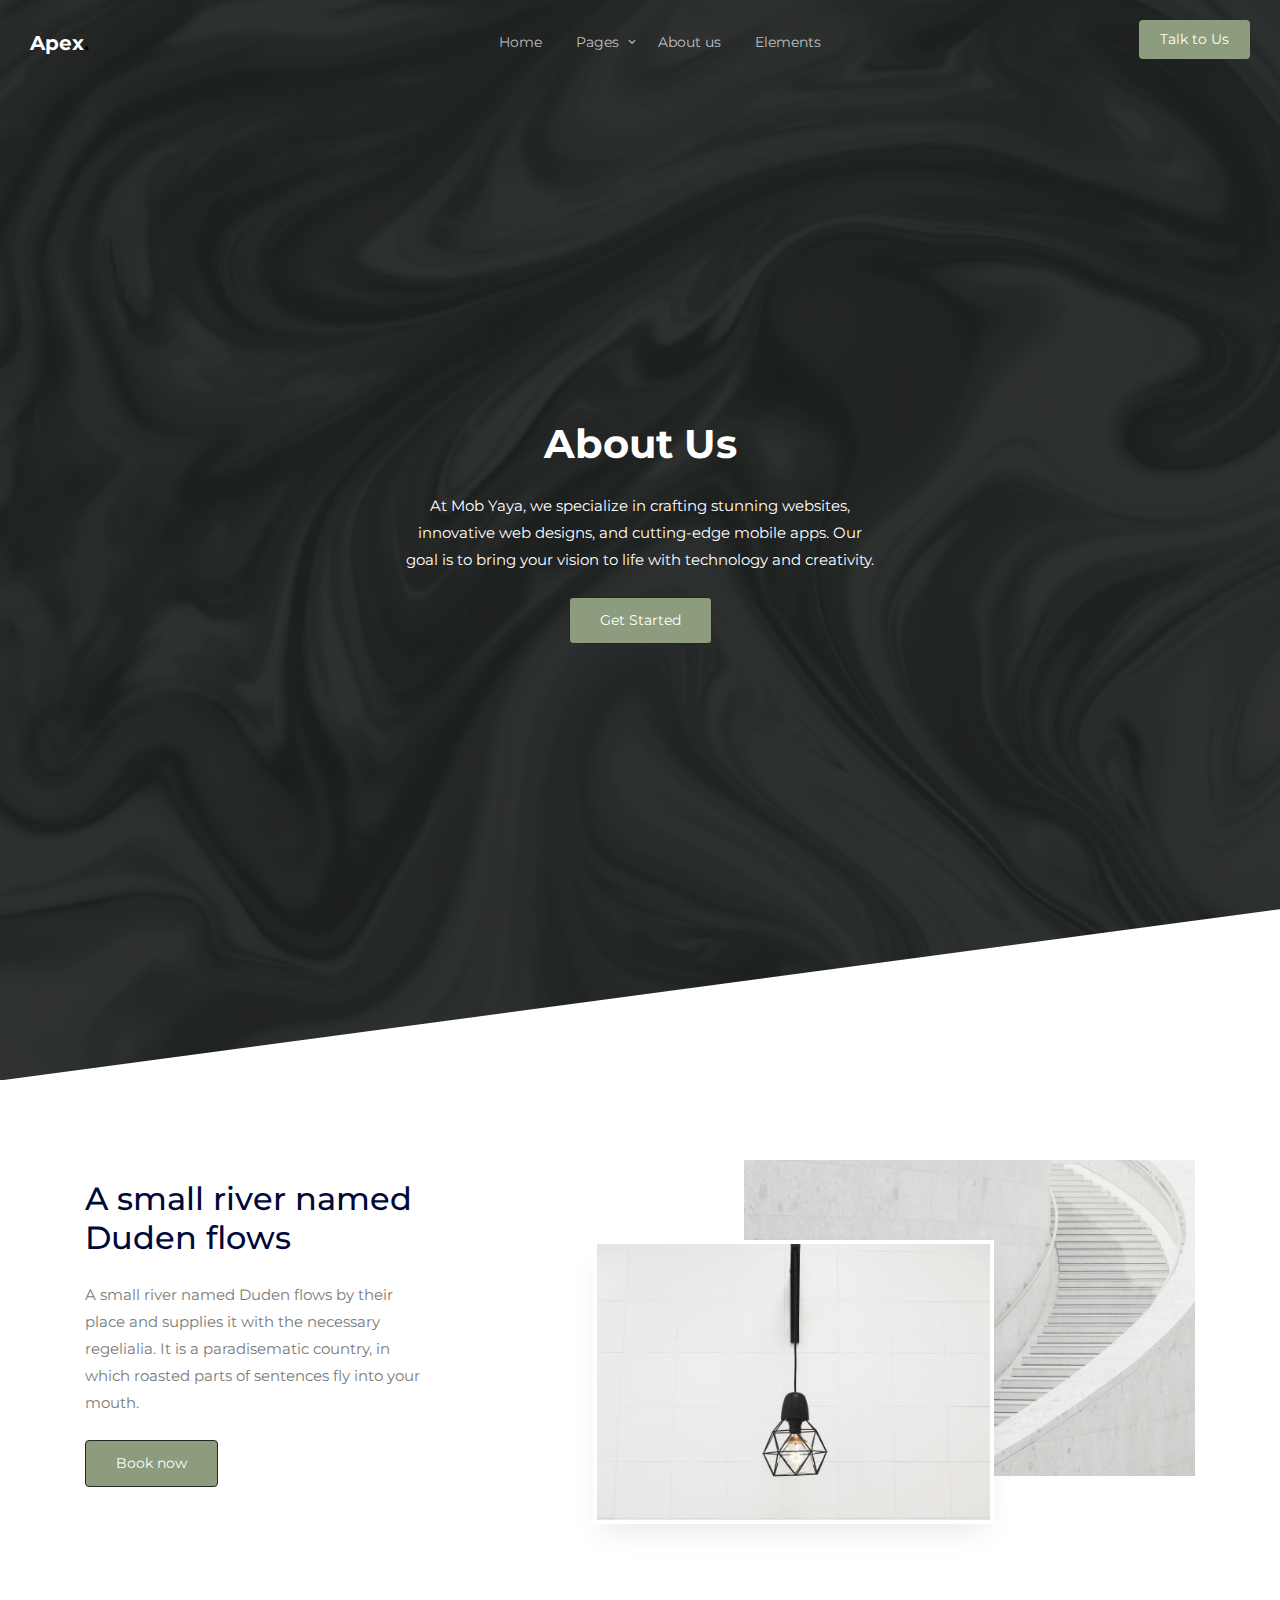
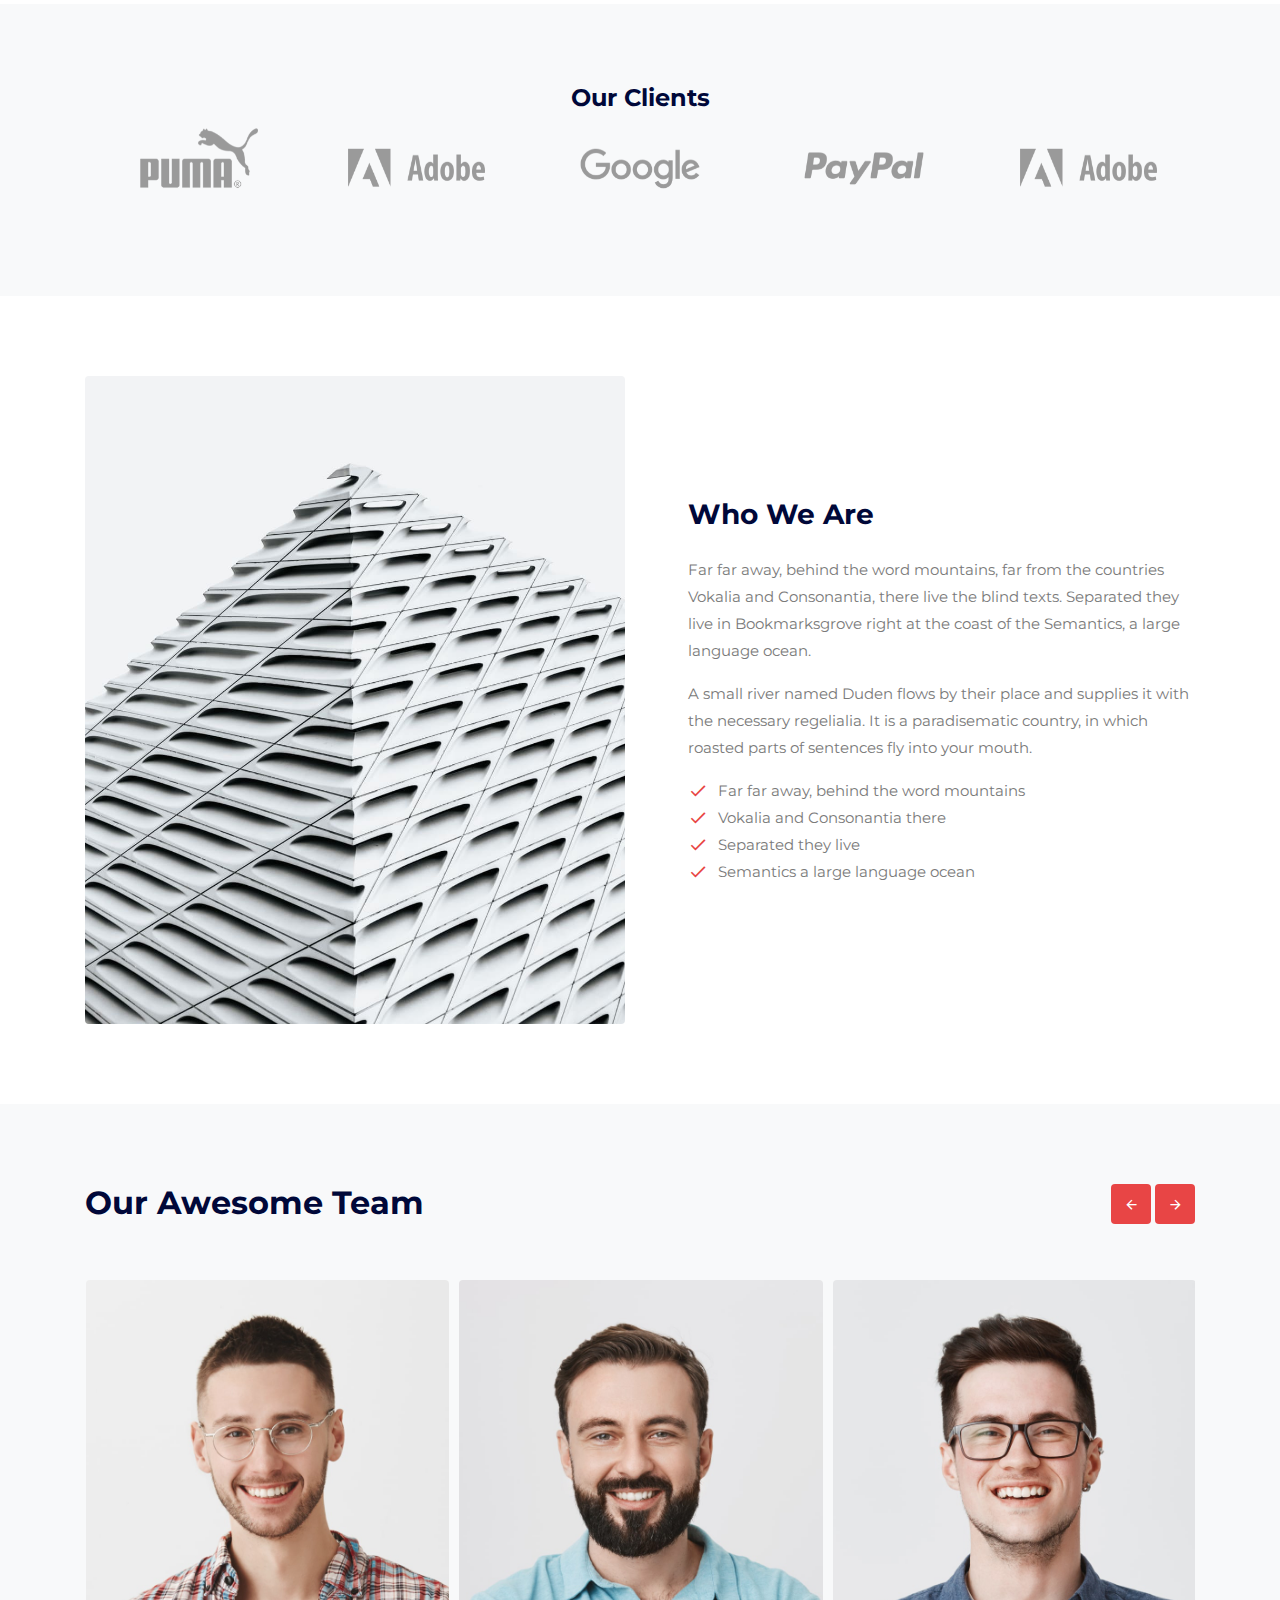
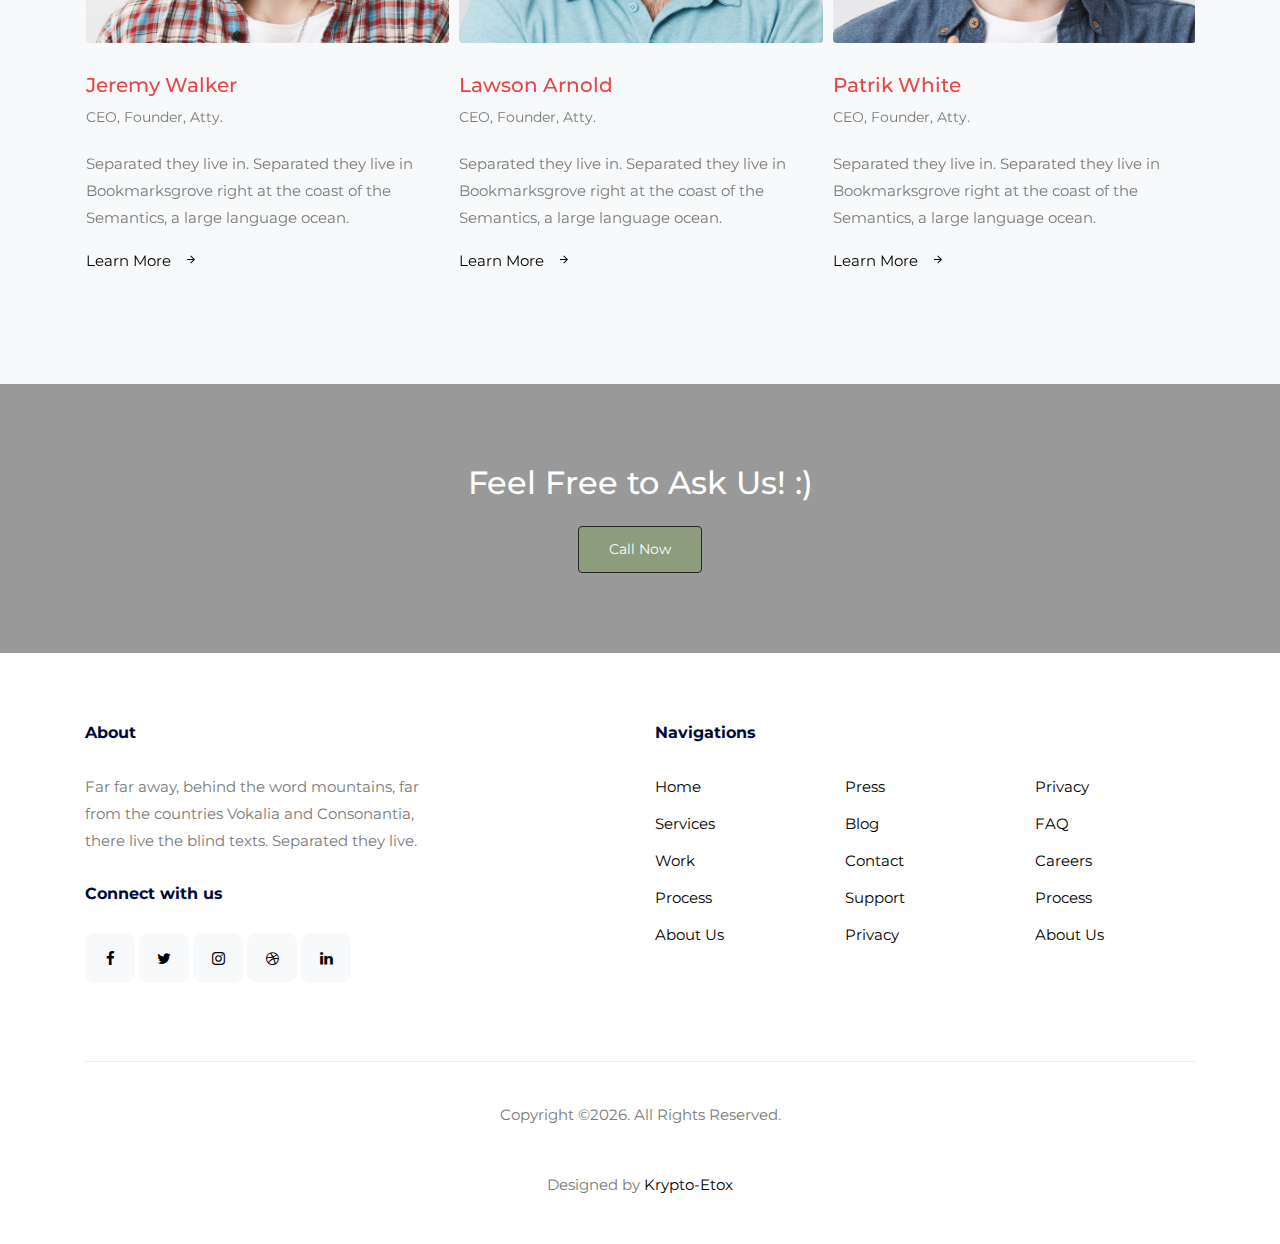
<file: about.html>
<!doctype html>
<html lang="en">
<head>
  <meta charset="utf-8">
  <meta name="viewport" content="width=device-width, initial-scale=1, shrink-to-fit=no">
  <meta name="author" content="Krypto-Etox">
  <link rel="shortcut icon" href="Hyper Cloth (y2k Logo) (1).png">

  <meta name="description" content="" />
  <meta name="keywords" content="bootstrap, bootstrap4" />


  <link href="https://fonts.googleapis.com/css2?family=Montserrat:wght@300;400;700&display=swap" rel="stylesheet">
  
  <link rel="stylesheet" href="css/bootstrap.min.css">
  <link rel="stylesheet" href="css/owl.carousel.min.css">
  <link rel="stylesheet" href="css/owl.theme.default.min.css">
  <link rel="stylesheet" href="fonts/icomoon/style.css">
  <link rel="stylesheet" href="fonts/feather/style.css">
  <link rel="stylesheet" href="fonts/flaticon/font/flaticon.css">
  <link rel="stylesheet" href="css/jquery.fancybox.min.css">
  <link rel="stylesheet" href="css/aos.css">
  <link rel="stylesheet" href="css/style.css">

  <title>Mob Yaya</title>
</head>
<body>


    <div class="site-mobile-menu site-navbar-target">
      <div class="site-mobile-menu-header">
        <div class="site-mobile-menu-close">
          <span class="icofont-close js-menu-toggle"></span>
        </div>
      </div>
      <div class="site-mobile-menu-body"></div>
    </div>
    
    <div class="container">


      <nav class="site-nav">
        <div class="logo">
          <a href="index.html" class="text-white">Apex<span class="text-black">.</span></a>
        </div>
        <div class="row align-items-center">
          
          
          <div class="col-12 col-sm-12 col-lg-12 site-navigation text-center">
            <ul class="js-clone-nav d-none d-lg-inline-block text-left site-menu">
              <li><a href="index.html">Home</a></li>
              <li class="has-children">
                <a href="#">Pages</a>
                <ul class="dropdown">
                  <li><a href="portfolio.html">Portfolio</a></li>
                  <li><a href="single.html">Single</a></li>
                  <li class="active"><a href="about.html">About</a></li>
                  <li><a href="contact.html">Contact</a></li>

                  <li class="has-children">
                    <a href="#">Menu Two</a>
                    <ul class="dropdown">
                      <li><a href="#">Sub Menu One</a></li>
                      <li><a href="#">Sub Menu Two</a></li>
                      <li><a href="#">Sub Menu Three</a></li>
                    </ul>
                  </li>
                  <li><a href="#">Menu Three</a></li>
                </ul>
              </li>
              <li><a href="about.html">About us</a></li>
              <li><a href="elements.html">Elements</a></li>
            </ul>

            <ul class="js-clone-nav d-none d-lg-inline-block text-left site-menu float-right menu-absolute">
              <li class="cta-button"><a href="contact.html" target="_blank">Talk to Us</a></li>
            </ul>

            <a href="#" class="burger light ml-auto site-menu-toggle js-menu-toggle d-block d-lg-none" data-toggle="collapse" data-target="#main-navbar">
              <span></span>
            </a>

          </div>

        </div>  
      </nav> <!-- END nav -->

    </div> <!-- END container -->


    <div class="hero-slant overlay" data-stellar-background-ratio="0.5" style="background-image: url('images/gri.png')">

      <div class="container">
        <div class="row align-items-center justify-content-center">
          <div class="col-lg-7 intro text-center">
            <h1 class="text-white font-weight-bold mb-4" data-aos="fade-up" data-aos-delay="0">About Us</h1>
            <p class="text-white mb-4" data-aos="fade-up" data-aos-delay="100">At Mob Yaya, we specialize in crafting stunning websites, innovative web designs, and cutting-edge mobile apps. Our goal is to bring your vision to life with technology and creativity.</p>
            <p data-aos="fade-up" data-aos-delay="200"><a href="#" class="btn btn-primary">Get Started</a></p>
            
          
          </div>
          
          
        </div>

        
      </div>

      <div class="slant" style="background-image: url('images/slant.svg');"></div>
    </div>

    <div class="site-section about-section ">
      <div class="container">
        <div class="row align-items-center justify-content-between">
          <div class="col-lg-4">
            <h2 class="section-title mb-4">A small river named Duden flows</h2>
            <p>A small river named Duden flows by their place and supplies it with the necessary regelialia. It is a paradisematic country, in which roasted parts of sentences fly into your mouth.</p>
            <p class="mt-4"><a href="#" class="btn btn-primary btn-md">Book now</a></p>
          </div>
          <div class="col-lg-7 pl-lg-5 position-relative ">


            <div class="section-stack">
              <div class="image-stack">
                <div class="image-stack__item image-stack__item--top">
                  <img src="images/img_h_2-min.jpg" alt="">
                </div>
                <div class="image-stack__item image-stack__item--bottom">
                  <img src="images/img_h_3-min.jpg" alt="">
                </div>
              </div>
            </div>  

          </div>
        </div>
      </div>
    </div>

    <div class="site-section bg-light">
      <div class="container">
        <div class="row justify-content-center">
          <div class="col-lg-6 text-center">
            <h4 class="font-weight-bold">Our Clients</h4>
          </div>
        </div>

        <div class="owl-logos owl-carousel">
          <div class="item">
            <img src="images/logo-puma.png" alt="Image" class="img-fluid">
          </div>
          <div class="item">
            <img src="images/logo-adobe.png" alt="Image" class="img-fluid">
          </div>
          <div class="item">
            <img src="images/logo-google.png" alt="Image" class="img-fluid">
          </div>
          <div class="item">
            <img src="images/logo-paypal.png" alt="Image" class="img-fluid">
          </div>
          <div class="item">
            <img src="images/logo-adobe.png" alt="Image" class="img-fluid">
          </div>
          <div class="item">
            <img src="images/logo-google.png" alt="Image" class="img-fluid">
          </div>
          

        </div>
        
            
      </div>
      
    </div>
        

    <div class="site-section">
      <div class="container">
        <div class="row align-items-center">
          <div class="col-lg-6">
            <img src="images/img_v_2-min.jpg" alt="image" class="img-fluid rounded">
          </div>
          <div class="col-lg-6 pl-lg-5">
            <h3 class="mb-4 font-weight-bold">Who We Are</h3>
            <p>Far far away, behind the word mountains, far from the countries Vokalia and Consonantia, there live the blind texts. Separated they live in Bookmarksgrove right at the coast of the Semantics, a large language ocean.</p>

<p>A small river named Duden flows by their place and supplies it with the necessary regelialia. It is a paradisematic country, in which roasted parts of sentences fly into your mouth. </p>
            <ul class="list-check list-unstyled primary">
              <li>Far far away, behind the word mountains</li>
              <li>Vokalia and Consonantia there</li>
              <li>Separated they live</li>
              <li>Semantics a large language ocean</li>
            </ul>
          </div>
        </div>
      </div>
    </div>

    <div class="site-section slider-team-wrap bg-light">
      <div class="container">

        <div class="row mb-5 align-items-center">
          <div class="col-md-6">
            <h2 class="font-weight-bold">Our Awesome Team</h2>
          </div>
          <div class="col-md-6 text-left text-md-right">
            <div class="slider-nav">
              <a href="#" class="js-prev js-custom-prev-v2"><span class="icon-arrow_back"></span></a>
              <a href="#" class="js-next js-custom-next-v2"><span class="icon-arrow_forward"></span></a>

            </div> <!-- /.slider-nav -->
          </div>
        </div>

        <div class="slider-team owl-carousel no-nav owl-3-slider">
          <div class="team">
            <div class="pic">
              <img src="images/person_1-min.jpg" alt="Image" class="img-fluid">
            </div>
            <h3 clas><a href="#"><span class="">Jeremy</span> Walker</a></h3>
            <span class="d-block position">CEO, Founder, Atty.</span>
            <p>Separated they live in.
            Separated they live in Bookmarksgrove right at the coast of the Semantics, a large language ocean.</p>
            <p class="mb-0"><a href="#" class="more dark">Learn More <span class="icon-arrow_forward"></span></a></p>
          </div>
          <div class="team">
            <div class="pic">
              <img src="images/person_2-min.jpg" alt="Image" class="img-fluid">
            </div>
            <h3 clas><a href="#"><span class="">Lawson</span> Arnold</a></h3>
            <span class="d-block position">CEO, Founder, Atty.</span>
            <p>Separated they live in.
            Separated they live in Bookmarksgrove right at the coast of the Semantics, a large language ocean.</p>
            <p class="mb-0"><a href="#" class="more dark">Learn More <span class="icon-arrow_forward"></span></a></p>
          </div>

          <div class="team">
            <div class="pic">
              <img src="images/person_3-min.jpg" alt="Image" class="img-fluid">
            </div>
            <h3 clas><a href="#"><span class="">Patrik</span> White</a></h3>
            <span class="d-block position">CEO, Founder, Atty.</span>
            <p>Separated they live in.
            Separated they live in Bookmarksgrove right at the coast of the Semantics, a large language ocean.</p>
            <p class="mb-0"><a href="#" class="more dark">Learn More <span class="icon-arrow_forward"></span></a></p>
          </div>

          <div class="team">
            <div class="pic">
              <img src="images/person_4-min.jpg" alt="Image" class="img-fluid">
            </div>
            <h3 clas><a href="#"><span class="">Kathryn</span> Ryan</a></h3>
            <span class="d-block position">CEO, Founder, Atty.</span>
            <p>Separated they live in.
            Separated they live in Bookmarksgrove right at the coast of the Semantics, a large language ocean.</p>
            <p class="mb-0"><a href="#" class="more dark">Learn More <span class="icon-arrow_forward"></span></a></p>
          </div>

        </div>
      </div> <!-- /.container -->
    </div> 
        
    
    <div class="site-section overlay site-cover-2" style="background-image: url('images/img_v_3-min.jpg')">
      <div class="container">
        <div class="row">
          <div class="col-lg-7 mx-auto text-center">
            <h2 class="text-white mb-4">Feel Free to Ask Us! :)</h2>
            <p class="mb-0"><a href="contact.html" rel="noopener" class="btn btn-primary">Call Now</a></p>
          </div>
        </div>
      </div>
    </div>

     <div class="site-footer">
      <div class="container">
        <div class="row justify-content-between">
          <div class="col-lg-4">
            <div class="widget">
              <h3>About</h3>
              <p>Far far away, behind the word mountains, far from the countries Vokalia and Consonantia, there live the blind texts. Separated they live.</p>
            </div>
            <div class="widget">
              <h3>Connect with us</h3>
              <ul class="social list-unstyled">
                <li><a href="#"><span class="icon-facebook"></span></a></li>
                <li><a href="#"><span class="icon-twitter"></span></a></li>
                <li><a href="#"><span class="icon-instagram"></span></a></li>
                <li><a href="#"><span class="icon-dribbble"></span></a></li>
                <li><a href="#"><span class="icon-linkedin"></span></a></li>
              </ul>
            </div>
          </div>
          <div class="col-lg-6">
            <div class="row">
              <div class="col-12">
                <div class="widget">
                  <h3>Navigations</h3>
                </div>
              </div>
              <div class="col-6 col-sm-6 col-md-4">
                <div class="widget">
                  <ul class="links list-unstyled">
                    <li><a href="#">Home</a></li>
                    <li><a href="#">Services</a></li>
                    <li><a href="#">Work</a></li>
                    <li><a href="#">Process</a></li>
                    <li><a href="#">About Us</a></li>
                  </ul>
                </div>
              </div>
              <div class="col-6 col-sm-6 col-md-4">
                <div class="widget">
                  <ul class="links list-unstyled">
                    <li><a href="#">Press</a></li>
                    <li><a href="#">Blog</a></li>
                    <li><a href="#">Contact</a></li>
                    <li><a href="#">Support</a></li>
                    <li><a href="#">Privacy</a></li>
                  </ul>
                </div>
              </div>
              <div class="col-6 col-sm-6 col-md-4">
                <div class="widget">
                  <ul class="links list-unstyled">
                    <li><a href="#">Privacy</a></li>
                    <li><a href="#">FAQ</a></li>
                    <li><a href="#">Careers</a></li>
                    <li><a href="#">Process</a></li>
                    <li><a href="#">About Us</a></li>
                  </ul>
                </div>
              </div>
            </div>
          </div>
        </div>

        <div class="row justify-content-center text-center copyright">
          <div class="col-md-8">
            <p>Copyright &copy;<script>document.write(new Date().getFullYear());</script>. All Rights Reserved. </a> 
            </p> </br> 
            <p> Designed by <a href="https://github.com/Krypto-etox">Krypto-Etox</a> </p>
          </div>
        </div>
      </div>
    </div>
    

    <div id="overlayer"></div>
    <div class="loader">
      <div class="spinner-border" role="status">
        <span class="sr-only">Loading...</span>
      </div>
    </div>

    <script src="js/jquery-3.5.1.min.js"></script>
    <script src="js/jquery-migrate-3.0.0.min.js"></script>
    <script src="js/popper.min.js"></script>
    <script src="js/bootstrap.min.js"></script>
    <script src="js/owl.carousel.min.js"></script>
    <script src="js/aos.js"></script>
    <script src="js/imagesloaded.pkgd.js"></script>
    <script src="js/isotope.pkgd.min.js"></script>
    <script src="js/jquery.animateNumber.min.js"></script>
    <script src="js/jquery.stellar.min.js"></script>
    <script src="js/jquery.waypoints.min.js"></script>
    <script src="js/jquery.fancybox.min.js"></script>
    <script src="js/custom.js"></script>

    
  </body>
  </html>
</file>
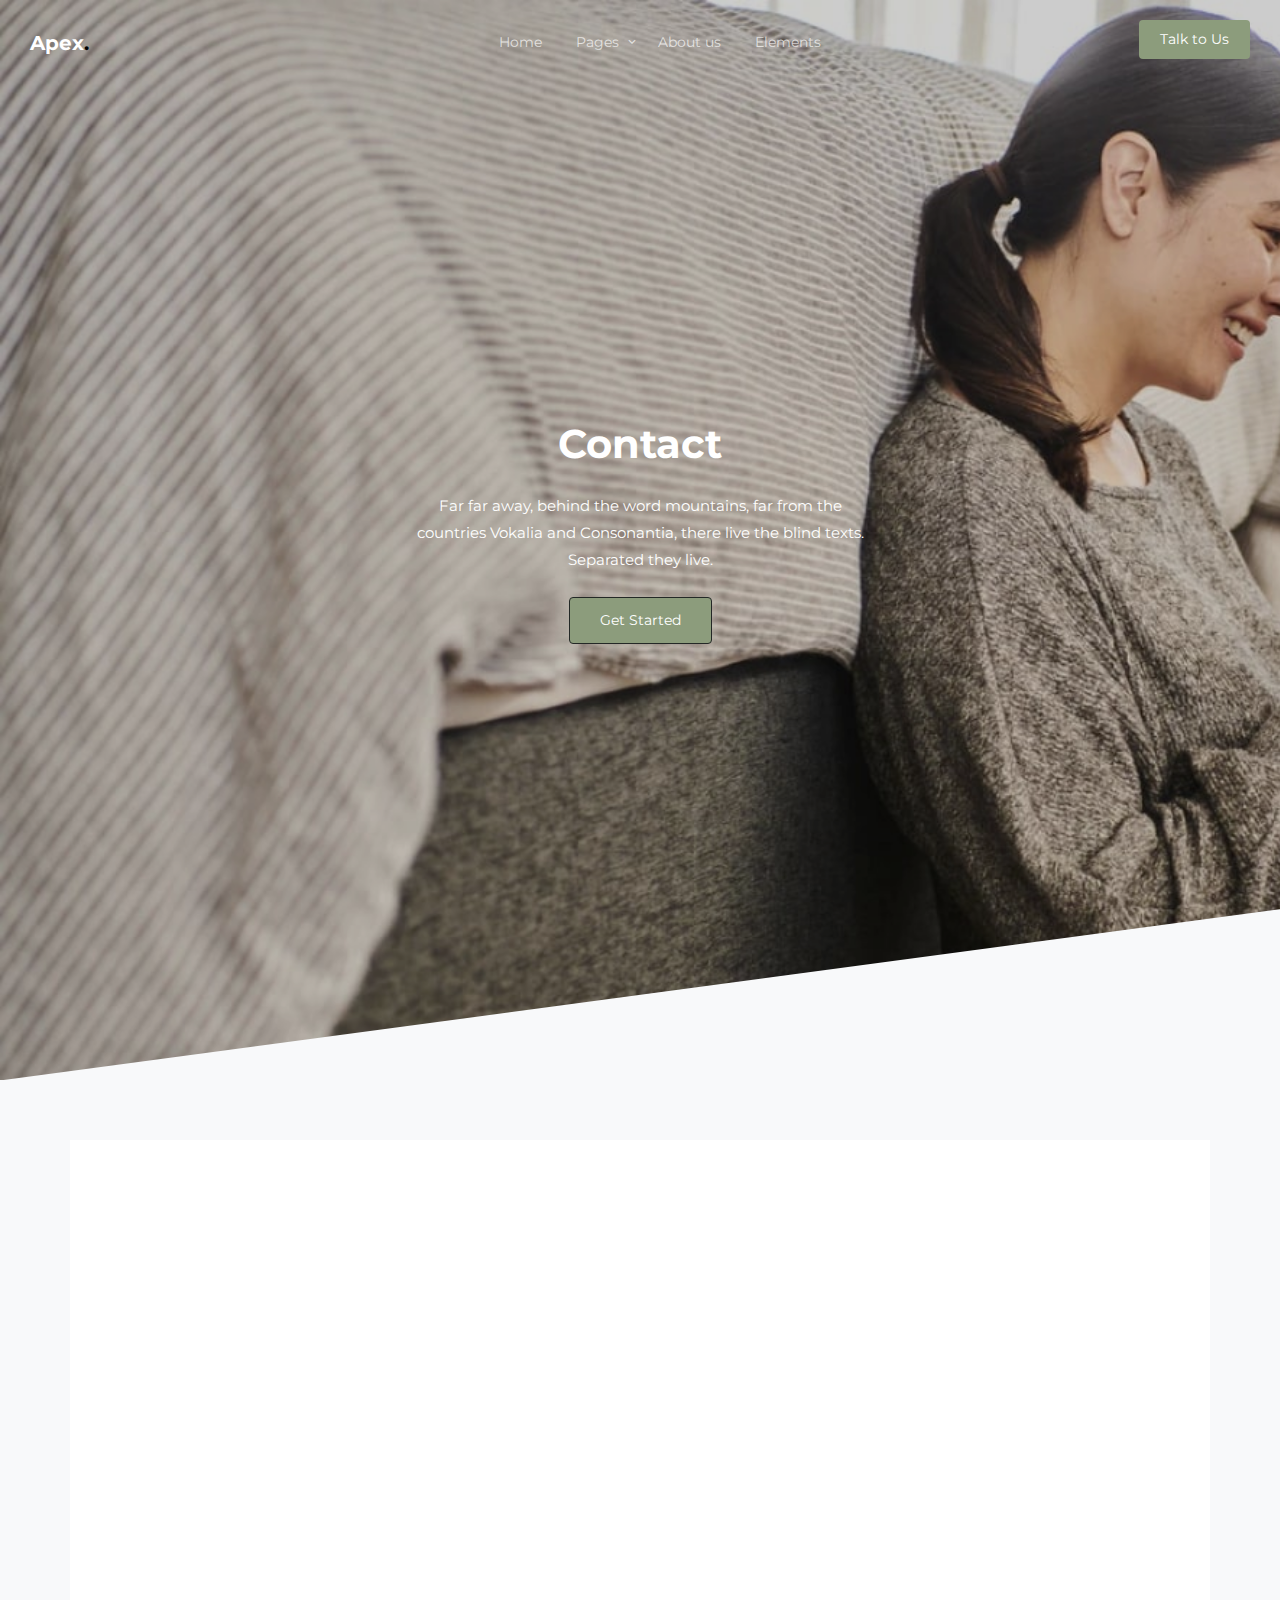
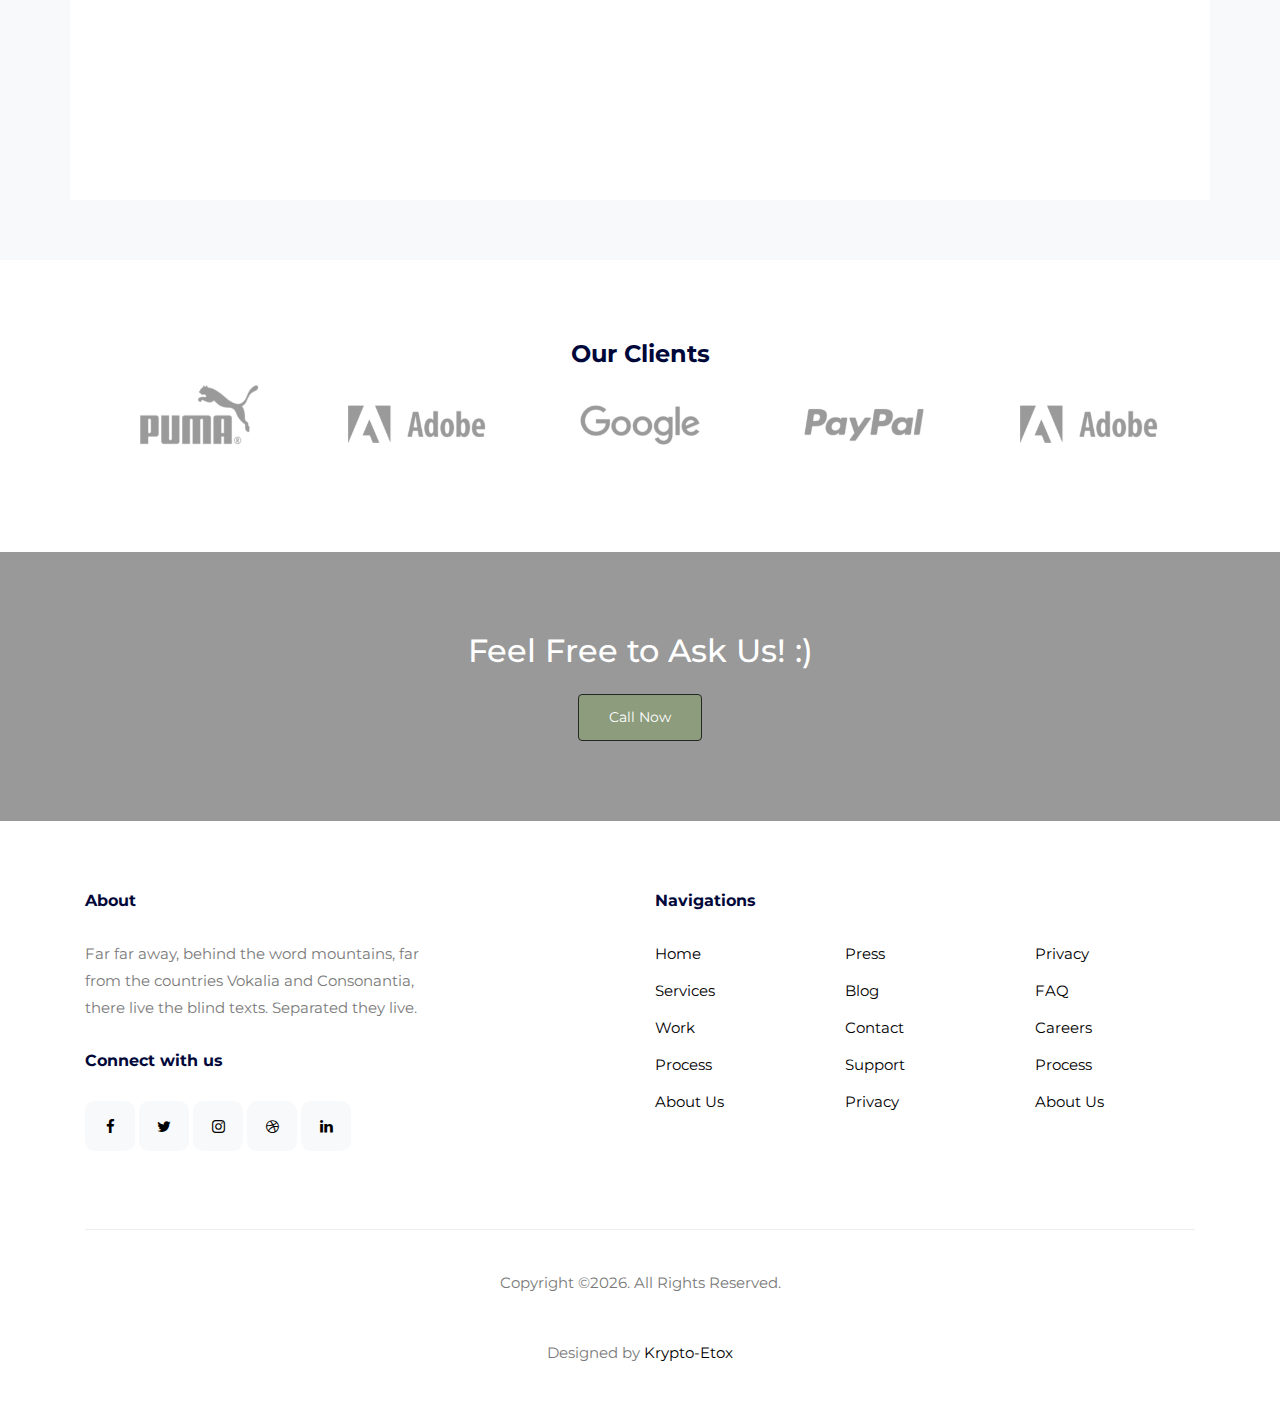
<file: contact.html>
<!doctype html>
<html lang="en">
<head>
  <meta charset="utf-8">
  <meta name="viewport" content="width=device-width, initial-scale=1, shrink-to-fit=no">
  <meta name="author" content="Krypto-Etox">
  <link rel="shortcut icon" href="Mob Yaya (2).png">

  <meta name="description" content="" />
  <meta name="keywords" content="bootstrap, bootstrap4" />


  <link href="https://fonts.googleapis.com/css2?family=Montserrat:wght@300;400;700&display=swap" rel="stylesheet">
  
  <link rel="stylesheet" href="css/bootstrap.min.css">
  <link rel="stylesheet" href="css/owl.carousel.min.css">
  <link rel="stylesheet" href="css/owl.theme.default.min.css">
  <link rel="stylesheet" href="fonts/icomoon/style.css">
  <link rel="stylesheet" href="fonts/feather/style.css">
  <link rel="stylesheet" href="fonts/flaticon/font/flaticon.css">
  <link rel="stylesheet" href="css/jquery.fancybox.min.css">
  <link rel="stylesheet" href="css/aos.css">
  <link rel="stylesheet" href="css/style.css">

  <title>Mob Yaya</title>
</head>
<body>


    <div class="site-mobile-menu site-navbar-target">
      <div class="site-mobile-menu-header">
        <div class="site-mobile-menu-close">
          <span class="icofont-close js-menu-toggle"></span>
        </div>
      </div>
      <div class="site-mobile-menu-body"></div>
    </div>
    
    <div class="container">


      <nav class="site-nav">
        <div class="logo">
          <a href="index.html" class="text-white">Apex<span class="text-black">.</span></a>
        </div>
        <div class="row align-items-center">
          
          
          <div class="col-12 col-sm-12 col-lg-12 site-navigation text-center">
            <ul class="js-clone-nav d-none d-lg-inline-block text-left site-menu">
              <li><a href="index.html">Home</a></li>
              <li class="has-children">
                <a href="#">Pages</a>
                <ul class="dropdown">
                  <li><a href="portfolio.html">Portfolio</a></li>
                  <li><a href="single.html">Single</a></li>
                  <li><a href="about.html">About</a></li>
                  <li class="active"><a href="contact.html">Contact</a></li>

                  <li class="has-children">
                    <a href="#">Menu Two</a>
                    <ul class="dropdown">
                      <li><a href="#">Sub Menu One</a></li>
                      <li><a href="#">Sub Menu Two</a></li>
                      <li><a href="#">Sub Menu Three</a></li>
                    </ul>
                  </li>
                  <li><a href="#">Menu Three</a></li>
                </ul>
              </li>
              <li><a href="about.html">About us</a></li>
              <li><a href="elements.html">Elements</a></li>
            </ul>

            <ul class="js-clone-nav d-none d-lg-inline-block text-left site-menu float-right menu-absolute">
              <li class="cta-button"><a href="contact.html" target="_blank">Talk to Us</a></li>
            </ul>

            <a href="#" class="burger light ml-auto site-menu-toggle js-menu-toggle d-block d-lg-none" data-toggle="collapse" data-target="#main-navbar">
              <span></span>
            </a>

          </div>

        </div>  
      </nav> <!-- END nav -->

    </div> <!-- END container -->


    <div class="hero-slant overlay" data-stellar-background-ratio="0.5" style="background-image: url('images/hero-min.jpg')">

      <div class="container">
        <div class="row align-items-center justify-content-center">
          <div class="col-lg-7 intro text-center">
            <h1 class="text-white font-weight-bold mb-4" data-aos="fade-up" data-aos-delay="0">Contact</h1>
            <p class="text-white mb-4" data-aos="fade-up" data-aos-delay="100">Far far away, behind the word mountains, far from the countries Vokalia and Consonantia, there live the blind texts. Separated they live.</p>
            <p data-aos="fade-up" data-aos-delay="200"><a href="#" class="btn btn-primary">Get Started</a></p>
            
          
          </div>
          
          
        </div>

        
      </div>

      <div class="slant" style="background-image: url('images/slant-grey.svg');"></div>
    </div>

    <div class="section-grey bg-light">
      <div class="container bg-white p-5">

        <div class="block">
          <div class="row justify-content-center">


            <div class="col-md-12 col-lg-12 pb-4" data-aos="fade-up" data-aos-delay="200">


              <div class="row">
                <div class="col-lg-4">
                  <div  class="service-2 no-shadow link horizontal d-flex active" data-aos="fade-left" data-aos-delay="0">
                    <div class="service-icon color-1 mb-4">
                      <svg xmlns="http://www.w3.org/2000/svg" width="16" height="16" fill="currentColor" class="bi bi-geo-alt-fill" viewBox="0 0 16 16">
                        <path d="M8 16s6-5.686 6-10A6 6 0 0 0 2 6c0 4.314 6 10 6 10zm0-7a3 3 0 1 1 0-6 3 3 0 0 1 0 6z"/>
                      </svg>
                    </div> <!-- /.icon -->
                    <div class="service-contents">
                      <p>43 Raymouth Rd. Baltemoer, London 3910</p>
                    </div> <!-- /.service-contents-->
                  </div> <!-- /.service -->
                </div>

                <div class="col-lg-4">
                  <div  class="service-2 no-shadow link horizontal d-flex active" data-aos="fade-left" data-aos-delay="0">
                    <div class="service-icon color-1 mb-4">
                      <svg xmlns="http://www.w3.org/2000/svg" width="16" height="16" fill="currentColor" class="bi bi-envelope-fill" viewBox="0 0 16 16">
                        <path d="M.05 3.555A2 2 0 0 1 2 2h12a2 2 0 0 1 1.95 1.555L8 8.414.05 3.555zM0 4.697v7.104l5.803-3.558L0 4.697zM6.761 8.83l-6.57 4.027A2 2 0 0 0 2 14h12a2 2 0 0 0 1.808-1.144l-6.57-4.027L8 9.586l-1.239-.757zm3.436-.586L16 11.801V4.697l-5.803 3.546z"/>
                      </svg>
                    </div> <!-- /.icon -->
                    <div class="service-contents">
                      <p>info@yourdomain.com</p>
                    </div> <!-- /.service-contents-->
                  </div> <!-- /.service -->
                </div>

                <div class="col-lg-4">
                  <div  class="service-2 no-shadow link horizontal d-flex active" data-aos="fade-left" data-aos-delay="0">
                    <div class="service-icon color-1 mb-4">
                      <svg xmlns="http://www.w3.org/2000/svg" width="16" height="16" fill="currentColor" class="bi bi-telephone-fill" viewBox="0 0 16 16">
                        <path fill-rule="evenodd" d="M1.885.511a1.745 1.745 0 0 1 2.61.163L6.29 2.98c.329.423.445.974.315 1.494l-.547 2.19a.678.678 0 0 0 .178.643l2.457 2.457a.678.678 0 0 0 .644.178l2.189-.547a1.745 1.745 0 0 1 1.494.315l2.306 1.794c.829.645.905 1.87.163 2.611l-1.034 1.034c-.74.74-1.846 1.065-2.877.702a18.634 18.634 0 0 1-7.01-4.42 18.634 18.634 0 0 1-4.42-7.009c-.362-1.03-.037-2.137.703-2.877L1.885.511z"/>
                      </svg>
                    </div> <!-- /.icon -->
                    <div class="service-contents">
                      <p>+1 294 3925 3939</p>
                    </div> <!-- /.service-contents-->
                  </div> <!-- /.service -->
                </div>
              </div>

              <form>
                <div class="row">
                  <div class="col-6">
                    <div class="form-group">
                      <label class="text-black" for="fname">First name</label>
                      <input type="text" class="form-control" id="fname">
                    </div>
                  </div>
                  <div class="col-6">
                    <div class="form-group">
                      <label class="text-black" for="lname">Last name</label>
                      <input type="text" class="form-control" id="lname">
                    </div>
                  </div>
                </div>
                <div class="form-group">
                  <label class="text-black" for="email">Email address</label>
                  <input type="email" class="form-control" id="email">
                </div>

                <div class="form-group">
                  <label class="text-black" for="message">Message</label>
                  <textarea name="" class="form-control" id="message" cols="30" rows="5"></textarea>
                </div>

                <button type="submit" class="btn btn-primary-hover-outline">Send Message</button>
              </form>

            </div>





          </div>

        </div>

      </div>


    </div>

    <div class="site-section">
      <div class="container">
        <div class="row justify-content-center">
          <div class="col-lg-6 text-center">
            <h4 class="font-weight-bold">Our Clients</h4>
          </div>
        </div>

        <div class="owl-logos owl-carousel">
          <div class="item">
            <img src="images/logo-puma.png" alt="Image" class="img-fluid">
          </div>
          <div class="item">
            <img src="images/logo-adobe.png" alt="Image" class="img-fluid">
          </div>
          <div class="item">
            <img src="images/logo-google.png" alt="Image" class="img-fluid">
          </div>
          <div class="item">
            <img src="images/logo-paypal.png" alt="Image" class="img-fluid">
          </div>
          <div class="item">
            <img src="images/logo-adobe.png" alt="Image" class="img-fluid">
          </div>
          <div class="item">
            <img src="images/logo-google.png" alt="Image" class="img-fluid">
          </div>
          

        </div>
        
            
      </div>
      
    </div>
        
    
    <div class="site-section overlay site-cover-2" style="background-image: url('images/img_v_3-min.jpg')">
      <div class="container">
        <div class="row">
          <div class="col-lg-7 mx-auto text-center">
            <h2 class="text-white mb-4">Feel Free to Ask Us! :)</h2>
            <p class="mb-0"><a href="contact.html" rel="noopener" class="btn btn-primary">Call Now</a></p>
          </div>
        </div>
      </div>
    </div>

     <div class="site-footer">
      <div class="container">
        <div class="row justify-content-between">
          <div class="col-lg-4">
            <div class="widget">
              <h3>About</h3>
              <p>Far far away, behind the word mountains, far from the countries Vokalia and Consonantia, there live the blind texts. Separated they live.</p>
            </div>
            <div class="widget">
              <h3>Connect with us</h3>
              <ul class="social list-unstyled">
                <li><a href="#"><span class="icon-facebook"></span></a></li>
                <li><a href="#"><span class="icon-twitter"></span></a></li>
                <li><a href="#"><span class="icon-instagram"></span></a></li>
                <li><a href="#"><span class="icon-dribbble"></span></a></li>
                <li><a href="#"><span class="icon-linkedin"></span></a></li>
              </ul>
            </div>
          </div>
          <div class="col-lg-6">
            <div class="row">
              <div class="col-12">
                <div class="widget">
                  <h3>Navigations</h3>
                </div>
              </div>
              <div class="col-6 col-sm-6 col-md-4">
                <div class="widget">
                  <ul class="links list-unstyled">
                    <li><a href="#">Home</a></li>
                    <li><a href="#">Services</a></li>
                    <li><a href="#">Work</a></li>
                    <li><a href="#">Process</a></li>
                    <li><a href="#">About Us</a></li>
                  </ul>
                </div>
              </div>
              <div class="col-6 col-sm-6 col-md-4">
                <div class="widget">
                  <ul class="links list-unstyled">
                    <li><a href="#">Press</a></li>
                    <li><a href="#">Blog</a></li>
                    <li><a href="#">Contact</a></li>
                    <li><a href="#">Support</a></li>
                    <li><a href="#">Privacy</a></li>
                  </ul>
                </div>
              </div>
              <div class="col-6 col-sm-6 col-md-4">
                <div class="widget">
                  <ul class="links list-unstyled">
                    <li><a href="#">Privacy</a></li>
                    <li><a href="#">FAQ</a></li>
                    <li><a href="#">Careers</a></li>
                    <li><a href="#">Process</a></li>
                    <li><a href="#">About Us</a></li>
                  </ul>
                </div>
              </div>
            </div>
          </div>
        </div>

        <div class="row justify-content-center text-center copyright">
          <div class="col-md-8">
            <p>Copyright &copy;<script>document.write(new Date().getFullYear());</script>. All Rights Reserved. </a> 
            </p> </br> 
            <p> Designed by <a href="https://github.com/Krypto-etox">Krypto-Etox</a> </p>
          </div>
        </div>
      </div>
    </div>
    

    <div id="overlayer"></div>
    <div class="loader">
      <div class="spinner-border" role="status">
        <span class="sr-only">Loading...</span>
      </div>
    </div>

    <script src="js/jquery-3.5.1.min.js"></script>
    <script src="js/jquery-migrate-3.0.0.min.js"></script>
    <script src="js/popper.min.js"></script>
    <script src="js/bootstrap.min.js"></script>
    <script src="js/owl.carousel.min.js"></script>
    <script src="js/aos.js"></script>
    <script src="js/imagesloaded.pkgd.js"></script>
    <script src="js/isotope.pkgd.min.js"></script>
    <script src="js/jquery.animateNumber.min.js"></script>
    <script src="js/jquery.stellar.min.js"></script>
    <script src="js/jquery.waypoints.min.js"></script>
    <script src="js/jquery.fancybox.min.js"></script>
    <script src="js/custom.js"></script>

    
  </body>
  </html>
</file>
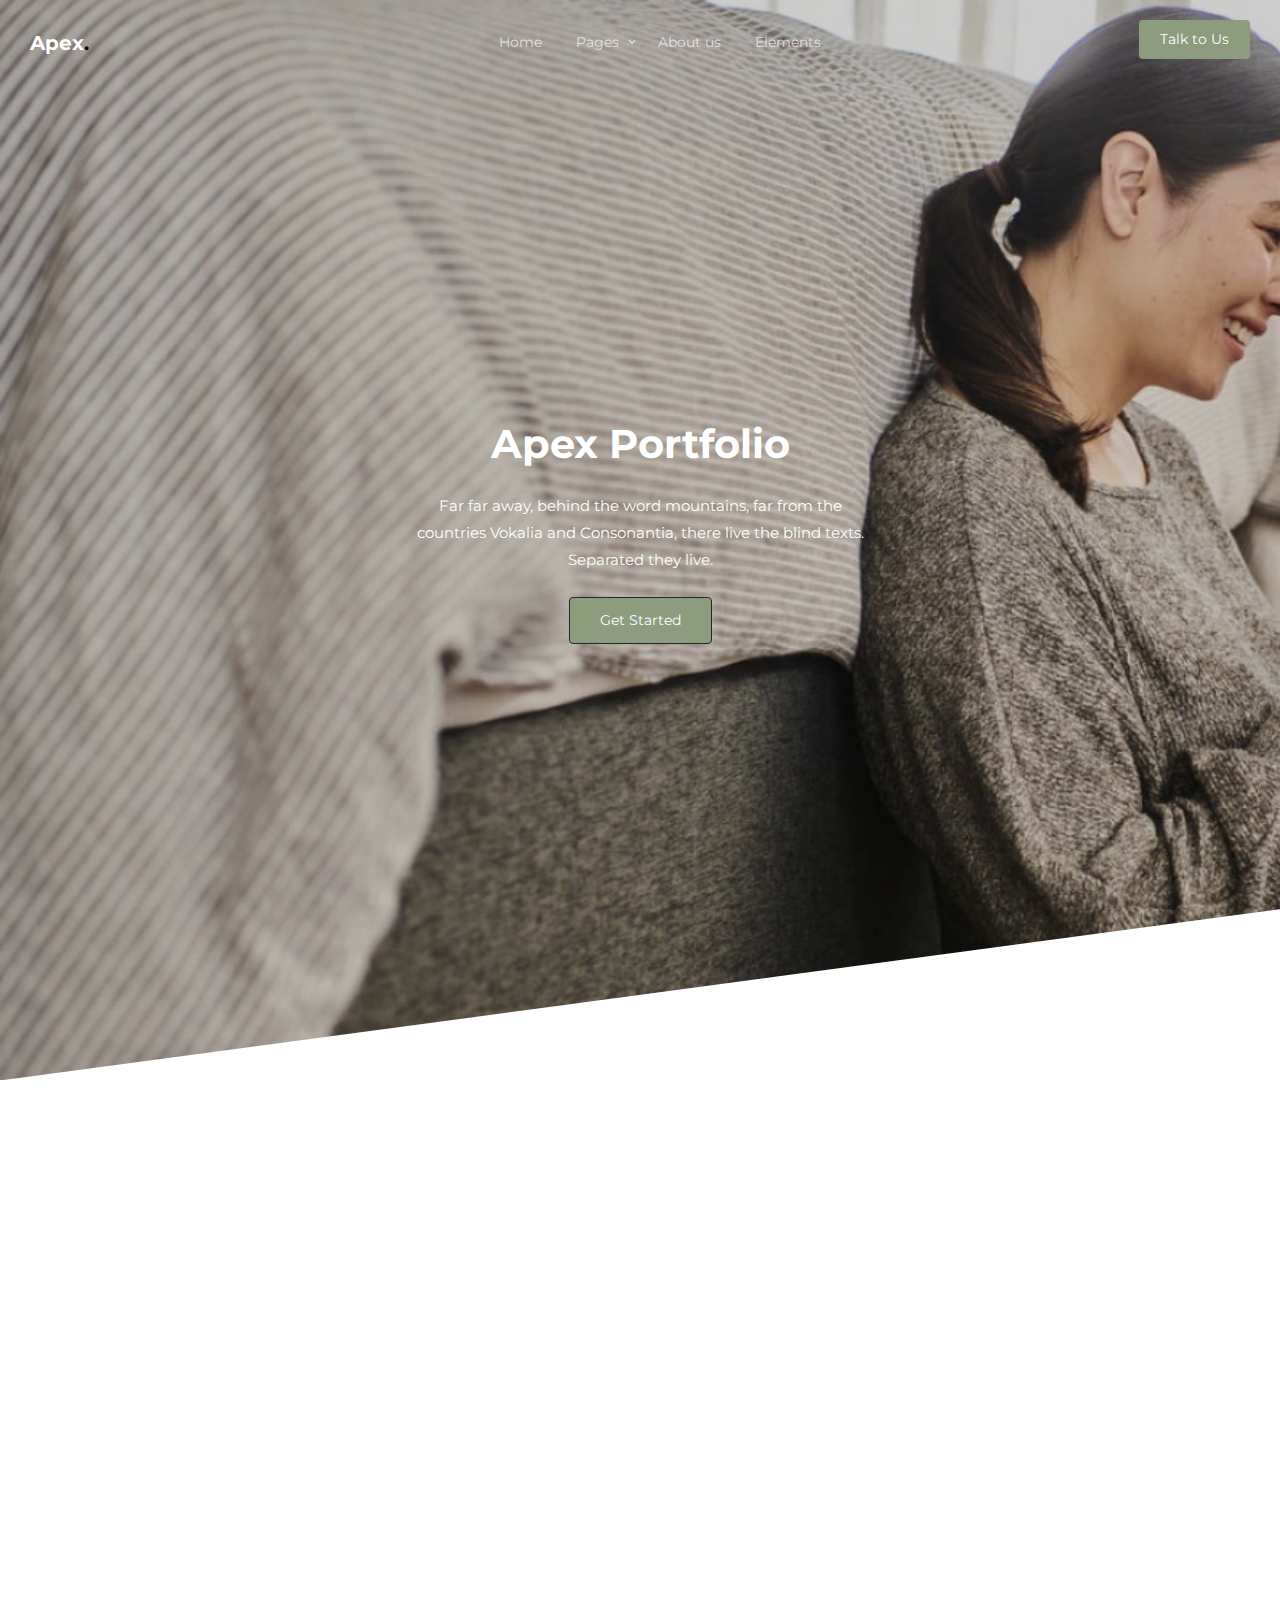
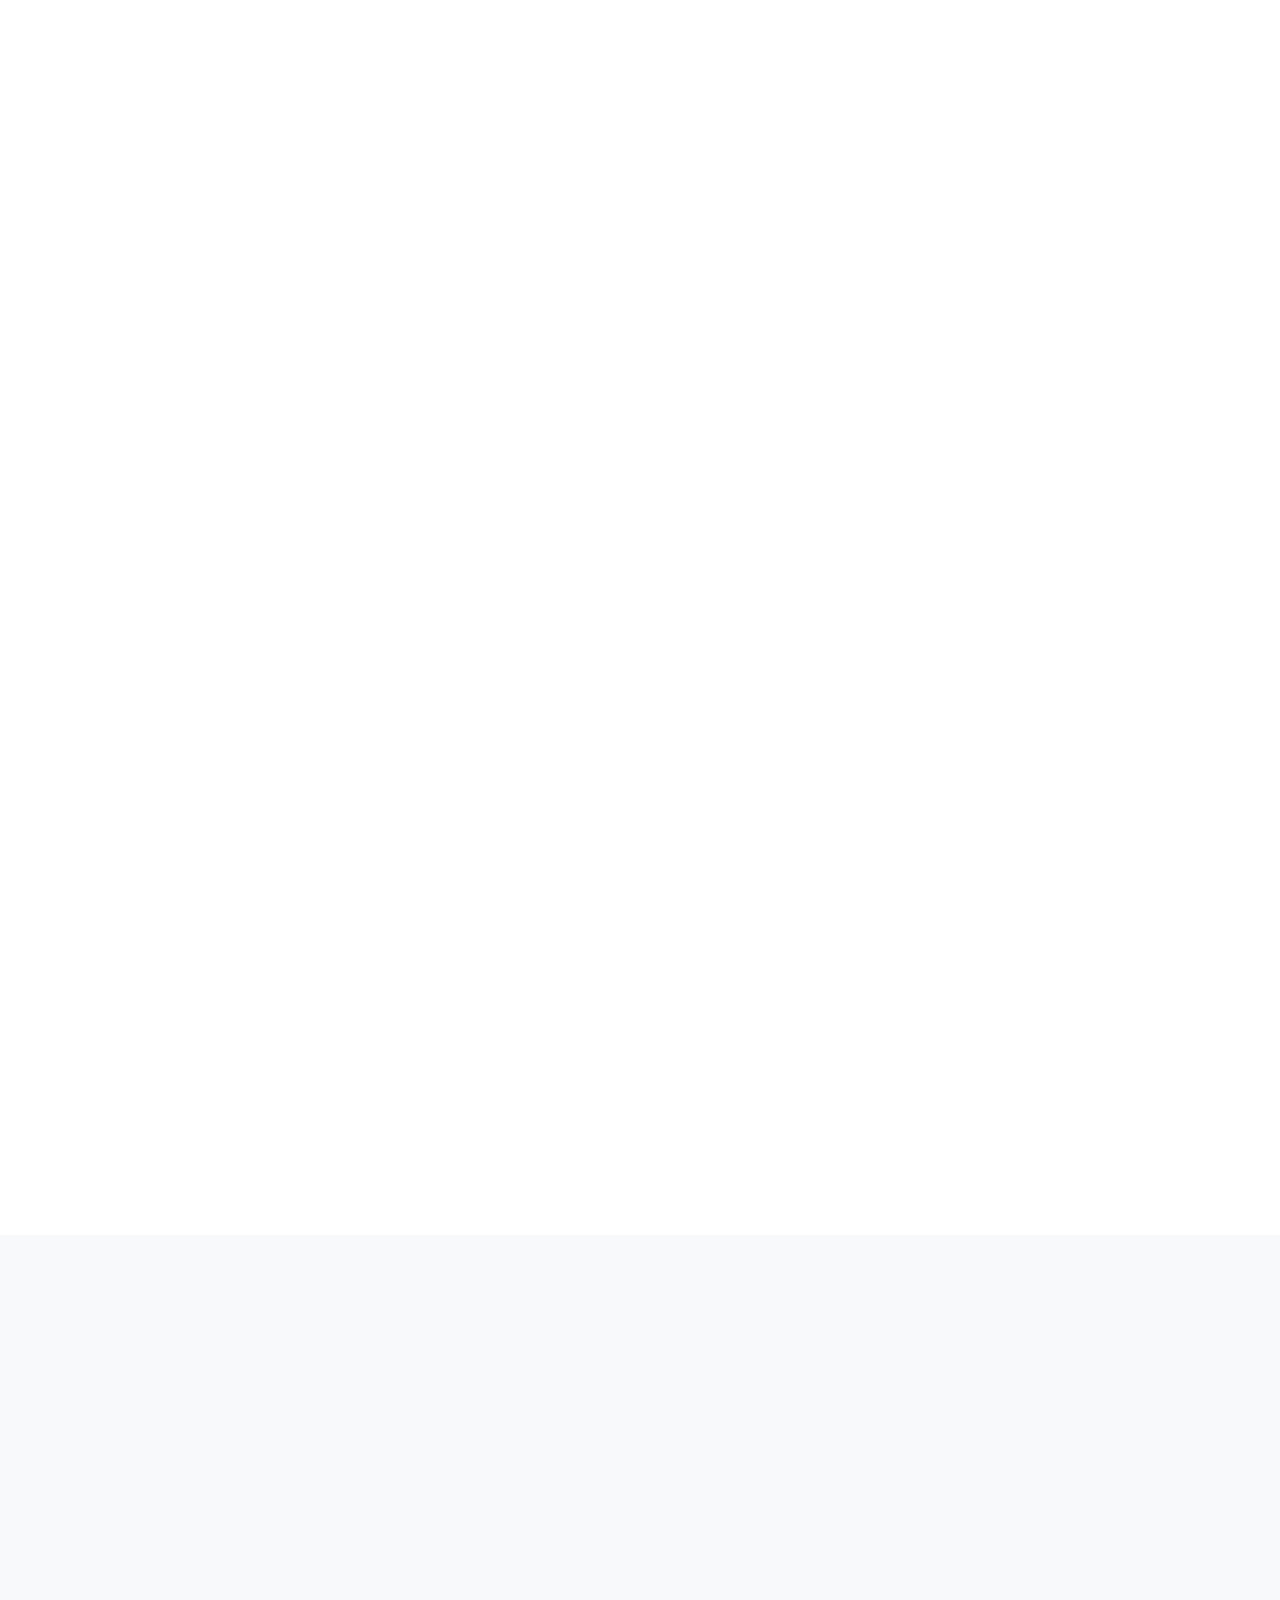
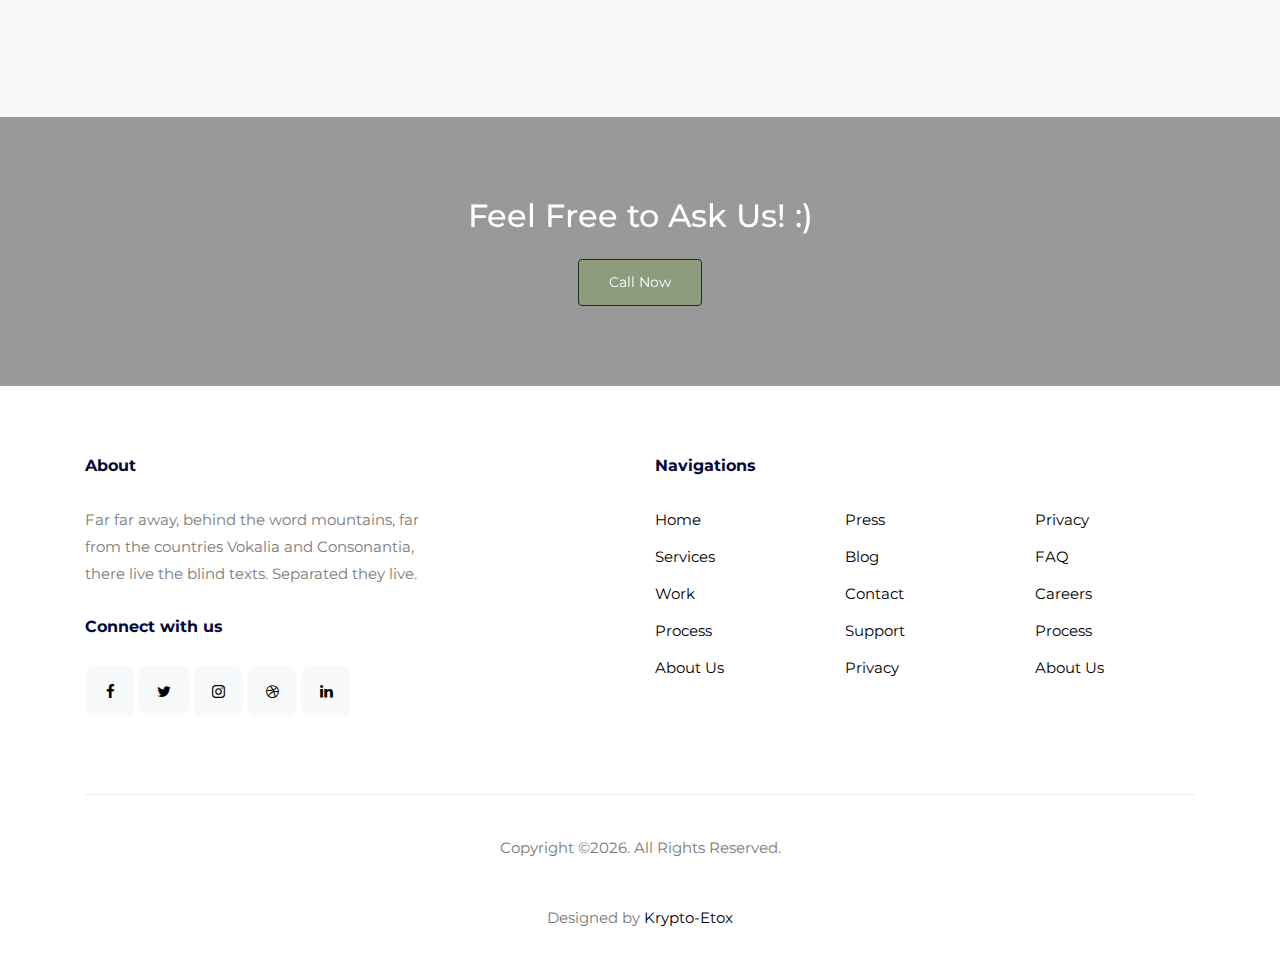
<file: portfolio.html>
<!doctype html>
<html lang="en">
<head>
  <meta charset="utf-8">
  <meta name="viewport" content="width=device-width, initial-scale=1, shrink-to-fit=no">
  <meta name="author" content="Krypto-Etox">
  <link rel="shortcut icon" href="favicon.png">

  <meta name="description" content="" />
  <meta name="keywords" content="bootstrap, bootstrap4" />


  <link href="https://fonts.googleapis.com/css2?family=Montserrat:wght@300;400;700&display=swap" rel="stylesheet">
  
  <link rel="stylesheet" href="css/bootstrap.min.css">
  <link rel="stylesheet" href="css/owl.carousel.min.css">
  <link rel="stylesheet" href="css/owl.theme.default.min.css">
  <link rel="stylesheet" href="fonts/icomoon/style.css">
  <link rel="stylesheet" href="fonts/feather/style.css">
  <link rel="stylesheet" href="fonts/flaticon/font/flaticon.css">
  <link rel="stylesheet" href="css/jquery.fancybox.min.css">
  <link rel="stylesheet" href="css/aos.css">
  <link rel="stylesheet" href="css/style.css">

  <title>Apex - Portfolio</title>
</head>
<body>


    <div class="site-mobile-menu site-navbar-target">
      <div class="site-mobile-menu-header">
        <div class="site-mobile-menu-close">
          <span class="icofont-close js-menu-toggle"></span>
        </div>
      </div>
      <div class="site-mobile-menu-body"></div>
    </div>
    
    <div class="container">


      <nav class="site-nav">
        <div class="logo">
          <a href="index.html" class="text-white">Apex<span class="text-black">.</span></a>
        </div>
        <div class="row align-items-center">
          
          
          <div class="col-12 col-sm-12 col-lg-12 site-navigation text-center">
            <ul class="js-clone-nav d-none d-lg-inline-block text-left site-menu">
              <li><a href="index.html">Home</a></li>
              <li class="has-children">
                <a href="#">Pages</a>
                <ul class="dropdown">
                  <li class="active"><a href="portfolio.html">Portfolio</a></li>
                  <li><a href="single.html">Single</a></li>
                  <li><a href="about.html">About</a></li>
                  <li><a href="contact.html">Contact</a></li>

                  <li class="has-children">
                    <a href="#">Menu Two</a>
                    <ul class="dropdown">
                      <li><a href="#">Sub Menu One</a></li>
                      <li><a href="#">Sub Menu Two</a></li>
                      <li><a href="#">Sub Menu Three</a></li>
                    </ul>
                  </li>
                  <li><a href="#">Menu Three</a></li>
                </ul>
              </li>
              <li><a href="about.html">About us</a></li>
              <li><a href="elements.html">Elements</a></li>
            </ul>

            <ul class="js-clone-nav d-none d-lg-inline-block text-left site-menu float-right menu-absolute">
              <li class="cta-button"><a href="contact.html" target="_blank">Talk to Us</a></li>
            </ul>

            <a href="#" class="burger light ml-auto site-menu-toggle js-menu-toggle d-block d-lg-none" data-toggle="collapse" data-target="#main-navbar">
              <span></span>
            </a>

          </div>

        </div>  
      </nav> <!-- END nav -->

    </div> <!-- END container -->


    <div class="hero-slant overlay" data-stellar-background-ratio="0.5" style="background-image: url('images/hero-min.jpg')">

      <div class="container">
        <div class="row align-items-center justify-content-center">
          <div class="col-lg-7 intro text-center">
            <h1 class="text-white font-weight-bold mb-4" data-aos="fade-up" data-aos-delay="0">Apex Portfolio</h1>
            <p class="text-white mb-4" data-aos="fade-up" data-aos-delay="100">Far far away, behind the word mountains, far from the countries Vokalia and Consonantia, there live the blind texts. Separated they live.</p>
            <p data-aos="fade-up" data-aos-delay="200"><a href="#" class="btn btn-primary">Get Started</a></p>
            
          
          </div>
          
          
        </div>

        
      </div>

      <div class="slant" style="background-image: url('images/slant.svg');"></div>
    </div>

    <div class="site-section" id="portfolio-section">
      <div class="container">

        <div class="filters" data-aos="fade-up" data-aos-delay="100">
          <ul>
            <li class="active" data-filter="*">All</li>
            <li data-filter=".packaging">Packaging</li>
            <li data-filter=".mockup">Mockup</li>
            <li data-filter=".typography">Typography</li>
            <li data-filter=".photography">Photography</li>
          </ul>
        </div>

        <div class="filters-content mb-5" data-aos="fade-up" data-aos-delay="200">
          <div class="row grid">
            <div class="isotope-card col-sm-4 all mockup">
              <a href="images/img_v_4-min.jpg" data-fancybox="gal">
                <img src="images/img_v_4-min.jpg" alt="Image" class="img-fluid">
                <div class="contents">
                  <h3>Card Vol. 3</h3>
                  <div class="cat">Mockup</div>
                </div>
              </a>
            </div>

            <div class="isotope-card col-sm-4 all mockup">
              <a href="images/img_h_1-min.jpg" data-fancybox="gal">
                <img src="images/img_h_1-min.jpg" alt="Image" class="img-fluid">
                <div class="contents">
                  <h3>Card Vol. 3</h3>
                  <div class="cat">Mockup</div>
                </div>
              </a>
            </div>
            <div class="isotope-card col-sm-4 all mockup">
              <a href="images/img_h_8-min.jpg" data-fancybox="gal">
                <img src="images/img_h_8-min.jpg" alt="Image" class="img-fluid">
                <div class="contents">
                  <h3>Card Vol. 3</h3>
                  <div class="cat">Mockup</div>
                </div>
              </a>
            </div>
            <div class="isotope-card col-sm-4 all typography">
              <a href="images/img_h_2-min.jpg" data-fancybox="gal">
                <img src="images/img_h_2-min.jpg" alt="Image" class="img-fluid">
                <div class="contents">
                  <h3>House Design</h3>
                  <div class="cat">Typography</div>
                </div>
              </a>

            </div>                            
            <div class="isotope-card col-sm-4 all mockup">
              <a href="images/img_h_3-min.jpg" data-fancybox="gal">
                <img src="images/img_h_3-min.jpg" alt="Image" class="img-fluid">
                <div class="contents">
                  <h3>WoW</h3>
                  <div class="cat">Mockup</div>
                </div>
              </a>
            </div>
            <div class="isotope-card col-sm-4 all packaging">
              <a href="images/img_h_4-min.jpg" data-fancybox="gal">
                <img src="images/img_h_4-min.jpg" alt="Image" class="img-fluid">
                <div class="contents">
                  <h3>Seat</h3>
                  <div class="cat">Packaging</div>
                </div>
              </a>
            </div>
            <div class="isotope-card col-sm-4 all typography">
              <a href="images/img_h_5-min.jpg" data-fancybox="gal">
                <img src="images/img_h_5-min.jpg" alt="Image" class="img-fluid">
                <div class="contents">
                  <h3>Seat</h3>
                  <div class="cat">Packaging</div>
                </div>
              </a>
            </div>
            <div class="isotope-card col-sm-4 all photography">
              <a href="images/img_v_1-min.jpg" data-fancybox="gal">
                <img src="images/img_v_1-min.jpg" alt="Image" class="img-fluid">
                <div class="contents">
                  <h3>House Design</h3>
                  <div class="cat">Photography</div>
                </div>
              </a>
            </div>
            <div class="isotope-card col-sm-4 all photography">
              <a href="images/img_v_2-min.jpg" data-fancybox="gal">
                <img src="images/img_v_2-min.jpg" alt="Image" class="img-fluid">
                <div class="contents">
                  <h3>House Design</h3>
                  <div class="cat">Photography</div>
                </div>
              </a>

            </div>

            <div class="isotope-card col-sm-4 all photography">
              <a href="images/img_v_8-min.jpg" data-fancybox="gal">
                <img src="images/img_v_8-min.jpg" alt="Image" class="img-fluid">
                <div class="contents">
                  <h3>House Design</h3>
                  <div class="cat">Photography</div>
                </div>
              </a>

            </div>
            <div class="isotope-card col-sm-4 all photography">
              <a href="images/img_v_3-min.jpg" data-fancybox="gal">
                <img src="images/img_v_3-min.jpg" alt="Image" class="img-fluid">
                <div class="contents">
                  <h3>House Design</h3>
                  <div class="cat">Photography</div>
                </div>
              </a>

            </div>

          </div>
        </div>
      </div>
    </div>
    
        

    <div class="testimonial-section bg-light">
      <div class="container">
        <div class="row align-items-center justify-content-between">
          <div class="col-lg-4 mb-5 section-title" data-aos="fade-up" data-aos-delay="0">
            
            <h2 class="mb-4 font-weight-bold heading">Testimonials</h2>
            <p class="mb-4">Far far away, behind the word mountains, far from the countries Vokalia and Consonantia, there live the blind texts. </p>
            <p><a href="#" class="btn btn-primary">Product Tour</a></p>
          </div>
          <div class="col-lg-7" data-aos="fade-up" data-aos-delay="100">
            
            <div class="testimonial--wrap">
              <div class="owl-single owl-carousel no-dots no-nav">
                <div class="testimonial-item">
                  <div class="d-flex align-items-center mb-4">
                    <div class="photo mr-3">
                      <img src="images/person_4-min.jpg" alt="Image" class="img-fluid">
                    </div>
                    <div class="author">
                      <cite class="d-block mb-0">Kaila Woodland</cite>
                      <span>Owner, Greenland, Inc.</span>
                    </div>
                  </div>
                  <blockquote>
                    <p>&ldquo;Far far away, behind the word mountains, far from the countries Vokalia and Consonantia, there live the blind texts. Separated they live.&rdquo;</p>
                  </blockquote>
                </div>  

                <div class="testimonial-item">
                  <div class="d-flex align-items-center mb-4">
                    <div class="photo mr-3">
                      <img src="images/person_1-min.jpg" alt="Image" class="img-fluid">
                    </div>
                    <div class="author">
                      <cite class="d-block mb-0">Kaila Woodland</cite>
                      <span>Owner, Greenland, Inc.</span>
                    </div>
                  </div>
                  <blockquote>
                    <p>&ldquo;Far far away, behind the word mountains, far from the countries Vokalia and Consonantia, there live the blind texts. Separated they live.&rdquo;</p>
                  </blockquote>
                </div>  

                <div class="testimonial-item">
                  <div class="d-flex align-items-center mb-4">
                    <div class="photo mr-3">
                      <img src="images/person_2-min.jpg" alt="Image" class="img-fluid">
                    </div>
                    <div class="author">
                      <cite class="d-block mb-0">Kaila Woodland</cite>
                      <span>Owner, Greenland, Inc.</span>
                    </div>
                  </div>
                  <blockquote>
                    <p>&ldquo;Far far away, behind the word mountains, far from the countries Vokalia and Consonantia, there live the blind texts. Separated they live.&rdquo;</p>
                  </blockquote>
                </div>  
              </div>
              <div class="custom-nav-wrap">
                <a href="#" class="custom-owl-prev"><span class="icon-keyboard_backspace"></span></a>
                <a href="#" class="custom-owl-next"><span class="icon-keyboard_backspace"></span></a>
              </div>
            </div>

          </div>
        </div>
      </div>
    </div>
    
    <div class="site-section overlay site-cover-2" style="background-image: url('images/img_v_3-min.jpg')">
      <div class="container">
        <div class="row">
          <div class="col-lg-7 mx-auto text-center">
            <h2 class="text-white mb-4">Feel Free to Ask Us! :)</h2>
            <p class="mb-0"><a href="contact.html" rel="noopener" class="btn btn-primary">Call Now</a></p>
          </div>
        </div>
      </div>
    </div>

     <div class="site-footer">
      <div class="container">
        <div class="row justify-content-between">
          <div class="col-lg-4">
            <div class="widget">
              <h3>About</h3>
              <p>Far far away, behind the word mountains, far from the countries Vokalia and Consonantia, there live the blind texts. Separated they live.</p>
            </div>
            <div class="widget">
              <h3>Connect with us</h3>
              <ul class="social list-unstyled">
                <li><a href="#"><span class="icon-facebook"></span></a></li>
                <li><a href="#"><span class="icon-twitter"></span></a></li>
                <li><a href="#"><span class="icon-instagram"></span></a></li>
                <li><a href="#"><span class="icon-dribbble"></span></a></li>
                <li><a href="#"><span class="icon-linkedin"></span></a></li>
              </ul>
            </div>
          </div>
          <div class="col-lg-6">
            <div class="row">
              <div class="col-12">
                <div class="widget">
                  <h3>Navigations</h3>
                </div>
              </div>
              <div class="col-6 col-sm-6 col-md-4">
                <div class="widget">
                  <ul class="links list-unstyled">
                    <li><a href="#">Home</a></li>
                    <li><a href="#">Services</a></li>
                    <li><a href="#">Work</a></li>
                    <li><a href="#">Process</a></li>
                    <li><a href="#">About Us</a></li>
                  </ul>
                </div>
              </div>
              <div class="col-6 col-sm-6 col-md-4">
                <div class="widget">
                  <ul class="links list-unstyled">
                    <li><a href="#">Press</a></li>
                    <li><a href="#">Blog</a></li>
                    <li><a href="#">Contact</a></li>
                    <li><a href="#">Support</a></li>
                    <li><a href="#">Privacy</a></li>
                  </ul>
                </div>
              </div>
              <div class="col-6 col-sm-6 col-md-4">
                <div class="widget">
                  <ul class="links list-unstyled">
                    <li><a href="#">Privacy</a></li>
                    <li><a href="#">FAQ</a></li>
                    <li><a href="#">Careers</a></li>
                    <li><a href="#">Process</a></li>
                    <li><a href="#">About Us</a></li>
                  </ul>
                </div>
              </div>
            </div>
          </div>
        </div>

        <div class="row justify-content-center text-center copyright">
          <div class="col-md-8">
            <p>Copyright &copy;<script>document.write(new Date().getFullYear());</script>. All Rights Reserved. </a> 
            </p> </br> 
            <p> Designed by <a href="https://github.com/Krypto-etox">Krypto-Etox</a> </p>
          </div>
        </div>
      </div>
    </div>
    

    <div id="overlayer"></div>
    <div class="loader">
      <div class="spinner-border" role="status">
        <span class="sr-only">Loading...</span>
      </div>
    </div>

    <script src="js/jquery-3.5.1.min.js"></script>
    <script src="js/jquery-migrate-3.0.0.min.js"></script>
    <script src="js/popper.min.js"></script>
    <script src="js/bootstrap.min.js"></script>
    <script src="js/owl.carousel.min.js"></script>
    <script src="js/aos.js"></script>
    <script src="js/imagesloaded.pkgd.js"></script>
    <script src="js/isotope.pkgd.min.js"></script>
    <script src="js/jquery.animateNumber.min.js"></script>
    <script src="js/jquery.stellar.min.js"></script>
    <script src="js/jquery.waypoints.min.js"></script>
    <script src="js/jquery.fancybox.min.js"></script>
    <script src="js/custom.js"></script>

    
  </body>
  </html>
</file>
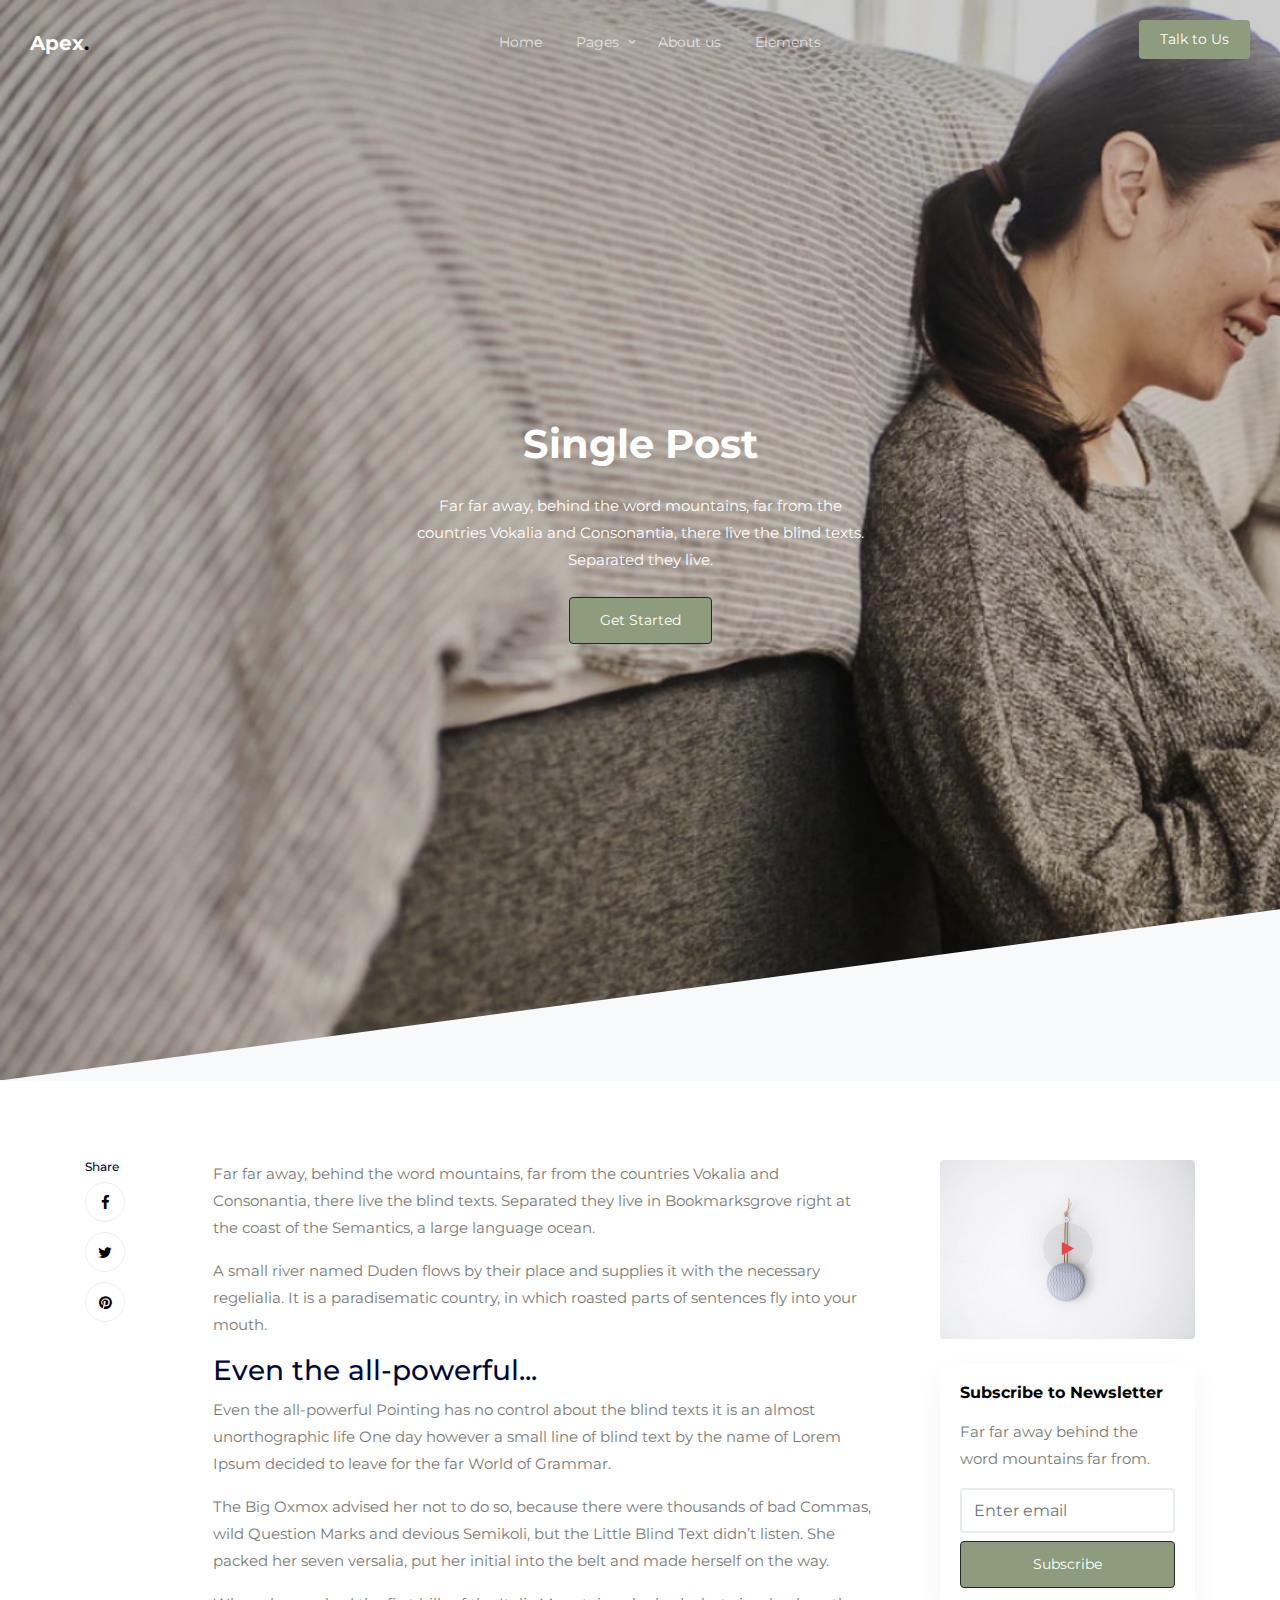
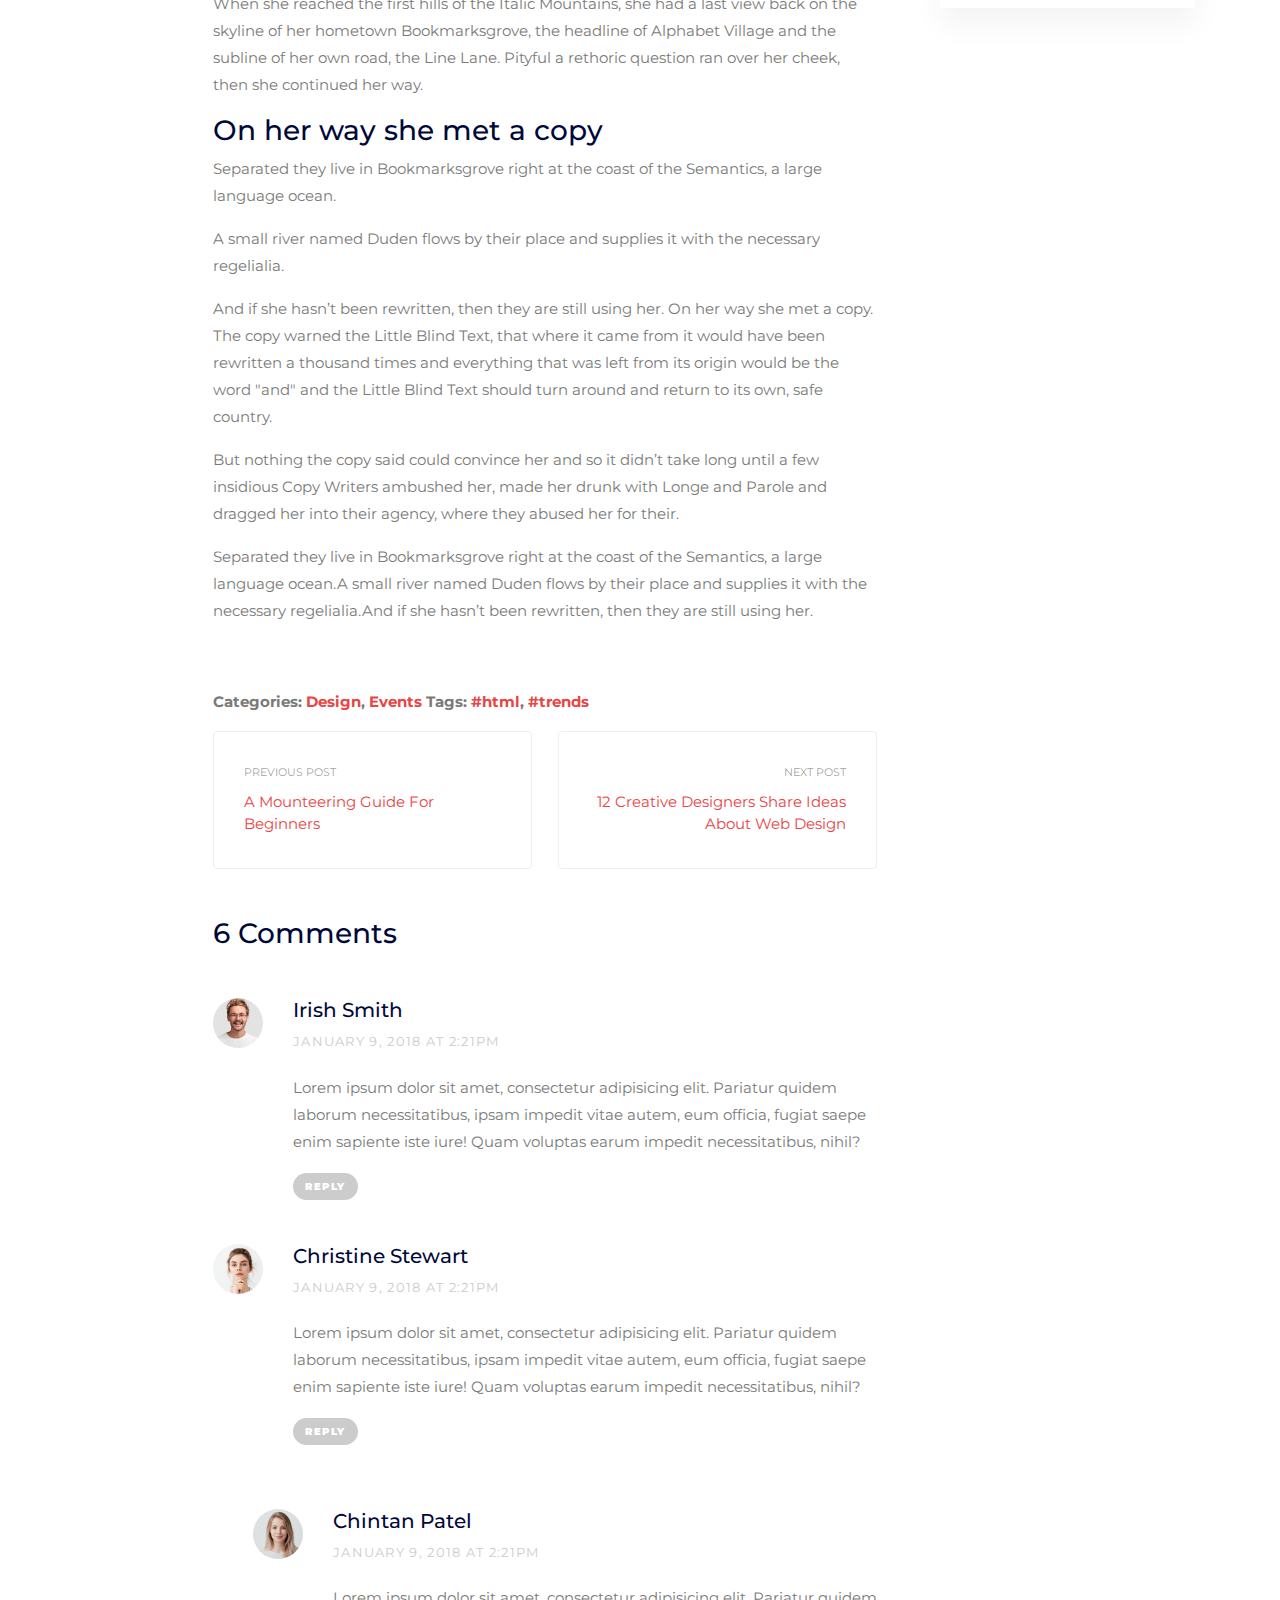
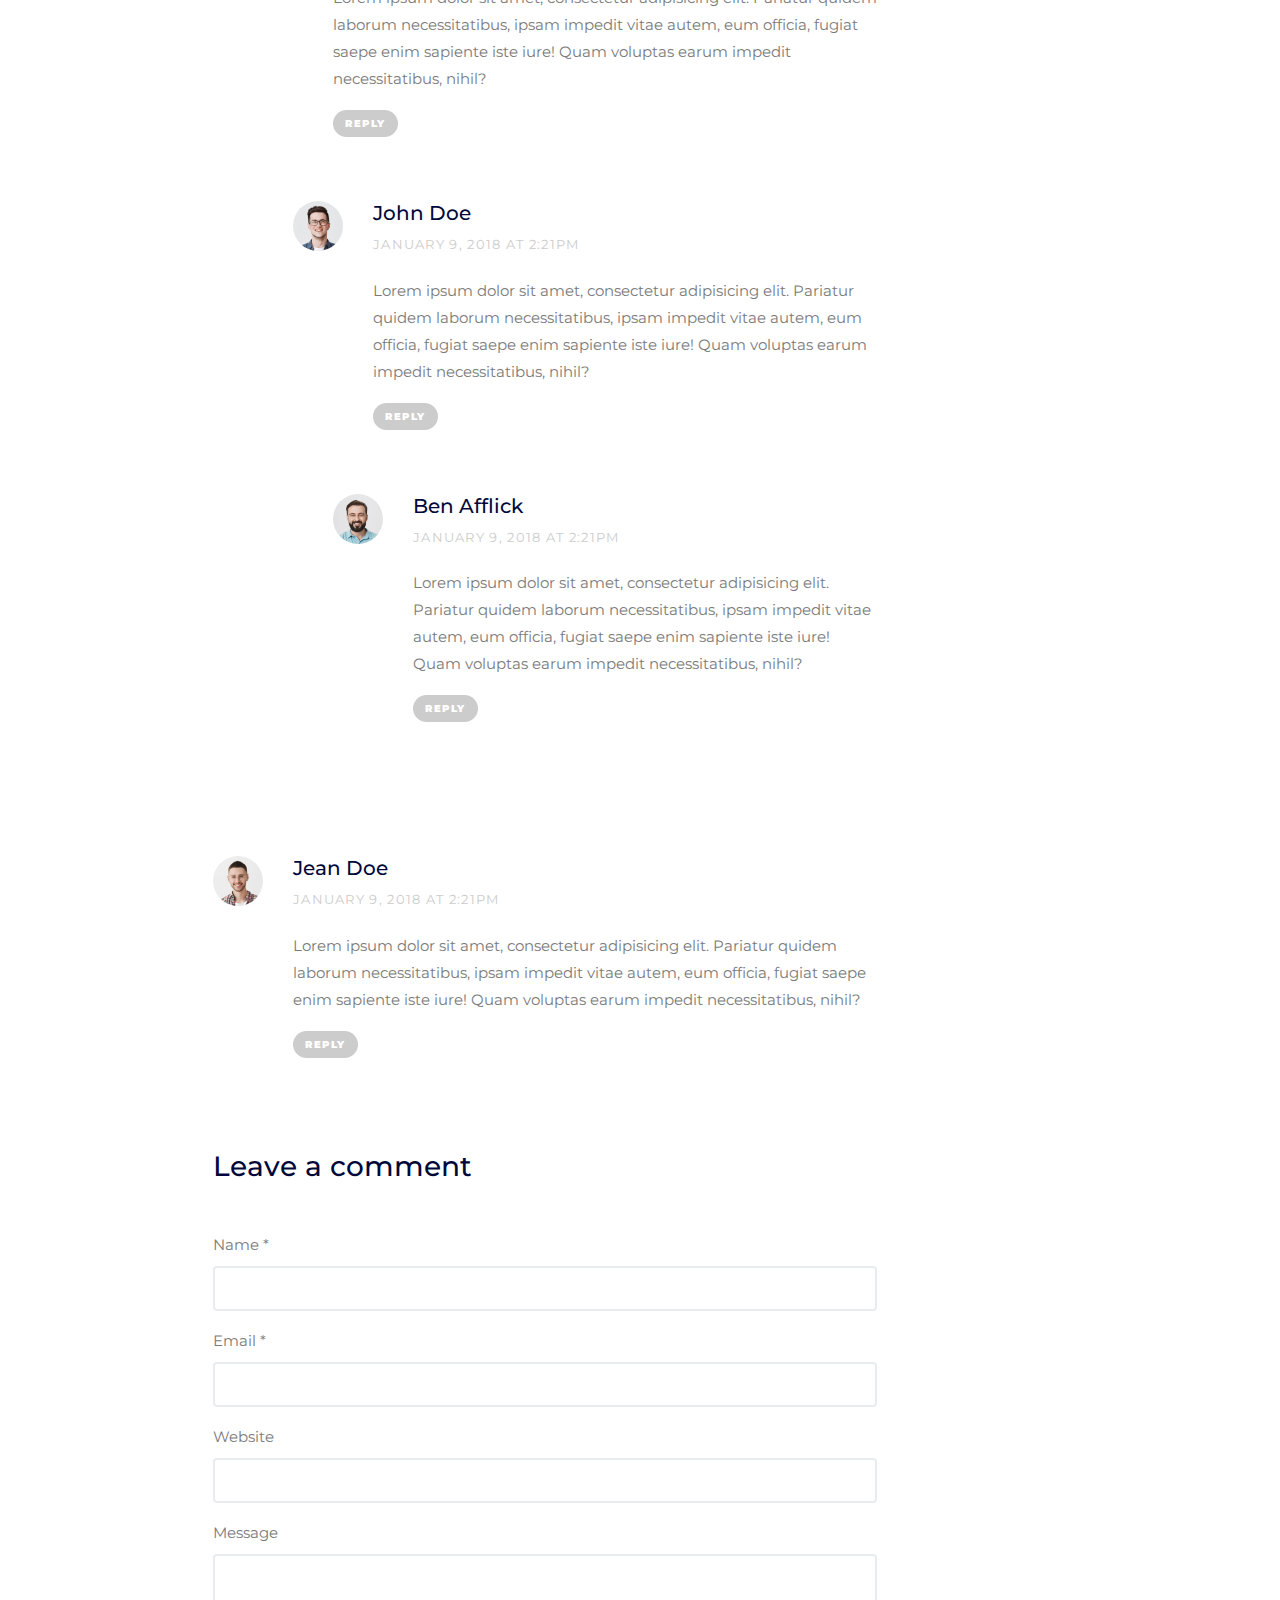
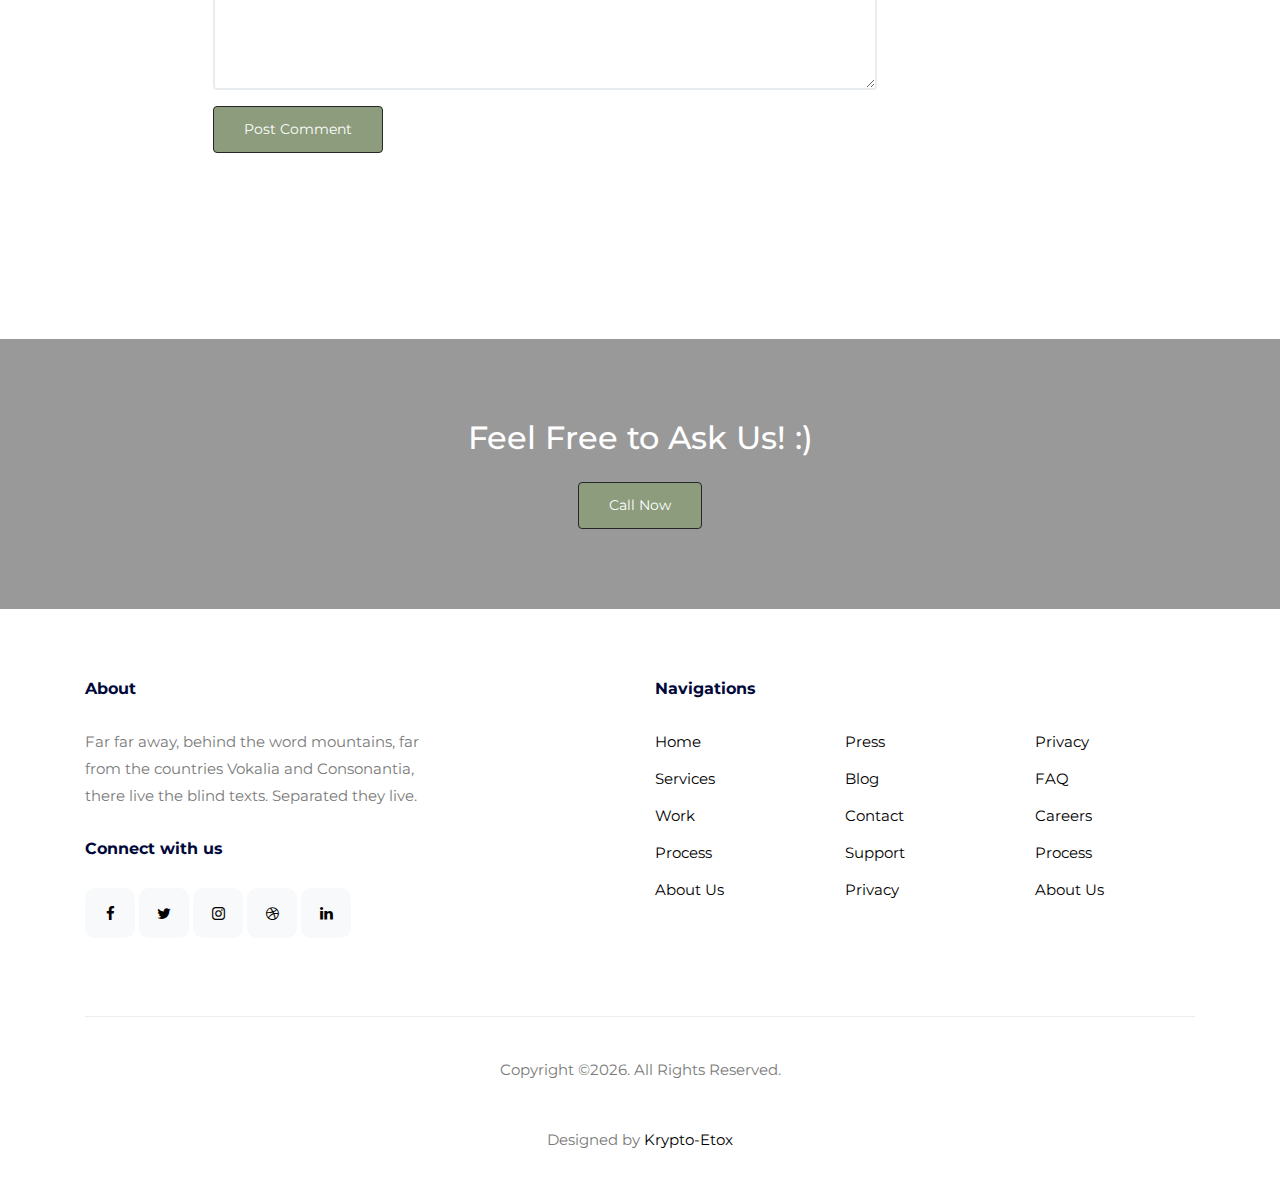
<file: single.html>
<!doctype html>
<html lang="en">
<head>
  <meta charset="utf-8">
  <meta name="viewport" content="width=device-width, initial-scale=1, shrink-to-fit=no">
  <meta name="author" content="Krypto-Etox">
  <link rel="shortcut icon" href="favicon.png">

  <meta name="description" content="" />
  <meta name="keywords" content="bootstrap, bootstrap4" />


  <link href="https://fonts.googleapis.com/css2?family=Montserrat:wght@300;400;700&display=swap" rel="stylesheet">
  
  <link rel="stylesheet" href="css/bootstrap.min.css">
  <link rel="stylesheet" href="css/owl.carousel.min.css">
  <link rel="stylesheet" href="css/owl.theme.default.min.css">
  <link rel="stylesheet" href="fonts/icomoon/style.css">
  <link rel="stylesheet" href="fonts/feather/style.css">
  <link rel="stylesheet" href="fonts/flaticon/font/flaticon.css">
  <link rel="stylesheet" href="css/jquery.fancybox.min.css">
  <link rel="stylesheet" href="css/aos.css">
  <link rel="stylesheet" href="css/style.css">

  <title>Apex - Blogs</title>
</head>
<body>


    <div class="site-mobile-menu site-navbar-target">
      <div class="site-mobile-menu-header">
        <div class="site-mobile-menu-close">
          <span class="icofont-close js-menu-toggle"></span>
        </div>
      </div>
      <div class="site-mobile-menu-body"></div>
    </div>
    
    <div class="container">


      <nav class="site-nav">
        <div class="logo">
          <a href="index.html" class="text-white">Apex<span class="text-black">.</span></a>
        </div>
        <div class="row align-items-center">
          
          
          <div class="col-12 col-sm-12 col-lg-12 site-navigation text-center">
            <ul class="js-clone-nav d-none d-lg-inline-block text-left site-menu">
              <li><a href="index.html">Home</a></li>
              <li class="has-children">
                <a href="#">Pages</a>
                <ul class="dropdown">
                  <li><a href="portfolio.html">Portfolio</a></li>
                  <li class="active"><a href="single.html">Single</a></li>
                  <li><a href="about.html">About</a></li>
                  <li><a href="contact.html">Contact</a></li>

                  <li class="has-children">
                    <a href="#">Menu Two</a>
                    <ul class="dropdown">
                      <li><a href="#">Sub Menu One</a></li>
                      <li><a href="#">Sub Menu Two</a></li>
                      <li><a href="#">Sub Menu Three</a></li>
                    </ul>
                  </li>
                  <li><a href="#">Menu Three</a></li>
                </ul>
              </li>
              <li><a href="about.html">About us</a></li>
              <li><a href="elements.html">Elements</a></li>
            </ul>

            <ul class="js-clone-nav d-none d-lg-inline-block text-left site-menu float-right menu-absolute">
              <li class="cta-button"><a href="contact.html" target="_blank">Talk to Us</a></li>
            </ul>

            <a href="#" class="burger light ml-auto site-menu-toggle js-menu-toggle d-block d-lg-none" data-toggle="collapse" data-target="#main-navbar">
              <span></span>
            </a>

          </div>

        </div>  
      </nav> <!-- END nav -->

    </div> <!-- END container -->


    <div class="hero-slant overlay" data-stellar-background-ratio="0.5" style="background-image: url('images/hero-min.jpg')">

      <div class="container">
        <div class="row align-items-center justify-content-center">
          <div class="col-lg-7 intro text-center">
            <h1 class="text-white font-weight-bold mb-4" data-aos="fade-up" data-aos-delay="0">Single Post</h1>
            <p class="text-white mb-4" data-aos="fade-up" data-aos-delay="100">Far far away, behind the word mountains, far from the countries Vokalia and Consonantia, there live the blind texts. Separated they live.</p>
            <p data-aos="fade-up" data-aos-delay="200"><a href="#" class="btn btn-primary">Get Started</a></p>
            
          
          </div>
          
          
        </div>

        
      </div>

      <div class="slant" style="background-image: url('images/slant-grey.svg');"></div>
    </div>

    <div class="site-section">
    <div class="container article">
      <div class="row justify-content-center align-items-stretch">
        
        <article class="col-lg-8 order-lg-2 px-lg-5">
          <p>Far far away, behind the word mountains, far from the countries Vokalia and Consonantia, there live the blind texts. Separated they live in Bookmarksgrove right at the coast of the Semantics, a large language ocean.</p>

          <p>A small river named Duden flows by their place and supplies it with the necessary regelialia. It is a paradisematic country, in which roasted parts of sentences fly into your mouth.</p>

          <h3>Even the all-powerful...</h3>
          <p>Even the all-powerful Pointing has no control about the blind texts it is an almost unorthographic life One day however a small line of blind text by the name of Lorem Ipsum decided to leave for the far World of Grammar.</p>

          <p>The Big Oxmox advised her not to do so, because there were thousands of bad Commas, wild Question Marks and devious Semikoli, but the Little Blind Text didn’t listen. She packed her seven versalia, put her initial into the belt and made herself on the way.</p>

          <p>When she reached the first hills of the Italic Mountains, she had a last view back on the skyline of her hometown Bookmarksgrove, the headline of Alphabet Village and the subline of her own road, the Line Lane. Pityful a rethoric question ran over her cheek, then she continued her way.</p>

          <h3>On her way she met a copy</h3>
          <p>Separated they live in Bookmarksgrove right at the coast of the Semantics, a large language ocean.</p>
          <p>A small river named Duden flows by their place and supplies it with the necessary regelialia.</p>
          <p>And if she hasn’t been rewritten, then they are still using her.
          On her way she met a copy. The copy warned the Little Blind Text, that where it came from it would have been rewritten a thousand times and everything that was left from its origin would be the word "and" and the Little Blind Text should turn around and return to its own, safe country. </p>

          <p>But nothing the copy said could convince her and so it didn’t take long until a few insidious Copy Writers ambushed her, made her drunk with Longe and Parole and dragged her into their agency, where they abused her for their.</p>

          <p>Separated they live in Bookmarksgrove right at the coast of the Semantics, a large language ocean.A small river named Duden flows by their place and supplies it with the necessary regelialia.And if she hasn’t been rewritten, then they are still using her.</p>



          <div class="pt-5 categories_tags ">
                <p>Categories:  <a href="#">Design</a>, <a href="#">Events</a>  Tags: <a href="#">#html</a>, <a href="#">#trends</a></p>
              </div>

              <div class="post-single-navigation d-flex align-items-stretch">
                <a href="#" class="mr-auto w-50 pr-4">
                  <span class="d-block">Previous Post</span>
                  A Mounteering Guide For Beginners
                </a>
                <a href="#" class="ml-auto w-50 text-right pl-4">
                  <span class="d-block">Next Post</span>
                  12 Creative Designers Share Ideas About Web Design
                </a>
              </div>


            <div class="pt-5">
              <h3 class="mb-5">6 Comments</h3>
              <ul class="comment-list">
                <li class="comment">
                  <div class="vcard bio">
                    <img src="images/person_6-min.jpg" alt="Image placeholder">
                  </div>
                  <div class="comment-body">
                    <h3>Irish Smith</h3>
                    <div class="meta">January 9, 2018 at 2:21pm</div>
                    <p>Lorem ipsum dolor sit amet, consectetur adipisicing elit. Pariatur quidem laborum necessitatibus, ipsam impedit vitae autem, eum officia, fugiat saepe enim sapiente iste iure! Quam voluptas earum impedit necessitatibus, nihil?</p>
                    <p><a href="#" class="reply">Reply</a></p>
                  </div>
                </li>

                <li class="comment">
                  <div class="vcard bio">
                    <img src="images/person_5-min.jpg" alt="Image placeholder">
                  </div>
                  <div class="comment-body">
                    <h3>Christine Stewart</h3>
                    <div class="meta">January 9, 2018 at 2:21pm</div>
                    <p>Lorem ipsum dolor sit amet, consectetur adipisicing elit. Pariatur quidem laborum necessitatibus, ipsam impedit vitae autem, eum officia, fugiat saepe enim sapiente iste iure! Quam voluptas earum impedit necessitatibus, nihil?</p>
                    <p><a href="#" class="reply">Reply</a></p>
                  </div>

                  <ul class="children">
                    <li class="comment">
                      <div class="vcard bio">
                        <img src="images/person_4-min.jpg" alt="Image placeholder">
                      </div>
                      <div class="comment-body">
                        <h3>Chintan Patel</h3>
                        <div class="meta">January 9, 2018 at 2:21pm</div>
                        <p>Lorem ipsum dolor sit amet, consectetur adipisicing elit. Pariatur quidem laborum necessitatibus, ipsam impedit vitae autem, eum officia, fugiat saepe enim sapiente iste iure! Quam voluptas earum impedit necessitatibus, nihil?</p>
                        <p><a href="#" class="reply">Reply</a></p>
                      </div>


                      <ul class="children">
                        <li class="comment">
                          <div class="vcard bio">
                            <img src="images/person_3-min.jpg" alt="Image placeholder">
                          </div>
                          <div class="comment-body">
                            <h3>John Doe</h3>
                            <div class="meta">January 9, 2018 at 2:21pm</div>
                            <p>Lorem ipsum dolor sit amet, consectetur adipisicing elit. Pariatur quidem laborum necessitatibus, ipsam impedit vitae autem, eum officia, fugiat saepe enim sapiente iste iure! Quam voluptas earum impedit necessitatibus, nihil?</p>
                            <p><a href="#" class="reply">Reply</a></p>
                          </div>

                            <ul class="children">
                              <li class="comment">
                                <div class="vcard bio">
                                  <img src="images/person_2-min.jpg" alt="Image placeholder">
                                </div>
                                <div class="comment-body">
                                  <h3>Ben Afflick</h3>
                                  <div class="meta">January 9, 2018 at 2:21pm</div>
                                  <p>Lorem ipsum dolor sit amet, consectetur adipisicing elit. Pariatur quidem laborum necessitatibus, ipsam impedit vitae autem, eum officia, fugiat saepe enim sapiente iste iure! Quam voluptas earum impedit necessitatibus, nihil?</p>
                                  <p><a href="#" class="reply">Reply</a></p>
                                </div>
                              </li>
                            </ul>
                        </li>
                      </ul>
                    </li>
                  </ul>
                </li>

                <li class="comment">
                  <div class="vcard bio">
                    <img src="images/person_1-min.jpg" alt="Image placeholder">
                  </div>
                  <div class="comment-body">
                    <h3>Jean Doe</h3>
                    <div class="meta">January 9, 2018 at 2:21pm</div>
                    <p>Lorem ipsum dolor sit amet, consectetur adipisicing elit. Pariatur quidem laborum necessitatibus, ipsam impedit vitae autem, eum officia, fugiat saepe enim sapiente iste iure! Quam voluptas earum impedit necessitatibus, nihil?</p>
                    <p><a href="#" class="reply">Reply</a></p>
                  </div>
                </li>
              </ul>
              <!-- END comment-list -->
              
              <div class="comment-form-wrap pt-5">
                <h3 class="mb-5">Leave a comment</h3>
                <form action="#" class="">
                  <div class="form-group">
                    <label for="name">Name *</label>
                    <input type="text" class="form-control" id="name">
                  </div>
                  <div class="form-group">
                    <label for="email">Email *</label>
                    <input type="email" class="form-control" id="email">
                  </div>
                  <div class="form-group">
                    <label for="website">Website</label>
                    <input type="url" class="form-control" id="website">
                  </div>

                  <div class="form-group">
                    <label for="message">Message</label>
                    <textarea name="message" id="message" cols="30" rows="5" class="form-control"></textarea>
                  </div>
                  <div class="form-group">
                    <input type="submit" value="Post Comment" class="btn btn-primary btn-md">
                  </div>

                </form>
              </div>
            </div>
            

        </article>

        <div class="col-md-12 col-lg-1 order-lg-1">
          <div class="share sticky-top">
            <h3>Share</h3>
            <ul class="list-unstyled share-article">
              <li><a href="#"><span class="icon-facebook"></span></a></li>
              <li><a href="#"><span class="icon-twitter"></span></a></li>
              <li><a href="#"><span class="icon-pinterest"></span></a></li>
            </ul>
          </div>
        </div>
        <div class="col-lg-3 mb-5 mb-lg-0 order-lg-3">

          <div class="mb-4">
            <a href="https://vimeo.com/342333493" data-fancybox class="video-wrap">
              <span class="play-wrap"><span class="icon-play"></span></span>
              <img src="images/img_h_5-min.jpg" alt="Image" class="img-fluid rounded">
            </a>
          </div>  

          <div class="share floating-block sticky-top">
            
              <h2 class="mb-3 text-black">Subscribe to Newsletter</h2>
              <p>Far far away behind the word mountains far from.</p>
              <form action="#">
                <input type="email" class="form-control mb-2" placeholder="Enter email">
                <input type="submit" value="Subscribe" class="btn btn-primary btn-block">
              </form>
          </div>
        </div>
      </div>
    </div>
  </div>
        
    
    <div class="site-section overlay site-cover-2" style="background-image: url('images/img_v_3-min.jpg')">
      <div class="container">
        <div class="row">
          <div class="col-lg-7 mx-auto text-center">
            <h2 class="text-white mb-4">Feel Free to Ask Us! :)</h2>
            <p class="mb-0"><a href="contact.html" rel="noopener" class="btn btn-primary">Call Now</a></p>
          </div>
        </div>
      </div>
    </div>

     <div class="site-footer">
      <div class="container">
        <div class="row justify-content-between">
          <div class="col-lg-4">
            <div class="widget">
              <h3>About</h3>
              <p>Far far away, behind the word mountains, far from the countries Vokalia and Consonantia, there live the blind texts. Separated they live.</p>
            </div>
            <div class="widget">
              <h3>Connect with us</h3>
              <ul class="social list-unstyled">
                <li><a href="#"><span class="icon-facebook"></span></a></li>
                <li><a href="#"><span class="icon-twitter"></span></a></li>
                <li><a href="#"><span class="icon-instagram"></span></a></li>
                <li><a href="#"><span class="icon-dribbble"></span></a></li>
                <li><a href="#"><span class="icon-linkedin"></span></a></li>
              </ul>
            </div>
          </div>
          <div class="col-lg-6">
            <div class="row">
              <div class="col-12">
                <div class="widget">
                  <h3>Navigations</h3>
                </div>
              </div>
              <div class="col-6 col-sm-6 col-md-4">
                <div class="widget">
                  <ul class="links list-unstyled">
                    <li><a href="#">Home</a></li>
                    <li><a href="#">Services</a></li>
                    <li><a href="#">Work</a></li>
                    <li><a href="#">Process</a></li>
                    <li><a href="#">About Us</a></li>
                  </ul>
                </div>
              </div>
              <div class="col-6 col-sm-6 col-md-4">
                <div class="widget">
                  <ul class="links list-unstyled">
                    <li><a href="#">Press</a></li>
                    <li><a href="#">Blog</a></li>
                    <li><a href="#">Contact</a></li>
                    <li><a href="#">Support</a></li>
                    <li><a href="#">Privacy</a></li>
                  </ul>
                </div>
              </div>
              <div class="col-6 col-sm-6 col-md-4">
                <div class="widget">
                  <ul class="links list-unstyled">
                    <li><a href="#">Privacy</a></li>
                    <li><a href="#">FAQ</a></li>
                    <li><a href="#">Careers</a></li>
                    <li><a href="#">Process</a></li>
                    <li><a href="#">About Us</a></li>
                  </ul>
                </div>
              </div>
            </div>
          </div>
        </div>

        <div class="row justify-content-center text-center copyright">
          <div class="col-md-8">
            <p>Copyright &copy;<script>document.write(new Date().getFullYear());</script>. All Rights Reserved. </a> 
            </p> </br> 
            <p> Designed by <a href="https://github.com/Krypto-etox">Krypto-Etox</a> </p>
          </div>
        </div>
      </div>
    </div>
    

    <div id="overlayer"></div>
    <div class="loader">
      <div class="spinner-border" role="status">
        <span class="sr-only">Loading...</span>
      </div>
    </div>

    <script src="js/jquery-3.5.1.min.js"></script>
    <script src="js/jquery-migrate-3.0.0.min.js"></script>
    <script src="js/popper.min.js"></script>
    <script src="js/bootstrap.min.js"></script>
    <script src="js/owl.carousel.min.js"></script>
    <script src="js/aos.js"></script>
    <script src="js/imagesloaded.pkgd.js"></script>
    <script src="js/isotope.pkgd.min.js"></script>
    <script src="js/jquery.animateNumber.min.js"></script>
    <script src="js/jquery.stellar.min.js"></script>
    <script src="js/jquery.waypoints.min.js"></script>
    <script src="js/jquery.fancybox.min.js"></script>
    <script src="js/custom.js"></script>

    
  </body>
  </html>
</file>
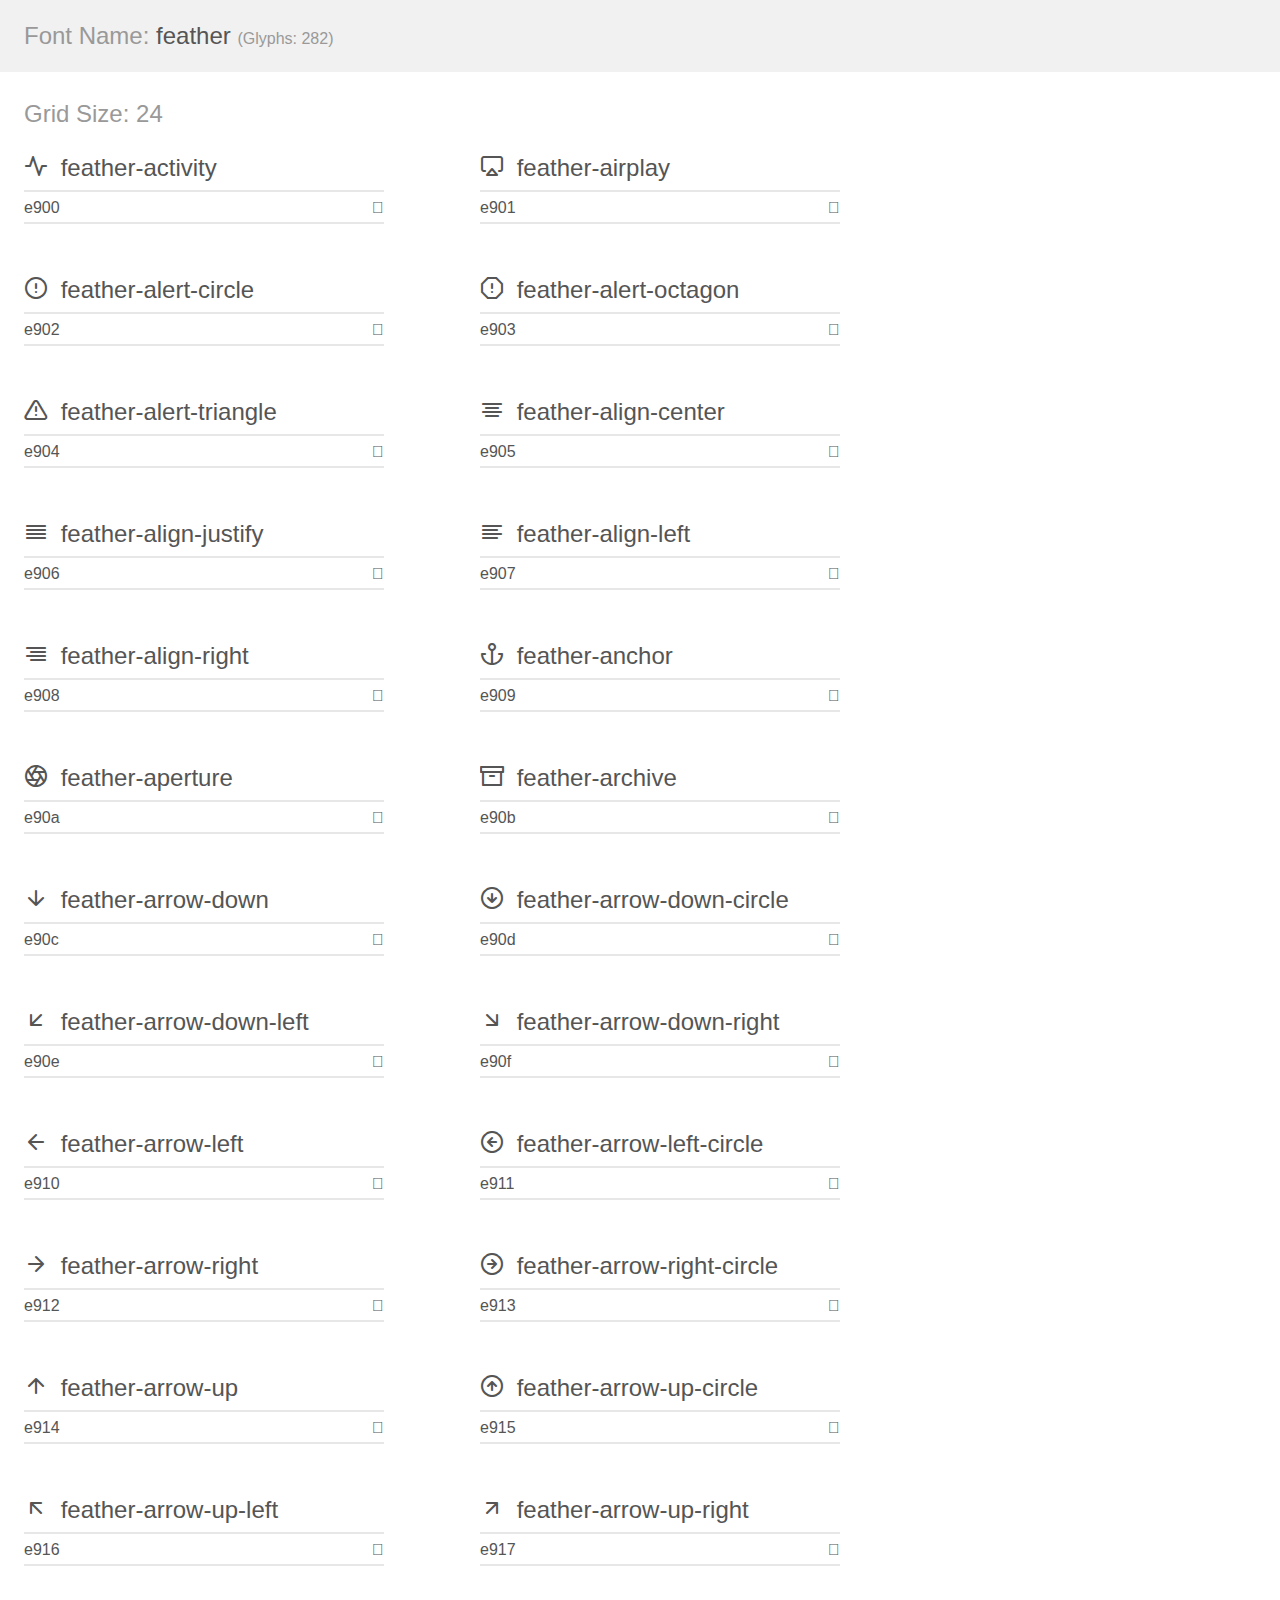
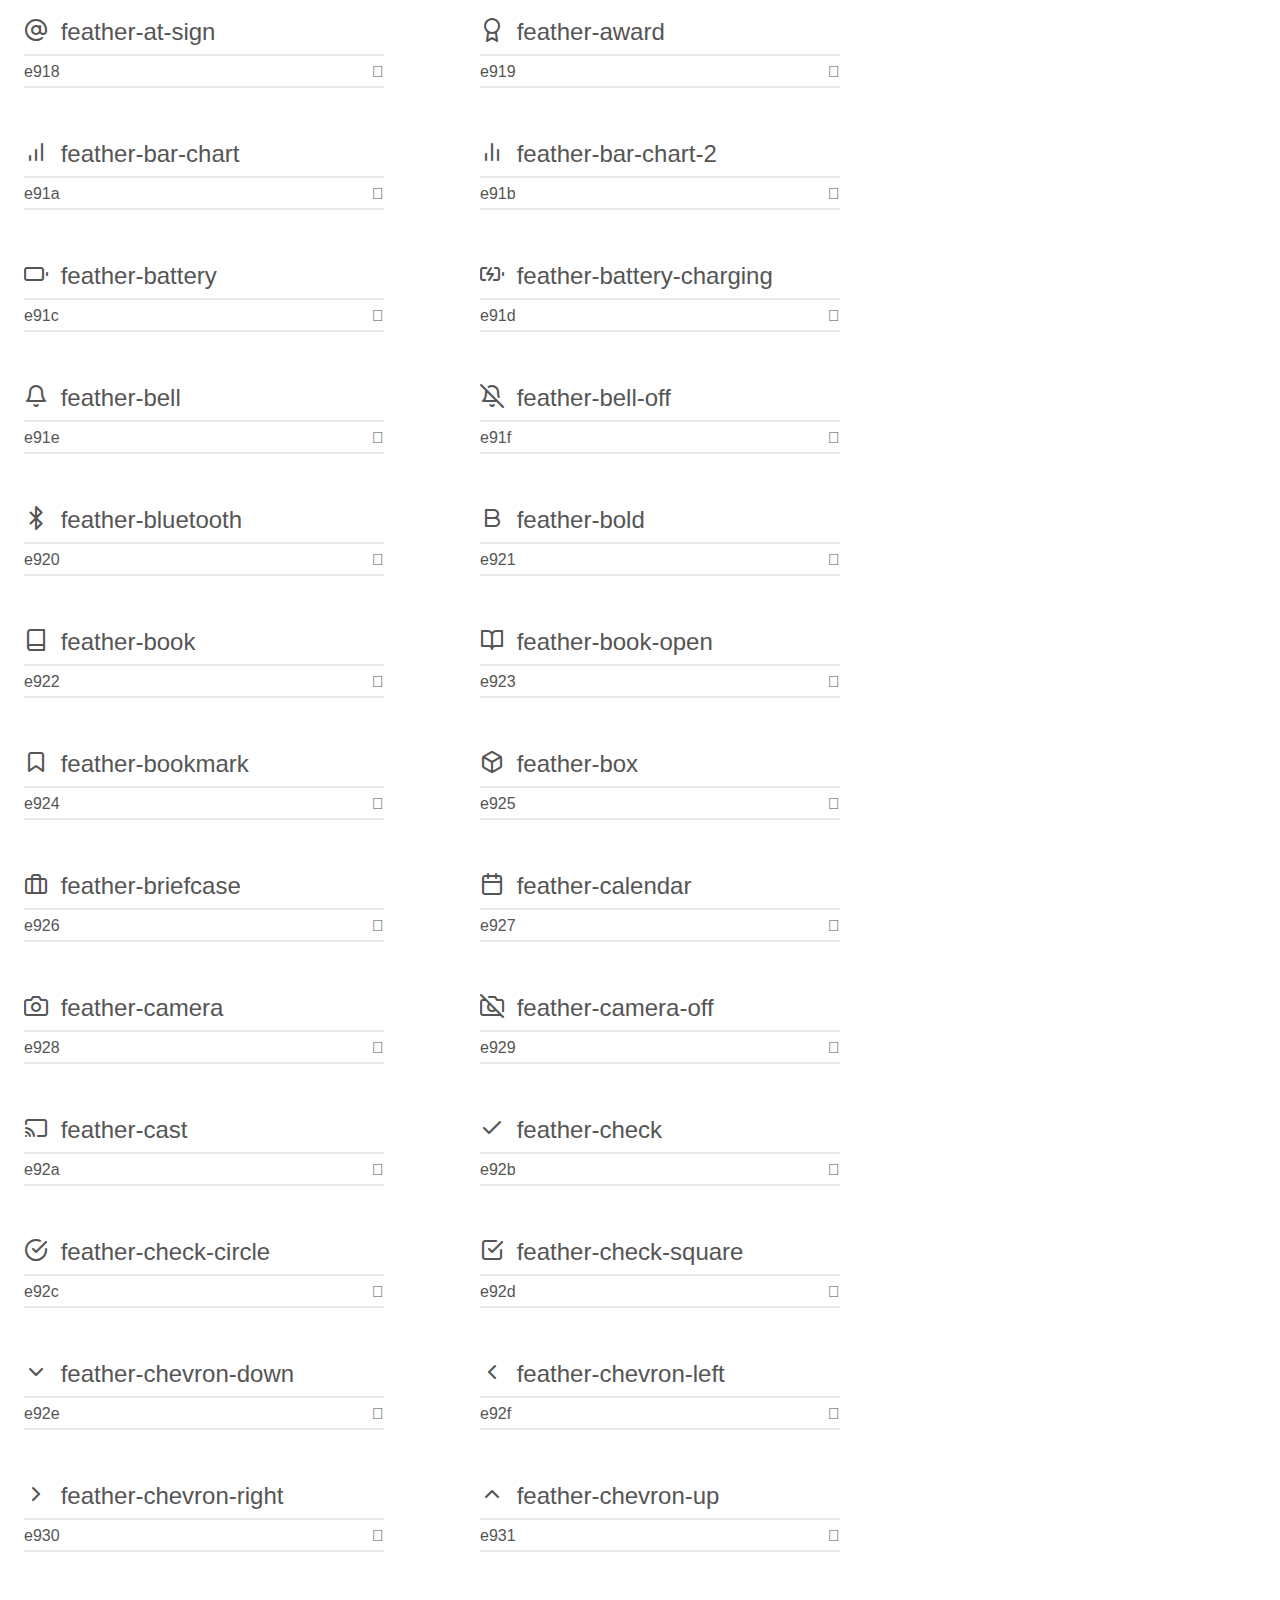
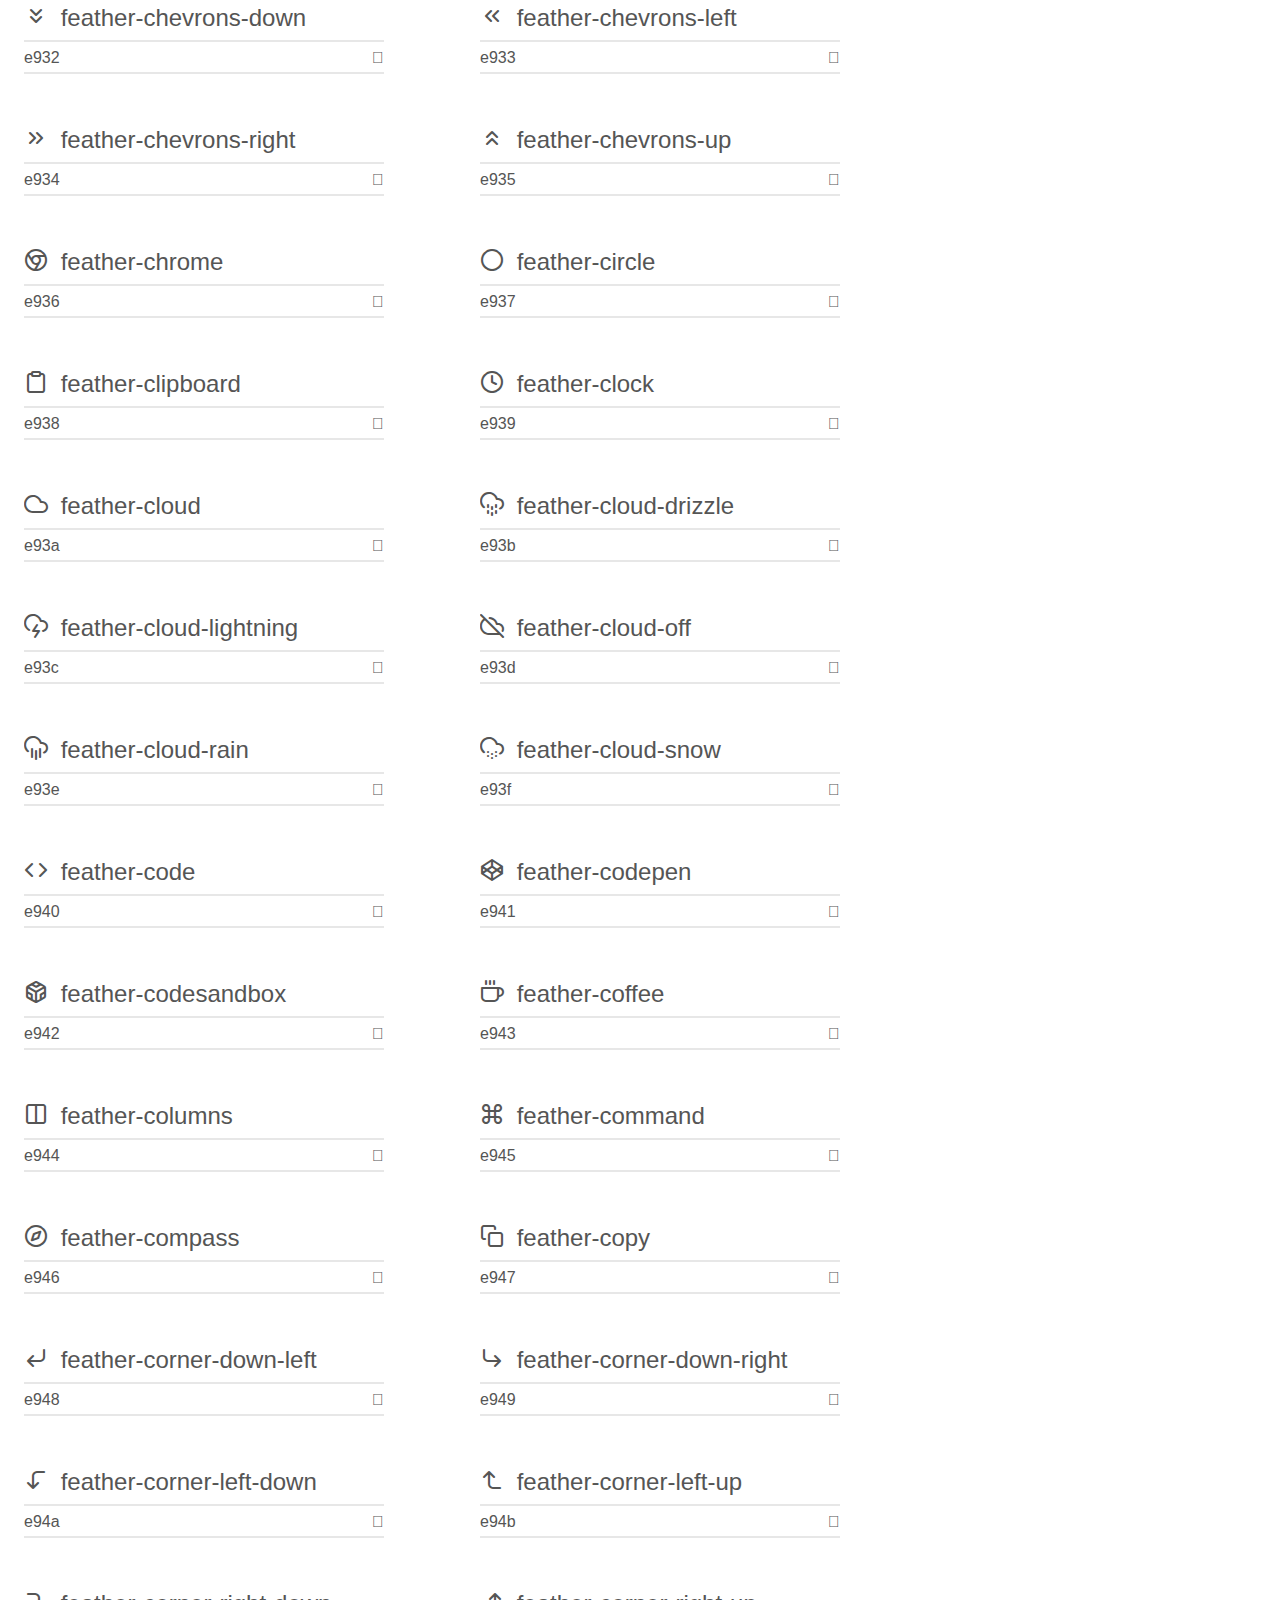
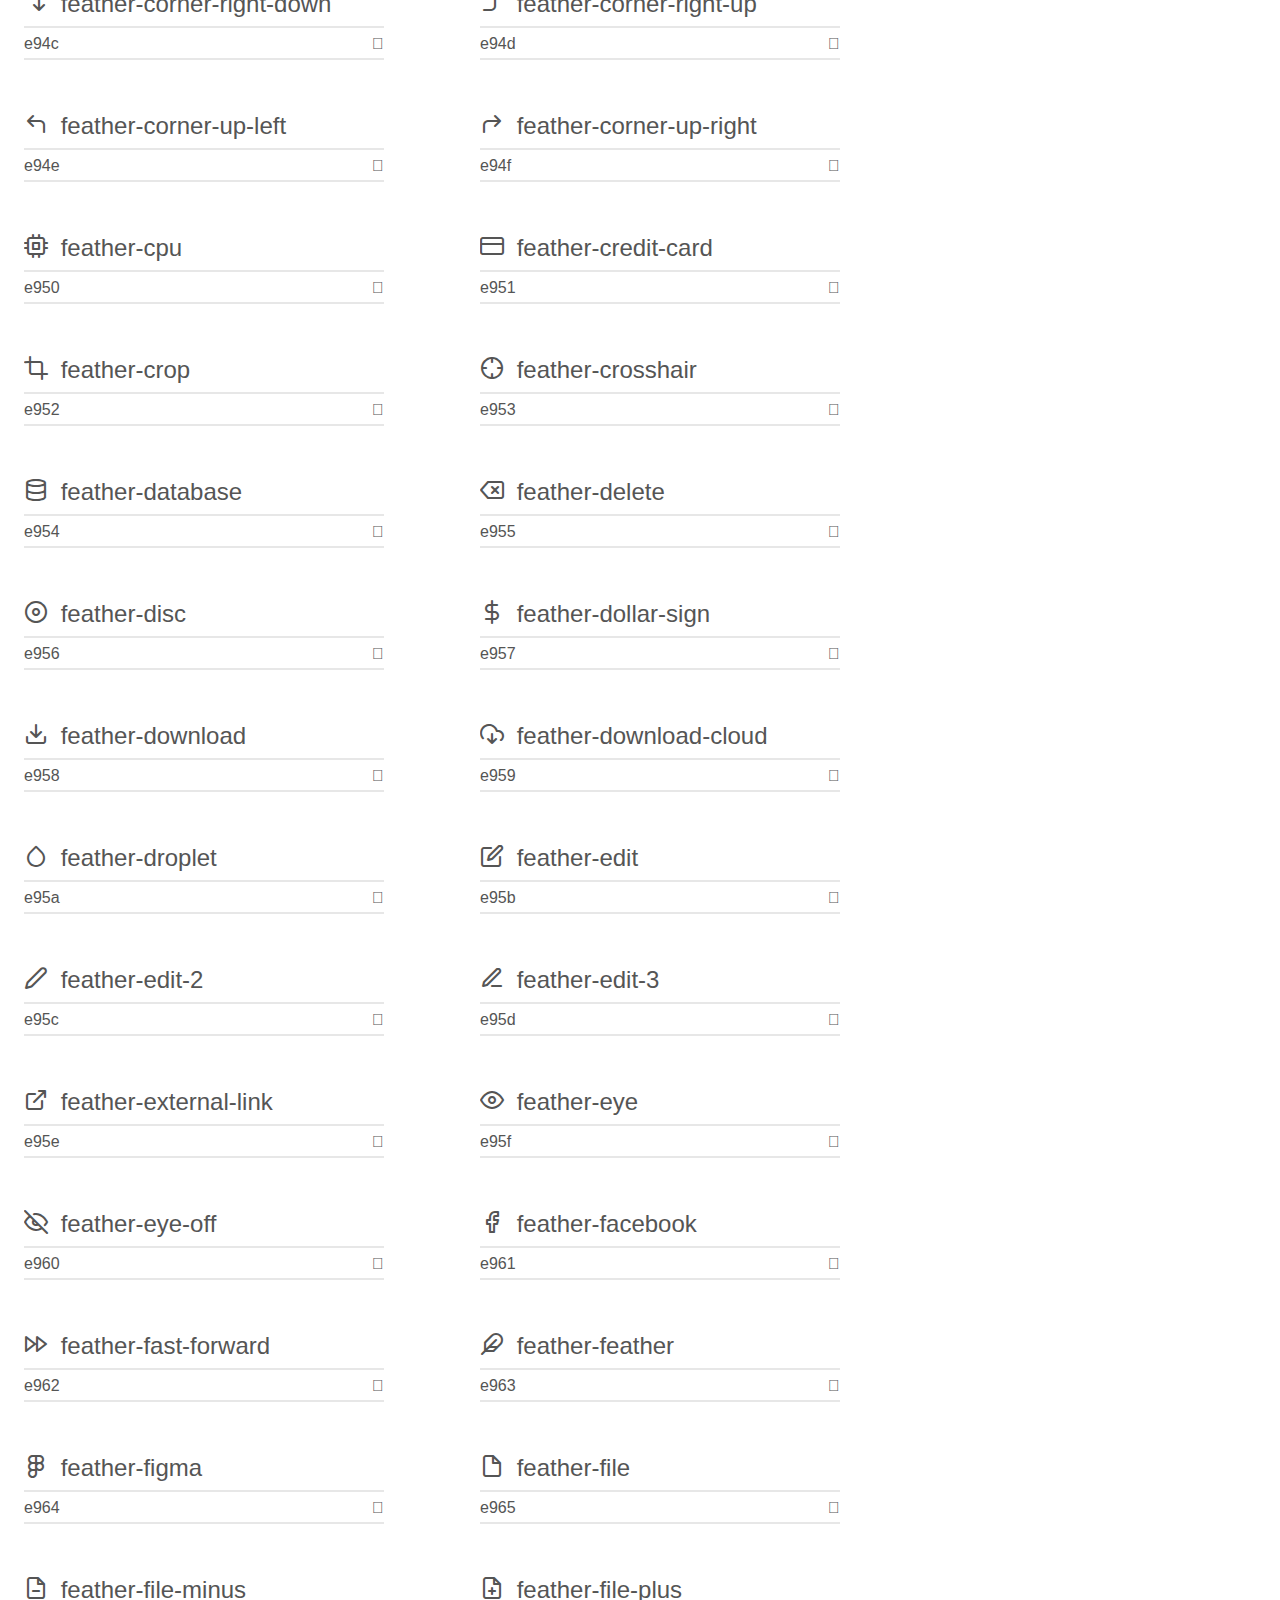
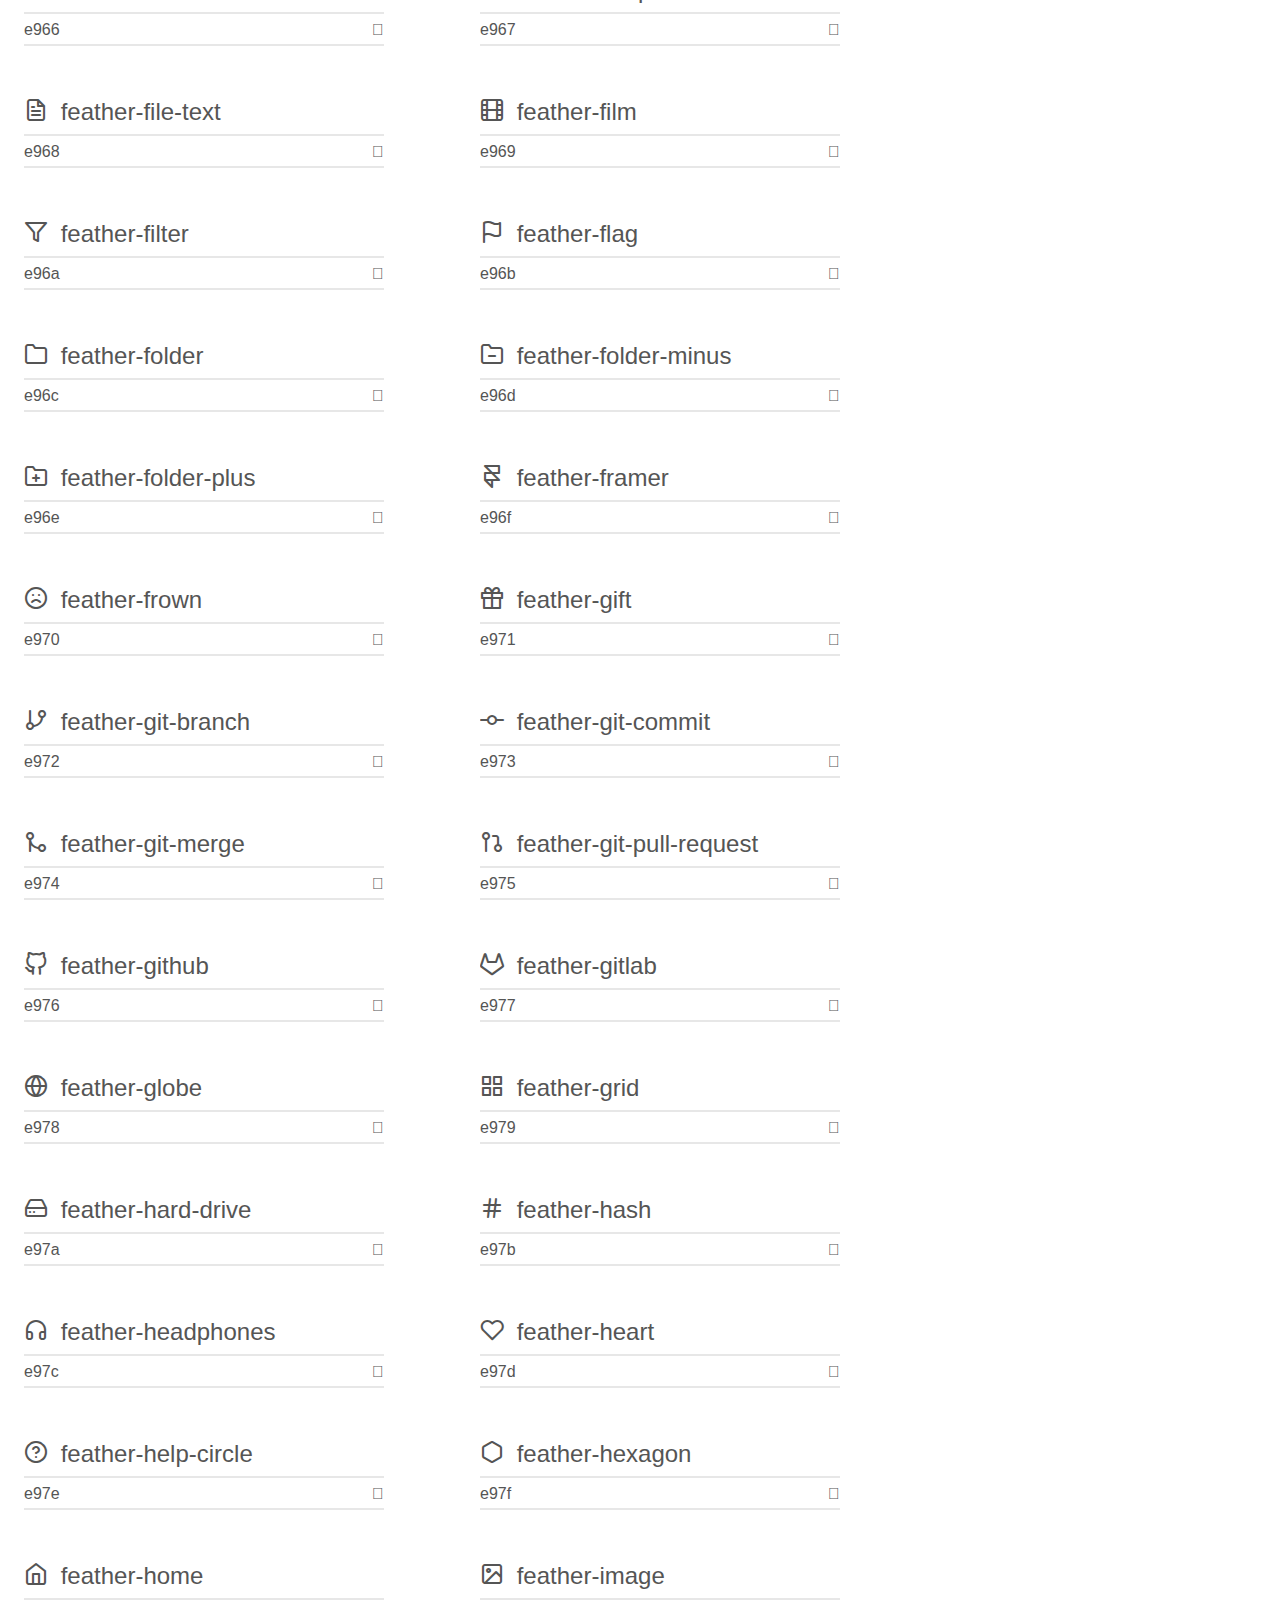
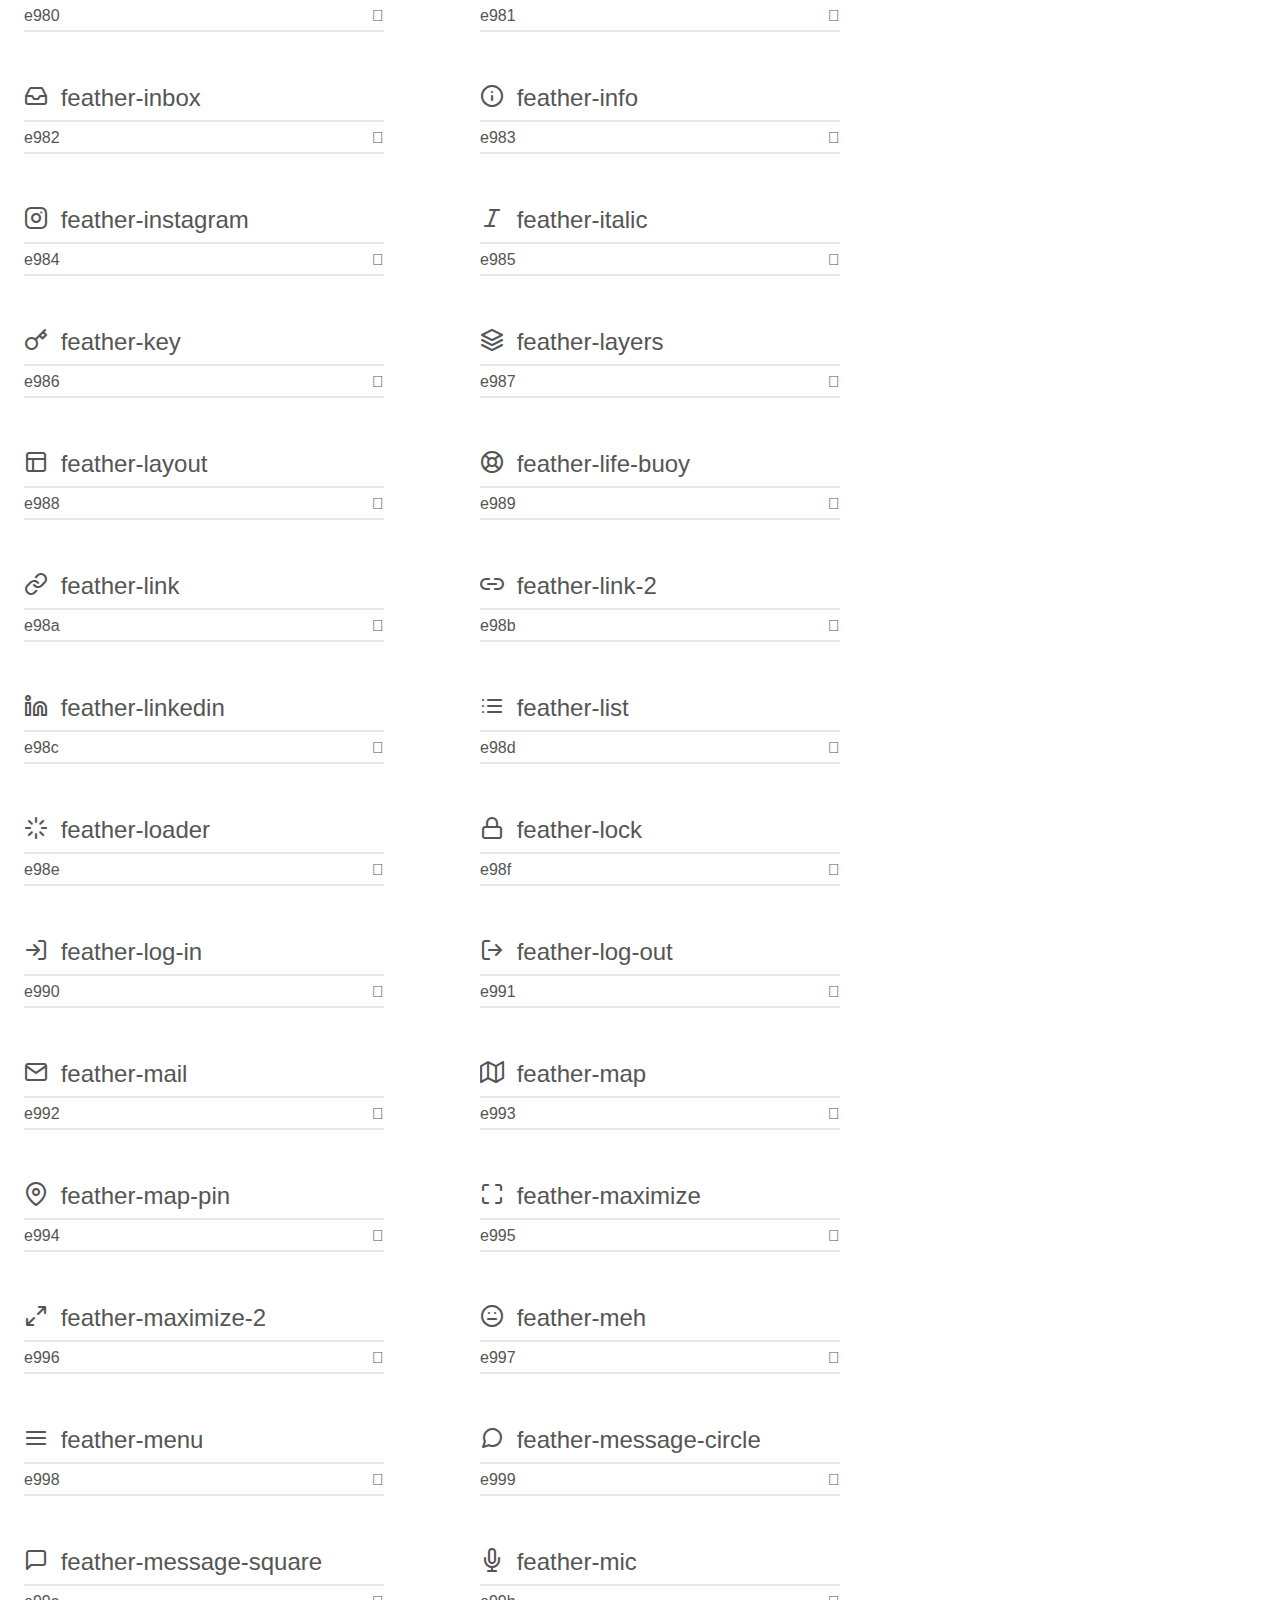
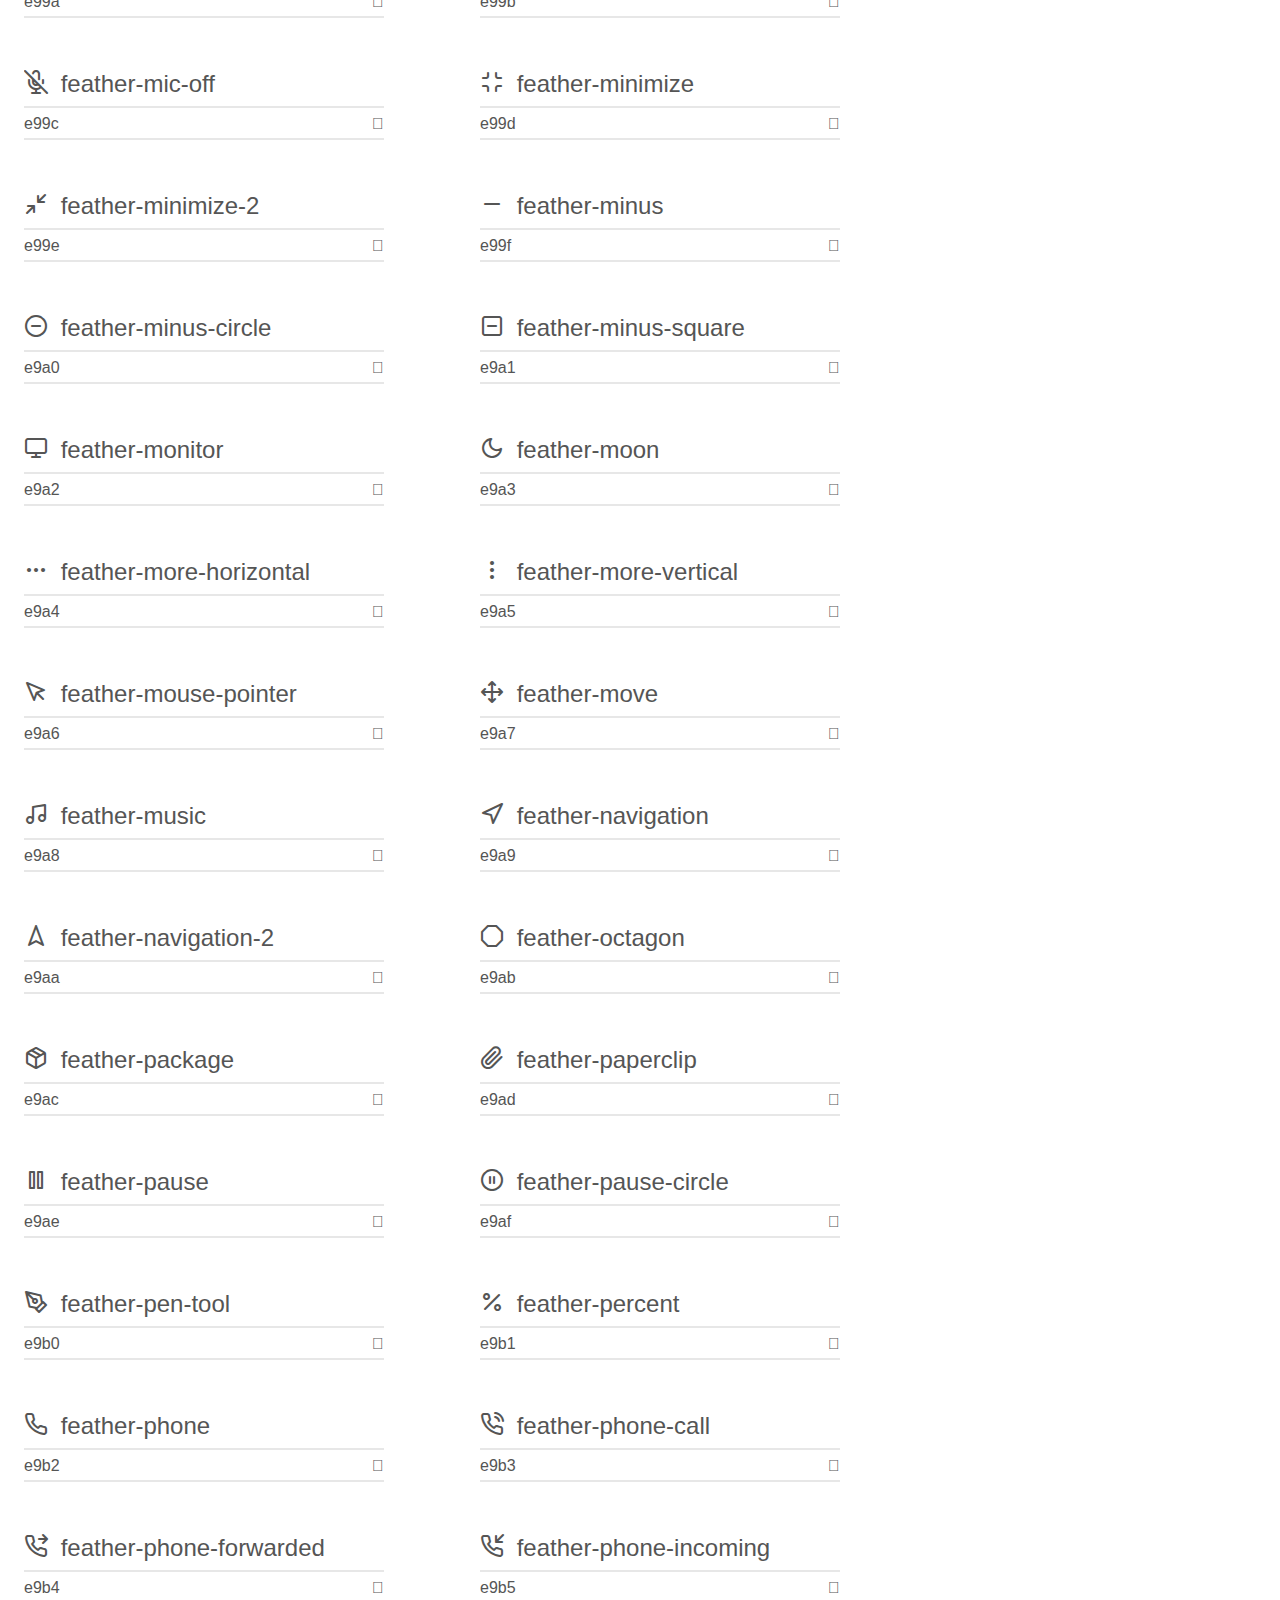
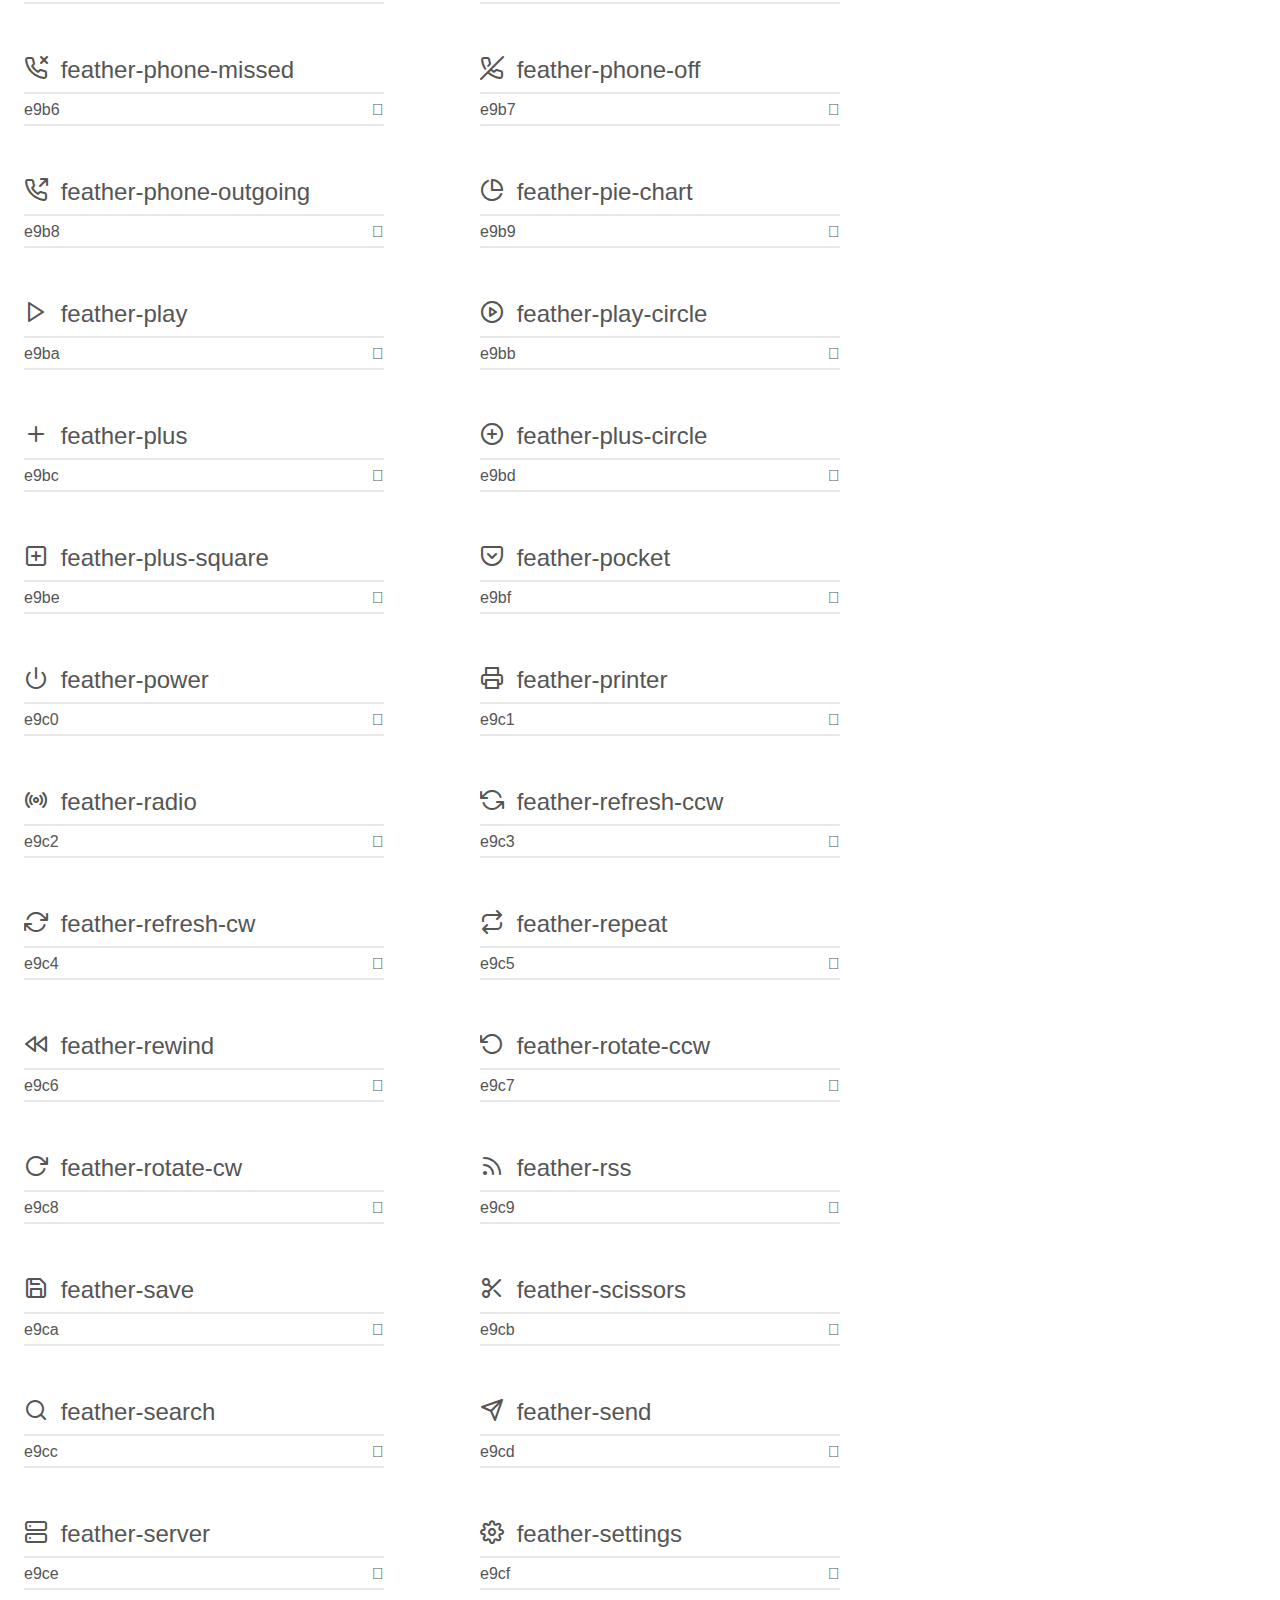
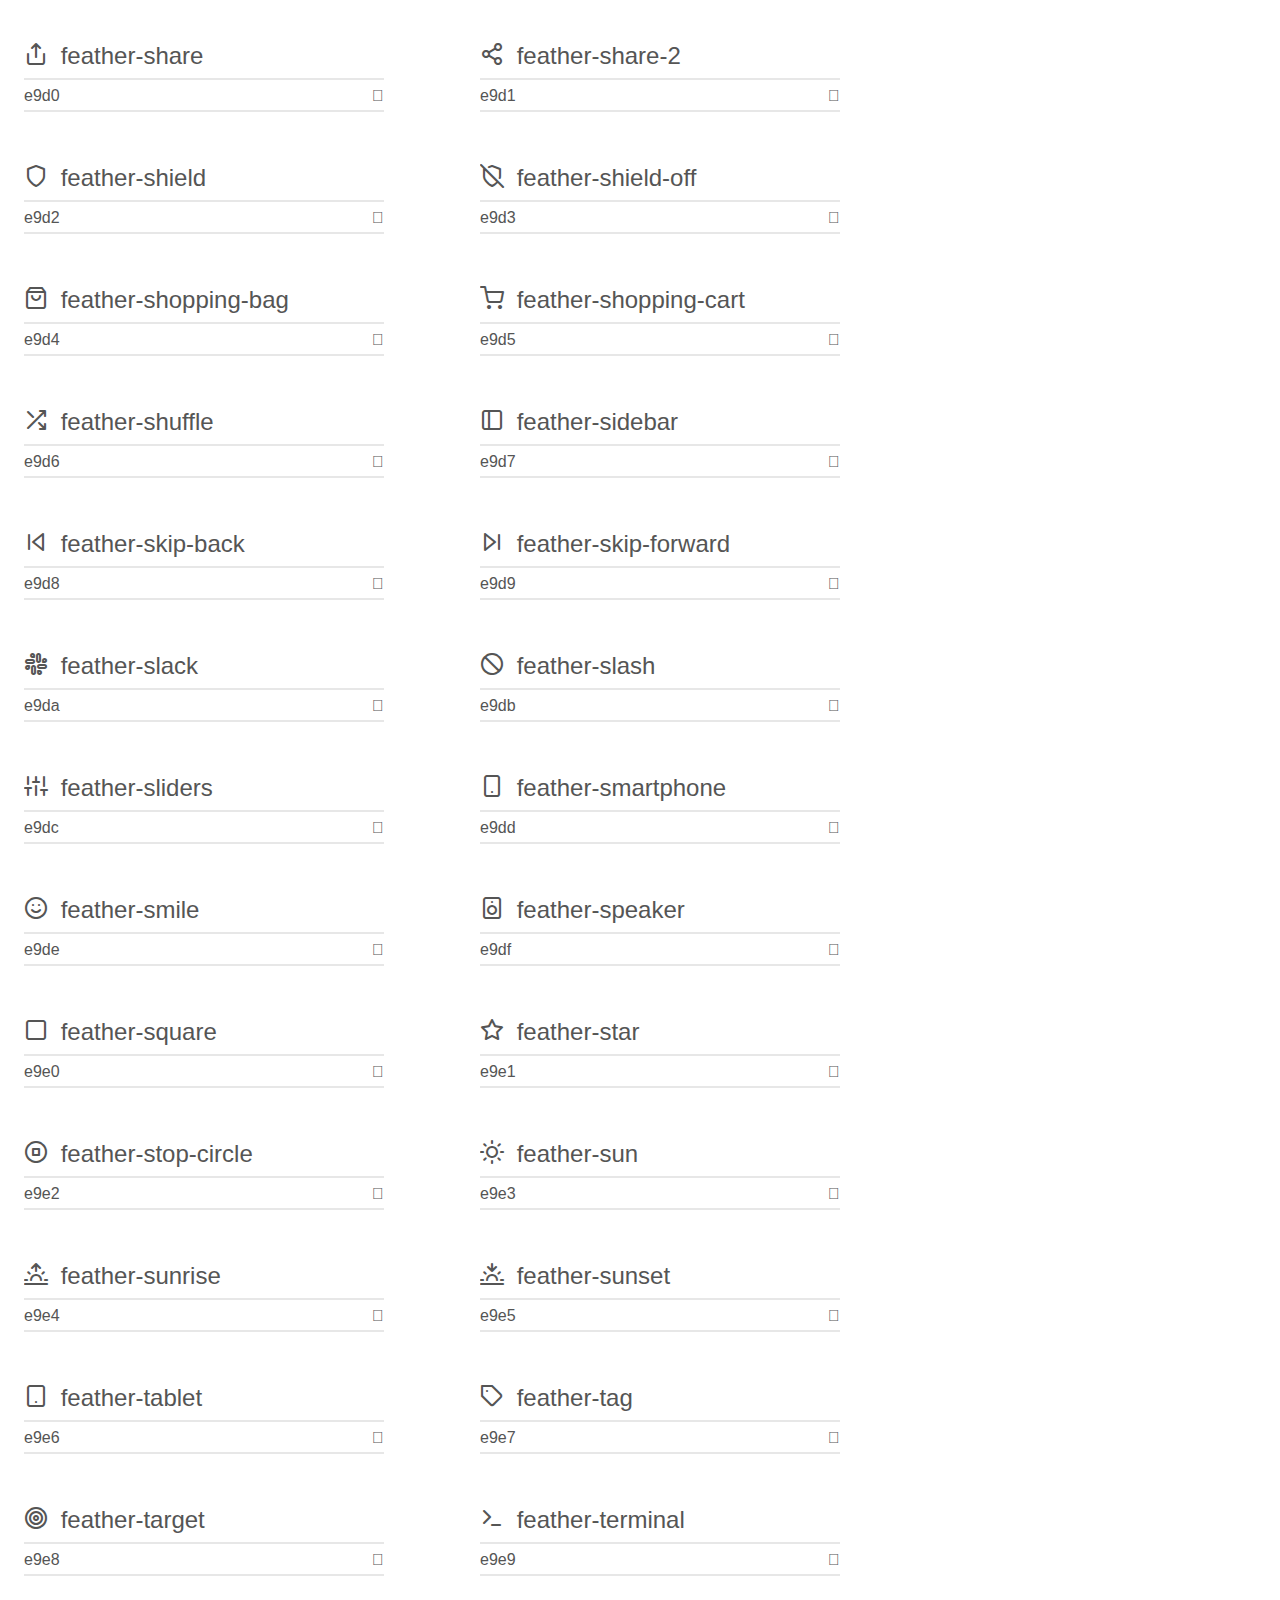
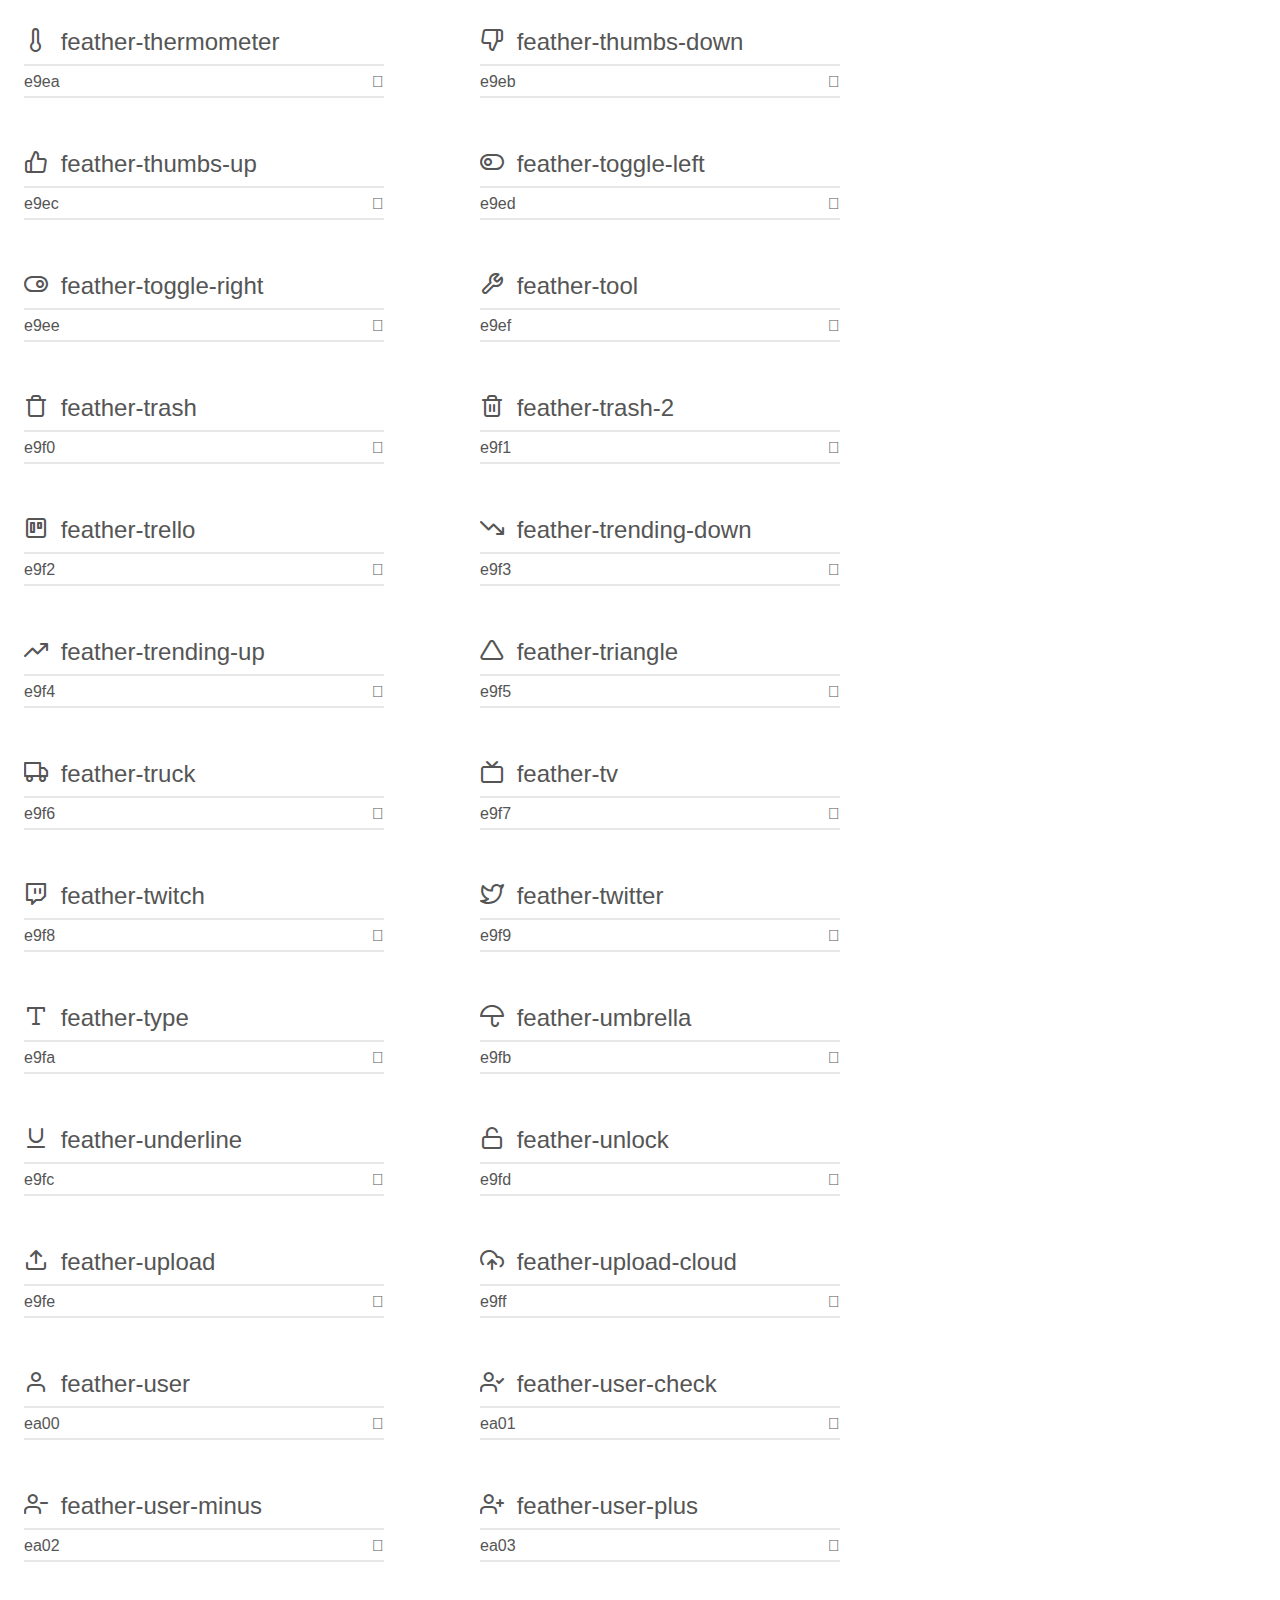
<file: fonts/feather/demo.html>
<!doctype html>
<html>
<head>
    <meta charset="utf-8">
    <title>IcoMoon Demo</title>
    <meta name="description" content="An Icon Font Generated By IcoMoon.io">
    <meta name="viewport" content="width=device-width, initial-scale=1">
    <link rel="stylesheet" href="demo-files/demo.css">
    <link rel="stylesheet" href="style.css"></head>
<body>
    <div class="bgc1 clearfix">
        <h1 class="mhmm mvm"><span class="fgc1">Font Name:</span> feather <small class="fgc1">(Glyphs:&nbsp;282)</small></h1>
    </div>
    <div class="clearfix mhl ptl">
        <h1 class="mvm mtn fgc1">Grid Size: 24</h1>
        <div class="glyph fs1">
            <div class="clearfix bshadow0 pbs">
                <span class="feather-activity"></span>
                <span class="mls"> feather-activity</span>
            </div>
            <fieldset class="fs0 size1of1 clearfix hidden-false">
                <input type="text" readonly value="e900" class="unit size1of2" />
                <input type="text" maxlength="1" readonly value="&#xe900;" class="unitRight size1of2 talign-right" />
            </fieldset>
            <div class="fs0 bshadow0 clearfix hidden-true">
                <span class="unit pvs fgc1">liga: </span>
                <input type="text" readonly value="" class="liga unitRight" />
            </div>
        </div>
        <div class="glyph fs1">
            <div class="clearfix bshadow0 pbs">
                <span class="feather-airplay"></span>
                <span class="mls"> feather-airplay</span>
            </div>
            <fieldset class="fs0 size1of1 clearfix hidden-false">
                <input type="text" readonly value="e901" class="unit size1of2" />
                <input type="text" maxlength="1" readonly value="&#xe901;" class="unitRight size1of2 talign-right" />
            </fieldset>
            <div class="fs0 bshadow0 clearfix hidden-true">
                <span class="unit pvs fgc1">liga: </span>
                <input type="text" readonly value="" class="liga unitRight" />
            </div>
        </div>
        <div class="glyph fs1">
            <div class="clearfix bshadow0 pbs">
                <span class="feather-alert-circle"></span>
                <span class="mls"> feather-alert-circle</span>
            </div>
            <fieldset class="fs0 size1of1 clearfix hidden-false">
                <input type="text" readonly value="e902" class="unit size1of2" />
                <input type="text" maxlength="1" readonly value="&#xe902;" class="unitRight size1of2 talign-right" />
            </fieldset>
            <div class="fs0 bshadow0 clearfix hidden-true">
                <span class="unit pvs fgc1">liga: </span>
                <input type="text" readonly value="" class="liga unitRight" />
            </div>
        </div>
        <div class="glyph fs1">
            <div class="clearfix bshadow0 pbs">
                <span class="feather-alert-octagon"></span>
                <span class="mls"> feather-alert-octagon</span>
            </div>
            <fieldset class="fs0 size1of1 clearfix hidden-false">
                <input type="text" readonly value="e903" class="unit size1of2" />
                <input type="text" maxlength="1" readonly value="&#xe903;" class="unitRight size1of2 talign-right" />
            </fieldset>
            <div class="fs0 bshadow0 clearfix hidden-true">
                <span class="unit pvs fgc1">liga: </span>
                <input type="text" readonly value="" class="liga unitRight" />
            </div>
        </div>
        <div class="glyph fs1">
            <div class="clearfix bshadow0 pbs">
                <span class="feather-alert-triangle"></span>
                <span class="mls"> feather-alert-triangle</span>
            </div>
            <fieldset class="fs0 size1of1 clearfix hidden-false">
                <input type="text" readonly value="e904" class="unit size1of2" />
                <input type="text" maxlength="1" readonly value="&#xe904;" class="unitRight size1of2 talign-right" />
            </fieldset>
            <div class="fs0 bshadow0 clearfix hidden-true">
                <span class="unit pvs fgc1">liga: </span>
                <input type="text" readonly value="" class="liga unitRight" />
            </div>
        </div>
        <div class="glyph fs1">
            <div class="clearfix bshadow0 pbs">
                <span class="feather-align-center"></span>
                <span class="mls"> feather-align-center</span>
            </div>
            <fieldset class="fs0 size1of1 clearfix hidden-false">
                <input type="text" readonly value="e905" class="unit size1of2" />
                <input type="text" maxlength="1" readonly value="&#xe905;" class="unitRight size1of2 talign-right" />
            </fieldset>
            <div class="fs0 bshadow0 clearfix hidden-true">
                <span class="unit pvs fgc1">liga: </span>
                <input type="text" readonly value="" class="liga unitRight" />
            </div>
        </div>
        <div class="glyph fs1">
            <div class="clearfix bshadow0 pbs">
                <span class="feather-align-justify"></span>
                <span class="mls"> feather-align-justify</span>
            </div>
            <fieldset class="fs0 size1of1 clearfix hidden-false">
                <input type="text" readonly value="e906" class="unit size1of2" />
                <input type="text" maxlength="1" readonly value="&#xe906;" class="unitRight size1of2 talign-right" />
            </fieldset>
            <div class="fs0 bshadow0 clearfix hidden-true">
                <span class="unit pvs fgc1">liga: </span>
                <input type="text" readonly value="" class="liga unitRight" />
            </div>
        </div>
        <div class="glyph fs1">
            <div class="clearfix bshadow0 pbs">
                <span class="feather-align-left"></span>
                <span class="mls"> feather-align-left</span>
            </div>
            <fieldset class="fs0 size1of1 clearfix hidden-false">
                <input type="text" readonly value="e907" class="unit size1of2" />
                <input type="text" maxlength="1" readonly value="&#xe907;" class="unitRight size1of2 talign-right" />
            </fieldset>
            <div class="fs0 bshadow0 clearfix hidden-true">
                <span class="unit pvs fgc1">liga: </span>
                <input type="text" readonly value="" class="liga unitRight" />
            </div>
        </div>
        <div class="glyph fs1">
            <div class="clearfix bshadow0 pbs">
                <span class="feather-align-right"></span>
                <span class="mls"> feather-align-right</span>
            </div>
            <fieldset class="fs0 size1of1 clearfix hidden-false">
                <input type="text" readonly value="e908" class="unit size1of2" />
                <input type="text" maxlength="1" readonly value="&#xe908;" class="unitRight size1of2 talign-right" />
            </fieldset>
            <div class="fs0 bshadow0 clearfix hidden-true">
                <span class="unit pvs fgc1">liga: </span>
                <input type="text" readonly value="" class="liga unitRight" />
            </div>
        </div>
        <div class="glyph fs1">
            <div class="clearfix bshadow0 pbs">
                <span class="feather-anchor"></span>
                <span class="mls"> feather-anchor</span>
            </div>
            <fieldset class="fs0 size1of1 clearfix hidden-false">
                <input type="text" readonly value="e909" class="unit size1of2" />
                <input type="text" maxlength="1" readonly value="&#xe909;" class="unitRight size1of2 talign-right" />
            </fieldset>
            <div class="fs0 bshadow0 clearfix hidden-true">
                <span class="unit pvs fgc1">liga: </span>
                <input type="text" readonly value="" class="liga unitRight" />
            </div>
        </div>
        <div class="glyph fs1">
            <div class="clearfix bshadow0 pbs">
                <span class="feather-aperture"></span>
                <span class="mls"> feather-aperture</span>
            </div>
            <fieldset class="fs0 size1of1 clearfix hidden-false">
                <input type="text" readonly value="e90a" class="unit size1of2" />
                <input type="text" maxlength="1" readonly value="&#xe90a;" class="unitRight size1of2 talign-right" />
            </fieldset>
            <div class="fs0 bshadow0 clearfix hidden-true">
                <span class="unit pvs fgc1">liga: </span>
                <input type="text" readonly value="" class="liga unitRight" />
            </div>
        </div>
        <div class="glyph fs1">
            <div class="clearfix bshadow0 pbs">
                <span class="feather-archive"></span>
                <span class="mls"> feather-archive</span>
            </div>
            <fieldset class="fs0 size1of1 clearfix hidden-false">
                <input type="text" readonly value="e90b" class="unit size1of2" />
                <input type="text" maxlength="1" readonly value="&#xe90b;" class="unitRight size1of2 talign-right" />
            </fieldset>
            <div class="fs0 bshadow0 clearfix hidden-true">
                <span class="unit pvs fgc1">liga: </span>
                <input type="text" readonly value="" class="liga unitRight" />
            </div>
        </div>
        <div class="glyph fs1">
            <div class="clearfix bshadow0 pbs">
                <span class="feather-arrow-down"></span>
                <span class="mls"> feather-arrow-down</span>
            </div>
            <fieldset class="fs0 size1of1 clearfix hidden-false">
                <input type="text" readonly value="e90c" class="unit size1of2" />
                <input type="text" maxlength="1" readonly value="&#xe90c;" class="unitRight size1of2 talign-right" />
            </fieldset>
            <div class="fs0 bshadow0 clearfix hidden-true">
                <span class="unit pvs fgc1">liga: </span>
                <input type="text" readonly value="" class="liga unitRight" />
            </div>
        </div>
        <div class="glyph fs1">
            <div class="clearfix bshadow0 pbs">
                <span class="feather-arrow-down-circle"></span>
                <span class="mls"> feather-arrow-down-circle</span>
            </div>
            <fieldset class="fs0 size1of1 clearfix hidden-false">
                <input type="text" readonly value="e90d" class="unit size1of2" />
                <input type="text" maxlength="1" readonly value="&#xe90d;" class="unitRight size1of2 talign-right" />
            </fieldset>
            <div class="fs0 bshadow0 clearfix hidden-true">
                <span class="unit pvs fgc1">liga: </span>
                <input type="text" readonly value="" class="liga unitRight" />
            </div>
        </div>
        <div class="glyph fs1">
            <div class="clearfix bshadow0 pbs">
                <span class="feather-arrow-down-left"></span>
                <span class="mls"> feather-arrow-down-left</span>
            </div>
            <fieldset class="fs0 size1of1 clearfix hidden-false">
                <input type="text" readonly value="e90e" class="unit size1of2" />
                <input type="text" maxlength="1" readonly value="&#xe90e;" class="unitRight size1of2 talign-right" />
            </fieldset>
            <div class="fs0 bshadow0 clearfix hidden-true">
                <span class="unit pvs fgc1">liga: </span>
                <input type="text" readonly value="" class="liga unitRight" />
            </div>
        </div>
        <div class="glyph fs1">
            <div class="clearfix bshadow0 pbs">
                <span class="feather-arrow-down-right"></span>
                <span class="mls"> feather-arrow-down-right</span>
            </div>
            <fieldset class="fs0 size1of1 clearfix hidden-false">
                <input type="text" readonly value="e90f" class="unit size1of2" />
                <input type="text" maxlength="1" readonly value="&#xe90f;" class="unitRight size1of2 talign-right" />
            </fieldset>
            <div class="fs0 bshadow0 clearfix hidden-true">
                <span class="unit pvs fgc1">liga: </span>
                <input type="text" readonly value="" class="liga unitRight" />
            </div>
        </div>
        <div class="glyph fs1">
            <div class="clearfix bshadow0 pbs">
                <span class="feather-arrow-left"></span>
                <span class="mls"> feather-arrow-left</span>
            </div>
            <fieldset class="fs0 size1of1 clearfix hidden-false">
                <input type="text" readonly value="e910" class="unit size1of2" />
                <input type="text" maxlength="1" readonly value="&#xe910;" class="unitRight size1of2 talign-right" />
            </fieldset>
            <div class="fs0 bshadow0 clearfix hidden-true">
                <span class="unit pvs fgc1">liga: </span>
                <input type="text" readonly value="" class="liga unitRight" />
            </div>
        </div>
        <div class="glyph fs1">
            <div class="clearfix bshadow0 pbs">
                <span class="feather-arrow-left-circle"></span>
                <span class="mls"> feather-arrow-left-circle</span>
            </div>
            <fieldset class="fs0 size1of1 clearfix hidden-false">
                <input type="text" readonly value="e911" class="unit size1of2" />
                <input type="text" maxlength="1" readonly value="&#xe911;" class="unitRight size1of2 talign-right" />
            </fieldset>
            <div class="fs0 bshadow0 clearfix hidden-true">
                <span class="unit pvs fgc1">liga: </span>
                <input type="text" readonly value="" class="liga unitRight" />
            </div>
        </div>
        <div class="glyph fs1">
            <div class="clearfix bshadow0 pbs">
                <span class="feather-arrow-right"></span>
                <span class="mls"> feather-arrow-right</span>
            </div>
            <fieldset class="fs0 size1of1 clearfix hidden-false">
                <input type="text" readonly value="e912" class="unit size1of2" />
                <input type="text" maxlength="1" readonly value="&#xe912;" class="unitRight size1of2 talign-right" />
            </fieldset>
            <div class="fs0 bshadow0 clearfix hidden-true">
                <span class="unit pvs fgc1">liga: </span>
                <input type="text" readonly value="" class="liga unitRight" />
            </div>
        </div>
        <div class="glyph fs1">
            <div class="clearfix bshadow0 pbs">
                <span class="feather-arrow-right-circle"></span>
                <span class="mls"> feather-arrow-right-circle</span>
            </div>
            <fieldset class="fs0 size1of1 clearfix hidden-false">
                <input type="text" readonly value="e913" class="unit size1of2" />
                <input type="text" maxlength="1" readonly value="&#xe913;" class="unitRight size1of2 talign-right" />
            </fieldset>
            <div class="fs0 bshadow0 clearfix hidden-true">
                <span class="unit pvs fgc1">liga: </span>
                <input type="text" readonly value="" class="liga unitRight" />
            </div>
        </div>
        <div class="glyph fs1">
            <div class="clearfix bshadow0 pbs">
                <span class="feather-arrow-up"></span>
                <span class="mls"> feather-arrow-up</span>
            </div>
            <fieldset class="fs0 size1of1 clearfix hidden-false">
                <input type="text" readonly value="e914" class="unit size1of2" />
                <input type="text" maxlength="1" readonly value="&#xe914;" class="unitRight size1of2 talign-right" />
            </fieldset>
            <div class="fs0 bshadow0 clearfix hidden-true">
                <span class="unit pvs fgc1">liga: </span>
                <input type="text" readonly value="" class="liga unitRight" />
            </div>
        </div>
        <div class="glyph fs1">
            <div class="clearfix bshadow0 pbs">
                <span class="feather-arrow-up-circle"></span>
                <span class="mls"> feather-arrow-up-circle</span>
            </div>
            <fieldset class="fs0 size1of1 clearfix hidden-false">
                <input type="text" readonly value="e915" class="unit size1of2" />
                <input type="text" maxlength="1" readonly value="&#xe915;" class="unitRight size1of2 talign-right" />
            </fieldset>
            <div class="fs0 bshadow0 clearfix hidden-true">
                <span class="unit pvs fgc1">liga: </span>
                <input type="text" readonly value="" class="liga unitRight" />
            </div>
        </div>
        <div class="glyph fs1">
            <div class="clearfix bshadow0 pbs">
                <span class="feather-arrow-up-left"></span>
                <span class="mls"> feather-arrow-up-left</span>
            </div>
            <fieldset class="fs0 size1of1 clearfix hidden-false">
                <input type="text" readonly value="e916" class="unit size1of2" />
                <input type="text" maxlength="1" readonly value="&#xe916;" class="unitRight size1of2 talign-right" />
            </fieldset>
            <div class="fs0 bshadow0 clearfix hidden-true">
                <span class="unit pvs fgc1">liga: </span>
                <input type="text" readonly value="" class="liga unitRight" />
            </div>
        </div>
        <div class="glyph fs1">
            <div class="clearfix bshadow0 pbs">
                <span class="feather-arrow-up-right"></span>
                <span class="mls"> feather-arrow-up-right</span>
            </div>
            <fieldset class="fs0 size1of1 clearfix hidden-false">
                <input type="text" readonly value="e917" class="unit size1of2" />
                <input type="text" maxlength="1" readonly value="&#xe917;" class="unitRight size1of2 talign-right" />
            </fieldset>
            <div class="fs0 bshadow0 clearfix hidden-true">
                <span class="unit pvs fgc1">liga: </span>
                <input type="text" readonly value="" class="liga unitRight" />
            </div>
        </div>
        <div class="glyph fs1">
            <div class="clearfix bshadow0 pbs">
                <span class="feather-at-sign"></span>
                <span class="mls"> feather-at-sign</span>
            </div>
            <fieldset class="fs0 size1of1 clearfix hidden-false">
                <input type="text" readonly value="e918" class="unit size1of2" />
                <input type="text" maxlength="1" readonly value="&#xe918;" class="unitRight size1of2 talign-right" />
            </fieldset>
            <div class="fs0 bshadow0 clearfix hidden-true">
                <span class="unit pvs fgc1">liga: </span>
                <input type="text" readonly value="" class="liga unitRight" />
            </div>
        </div>
        <div class="glyph fs1">
            <div class="clearfix bshadow0 pbs">
                <span class="feather-award"></span>
                <span class="mls"> feather-award</span>
            </div>
            <fieldset class="fs0 size1of1 clearfix hidden-false">
                <input type="text" readonly value="e919" class="unit size1of2" />
                <input type="text" maxlength="1" readonly value="&#xe919;" class="unitRight size1of2 talign-right" />
            </fieldset>
            <div class="fs0 bshadow0 clearfix hidden-true">
                <span class="unit pvs fgc1">liga: </span>
                <input type="text" readonly value="" class="liga unitRight" />
            </div>
        </div>
        <div class="glyph fs1">
            <div class="clearfix bshadow0 pbs">
                <span class="feather-bar-chart"></span>
                <span class="mls"> feather-bar-chart</span>
            </div>
            <fieldset class="fs0 size1of1 clearfix hidden-false">
                <input type="text" readonly value="e91a" class="unit size1of2" />
                <input type="text" maxlength="1" readonly value="&#xe91a;" class="unitRight size1of2 talign-right" />
            </fieldset>
            <div class="fs0 bshadow0 clearfix hidden-true">
                <span class="unit pvs fgc1">liga: </span>
                <input type="text" readonly value="" class="liga unitRight" />
            </div>
        </div>
        <div class="glyph fs1">
            <div class="clearfix bshadow0 pbs">
                <span class="feather-bar-chart-2"></span>
                <span class="mls"> feather-bar-chart-2</span>
            </div>
            <fieldset class="fs0 size1of1 clearfix hidden-false">
                <input type="text" readonly value="e91b" class="unit size1of2" />
                <input type="text" maxlength="1" readonly value="&#xe91b;" class="unitRight size1of2 talign-right" />
            </fieldset>
            <div class="fs0 bshadow0 clearfix hidden-true">
                <span class="unit pvs fgc1">liga: </span>
                <input type="text" readonly value="" class="liga unitRight" />
            </div>
        </div>
        <div class="glyph fs1">
            <div class="clearfix bshadow0 pbs">
                <span class="feather-battery"></span>
                <span class="mls"> feather-battery</span>
            </div>
            <fieldset class="fs0 size1of1 clearfix hidden-false">
                <input type="text" readonly value="e91c" class="unit size1of2" />
                <input type="text" maxlength="1" readonly value="&#xe91c;" class="unitRight size1of2 talign-right" />
            </fieldset>
            <div class="fs0 bshadow0 clearfix hidden-true">
                <span class="unit pvs fgc1">liga: </span>
                <input type="text" readonly value="" class="liga unitRight" />
            </div>
        </div>
        <div class="glyph fs1">
            <div class="clearfix bshadow0 pbs">
                <span class="feather-battery-charging"></span>
                <span class="mls"> feather-battery-charging</span>
            </div>
            <fieldset class="fs0 size1of1 clearfix hidden-false">
                <input type="text" readonly value="e91d" class="unit size1of2" />
                <input type="text" maxlength="1" readonly value="&#xe91d;" class="unitRight size1of2 talign-right" />
            </fieldset>
            <div class="fs0 bshadow0 clearfix hidden-true">
                <span class="unit pvs fgc1">liga: </span>
                <input type="text" readonly value="" class="liga unitRight" />
            </div>
        </div>
        <div class="glyph fs1">
            <div class="clearfix bshadow0 pbs">
                <span class="feather-bell"></span>
                <span class="mls"> feather-bell</span>
            </div>
            <fieldset class="fs0 size1of1 clearfix hidden-false">
                <input type="text" readonly value="e91e" class="unit size1of2" />
                <input type="text" maxlength="1" readonly value="&#xe91e;" class="unitRight size1of2 talign-right" />
            </fieldset>
            <div class="fs0 bshadow0 clearfix hidden-true">
                <span class="unit pvs fgc1">liga: </span>
                <input type="text" readonly value="" class="liga unitRight" />
            </div>
        </div>
        <div class="glyph fs1">
            <div class="clearfix bshadow0 pbs">
                <span class="feather-bell-off"></span>
                <span class="mls"> feather-bell-off</span>
            </div>
            <fieldset class="fs0 size1of1 clearfix hidden-false">
                <input type="text" readonly value="e91f" class="unit size1of2" />
                <input type="text" maxlength="1" readonly value="&#xe91f;" class="unitRight size1of2 talign-right" />
            </fieldset>
            <div class="fs0 bshadow0 clearfix hidden-true">
                <span class="unit pvs fgc1">liga: </span>
                <input type="text" readonly value="" class="liga unitRight" />
            </div>
        </div>
        <div class="glyph fs1">
            <div class="clearfix bshadow0 pbs">
                <span class="feather-bluetooth"></span>
                <span class="mls"> feather-bluetooth</span>
            </div>
            <fieldset class="fs0 size1of1 clearfix hidden-false">
                <input type="text" readonly value="e920" class="unit size1of2" />
                <input type="text" maxlength="1" readonly value="&#xe920;" class="unitRight size1of2 talign-right" />
            </fieldset>
            <div class="fs0 bshadow0 clearfix hidden-true">
                <span class="unit pvs fgc1">liga: </span>
                <input type="text" readonly value="" class="liga unitRight" />
            </div>
        </div>
        <div class="glyph fs1">
            <div class="clearfix bshadow0 pbs">
                <span class="feather-bold"></span>
                <span class="mls"> feather-bold</span>
            </div>
            <fieldset class="fs0 size1of1 clearfix hidden-false">
                <input type="text" readonly value="e921" class="unit size1of2" />
                <input type="text" maxlength="1" readonly value="&#xe921;" class="unitRight size1of2 talign-right" />
            </fieldset>
            <div class="fs0 bshadow0 clearfix hidden-true">
                <span class="unit pvs fgc1">liga: </span>
                <input type="text" readonly value="" class="liga unitRight" />
            </div>
        </div>
        <div class="glyph fs1">
            <div class="clearfix bshadow0 pbs">
                <span class="feather-book"></span>
                <span class="mls"> feather-book</span>
            </div>
            <fieldset class="fs0 size1of1 clearfix hidden-false">
                <input type="text" readonly value="e922" class="unit size1of2" />
                <input type="text" maxlength="1" readonly value="&#xe922;" class="unitRight size1of2 talign-right" />
            </fieldset>
            <div class="fs0 bshadow0 clearfix hidden-true">
                <span class="unit pvs fgc1">liga: </span>
                <input type="text" readonly value="" class="liga unitRight" />
            </div>
        </div>
        <div class="glyph fs1">
            <div class="clearfix bshadow0 pbs">
                <span class="feather-book-open"></span>
                <span class="mls"> feather-book-open</span>
            </div>
            <fieldset class="fs0 size1of1 clearfix hidden-false">
                <input type="text" readonly value="e923" class="unit size1of2" />
                <input type="text" maxlength="1" readonly value="&#xe923;" class="unitRight size1of2 talign-right" />
            </fieldset>
            <div class="fs0 bshadow0 clearfix hidden-true">
                <span class="unit pvs fgc1">liga: </span>
                <input type="text" readonly value="" class="liga unitRight" />
            </div>
        </div>
        <div class="glyph fs1">
            <div class="clearfix bshadow0 pbs">
                <span class="feather-bookmark"></span>
                <span class="mls"> feather-bookmark</span>
            </div>
            <fieldset class="fs0 size1of1 clearfix hidden-false">
                <input type="text" readonly value="e924" class="unit size1of2" />
                <input type="text" maxlength="1" readonly value="&#xe924;" class="unitRight size1of2 talign-right" />
            </fieldset>
            <div class="fs0 bshadow0 clearfix hidden-true">
                <span class="unit pvs fgc1">liga: </span>
                <input type="text" readonly value="" class="liga unitRight" />
            </div>
        </div>
        <div class="glyph fs1">
            <div class="clearfix bshadow0 pbs">
                <span class="feather-box"></span>
                <span class="mls"> feather-box</span>
            </div>
            <fieldset class="fs0 size1of1 clearfix hidden-false">
                <input type="text" readonly value="e925" class="unit size1of2" />
                <input type="text" maxlength="1" readonly value="&#xe925;" class="unitRight size1of2 talign-right" />
            </fieldset>
            <div class="fs0 bshadow0 clearfix hidden-true">
                <span class="unit pvs fgc1">liga: </span>
                <input type="text" readonly value="" class="liga unitRight" />
            </div>
        </div>
        <div class="glyph fs1">
            <div class="clearfix bshadow0 pbs">
                <span class="feather-briefcase"></span>
                <span class="mls"> feather-briefcase</span>
            </div>
            <fieldset class="fs0 size1of1 clearfix hidden-false">
                <input type="text" readonly value="e926" class="unit size1of2" />
                <input type="text" maxlength="1" readonly value="&#xe926;" class="unitRight size1of2 talign-right" />
            </fieldset>
            <div class="fs0 bshadow0 clearfix hidden-true">
                <span class="unit pvs fgc1">liga: </span>
                <input type="text" readonly value="" class="liga unitRight" />
            </div>
        </div>
        <div class="glyph fs1">
            <div class="clearfix bshadow0 pbs">
                <span class="feather-calendar"></span>
                <span class="mls"> feather-calendar</span>
            </div>
            <fieldset class="fs0 size1of1 clearfix hidden-false">
                <input type="text" readonly value="e927" class="unit size1of2" />
                <input type="text" maxlength="1" readonly value="&#xe927;" class="unitRight size1of2 talign-right" />
            </fieldset>
            <div class="fs0 bshadow0 clearfix hidden-true">
                <span class="unit pvs fgc1">liga: </span>
                <input type="text" readonly value="" class="liga unitRight" />
            </div>
        </div>
        <div class="glyph fs1">
            <div class="clearfix bshadow0 pbs">
                <span class="feather-camera"></span>
                <span class="mls"> feather-camera</span>
            </div>
            <fieldset class="fs0 size1of1 clearfix hidden-false">
                <input type="text" readonly value="e928" class="unit size1of2" />
                <input type="text" maxlength="1" readonly value="&#xe928;" class="unitRight size1of2 talign-right" />
            </fieldset>
            <div class="fs0 bshadow0 clearfix hidden-true">
                <span class="unit pvs fgc1">liga: </span>
                <input type="text" readonly value="" class="liga unitRight" />
            </div>
        </div>
        <div class="glyph fs1">
            <div class="clearfix bshadow0 pbs">
                <span class="feather-camera-off"></span>
                <span class="mls"> feather-camera-off</span>
            </div>
            <fieldset class="fs0 size1of1 clearfix hidden-false">
                <input type="text" readonly value="e929" class="unit size1of2" />
                <input type="text" maxlength="1" readonly value="&#xe929;" class="unitRight size1of2 talign-right" />
            </fieldset>
            <div class="fs0 bshadow0 clearfix hidden-true">
                <span class="unit pvs fgc1">liga: </span>
                <input type="text" readonly value="" class="liga unitRight" />
            </div>
        </div>
        <div class="glyph fs1">
            <div class="clearfix bshadow0 pbs">
                <span class="feather-cast"></span>
                <span class="mls"> feather-cast</span>
            </div>
            <fieldset class="fs0 size1of1 clearfix hidden-false">
                <input type="text" readonly value="e92a" class="unit size1of2" />
                <input type="text" maxlength="1" readonly value="&#xe92a;" class="unitRight size1of2 talign-right" />
            </fieldset>
            <div class="fs0 bshadow0 clearfix hidden-true">
                <span class="unit pvs fgc1">liga: </span>
                <input type="text" readonly value="" class="liga unitRight" />
            </div>
        </div>
        <div class="glyph fs1">
            <div class="clearfix bshadow0 pbs">
                <span class="feather-check"></span>
                <span class="mls"> feather-check</span>
            </div>
            <fieldset class="fs0 size1of1 clearfix hidden-false">
                <input type="text" readonly value="e92b" class="unit size1of2" />
                <input type="text" maxlength="1" readonly value="&#xe92b;" class="unitRight size1of2 talign-right" />
            </fieldset>
            <div class="fs0 bshadow0 clearfix hidden-true">
                <span class="unit pvs fgc1">liga: </span>
                <input type="text" readonly value="" class="liga unitRight" />
            </div>
        </div>
        <div class="glyph fs1">
            <div class="clearfix bshadow0 pbs">
                <span class="feather-check-circle"></span>
                <span class="mls"> feather-check-circle</span>
            </div>
            <fieldset class="fs0 size1of1 clearfix hidden-false">
                <input type="text" readonly value="e92c" class="unit size1of2" />
                <input type="text" maxlength="1" readonly value="&#xe92c;" class="unitRight size1of2 talign-right" />
            </fieldset>
            <div class="fs0 bshadow0 clearfix hidden-true">
                <span class="unit pvs fgc1">liga: </span>
                <input type="text" readonly value="" class="liga unitRight" />
            </div>
        </div>
        <div class="glyph fs1">
            <div class="clearfix bshadow0 pbs">
                <span class="feather-check-square"></span>
                <span class="mls"> feather-check-square</span>
            </div>
            <fieldset class="fs0 size1of1 clearfix hidden-false">
                <input type="text" readonly value="e92d" class="unit size1of2" />
                <input type="text" maxlength="1" readonly value="&#xe92d;" class="unitRight size1of2 talign-right" />
            </fieldset>
            <div class="fs0 bshadow0 clearfix hidden-true">
                <span class="unit pvs fgc1">liga: </span>
                <input type="text" readonly value="" class="liga unitRight" />
            </div>
        </div>
        <div class="glyph fs1">
            <div class="clearfix bshadow0 pbs">
                <span class="feather-chevron-down"></span>
                <span class="mls"> feather-chevron-down</span>
            </div>
            <fieldset class="fs0 size1of1 clearfix hidden-false">
                <input type="text" readonly value="e92e" class="unit size1of2" />
                <input type="text" maxlength="1" readonly value="&#xe92e;" class="unitRight size1of2 talign-right" />
            </fieldset>
            <div class="fs0 bshadow0 clearfix hidden-true">
                <span class="unit pvs fgc1">liga: </span>
                <input type="text" readonly value="" class="liga unitRight" />
            </div>
        </div>
        <div class="glyph fs1">
            <div class="clearfix bshadow0 pbs">
                <span class="feather-chevron-left"></span>
                <span class="mls"> feather-chevron-left</span>
            </div>
            <fieldset class="fs0 size1of1 clearfix hidden-false">
                <input type="text" readonly value="e92f" class="unit size1of2" />
                <input type="text" maxlength="1" readonly value="&#xe92f;" class="unitRight size1of2 talign-right" />
            </fieldset>
            <div class="fs0 bshadow0 clearfix hidden-true">
                <span class="unit pvs fgc1">liga: </span>
                <input type="text" readonly value="" class="liga unitRight" />
            </div>
        </div>
        <div class="glyph fs1">
            <div class="clearfix bshadow0 pbs">
                <span class="feather-chevron-right"></span>
                <span class="mls"> feather-chevron-right</span>
            </div>
            <fieldset class="fs0 size1of1 clearfix hidden-false">
                <input type="text" readonly value="e930" class="unit size1of2" />
                <input type="text" maxlength="1" readonly value="&#xe930;" class="unitRight size1of2 talign-right" />
            </fieldset>
            <div class="fs0 bshadow0 clearfix hidden-true">
                <span class="unit pvs fgc1">liga: </span>
                <input type="text" readonly value="" class="liga unitRight" />
            </div>
        </div>
        <div class="glyph fs1">
            <div class="clearfix bshadow0 pbs">
                <span class="feather-chevron-up"></span>
                <span class="mls"> feather-chevron-up</span>
            </div>
            <fieldset class="fs0 size1of1 clearfix hidden-false">
                <input type="text" readonly value="e931" class="unit size1of2" />
                <input type="text" maxlength="1" readonly value="&#xe931;" class="unitRight size1of2 talign-right" />
            </fieldset>
            <div class="fs0 bshadow0 clearfix hidden-true">
                <span class="unit pvs fgc1">liga: </span>
                <input type="text" readonly value="" class="liga unitRight" />
            </div>
        </div>
        <div class="glyph fs1">
            <div class="clearfix bshadow0 pbs">
                <span class="feather-chevrons-down"></span>
                <span class="mls"> feather-chevrons-down</span>
            </div>
            <fieldset class="fs0 size1of1 clearfix hidden-false">
                <input type="text" readonly value="e932" class="unit size1of2" />
                <input type="text" maxlength="1" readonly value="&#xe932;" class="unitRight size1of2 talign-right" />
            </fieldset>
            <div class="fs0 bshadow0 clearfix hidden-true">
                <span class="unit pvs fgc1">liga: </span>
                <input type="text" readonly value="" class="liga unitRight" />
            </div>
        </div>
        <div class="glyph fs1">
            <div class="clearfix bshadow0 pbs">
                <span class="feather-chevrons-left"></span>
                <span class="mls"> feather-chevrons-left</span>
            </div>
            <fieldset class="fs0 size1of1 clearfix hidden-false">
                <input type="text" readonly value="e933" class="unit size1of2" />
                <input type="text" maxlength="1" readonly value="&#xe933;" class="unitRight size1of2 talign-right" />
            </fieldset>
            <div class="fs0 bshadow0 clearfix hidden-true">
                <span class="unit pvs fgc1">liga: </span>
                <input type="text" readonly value="" class="liga unitRight" />
            </div>
        </div>
        <div class="glyph fs1">
            <div class="clearfix bshadow0 pbs">
                <span class="feather-chevrons-right"></span>
                <span class="mls"> feather-chevrons-right</span>
            </div>
            <fieldset class="fs0 size1of1 clearfix hidden-false">
                <input type="text" readonly value="e934" class="unit size1of2" />
                <input type="text" maxlength="1" readonly value="&#xe934;" class="unitRight size1of2 talign-right" />
            </fieldset>
            <div class="fs0 bshadow0 clearfix hidden-true">
                <span class="unit pvs fgc1">liga: </span>
                <input type="text" readonly value="" class="liga unitRight" />
            </div>
        </div>
        <div class="glyph fs1">
            <div class="clearfix bshadow0 pbs">
                <span class="feather-chevrons-up"></span>
                <span class="mls"> feather-chevrons-up</span>
            </div>
            <fieldset class="fs0 size1of1 clearfix hidden-false">
                <input type="text" readonly value="e935" class="unit size1of2" />
                <input type="text" maxlength="1" readonly value="&#xe935;" class="unitRight size1of2 talign-right" />
            </fieldset>
            <div class="fs0 bshadow0 clearfix hidden-true">
                <span class="unit pvs fgc1">liga: </span>
                <input type="text" readonly value="" class="liga unitRight" />
            </div>
        </div>
        <div class="glyph fs1">
            <div class="clearfix bshadow0 pbs">
                <span class="feather-chrome"></span>
                <span class="mls"> feather-chrome</span>
            </div>
            <fieldset class="fs0 size1of1 clearfix hidden-false">
                <input type="text" readonly value="e936" class="unit size1of2" />
                <input type="text" maxlength="1" readonly value="&#xe936;" class="unitRight size1of2 talign-right" />
            </fieldset>
            <div class="fs0 bshadow0 clearfix hidden-true">
                <span class="unit pvs fgc1">liga: </span>
                <input type="text" readonly value="" class="liga unitRight" />
            </div>
        </div>
        <div class="glyph fs1">
            <div class="clearfix bshadow0 pbs">
                <span class="feather-circle"></span>
                <span class="mls"> feather-circle</span>
            </div>
            <fieldset class="fs0 size1of1 clearfix hidden-false">
                <input type="text" readonly value="e937" class="unit size1of2" />
                <input type="text" maxlength="1" readonly value="&#xe937;" class="unitRight size1of2 talign-right" />
            </fieldset>
            <div class="fs0 bshadow0 clearfix hidden-true">
                <span class="unit pvs fgc1">liga: </span>
                <input type="text" readonly value="" class="liga unitRight" />
            </div>
        </div>
        <div class="glyph fs1">
            <div class="clearfix bshadow0 pbs">
                <span class="feather-clipboard"></span>
                <span class="mls"> feather-clipboard</span>
            </div>
            <fieldset class="fs0 size1of1 clearfix hidden-false">
                <input type="text" readonly value="e938" class="unit size1of2" />
                <input type="text" maxlength="1" readonly value="&#xe938;" class="unitRight size1of2 talign-right" />
            </fieldset>
            <div class="fs0 bshadow0 clearfix hidden-true">
                <span class="unit pvs fgc1">liga: </span>
                <input type="text" readonly value="" class="liga unitRight" />
            </div>
        </div>
        <div class="glyph fs1">
            <div class="clearfix bshadow0 pbs">
                <span class="feather-clock"></span>
                <span class="mls"> feather-clock</span>
            </div>
            <fieldset class="fs0 size1of1 clearfix hidden-false">
                <input type="text" readonly value="e939" class="unit size1of2" />
                <input type="text" maxlength="1" readonly value="&#xe939;" class="unitRight size1of2 talign-right" />
            </fieldset>
            <div class="fs0 bshadow0 clearfix hidden-true">
                <span class="unit pvs fgc1">liga: </span>
                <input type="text" readonly value="" class="liga unitRight" />
            </div>
        </div>
        <div class="glyph fs1">
            <div class="clearfix bshadow0 pbs">
                <span class="feather-cloud"></span>
                <span class="mls"> feather-cloud</span>
            </div>
            <fieldset class="fs0 size1of1 clearfix hidden-false">
                <input type="text" readonly value="e93a" class="unit size1of2" />
                <input type="text" maxlength="1" readonly value="&#xe93a;" class="unitRight size1of2 talign-right" />
            </fieldset>
            <div class="fs0 bshadow0 clearfix hidden-true">
                <span class="unit pvs fgc1">liga: </span>
                <input type="text" readonly value="" class="liga unitRight" />
            </div>
        </div>
        <div class="glyph fs1">
            <div class="clearfix bshadow0 pbs">
                <span class="feather-cloud-drizzle"></span>
                <span class="mls"> feather-cloud-drizzle</span>
            </div>
            <fieldset class="fs0 size1of1 clearfix hidden-false">
                <input type="text" readonly value="e93b" class="unit size1of2" />
                <input type="text" maxlength="1" readonly value="&#xe93b;" class="unitRight size1of2 talign-right" />
            </fieldset>
            <div class="fs0 bshadow0 clearfix hidden-true">
                <span class="unit pvs fgc1">liga: </span>
                <input type="text" readonly value="" class="liga unitRight" />
            </div>
        </div>
        <div class="glyph fs1">
            <div class="clearfix bshadow0 pbs">
                <span class="feather-cloud-lightning"></span>
                <span class="mls"> feather-cloud-lightning</span>
            </div>
            <fieldset class="fs0 size1of1 clearfix hidden-false">
                <input type="text" readonly value="e93c" class="unit size1of2" />
                <input type="text" maxlength="1" readonly value="&#xe93c;" class="unitRight size1of2 talign-right" />
            </fieldset>
            <div class="fs0 bshadow0 clearfix hidden-true">
                <span class="unit pvs fgc1">liga: </span>
                <input type="text" readonly value="" class="liga unitRight" />
            </div>
        </div>
        <div class="glyph fs1">
            <div class="clearfix bshadow0 pbs">
                <span class="feather-cloud-off"></span>
                <span class="mls"> feather-cloud-off</span>
            </div>
            <fieldset class="fs0 size1of1 clearfix hidden-false">
                <input type="text" readonly value="e93d" class="unit size1of2" />
                <input type="text" maxlength="1" readonly value="&#xe93d;" class="unitRight size1of2 talign-right" />
            </fieldset>
            <div class="fs0 bshadow0 clearfix hidden-true">
                <span class="unit pvs fgc1">liga: </span>
                <input type="text" readonly value="" class="liga unitRight" />
            </div>
        </div>
        <div class="glyph fs1">
            <div class="clearfix bshadow0 pbs">
                <span class="feather-cloud-rain"></span>
                <span class="mls"> feather-cloud-rain</span>
            </div>
            <fieldset class="fs0 size1of1 clearfix hidden-false">
                <input type="text" readonly value="e93e" class="unit size1of2" />
                <input type="text" maxlength="1" readonly value="&#xe93e;" class="unitRight size1of2 talign-right" />
            </fieldset>
            <div class="fs0 bshadow0 clearfix hidden-true">
                <span class="unit pvs fgc1">liga: </span>
                <input type="text" readonly value="" class="liga unitRight" />
            </div>
        </div>
        <div class="glyph fs1">
            <div class="clearfix bshadow0 pbs">
                <span class="feather-cloud-snow"></span>
                <span class="mls"> feather-cloud-snow</span>
            </div>
            <fieldset class="fs0 size1of1 clearfix hidden-false">
                <input type="text" readonly value="e93f" class="unit size1of2" />
                <input type="text" maxlength="1" readonly value="&#xe93f;" class="unitRight size1of2 talign-right" />
            </fieldset>
            <div class="fs0 bshadow0 clearfix hidden-true">
                <span class="unit pvs fgc1">liga: </span>
                <input type="text" readonly value="" class="liga unitRight" />
            </div>
        </div>
        <div class="glyph fs1">
            <div class="clearfix bshadow0 pbs">
                <span class="feather-code"></span>
                <span class="mls"> feather-code</span>
            </div>
            <fieldset class="fs0 size1of1 clearfix hidden-false">
                <input type="text" readonly value="e940" class="unit size1of2" />
                <input type="text" maxlength="1" readonly value="&#xe940;" class="unitRight size1of2 talign-right" />
            </fieldset>
            <div class="fs0 bshadow0 clearfix hidden-true">
                <span class="unit pvs fgc1">liga: </span>
                <input type="text" readonly value="" class="liga unitRight" />
            </div>
        </div>
        <div class="glyph fs1">
            <div class="clearfix bshadow0 pbs">
                <span class="feather-codepen"></span>
                <span class="mls"> feather-codepen</span>
            </div>
            <fieldset class="fs0 size1of1 clearfix hidden-false">
                <input type="text" readonly value="e941" class="unit size1of2" />
                <input type="text" maxlength="1" readonly value="&#xe941;" class="unitRight size1of2 talign-right" />
            </fieldset>
            <div class="fs0 bshadow0 clearfix hidden-true">
                <span class="unit pvs fgc1">liga: </span>
                <input type="text" readonly value="" class="liga unitRight" />
            </div>
        </div>
        <div class="glyph fs1">
            <div class="clearfix bshadow0 pbs">
                <span class="feather-codesandbox"></span>
                <span class="mls"> feather-codesandbox</span>
            </div>
            <fieldset class="fs0 size1of1 clearfix hidden-false">
                <input type="text" readonly value="e942" class="unit size1of2" />
                <input type="text" maxlength="1" readonly value="&#xe942;" class="unitRight size1of2 talign-right" />
            </fieldset>
            <div class="fs0 bshadow0 clearfix hidden-true">
                <span class="unit pvs fgc1">liga: </span>
                <input type="text" readonly value="" class="liga unitRight" />
            </div>
        </div>
        <div class="glyph fs1">
            <div class="clearfix bshadow0 pbs">
                <span class="feather-coffee"></span>
                <span class="mls"> feather-coffee</span>
            </div>
            <fieldset class="fs0 size1of1 clearfix hidden-false">
                <input type="text" readonly value="e943" class="unit size1of2" />
                <input type="text" maxlength="1" readonly value="&#xe943;" class="unitRight size1of2 talign-right" />
            </fieldset>
            <div class="fs0 bshadow0 clearfix hidden-true">
                <span class="unit pvs fgc1">liga: </span>
                <input type="text" readonly value="" class="liga unitRight" />
            </div>
        </div>
        <div class="glyph fs1">
            <div class="clearfix bshadow0 pbs">
                <span class="feather-columns"></span>
                <span class="mls"> feather-columns</span>
            </div>
            <fieldset class="fs0 size1of1 clearfix hidden-false">
                <input type="text" readonly value="e944" class="unit size1of2" />
                <input type="text" maxlength="1" readonly value="&#xe944;" class="unitRight size1of2 talign-right" />
            </fieldset>
            <div class="fs0 bshadow0 clearfix hidden-true">
                <span class="unit pvs fgc1">liga: </span>
                <input type="text" readonly value="" class="liga unitRight" />
            </div>
        </div>
        <div class="glyph fs1">
            <div class="clearfix bshadow0 pbs">
                <span class="feather-command"></span>
                <span class="mls"> feather-command</span>
            </div>
            <fieldset class="fs0 size1of1 clearfix hidden-false">
                <input type="text" readonly value="e945" class="unit size1of2" />
                <input type="text" maxlength="1" readonly value="&#xe945;" class="unitRight size1of2 talign-right" />
            </fieldset>
            <div class="fs0 bshadow0 clearfix hidden-true">
                <span class="unit pvs fgc1">liga: </span>
                <input type="text" readonly value="" class="liga unitRight" />
            </div>
        </div>
        <div class="glyph fs1">
            <div class="clearfix bshadow0 pbs">
                <span class="feather-compass"></span>
                <span class="mls"> feather-compass</span>
            </div>
            <fieldset class="fs0 size1of1 clearfix hidden-false">
                <input type="text" readonly value="e946" class="unit size1of2" />
                <input type="text" maxlength="1" readonly value="&#xe946;" class="unitRight size1of2 talign-right" />
            </fieldset>
            <div class="fs0 bshadow0 clearfix hidden-true">
                <span class="unit pvs fgc1">liga: </span>
                <input type="text" readonly value="" class="liga unitRight" />
            </div>
        </div>
        <div class="glyph fs1">
            <div class="clearfix bshadow0 pbs">
                <span class="feather-copy"></span>
                <span class="mls"> feather-copy</span>
            </div>
            <fieldset class="fs0 size1of1 clearfix hidden-false">
                <input type="text" readonly value="e947" class="unit size1of2" />
                <input type="text" maxlength="1" readonly value="&#xe947;" class="unitRight size1of2 talign-right" />
            </fieldset>
            <div class="fs0 bshadow0 clearfix hidden-true">
                <span class="unit pvs fgc1">liga: </span>
                <input type="text" readonly value="" class="liga unitRight" />
            </div>
        </div>
        <div class="glyph fs1">
            <div class="clearfix bshadow0 pbs">
                <span class="feather-corner-down-left"></span>
                <span class="mls"> feather-corner-down-left</span>
            </div>
            <fieldset class="fs0 size1of1 clearfix hidden-false">
                <input type="text" readonly value="e948" class="unit size1of2" />
                <input type="text" maxlength="1" readonly value="&#xe948;" class="unitRight size1of2 talign-right" />
            </fieldset>
            <div class="fs0 bshadow0 clearfix hidden-true">
                <span class="unit pvs fgc1">liga: </span>
                <input type="text" readonly value="" class="liga unitRight" />
            </div>
        </div>
        <div class="glyph fs1">
            <div class="clearfix bshadow0 pbs">
                <span class="feather-corner-down-right"></span>
                <span class="mls"> feather-corner-down-right</span>
            </div>
            <fieldset class="fs0 size1of1 clearfix hidden-false">
                <input type="text" readonly value="e949" class="unit size1of2" />
                <input type="text" maxlength="1" readonly value="&#xe949;" class="unitRight size1of2 talign-right" />
            </fieldset>
            <div class="fs0 bshadow0 clearfix hidden-true">
                <span class="unit pvs fgc1">liga: </span>
                <input type="text" readonly value="" class="liga unitRight" />
            </div>
        </div>
        <div class="glyph fs1">
            <div class="clearfix bshadow0 pbs">
                <span class="feather-corner-left-down"></span>
                <span class="mls"> feather-corner-left-down</span>
            </div>
            <fieldset class="fs0 size1of1 clearfix hidden-false">
                <input type="text" readonly value="e94a" class="unit size1of2" />
                <input type="text" maxlength="1" readonly value="&#xe94a;" class="unitRight size1of2 talign-right" />
            </fieldset>
            <div class="fs0 bshadow0 clearfix hidden-true">
                <span class="unit pvs fgc1">liga: </span>
                <input type="text" readonly value="" class="liga unitRight" />
            </div>
        </div>
        <div class="glyph fs1">
            <div class="clearfix bshadow0 pbs">
                <span class="feather-corner-left-up"></span>
                <span class="mls"> feather-corner-left-up</span>
            </div>
            <fieldset class="fs0 size1of1 clearfix hidden-false">
                <input type="text" readonly value="e94b" class="unit size1of2" />
                <input type="text" maxlength="1" readonly value="&#xe94b;" class="unitRight size1of2 talign-right" />
            </fieldset>
            <div class="fs0 bshadow0 clearfix hidden-true">
                <span class="unit pvs fgc1">liga: </span>
                <input type="text" readonly value="" class="liga unitRight" />
            </div>
        </div>
        <div class="glyph fs1">
            <div class="clearfix bshadow0 pbs">
                <span class="feather-corner-right-down"></span>
                <span class="mls"> feather-corner-right-down</span>
            </div>
            <fieldset class="fs0 size1of1 clearfix hidden-false">
                <input type="text" readonly value="e94c" class="unit size1of2" />
                <input type="text" maxlength="1" readonly value="&#xe94c;" class="unitRight size1of2 talign-right" />
            </fieldset>
            <div class="fs0 bshadow0 clearfix hidden-true">
                <span class="unit pvs fgc1">liga: </span>
                <input type="text" readonly value="" class="liga unitRight" />
            </div>
        </div>
        <div class="glyph fs1">
            <div class="clearfix bshadow0 pbs">
                <span class="feather-corner-right-up"></span>
                <span class="mls"> feather-corner-right-up</span>
            </div>
            <fieldset class="fs0 size1of1 clearfix hidden-false">
                <input type="text" readonly value="e94d" class="unit size1of2" />
                <input type="text" maxlength="1" readonly value="&#xe94d;" class="unitRight size1of2 talign-right" />
            </fieldset>
            <div class="fs0 bshadow0 clearfix hidden-true">
                <span class="unit pvs fgc1">liga: </span>
                <input type="text" readonly value="" class="liga unitRight" />
            </div>
        </div>
        <div class="glyph fs1">
            <div class="clearfix bshadow0 pbs">
                <span class="feather-corner-up-left"></span>
                <span class="mls"> feather-corner-up-left</span>
            </div>
            <fieldset class="fs0 size1of1 clearfix hidden-false">
                <input type="text" readonly value="e94e" class="unit size1of2" />
                <input type="text" maxlength="1" readonly value="&#xe94e;" class="unitRight size1of2 talign-right" />
            </fieldset>
            <div class="fs0 bshadow0 clearfix hidden-true">
                <span class="unit pvs fgc1">liga: </span>
                <input type="text" readonly value="" class="liga unitRight" />
            </div>
        </div>
        <div class="glyph fs1">
            <div class="clearfix bshadow0 pbs">
                <span class="feather-corner-up-right"></span>
                <span class="mls"> feather-corner-up-right</span>
            </div>
            <fieldset class="fs0 size1of1 clearfix hidden-false">
                <input type="text" readonly value="e94f" class="unit size1of2" />
                <input type="text" maxlength="1" readonly value="&#xe94f;" class="unitRight size1of2 talign-right" />
            </fieldset>
            <div class="fs0 bshadow0 clearfix hidden-true">
                <span class="unit pvs fgc1">liga: </span>
                <input type="text" readonly value="" class="liga unitRight" />
            </div>
        </div>
        <div class="glyph fs1">
            <div class="clearfix bshadow0 pbs">
                <span class="feather-cpu"></span>
                <span class="mls"> feather-cpu</span>
            </div>
            <fieldset class="fs0 size1of1 clearfix hidden-false">
                <input type="text" readonly value="e950" class="unit size1of2" />
                <input type="text" maxlength="1" readonly value="&#xe950;" class="unitRight size1of2 talign-right" />
            </fieldset>
            <div class="fs0 bshadow0 clearfix hidden-true">
                <span class="unit pvs fgc1">liga: </span>
                <input type="text" readonly value="" class="liga unitRight" />
            </div>
        </div>
        <div class="glyph fs1">
            <div class="clearfix bshadow0 pbs">
                <span class="feather-credit-card"></span>
                <span class="mls"> feather-credit-card</span>
            </div>
            <fieldset class="fs0 size1of1 clearfix hidden-false">
                <input type="text" readonly value="e951" class="unit size1of2" />
                <input type="text" maxlength="1" readonly value="&#xe951;" class="unitRight size1of2 talign-right" />
            </fieldset>
            <div class="fs0 bshadow0 clearfix hidden-true">
                <span class="unit pvs fgc1">liga: </span>
                <input type="text" readonly value="" class="liga unitRight" />
            </div>
        </div>
        <div class="glyph fs1">
            <div class="clearfix bshadow0 pbs">
                <span class="feather-crop"></span>
                <span class="mls"> feather-crop</span>
            </div>
            <fieldset class="fs0 size1of1 clearfix hidden-false">
                <input type="text" readonly value="e952" class="unit size1of2" />
                <input type="text" maxlength="1" readonly value="&#xe952;" class="unitRight size1of2 talign-right" />
            </fieldset>
            <div class="fs0 bshadow0 clearfix hidden-true">
                <span class="unit pvs fgc1">liga: </span>
                <input type="text" readonly value="" class="liga unitRight" />
            </div>
        </div>
        <div class="glyph fs1">
            <div class="clearfix bshadow0 pbs">
                <span class="feather-crosshair"></span>
                <span class="mls"> feather-crosshair</span>
            </div>
            <fieldset class="fs0 size1of1 clearfix hidden-false">
                <input type="text" readonly value="e953" class="unit size1of2" />
                <input type="text" maxlength="1" readonly value="&#xe953;" class="unitRight size1of2 talign-right" />
            </fieldset>
            <div class="fs0 bshadow0 clearfix hidden-true">
                <span class="unit pvs fgc1">liga: </span>
                <input type="text" readonly value="" class="liga unitRight" />
            </div>
        </div>
        <div class="glyph fs1">
            <div class="clearfix bshadow0 pbs">
                <span class="feather-database"></span>
                <span class="mls"> feather-database</span>
            </div>
            <fieldset class="fs0 size1of1 clearfix hidden-false">
                <input type="text" readonly value="e954" class="unit size1of2" />
                <input type="text" maxlength="1" readonly value="&#xe954;" class="unitRight size1of2 talign-right" />
            </fieldset>
            <div class="fs0 bshadow0 clearfix hidden-true">
                <span class="unit pvs fgc1">liga: </span>
                <input type="text" readonly value="" class="liga unitRight" />
            </div>
        </div>
        <div class="glyph fs1">
            <div class="clearfix bshadow0 pbs">
                <span class="feather-delete"></span>
                <span class="mls"> feather-delete</span>
            </div>
            <fieldset class="fs0 size1of1 clearfix hidden-false">
                <input type="text" readonly value="e955" class="unit size1of2" />
                <input type="text" maxlength="1" readonly value="&#xe955;" class="unitRight size1of2 talign-right" />
            </fieldset>
            <div class="fs0 bshadow0 clearfix hidden-true">
                <span class="unit pvs fgc1">liga: </span>
                <input type="text" readonly value="" class="liga unitRight" />
            </div>
        </div>
        <div class="glyph fs1">
            <div class="clearfix bshadow0 pbs">
                <span class="feather-disc"></span>
                <span class="mls"> feather-disc</span>
            </div>
            <fieldset class="fs0 size1of1 clearfix hidden-false">
                <input type="text" readonly value="e956" class="unit size1of2" />
                <input type="text" maxlength="1" readonly value="&#xe956;" class="unitRight size1of2 talign-right" />
            </fieldset>
            <div class="fs0 bshadow0 clearfix hidden-true">
                <span class="unit pvs fgc1">liga: </span>
                <input type="text" readonly value="" class="liga unitRight" />
            </div>
        </div>
        <div class="glyph fs1">
            <div class="clearfix bshadow0 pbs">
                <span class="feather-dollar-sign"></span>
                <span class="mls"> feather-dollar-sign</span>
            </div>
            <fieldset class="fs0 size1of1 clearfix hidden-false">
                <input type="text" readonly value="e957" class="unit size1of2" />
                <input type="text" maxlength="1" readonly value="&#xe957;" class="unitRight size1of2 talign-right" />
            </fieldset>
            <div class="fs0 bshadow0 clearfix hidden-true">
                <span class="unit pvs fgc1">liga: </span>
                <input type="text" readonly value="" class="liga unitRight" />
            </div>
        </div>
        <div class="glyph fs1">
            <div class="clearfix bshadow0 pbs">
                <span class="feather-download"></span>
                <span class="mls"> feather-download</span>
            </div>
            <fieldset class="fs0 size1of1 clearfix hidden-false">
                <input type="text" readonly value="e958" class="unit size1of2" />
                <input type="text" maxlength="1" readonly value="&#xe958;" class="unitRight size1of2 talign-right" />
            </fieldset>
            <div class="fs0 bshadow0 clearfix hidden-true">
                <span class="unit pvs fgc1">liga: </span>
                <input type="text" readonly value="" class="liga unitRight" />
            </div>
        </div>
        <div class="glyph fs1">
            <div class="clearfix bshadow0 pbs">
                <span class="feather-download-cloud"></span>
                <span class="mls"> feather-download-cloud</span>
            </div>
            <fieldset class="fs0 size1of1 clearfix hidden-false">
                <input type="text" readonly value="e959" class="unit size1of2" />
                <input type="text" maxlength="1" readonly value="&#xe959;" class="unitRight size1of2 talign-right" />
            </fieldset>
            <div class="fs0 bshadow0 clearfix hidden-true">
                <span class="unit pvs fgc1">liga: </span>
                <input type="text" readonly value="" class="liga unitRight" />
            </div>
        </div>
        <div class="glyph fs1">
            <div class="clearfix bshadow0 pbs">
                <span class="feather-droplet"></span>
                <span class="mls"> feather-droplet</span>
            </div>
            <fieldset class="fs0 size1of1 clearfix hidden-false">
                <input type="text" readonly value="e95a" class="unit size1of2" />
                <input type="text" maxlength="1" readonly value="&#xe95a;" class="unitRight size1of2 talign-right" />
            </fieldset>
            <div class="fs0 bshadow0 clearfix hidden-true">
                <span class="unit pvs fgc1">liga: </span>
                <input type="text" readonly value="" class="liga unitRight" />
            </div>
        </div>
        <div class="glyph fs1">
            <div class="clearfix bshadow0 pbs">
                <span class="feather-edit"></span>
                <span class="mls"> feather-edit</span>
            </div>
            <fieldset class="fs0 size1of1 clearfix hidden-false">
                <input type="text" readonly value="e95b" class="unit size1of2" />
                <input type="text" maxlength="1" readonly value="&#xe95b;" class="unitRight size1of2 talign-right" />
            </fieldset>
            <div class="fs0 bshadow0 clearfix hidden-true">
                <span class="unit pvs fgc1">liga: </span>
                <input type="text" readonly value="" class="liga unitRight" />
            </div>
        </div>
        <div class="glyph fs1">
            <div class="clearfix bshadow0 pbs">
                <span class="feather-edit-2"></span>
                <span class="mls"> feather-edit-2</span>
            </div>
            <fieldset class="fs0 size1of1 clearfix hidden-false">
                <input type="text" readonly value="e95c" class="unit size1of2" />
                <input type="text" maxlength="1" readonly value="&#xe95c;" class="unitRight size1of2 talign-right" />
            </fieldset>
            <div class="fs0 bshadow0 clearfix hidden-true">
                <span class="unit pvs fgc1">liga: </span>
                <input type="text" readonly value="" class="liga unitRight" />
            </div>
        </div>
        <div class="glyph fs1">
            <div class="clearfix bshadow0 pbs">
                <span class="feather-edit-3"></span>
                <span class="mls"> feather-edit-3</span>
            </div>
            <fieldset class="fs0 size1of1 clearfix hidden-false">
                <input type="text" readonly value="e95d" class="unit size1of2" />
                <input type="text" maxlength="1" readonly value="&#xe95d;" class="unitRight size1of2 talign-right" />
            </fieldset>
            <div class="fs0 bshadow0 clearfix hidden-true">
                <span class="unit pvs fgc1">liga: </span>
                <input type="text" readonly value="" class="liga unitRight" />
            </div>
        </div>
        <div class="glyph fs1">
            <div class="clearfix bshadow0 pbs">
                <span class="feather-external-link"></span>
                <span class="mls"> feather-external-link</span>
            </div>
            <fieldset class="fs0 size1of1 clearfix hidden-false">
                <input type="text" readonly value="e95e" class="unit size1of2" />
                <input type="text" maxlength="1" readonly value="&#xe95e;" class="unitRight size1of2 talign-right" />
            </fieldset>
            <div class="fs0 bshadow0 clearfix hidden-true">
                <span class="unit pvs fgc1">liga: </span>
                <input type="text" readonly value="" class="liga unitRight" />
            </div>
        </div>
        <div class="glyph fs1">
            <div class="clearfix bshadow0 pbs">
                <span class="feather-eye"></span>
                <span class="mls"> feather-eye</span>
            </div>
            <fieldset class="fs0 size1of1 clearfix hidden-false">
                <input type="text" readonly value="e95f" class="unit size1of2" />
                <input type="text" maxlength="1" readonly value="&#xe95f;" class="unitRight size1of2 talign-right" />
            </fieldset>
            <div class="fs0 bshadow0 clearfix hidden-true">
                <span class="unit pvs fgc1">liga: </span>
                <input type="text" readonly value="" class="liga unitRight" />
            </div>
        </div>
        <div class="glyph fs1">
            <div class="clearfix bshadow0 pbs">
                <span class="feather-eye-off"></span>
                <span class="mls"> feather-eye-off</span>
            </div>
            <fieldset class="fs0 size1of1 clearfix hidden-false">
                <input type="text" readonly value="e960" class="unit size1of2" />
                <input type="text" maxlength="1" readonly value="&#xe960;" class="unitRight size1of2 talign-right" />
            </fieldset>
            <div class="fs0 bshadow0 clearfix hidden-true">
                <span class="unit pvs fgc1">liga: </span>
                <input type="text" readonly value="" class="liga unitRight" />
            </div>
        </div>
        <div class="glyph fs1">
            <div class="clearfix bshadow0 pbs">
                <span class="feather-facebook"></span>
                <span class="mls"> feather-facebook</span>
            </div>
            <fieldset class="fs0 size1of1 clearfix hidden-false">
                <input type="text" readonly value="e961" class="unit size1of2" />
                <input type="text" maxlength="1" readonly value="&#xe961;" class="unitRight size1of2 talign-right" />
            </fieldset>
            <div class="fs0 bshadow0 clearfix hidden-true">
                <span class="unit pvs fgc1">liga: </span>
                <input type="text" readonly value="" class="liga unitRight" />
            </div>
        </div>
        <div class="glyph fs1">
            <div class="clearfix bshadow0 pbs">
                <span class="feather-fast-forward"></span>
                <span class="mls"> feather-fast-forward</span>
            </div>
            <fieldset class="fs0 size1of1 clearfix hidden-false">
                <input type="text" readonly value="e962" class="unit size1of2" />
                <input type="text" maxlength="1" readonly value="&#xe962;" class="unitRight size1of2 talign-right" />
            </fieldset>
            <div class="fs0 bshadow0 clearfix hidden-true">
                <span class="unit pvs fgc1">liga: </span>
                <input type="text" readonly value="" class="liga unitRight" />
            </div>
        </div>
        <div class="glyph fs1">
            <div class="clearfix bshadow0 pbs">
                <span class="feather-feather"></span>
                <span class="mls"> feather-feather</span>
            </div>
            <fieldset class="fs0 size1of1 clearfix hidden-false">
                <input type="text" readonly value="e963" class="unit size1of2" />
                <input type="text" maxlength="1" readonly value="&#xe963;" class="unitRight size1of2 talign-right" />
            </fieldset>
            <div class="fs0 bshadow0 clearfix hidden-true">
                <span class="unit pvs fgc1">liga: </span>
                <input type="text" readonly value="" class="liga unitRight" />
            </div>
        </div>
        <div class="glyph fs1">
            <div class="clearfix bshadow0 pbs">
                <span class="feather-figma"></span>
                <span class="mls"> feather-figma</span>
            </div>
            <fieldset class="fs0 size1of1 clearfix hidden-false">
                <input type="text" readonly value="e964" class="unit size1of2" />
                <input type="text" maxlength="1" readonly value="&#xe964;" class="unitRight size1of2 talign-right" />
            </fieldset>
            <div class="fs0 bshadow0 clearfix hidden-true">
                <span class="unit pvs fgc1">liga: </span>
                <input type="text" readonly value="" class="liga unitRight" />
            </div>
        </div>
        <div class="glyph fs1">
            <div class="clearfix bshadow0 pbs">
                <span class="feather-file"></span>
                <span class="mls"> feather-file</span>
            </div>
            <fieldset class="fs0 size1of1 clearfix hidden-false">
                <input type="text" readonly value="e965" class="unit size1of2" />
                <input type="text" maxlength="1" readonly value="&#xe965;" class="unitRight size1of2 talign-right" />
            </fieldset>
            <div class="fs0 bshadow0 clearfix hidden-true">
                <span class="unit pvs fgc1">liga: </span>
                <input type="text" readonly value="" class="liga unitRight" />
            </div>
        </div>
        <div class="glyph fs1">
            <div class="clearfix bshadow0 pbs">
                <span class="feather-file-minus"></span>
                <span class="mls"> feather-file-minus</span>
            </div>
            <fieldset class="fs0 size1of1 clearfix hidden-false">
                <input type="text" readonly value="e966" class="unit size1of2" />
                <input type="text" maxlength="1" readonly value="&#xe966;" class="unitRight size1of2 talign-right" />
            </fieldset>
            <div class="fs0 bshadow0 clearfix hidden-true">
                <span class="unit pvs fgc1">liga: </span>
                <input type="text" readonly value="" class="liga unitRight" />
            </div>
        </div>
        <div class="glyph fs1">
            <div class="clearfix bshadow0 pbs">
                <span class="feather-file-plus"></span>
                <span class="mls"> feather-file-plus</span>
            </div>
            <fieldset class="fs0 size1of1 clearfix hidden-false">
                <input type="text" readonly value="e967" class="unit size1of2" />
                <input type="text" maxlength="1" readonly value="&#xe967;" class="unitRight size1of2 talign-right" />
            </fieldset>
            <div class="fs0 bshadow0 clearfix hidden-true">
                <span class="unit pvs fgc1">liga: </span>
                <input type="text" readonly value="" class="liga unitRight" />
            </div>
        </div>
        <div class="glyph fs1">
            <div class="clearfix bshadow0 pbs">
                <span class="feather-file-text"></span>
                <span class="mls"> feather-file-text</span>
            </div>
            <fieldset class="fs0 size1of1 clearfix hidden-false">
                <input type="text" readonly value="e968" class="unit size1of2" />
                <input type="text" maxlength="1" readonly value="&#xe968;" class="unitRight size1of2 talign-right" />
            </fieldset>
            <div class="fs0 bshadow0 clearfix hidden-true">
                <span class="unit pvs fgc1">liga: </span>
                <input type="text" readonly value="" class="liga unitRight" />
            </div>
        </div>
        <div class="glyph fs1">
            <div class="clearfix bshadow0 pbs">
                <span class="feather-film"></span>
                <span class="mls"> feather-film</span>
            </div>
            <fieldset class="fs0 size1of1 clearfix hidden-false">
                <input type="text" readonly value="e969" class="unit size1of2" />
                <input type="text" maxlength="1" readonly value="&#xe969;" class="unitRight size1of2 talign-right" />
            </fieldset>
            <div class="fs0 bshadow0 clearfix hidden-true">
                <span class="unit pvs fgc1">liga: </span>
                <input type="text" readonly value="" class="liga unitRight" />
            </div>
        </div>
        <div class="glyph fs1">
            <div class="clearfix bshadow0 pbs">
                <span class="feather-filter"></span>
                <span class="mls"> feather-filter</span>
            </div>
            <fieldset class="fs0 size1of1 clearfix hidden-false">
                <input type="text" readonly value="e96a" class="unit size1of2" />
                <input type="text" maxlength="1" readonly value="&#xe96a;" class="unitRight size1of2 talign-right" />
            </fieldset>
            <div class="fs0 bshadow0 clearfix hidden-true">
                <span class="unit pvs fgc1">liga: </span>
                <input type="text" readonly value="" class="liga unitRight" />
            </div>
        </div>
        <div class="glyph fs1">
            <div class="clearfix bshadow0 pbs">
                <span class="feather-flag"></span>
                <span class="mls"> feather-flag</span>
            </div>
            <fieldset class="fs0 size1of1 clearfix hidden-false">
                <input type="text" readonly value="e96b" class="unit size1of2" />
                <input type="text" maxlength="1" readonly value="&#xe96b;" class="unitRight size1of2 talign-right" />
            </fieldset>
            <div class="fs0 bshadow0 clearfix hidden-true">
                <span class="unit pvs fgc1">liga: </span>
                <input type="text" readonly value="" class="liga unitRight" />
            </div>
        </div>
        <div class="glyph fs1">
            <div class="clearfix bshadow0 pbs">
                <span class="feather-folder"></span>
                <span class="mls"> feather-folder</span>
            </div>
            <fieldset class="fs0 size1of1 clearfix hidden-false">
                <input type="text" readonly value="e96c" class="unit size1of2" />
                <input type="text" maxlength="1" readonly value="&#xe96c;" class="unitRight size1of2 talign-right" />
            </fieldset>
            <div class="fs0 bshadow0 clearfix hidden-true">
                <span class="unit pvs fgc1">liga: </span>
                <input type="text" readonly value="" class="liga unitRight" />
            </div>
        </div>
        <div class="glyph fs1">
            <div class="clearfix bshadow0 pbs">
                <span class="feather-folder-minus"></span>
                <span class="mls"> feather-folder-minus</span>
            </div>
            <fieldset class="fs0 size1of1 clearfix hidden-false">
                <input type="text" readonly value="e96d" class="unit size1of2" />
                <input type="text" maxlength="1" readonly value="&#xe96d;" class="unitRight size1of2 talign-right" />
            </fieldset>
            <div class="fs0 bshadow0 clearfix hidden-true">
                <span class="unit pvs fgc1">liga: </span>
                <input type="text" readonly value="" class="liga unitRight" />
            </div>
        </div>
        <div class="glyph fs1">
            <div class="clearfix bshadow0 pbs">
                <span class="feather-folder-plus"></span>
                <span class="mls"> feather-folder-plus</span>
            </div>
            <fieldset class="fs0 size1of1 clearfix hidden-false">
                <input type="text" readonly value="e96e" class="unit size1of2" />
                <input type="text" maxlength="1" readonly value="&#xe96e;" class="unitRight size1of2 talign-right" />
            </fieldset>
            <div class="fs0 bshadow0 clearfix hidden-true">
                <span class="unit pvs fgc1">liga: </span>
                <input type="text" readonly value="" class="liga unitRight" />
            </div>
        </div>
        <div class="glyph fs1">
            <div class="clearfix bshadow0 pbs">
                <span class="feather-framer"></span>
                <span class="mls"> feather-framer</span>
            </div>
            <fieldset class="fs0 size1of1 clearfix hidden-false">
                <input type="text" readonly value="e96f" class="unit size1of2" />
                <input type="text" maxlength="1" readonly value="&#xe96f;" class="unitRight size1of2 talign-right" />
            </fieldset>
            <div class="fs0 bshadow0 clearfix hidden-true">
                <span class="unit pvs fgc1">liga: </span>
                <input type="text" readonly value="" class="liga unitRight" />
            </div>
        </div>
        <div class="glyph fs1">
            <div class="clearfix bshadow0 pbs">
                <span class="feather-frown"></span>
                <span class="mls"> feather-frown</span>
            </div>
            <fieldset class="fs0 size1of1 clearfix hidden-false">
                <input type="text" readonly value="e970" class="unit size1of2" />
                <input type="text" maxlength="1" readonly value="&#xe970;" class="unitRight size1of2 talign-right" />
            </fieldset>
            <div class="fs0 bshadow0 clearfix hidden-true">
                <span class="unit pvs fgc1">liga: </span>
                <input type="text" readonly value="" class="liga unitRight" />
            </div>
        </div>
        <div class="glyph fs1">
            <div class="clearfix bshadow0 pbs">
                <span class="feather-gift"></span>
                <span class="mls"> feather-gift</span>
            </div>
            <fieldset class="fs0 size1of1 clearfix hidden-false">
                <input type="text" readonly value="e971" class="unit size1of2" />
                <input type="text" maxlength="1" readonly value="&#xe971;" class="unitRight size1of2 talign-right" />
            </fieldset>
            <div class="fs0 bshadow0 clearfix hidden-true">
                <span class="unit pvs fgc1">liga: </span>
                <input type="text" readonly value="" class="liga unitRight" />
            </div>
        </div>
        <div class="glyph fs1">
            <div class="clearfix bshadow0 pbs">
                <span class="feather-git-branch"></span>
                <span class="mls"> feather-git-branch</span>
            </div>
            <fieldset class="fs0 size1of1 clearfix hidden-false">
                <input type="text" readonly value="e972" class="unit size1of2" />
                <input type="text" maxlength="1" readonly value="&#xe972;" class="unitRight size1of2 talign-right" />
            </fieldset>
            <div class="fs0 bshadow0 clearfix hidden-true">
                <span class="unit pvs fgc1">liga: </span>
                <input type="text" readonly value="" class="liga unitRight" />
            </div>
        </div>
        <div class="glyph fs1">
            <div class="clearfix bshadow0 pbs">
                <span class="feather-git-commit"></span>
                <span class="mls"> feather-git-commit</span>
            </div>
            <fieldset class="fs0 size1of1 clearfix hidden-false">
                <input type="text" readonly value="e973" class="unit size1of2" />
                <input type="text" maxlength="1" readonly value="&#xe973;" class="unitRight size1of2 talign-right" />
            </fieldset>
            <div class="fs0 bshadow0 clearfix hidden-true">
                <span class="unit pvs fgc1">liga: </span>
                <input type="text" readonly value="" class="liga unitRight" />
            </div>
        </div>
        <div class="glyph fs1">
            <div class="clearfix bshadow0 pbs">
                <span class="feather-git-merge"></span>
                <span class="mls"> feather-git-merge</span>
            </div>
            <fieldset class="fs0 size1of1 clearfix hidden-false">
                <input type="text" readonly value="e974" class="unit size1of2" />
                <input type="text" maxlength="1" readonly value="&#xe974;" class="unitRight size1of2 talign-right" />
            </fieldset>
            <div class="fs0 bshadow0 clearfix hidden-true">
                <span class="unit pvs fgc1">liga: </span>
                <input type="text" readonly value="" class="liga unitRight" />
            </div>
        </div>
        <div class="glyph fs1">
            <div class="clearfix bshadow0 pbs">
                <span class="feather-git-pull-request"></span>
                <span class="mls"> feather-git-pull-request</span>
            </div>
            <fieldset class="fs0 size1of1 clearfix hidden-false">
                <input type="text" readonly value="e975" class="unit size1of2" />
                <input type="text" maxlength="1" readonly value="&#xe975;" class="unitRight size1of2 talign-right" />
            </fieldset>
            <div class="fs0 bshadow0 clearfix hidden-true">
                <span class="unit pvs fgc1">liga: </span>
                <input type="text" readonly value="" class="liga unitRight" />
            </div>
        </div>
        <div class="glyph fs1">
            <div class="clearfix bshadow0 pbs">
                <span class="feather-github"></span>
                <span class="mls"> feather-github</span>
            </div>
            <fieldset class="fs0 size1of1 clearfix hidden-false">
                <input type="text" readonly value="e976" class="unit size1of2" />
                <input type="text" maxlength="1" readonly value="&#xe976;" class="unitRight size1of2 talign-right" />
            </fieldset>
            <div class="fs0 bshadow0 clearfix hidden-true">
                <span class="unit pvs fgc1">liga: </span>
                <input type="text" readonly value="" class="liga unitRight" />
            </div>
        </div>
        <div class="glyph fs1">
            <div class="clearfix bshadow0 pbs">
                <span class="feather-gitlab"></span>
                <span class="mls"> feather-gitlab</span>
            </div>
            <fieldset class="fs0 size1of1 clearfix hidden-false">
                <input type="text" readonly value="e977" class="unit size1of2" />
                <input type="text" maxlength="1" readonly value="&#xe977;" class="unitRight size1of2 talign-right" />
            </fieldset>
            <div class="fs0 bshadow0 clearfix hidden-true">
                <span class="unit pvs fgc1">liga: </span>
                <input type="text" readonly value="" class="liga unitRight" />
            </div>
        </div>
        <div class="glyph fs1">
            <div class="clearfix bshadow0 pbs">
                <span class="feather-globe"></span>
                <span class="mls"> feather-globe</span>
            </div>
            <fieldset class="fs0 size1of1 clearfix hidden-false">
                <input type="text" readonly value="e978" class="unit size1of2" />
                <input type="text" maxlength="1" readonly value="&#xe978;" class="unitRight size1of2 talign-right" />
            </fieldset>
            <div class="fs0 bshadow0 clearfix hidden-true">
                <span class="unit pvs fgc1">liga: </span>
                <input type="text" readonly value="" class="liga unitRight" />
            </div>
        </div>
        <div class="glyph fs1">
            <div class="clearfix bshadow0 pbs">
                <span class="feather-grid"></span>
                <span class="mls"> feather-grid</span>
            </div>
            <fieldset class="fs0 size1of1 clearfix hidden-false">
                <input type="text" readonly value="e979" class="unit size1of2" />
                <input type="text" maxlength="1" readonly value="&#xe979;" class="unitRight size1of2 talign-right" />
            </fieldset>
            <div class="fs0 bshadow0 clearfix hidden-true">
                <span class="unit pvs fgc1">liga: </span>
                <input type="text" readonly value="" class="liga unitRight" />
            </div>
        </div>
        <div class="glyph fs1">
            <div class="clearfix bshadow0 pbs">
                <span class="feather-hard-drive"></span>
                <span class="mls"> feather-hard-drive</span>
            </div>
            <fieldset class="fs0 size1of1 clearfix hidden-false">
                <input type="text" readonly value="e97a" class="unit size1of2" />
                <input type="text" maxlength="1" readonly value="&#xe97a;" class="unitRight size1of2 talign-right" />
            </fieldset>
            <div class="fs0 bshadow0 clearfix hidden-true">
                <span class="unit pvs fgc1">liga: </span>
                <input type="text" readonly value="" class="liga unitRight" />
            </div>
        </div>
        <div class="glyph fs1">
            <div class="clearfix bshadow0 pbs">
                <span class="feather-hash"></span>
                <span class="mls"> feather-hash</span>
            </div>
            <fieldset class="fs0 size1of1 clearfix hidden-false">
                <input type="text" readonly value="e97b" class="unit size1of2" />
                <input type="text" maxlength="1" readonly value="&#xe97b;" class="unitRight size1of2 talign-right" />
            </fieldset>
            <div class="fs0 bshadow0 clearfix hidden-true">
                <span class="unit pvs fgc1">liga: </span>
                <input type="text" readonly value="" class="liga unitRight" />
            </div>
        </div>
        <div class="glyph fs1">
            <div class="clearfix bshadow0 pbs">
                <span class="feather-headphones"></span>
                <span class="mls"> feather-headphones</span>
            </div>
            <fieldset class="fs0 size1of1 clearfix hidden-false">
                <input type="text" readonly value="e97c" class="unit size1of2" />
                <input type="text" maxlength="1" readonly value="&#xe97c;" class="unitRight size1of2 talign-right" />
            </fieldset>
            <div class="fs0 bshadow0 clearfix hidden-true">
                <span class="unit pvs fgc1">liga: </span>
                <input type="text" readonly value="" class="liga unitRight" />
            </div>
        </div>
        <div class="glyph fs1">
            <div class="clearfix bshadow0 pbs">
                <span class="feather-heart"></span>
                <span class="mls"> feather-heart</span>
            </div>
            <fieldset class="fs0 size1of1 clearfix hidden-false">
                <input type="text" readonly value="e97d" class="unit size1of2" />
                <input type="text" maxlength="1" readonly value="&#xe97d;" class="unitRight size1of2 talign-right" />
            </fieldset>
            <div class="fs0 bshadow0 clearfix hidden-true">
                <span class="unit pvs fgc1">liga: </span>
                <input type="text" readonly value="" class="liga unitRight" />
            </div>
        </div>
        <div class="glyph fs1">
            <div class="clearfix bshadow0 pbs">
                <span class="feather-help-circle"></span>
                <span class="mls"> feather-help-circle</span>
            </div>
            <fieldset class="fs0 size1of1 clearfix hidden-false">
                <input type="text" readonly value="e97e" class="unit size1of2" />
                <input type="text" maxlength="1" readonly value="&#xe97e;" class="unitRight size1of2 talign-right" />
            </fieldset>
            <div class="fs0 bshadow0 clearfix hidden-true">
                <span class="unit pvs fgc1">liga: </span>
                <input type="text" readonly value="" class="liga unitRight" />
            </div>
        </div>
        <div class="glyph fs1">
            <div class="clearfix bshadow0 pbs">
                <span class="feather-hexagon"></span>
                <span class="mls"> feather-hexagon</span>
            </div>
            <fieldset class="fs0 size1of1 clearfix hidden-false">
                <input type="text" readonly value="e97f" class="unit size1of2" />
                <input type="text" maxlength="1" readonly value="&#xe97f;" class="unitRight size1of2 talign-right" />
            </fieldset>
            <div class="fs0 bshadow0 clearfix hidden-true">
                <span class="unit pvs fgc1">liga: </span>
                <input type="text" readonly value="" class="liga unitRight" />
            </div>
        </div>
        <div class="glyph fs1">
            <div class="clearfix bshadow0 pbs">
                <span class="feather-home"></span>
                <span class="mls"> feather-home</span>
            </div>
            <fieldset class="fs0 size1of1 clearfix hidden-false">
                <input type="text" readonly value="e980" class="unit size1of2" />
                <input type="text" maxlength="1" readonly value="&#xe980;" class="unitRight size1of2 talign-right" />
            </fieldset>
            <div class="fs0 bshadow0 clearfix hidden-true">
                <span class="unit pvs fgc1">liga: </span>
                <input type="text" readonly value="" class="liga unitRight" />
            </div>
        </div>
        <div class="glyph fs1">
            <div class="clearfix bshadow0 pbs">
                <span class="feather-image"></span>
                <span class="mls"> feather-image</span>
            </div>
            <fieldset class="fs0 size1of1 clearfix hidden-false">
                <input type="text" readonly value="e981" class="unit size1of2" />
                <input type="text" maxlength="1" readonly value="&#xe981;" class="unitRight size1of2 talign-right" />
            </fieldset>
            <div class="fs0 bshadow0 clearfix hidden-true">
                <span class="unit pvs fgc1">liga: </span>
                <input type="text" readonly value="" class="liga unitRight" />
            </div>
        </div>
        <div class="glyph fs1">
            <div class="clearfix bshadow0 pbs">
                <span class="feather-inbox"></span>
                <span class="mls"> feather-inbox</span>
            </div>
            <fieldset class="fs0 size1of1 clearfix hidden-false">
                <input type="text" readonly value="e982" class="unit size1of2" />
                <input type="text" maxlength="1" readonly value="&#xe982;" class="unitRight size1of2 talign-right" />
            </fieldset>
            <div class="fs0 bshadow0 clearfix hidden-true">
                <span class="unit pvs fgc1">liga: </span>
                <input type="text" readonly value="" class="liga unitRight" />
            </div>
        </div>
        <div class="glyph fs1">
            <div class="clearfix bshadow0 pbs">
                <span class="feather-info"></span>
                <span class="mls"> feather-info</span>
            </div>
            <fieldset class="fs0 size1of1 clearfix hidden-false">
                <input type="text" readonly value="e983" class="unit size1of2" />
                <input type="text" maxlength="1" readonly value="&#xe983;" class="unitRight size1of2 talign-right" />
            </fieldset>
            <div class="fs0 bshadow0 clearfix hidden-true">
                <span class="unit pvs fgc1">liga: </span>
                <input type="text" readonly value="" class="liga unitRight" />
            </div>
        </div>
        <div class="glyph fs1">
            <div class="clearfix bshadow0 pbs">
                <span class="feather-instagram"></span>
                <span class="mls"> feather-instagram</span>
            </div>
            <fieldset class="fs0 size1of1 clearfix hidden-false">
                <input type="text" readonly value="e984" class="unit size1of2" />
                <input type="text" maxlength="1" readonly value="&#xe984;" class="unitRight size1of2 talign-right" />
            </fieldset>
            <div class="fs0 bshadow0 clearfix hidden-true">
                <span class="unit pvs fgc1">liga: </span>
                <input type="text" readonly value="" class="liga unitRight" />
            </div>
        </div>
        <div class="glyph fs1">
            <div class="clearfix bshadow0 pbs">
                <span class="feather-italic"></span>
                <span class="mls"> feather-italic</span>
            </div>
            <fieldset class="fs0 size1of1 clearfix hidden-false">
                <input type="text" readonly value="e985" class="unit size1of2" />
                <input type="text" maxlength="1" readonly value="&#xe985;" class="unitRight size1of2 talign-right" />
            </fieldset>
            <div class="fs0 bshadow0 clearfix hidden-true">
                <span class="unit pvs fgc1">liga: </span>
                <input type="text" readonly value="" class="liga unitRight" />
            </div>
        </div>
        <div class="glyph fs1">
            <div class="clearfix bshadow0 pbs">
                <span class="feather-key"></span>
                <span class="mls"> feather-key</span>
            </div>
            <fieldset class="fs0 size1of1 clearfix hidden-false">
                <input type="text" readonly value="e986" class="unit size1of2" />
                <input type="text" maxlength="1" readonly value="&#xe986;" class="unitRight size1of2 talign-right" />
            </fieldset>
            <div class="fs0 bshadow0 clearfix hidden-true">
                <span class="unit pvs fgc1">liga: </span>
                <input type="text" readonly value="" class="liga unitRight" />
            </div>
        </div>
        <div class="glyph fs1">
            <div class="clearfix bshadow0 pbs">
                <span class="feather-layers"></span>
                <span class="mls"> feather-layers</span>
            </div>
            <fieldset class="fs0 size1of1 clearfix hidden-false">
                <input type="text" readonly value="e987" class="unit size1of2" />
                <input type="text" maxlength="1" readonly value="&#xe987;" class="unitRight size1of2 talign-right" />
            </fieldset>
            <div class="fs0 bshadow0 clearfix hidden-true">
                <span class="unit pvs fgc1">liga: </span>
                <input type="text" readonly value="" class="liga unitRight" />
            </div>
        </div>
        <div class="glyph fs1">
            <div class="clearfix bshadow0 pbs">
                <span class="feather-layout"></span>
                <span class="mls"> feather-layout</span>
            </div>
            <fieldset class="fs0 size1of1 clearfix hidden-false">
                <input type="text" readonly value="e988" class="unit size1of2" />
                <input type="text" maxlength="1" readonly value="&#xe988;" class="unitRight size1of2 talign-right" />
            </fieldset>
            <div class="fs0 bshadow0 clearfix hidden-true">
                <span class="unit pvs fgc1">liga: </span>
                <input type="text" readonly value="" class="liga unitRight" />
            </div>
        </div>
        <div class="glyph fs1">
            <div class="clearfix bshadow0 pbs">
                <span class="feather-life-buoy"></span>
                <span class="mls"> feather-life-buoy</span>
            </div>
            <fieldset class="fs0 size1of1 clearfix hidden-false">
                <input type="text" readonly value="e989" class="unit size1of2" />
                <input type="text" maxlength="1" readonly value="&#xe989;" class="unitRight size1of2 talign-right" />
            </fieldset>
            <div class="fs0 bshadow0 clearfix hidden-true">
                <span class="unit pvs fgc1">liga: </span>
                <input type="text" readonly value="" class="liga unitRight" />
            </div>
        </div>
        <div class="glyph fs1">
            <div class="clearfix bshadow0 pbs">
                <span class="feather-link"></span>
                <span class="mls"> feather-link</span>
            </div>
            <fieldset class="fs0 size1of1 clearfix hidden-false">
                <input type="text" readonly value="e98a" class="unit size1of2" />
                <input type="text" maxlength="1" readonly value="&#xe98a;" class="unitRight size1of2 talign-right" />
            </fieldset>
            <div class="fs0 bshadow0 clearfix hidden-true">
                <span class="unit pvs fgc1">liga: </span>
                <input type="text" readonly value="" class="liga unitRight" />
            </div>
        </div>
        <div class="glyph fs1">
            <div class="clearfix bshadow0 pbs">
                <span class="feather-link-2"></span>
                <span class="mls"> feather-link-2</span>
            </div>
            <fieldset class="fs0 size1of1 clearfix hidden-false">
                <input type="text" readonly value="e98b" class="unit size1of2" />
                <input type="text" maxlength="1" readonly value="&#xe98b;" class="unitRight size1of2 talign-right" />
            </fieldset>
            <div class="fs0 bshadow0 clearfix hidden-true">
                <span class="unit pvs fgc1">liga: </span>
                <input type="text" readonly value="" class="liga unitRight" />
            </div>
        </div>
        <div class="glyph fs1">
            <div class="clearfix bshadow0 pbs">
                <span class="feather-linkedin"></span>
                <span class="mls"> feather-linkedin</span>
            </div>
            <fieldset class="fs0 size1of1 clearfix hidden-false">
                <input type="text" readonly value="e98c" class="unit size1of2" />
                <input type="text" maxlength="1" readonly value="&#xe98c;" class="unitRight size1of2 talign-right" />
            </fieldset>
            <div class="fs0 bshadow0 clearfix hidden-true">
                <span class="unit pvs fgc1">liga: </span>
                <input type="text" readonly value="" class="liga unitRight" />
            </div>
        </div>
        <div class="glyph fs1">
            <div class="clearfix bshadow0 pbs">
                <span class="feather-list"></span>
                <span class="mls"> feather-list</span>
            </div>
            <fieldset class="fs0 size1of1 clearfix hidden-false">
                <input type="text" readonly value="e98d" class="unit size1of2" />
                <input type="text" maxlength="1" readonly value="&#xe98d;" class="unitRight size1of2 talign-right" />
            </fieldset>
            <div class="fs0 bshadow0 clearfix hidden-true">
                <span class="unit pvs fgc1">liga: </span>
                <input type="text" readonly value="" class="liga unitRight" />
            </div>
        </div>
        <div class="glyph fs1">
            <div class="clearfix bshadow0 pbs">
                <span class="feather-loader"></span>
                <span class="mls"> feather-loader</span>
            </div>
            <fieldset class="fs0 size1of1 clearfix hidden-false">
                <input type="text" readonly value="e98e" class="unit size1of2" />
                <input type="text" maxlength="1" readonly value="&#xe98e;" class="unitRight size1of2 talign-right" />
            </fieldset>
            <div class="fs0 bshadow0 clearfix hidden-true">
                <span class="unit pvs fgc1">liga: </span>
                <input type="text" readonly value="" class="liga unitRight" />
            </div>
        </div>
        <div class="glyph fs1">
            <div class="clearfix bshadow0 pbs">
                <span class="feather-lock"></span>
                <span class="mls"> feather-lock</span>
            </div>
            <fieldset class="fs0 size1of1 clearfix hidden-false">
                <input type="text" readonly value="e98f" class="unit size1of2" />
                <input type="text" maxlength="1" readonly value="&#xe98f;" class="unitRight size1of2 talign-right" />
            </fieldset>
            <div class="fs0 bshadow0 clearfix hidden-true">
                <span class="unit pvs fgc1">liga: </span>
                <input type="text" readonly value="" class="liga unitRight" />
            </div>
        </div>
        <div class="glyph fs1">
            <div class="clearfix bshadow0 pbs">
                <span class="feather-log-in"></span>
                <span class="mls"> feather-log-in</span>
            </div>
            <fieldset class="fs0 size1of1 clearfix hidden-false">
                <input type="text" readonly value="e990" class="unit size1of2" />
                <input type="text" maxlength="1" readonly value="&#xe990;" class="unitRight size1of2 talign-right" />
            </fieldset>
            <div class="fs0 bshadow0 clearfix hidden-true">
                <span class="unit pvs fgc1">liga: </span>
                <input type="text" readonly value="" class="liga unitRight" />
            </div>
        </div>
        <div class="glyph fs1">
            <div class="clearfix bshadow0 pbs">
                <span class="feather-log-out"></span>
                <span class="mls"> feather-log-out</span>
            </div>
            <fieldset class="fs0 size1of1 clearfix hidden-false">
                <input type="text" readonly value="e991" class="unit size1of2" />
                <input type="text" maxlength="1" readonly value="&#xe991;" class="unitRight size1of2 talign-right" />
            </fieldset>
            <div class="fs0 bshadow0 clearfix hidden-true">
                <span class="unit pvs fgc1">liga: </span>
                <input type="text" readonly value="" class="liga unitRight" />
            </div>
        </div>
        <div class="glyph fs1">
            <div class="clearfix bshadow0 pbs">
                <span class="feather-mail"></span>
                <span class="mls"> feather-mail</span>
            </div>
            <fieldset class="fs0 size1of1 clearfix hidden-false">
                <input type="text" readonly value="e992" class="unit size1of2" />
                <input type="text" maxlength="1" readonly value="&#xe992;" class="unitRight size1of2 talign-right" />
            </fieldset>
            <div class="fs0 bshadow0 clearfix hidden-true">
                <span class="unit pvs fgc1">liga: </span>
                <input type="text" readonly value="" class="liga unitRight" />
            </div>
        </div>
        <div class="glyph fs1">
            <div class="clearfix bshadow0 pbs">
                <span class="feather-map"></span>
                <span class="mls"> feather-map</span>
            </div>
            <fieldset class="fs0 size1of1 clearfix hidden-false">
                <input type="text" readonly value="e993" class="unit size1of2" />
                <input type="text" maxlength="1" readonly value="&#xe993;" class="unitRight size1of2 talign-right" />
            </fieldset>
            <div class="fs0 bshadow0 clearfix hidden-true">
                <span class="unit pvs fgc1">liga: </span>
                <input type="text" readonly value="" class="liga unitRight" />
            </div>
        </div>
        <div class="glyph fs1">
            <div class="clearfix bshadow0 pbs">
                <span class="feather-map-pin"></span>
                <span class="mls"> feather-map-pin</span>
            </div>
            <fieldset class="fs0 size1of1 clearfix hidden-false">
                <input type="text" readonly value="e994" class="unit size1of2" />
                <input type="text" maxlength="1" readonly value="&#xe994;" class="unitRight size1of2 talign-right" />
            </fieldset>
            <div class="fs0 bshadow0 clearfix hidden-true">
                <span class="unit pvs fgc1">liga: </span>
                <input type="text" readonly value="" class="liga unitRight" />
            </div>
        </div>
        <div class="glyph fs1">
            <div class="clearfix bshadow0 pbs">
                <span class="feather-maximize"></span>
                <span class="mls"> feather-maximize</span>
            </div>
            <fieldset class="fs0 size1of1 clearfix hidden-false">
                <input type="text" readonly value="e995" class="unit size1of2" />
                <input type="text" maxlength="1" readonly value="&#xe995;" class="unitRight size1of2 talign-right" />
            </fieldset>
            <div class="fs0 bshadow0 clearfix hidden-true">
                <span class="unit pvs fgc1">liga: </span>
                <input type="text" readonly value="" class="liga unitRight" />
            </div>
        </div>
        <div class="glyph fs1">
            <div class="clearfix bshadow0 pbs">
                <span class="feather-maximize-2"></span>
                <span class="mls"> feather-maximize-2</span>
            </div>
            <fieldset class="fs0 size1of1 clearfix hidden-false">
                <input type="text" readonly value="e996" class="unit size1of2" />
                <input type="text" maxlength="1" readonly value="&#xe996;" class="unitRight size1of2 talign-right" />
            </fieldset>
            <div class="fs0 bshadow0 clearfix hidden-true">
                <span class="unit pvs fgc1">liga: </span>
                <input type="text" readonly value="" class="liga unitRight" />
            </div>
        </div>
        <div class="glyph fs1">
            <div class="clearfix bshadow0 pbs">
                <span class="feather-meh"></span>
                <span class="mls"> feather-meh</span>
            </div>
            <fieldset class="fs0 size1of1 clearfix hidden-false">
                <input type="text" readonly value="e997" class="unit size1of2" />
                <input type="text" maxlength="1" readonly value="&#xe997;" class="unitRight size1of2 talign-right" />
            </fieldset>
            <div class="fs0 bshadow0 clearfix hidden-true">
                <span class="unit pvs fgc1">liga: </span>
                <input type="text" readonly value="" class="liga unitRight" />
            </div>
        </div>
        <div class="glyph fs1">
            <div class="clearfix bshadow0 pbs">
                <span class="feather-menu"></span>
                <span class="mls"> feather-menu</span>
            </div>
            <fieldset class="fs0 size1of1 clearfix hidden-false">
                <input type="text" readonly value="e998" class="unit size1of2" />
                <input type="text" maxlength="1" readonly value="&#xe998;" class="unitRight size1of2 talign-right" />
            </fieldset>
            <div class="fs0 bshadow0 clearfix hidden-true">
                <span class="unit pvs fgc1">liga: </span>
                <input type="text" readonly value="" class="liga unitRight" />
            </div>
        </div>
        <div class="glyph fs1">
            <div class="clearfix bshadow0 pbs">
                <span class="feather-message-circle"></span>
                <span class="mls"> feather-message-circle</span>
            </div>
            <fieldset class="fs0 size1of1 clearfix hidden-false">
                <input type="text" readonly value="e999" class="unit size1of2" />
                <input type="text" maxlength="1" readonly value="&#xe999;" class="unitRight size1of2 talign-right" />
            </fieldset>
            <div class="fs0 bshadow0 clearfix hidden-true">
                <span class="unit pvs fgc1">liga: </span>
                <input type="text" readonly value="" class="liga unitRight" />
            </div>
        </div>
        <div class="glyph fs1">
            <div class="clearfix bshadow0 pbs">
                <span class="feather-message-square"></span>
                <span class="mls"> feather-message-square</span>
            </div>
            <fieldset class="fs0 size1of1 clearfix hidden-false">
                <input type="text" readonly value="e99a" class="unit size1of2" />
                <input type="text" maxlength="1" readonly value="&#xe99a;" class="unitRight size1of2 talign-right" />
            </fieldset>
            <div class="fs0 bshadow0 clearfix hidden-true">
                <span class="unit pvs fgc1">liga: </span>
                <input type="text" readonly value="" class="liga unitRight" />
            </div>
        </div>
        <div class="glyph fs1">
            <div class="clearfix bshadow0 pbs">
                <span class="feather-mic"></span>
                <span class="mls"> feather-mic</span>
            </div>
            <fieldset class="fs0 size1of1 clearfix hidden-false">
                <input type="text" readonly value="e99b" class="unit size1of2" />
                <input type="text" maxlength="1" readonly value="&#xe99b;" class="unitRight size1of2 talign-right" />
            </fieldset>
            <div class="fs0 bshadow0 clearfix hidden-true">
                <span class="unit pvs fgc1">liga: </span>
                <input type="text" readonly value="" class="liga unitRight" />
            </div>
        </div>
        <div class="glyph fs1">
            <div class="clearfix bshadow0 pbs">
                <span class="feather-mic-off"></span>
                <span class="mls"> feather-mic-off</span>
            </div>
            <fieldset class="fs0 size1of1 clearfix hidden-false">
                <input type="text" readonly value="e99c" class="unit size1of2" />
                <input type="text" maxlength="1" readonly value="&#xe99c;" class="unitRight size1of2 talign-right" />
            </fieldset>
            <div class="fs0 bshadow0 clearfix hidden-true">
                <span class="unit pvs fgc1">liga: </span>
                <input type="text" readonly value="" class="liga unitRight" />
            </div>
        </div>
        <div class="glyph fs1">
            <div class="clearfix bshadow0 pbs">
                <span class="feather-minimize"></span>
                <span class="mls"> feather-minimize</span>
            </div>
            <fieldset class="fs0 size1of1 clearfix hidden-false">
                <input type="text" readonly value="e99d" class="unit size1of2" />
                <input type="text" maxlength="1" readonly value="&#xe99d;" class="unitRight size1of2 talign-right" />
            </fieldset>
            <div class="fs0 bshadow0 clearfix hidden-true">
                <span class="unit pvs fgc1">liga: </span>
                <input type="text" readonly value="" class="liga unitRight" />
            </div>
        </div>
        <div class="glyph fs1">
            <div class="clearfix bshadow0 pbs">
                <span class="feather-minimize-2"></span>
                <span class="mls"> feather-minimize-2</span>
            </div>
            <fieldset class="fs0 size1of1 clearfix hidden-false">
                <input type="text" readonly value="e99e" class="unit size1of2" />
                <input type="text" maxlength="1" readonly value="&#xe99e;" class="unitRight size1of2 talign-right" />
            </fieldset>
            <div class="fs0 bshadow0 clearfix hidden-true">
                <span class="unit pvs fgc1">liga: </span>
                <input type="text" readonly value="" class="liga unitRight" />
            </div>
        </div>
        <div class="glyph fs1">
            <div class="clearfix bshadow0 pbs">
                <span class="feather-minus"></span>
                <span class="mls"> feather-minus</span>
            </div>
            <fieldset class="fs0 size1of1 clearfix hidden-false">
                <input type="text" readonly value="e99f" class="unit size1of2" />
                <input type="text" maxlength="1" readonly value="&#xe99f;" class="unitRight size1of2 talign-right" />
            </fieldset>
            <div class="fs0 bshadow0 clearfix hidden-true">
                <span class="unit pvs fgc1">liga: </span>
                <input type="text" readonly value="" class="liga unitRight" />
            </div>
        </div>
        <div class="glyph fs1">
            <div class="clearfix bshadow0 pbs">
                <span class="feather-minus-circle"></span>
                <span class="mls"> feather-minus-circle</span>
            </div>
            <fieldset class="fs0 size1of1 clearfix hidden-false">
                <input type="text" readonly value="e9a0" class="unit size1of2" />
                <input type="text" maxlength="1" readonly value="&#xe9a0;" class="unitRight size1of2 talign-right" />
            </fieldset>
            <div class="fs0 bshadow0 clearfix hidden-true">
                <span class="unit pvs fgc1">liga: </span>
                <input type="text" readonly value="" class="liga unitRight" />
            </div>
        </div>
        <div class="glyph fs1">
            <div class="clearfix bshadow0 pbs">
                <span class="feather-minus-square"></span>
                <span class="mls"> feather-minus-square</span>
            </div>
            <fieldset class="fs0 size1of1 clearfix hidden-false">
                <input type="text" readonly value="e9a1" class="unit size1of2" />
                <input type="text" maxlength="1" readonly value="&#xe9a1;" class="unitRight size1of2 talign-right" />
            </fieldset>
            <div class="fs0 bshadow0 clearfix hidden-true">
                <span class="unit pvs fgc1">liga: </span>
                <input type="text" readonly value="" class="liga unitRight" />
            </div>
        </div>
        <div class="glyph fs1">
            <div class="clearfix bshadow0 pbs">
                <span class="feather-monitor"></span>
                <span class="mls"> feather-monitor</span>
            </div>
            <fieldset class="fs0 size1of1 clearfix hidden-false">
                <input type="text" readonly value="e9a2" class="unit size1of2" />
                <input type="text" maxlength="1" readonly value="&#xe9a2;" class="unitRight size1of2 talign-right" />
            </fieldset>
            <div class="fs0 bshadow0 clearfix hidden-true">
                <span class="unit pvs fgc1">liga: </span>
                <input type="text" readonly value="" class="liga unitRight" />
            </div>
        </div>
        <div class="glyph fs1">
            <div class="clearfix bshadow0 pbs">
                <span class="feather-moon"></span>
                <span class="mls"> feather-moon</span>
            </div>
            <fieldset class="fs0 size1of1 clearfix hidden-false">
                <input type="text" readonly value="e9a3" class="unit size1of2" />
                <input type="text" maxlength="1" readonly value="&#xe9a3;" class="unitRight size1of2 talign-right" />
            </fieldset>
            <div class="fs0 bshadow0 clearfix hidden-true">
                <span class="unit pvs fgc1">liga: </span>
                <input type="text" readonly value="" class="liga unitRight" />
            </div>
        </div>
        <div class="glyph fs1">
            <div class="clearfix bshadow0 pbs">
                <span class="feather-more-horizontal"></span>
                <span class="mls"> feather-more-horizontal</span>
            </div>
            <fieldset class="fs0 size1of1 clearfix hidden-false">
                <input type="text" readonly value="e9a4" class="unit size1of2" />
                <input type="text" maxlength="1" readonly value="&#xe9a4;" class="unitRight size1of2 talign-right" />
            </fieldset>
            <div class="fs0 bshadow0 clearfix hidden-true">
                <span class="unit pvs fgc1">liga: </span>
                <input type="text" readonly value="" class="liga unitRight" />
            </div>
        </div>
        <div class="glyph fs1">
            <div class="clearfix bshadow0 pbs">
                <span class="feather-more-vertical"></span>
                <span class="mls"> feather-more-vertical</span>
            </div>
            <fieldset class="fs0 size1of1 clearfix hidden-false">
                <input type="text" readonly value="e9a5" class="unit size1of2" />
                <input type="text" maxlength="1" readonly value="&#xe9a5;" class="unitRight size1of2 talign-right" />
            </fieldset>
            <div class="fs0 bshadow0 clearfix hidden-true">
                <span class="unit pvs fgc1">liga: </span>
                <input type="text" readonly value="" class="liga unitRight" />
            </div>
        </div>
        <div class="glyph fs1">
            <div class="clearfix bshadow0 pbs">
                <span class="feather-mouse-pointer"></span>
                <span class="mls"> feather-mouse-pointer</span>
            </div>
            <fieldset class="fs0 size1of1 clearfix hidden-false">
                <input type="text" readonly value="e9a6" class="unit size1of2" />
                <input type="text" maxlength="1" readonly value="&#xe9a6;" class="unitRight size1of2 talign-right" />
            </fieldset>
            <div class="fs0 bshadow0 clearfix hidden-true">
                <span class="unit pvs fgc1">liga: </span>
                <input type="text" readonly value="" class="liga unitRight" />
            </div>
        </div>
        <div class="glyph fs1">
            <div class="clearfix bshadow0 pbs">
                <span class="feather-move"></span>
                <span class="mls"> feather-move</span>
            </div>
            <fieldset class="fs0 size1of1 clearfix hidden-false">
                <input type="text" readonly value="e9a7" class="unit size1of2" />
                <input type="text" maxlength="1" readonly value="&#xe9a7;" class="unitRight size1of2 talign-right" />
            </fieldset>
            <div class="fs0 bshadow0 clearfix hidden-true">
                <span class="unit pvs fgc1">liga: </span>
                <input type="text" readonly value="" class="liga unitRight" />
            </div>
        </div>
        <div class="glyph fs1">
            <div class="clearfix bshadow0 pbs">
                <span class="feather-music"></span>
                <span class="mls"> feather-music</span>
            </div>
            <fieldset class="fs0 size1of1 clearfix hidden-false">
                <input type="text" readonly value="e9a8" class="unit size1of2" />
                <input type="text" maxlength="1" readonly value="&#xe9a8;" class="unitRight size1of2 talign-right" />
            </fieldset>
            <div class="fs0 bshadow0 clearfix hidden-true">
                <span class="unit pvs fgc1">liga: </span>
                <input type="text" readonly value="" class="liga unitRight" />
            </div>
        </div>
        <div class="glyph fs1">
            <div class="clearfix bshadow0 pbs">
                <span class="feather-navigation"></span>
                <span class="mls"> feather-navigation</span>
            </div>
            <fieldset class="fs0 size1of1 clearfix hidden-false">
                <input type="text" readonly value="e9a9" class="unit size1of2" />
                <input type="text" maxlength="1" readonly value="&#xe9a9;" class="unitRight size1of2 talign-right" />
            </fieldset>
            <div class="fs0 bshadow0 clearfix hidden-true">
                <span class="unit pvs fgc1">liga: </span>
                <input type="text" readonly value="" class="liga unitRight" />
            </div>
        </div>
        <div class="glyph fs1">
            <div class="clearfix bshadow0 pbs">
                <span class="feather-navigation-2"></span>
                <span class="mls"> feather-navigation-2</span>
            </div>
            <fieldset class="fs0 size1of1 clearfix hidden-false">
                <input type="text" readonly value="e9aa" class="unit size1of2" />
                <input type="text" maxlength="1" readonly value="&#xe9aa;" class="unitRight size1of2 talign-right" />
            </fieldset>
            <div class="fs0 bshadow0 clearfix hidden-true">
                <span class="unit pvs fgc1">liga: </span>
                <input type="text" readonly value="" class="liga unitRight" />
            </div>
        </div>
        <div class="glyph fs1">
            <div class="clearfix bshadow0 pbs">
                <span class="feather-octagon"></span>
                <span class="mls"> feather-octagon</span>
            </div>
            <fieldset class="fs0 size1of1 clearfix hidden-false">
                <input type="text" readonly value="e9ab" class="unit size1of2" />
                <input type="text" maxlength="1" readonly value="&#xe9ab;" class="unitRight size1of2 talign-right" />
            </fieldset>
            <div class="fs0 bshadow0 clearfix hidden-true">
                <span class="unit pvs fgc1">liga: </span>
                <input type="text" readonly value="" class="liga unitRight" />
            </div>
        </div>
        <div class="glyph fs1">
            <div class="clearfix bshadow0 pbs">
                <span class="feather-package"></span>
                <span class="mls"> feather-package</span>
            </div>
            <fieldset class="fs0 size1of1 clearfix hidden-false">
                <input type="text" readonly value="e9ac" class="unit size1of2" />
                <input type="text" maxlength="1" readonly value="&#xe9ac;" class="unitRight size1of2 talign-right" />
            </fieldset>
            <div class="fs0 bshadow0 clearfix hidden-true">
                <span class="unit pvs fgc1">liga: </span>
                <input type="text" readonly value="" class="liga unitRight" />
            </div>
        </div>
        <div class="glyph fs1">
            <div class="clearfix bshadow0 pbs">
                <span class="feather-paperclip"></span>
                <span class="mls"> feather-paperclip</span>
            </div>
            <fieldset class="fs0 size1of1 clearfix hidden-false">
                <input type="text" readonly value="e9ad" class="unit size1of2" />
                <input type="text" maxlength="1" readonly value="&#xe9ad;" class="unitRight size1of2 talign-right" />
            </fieldset>
            <div class="fs0 bshadow0 clearfix hidden-true">
                <span class="unit pvs fgc1">liga: </span>
                <input type="text" readonly value="" class="liga unitRight" />
            </div>
        </div>
        <div class="glyph fs1">
            <div class="clearfix bshadow0 pbs">
                <span class="feather-pause"></span>
                <span class="mls"> feather-pause</span>
            </div>
            <fieldset class="fs0 size1of1 clearfix hidden-false">
                <input type="text" readonly value="e9ae" class="unit size1of2" />
                <input type="text" maxlength="1" readonly value="&#xe9ae;" class="unitRight size1of2 talign-right" />
            </fieldset>
            <div class="fs0 bshadow0 clearfix hidden-true">
                <span class="unit pvs fgc1">liga: </span>
                <input type="text" readonly value="" class="liga unitRight" />
            </div>
        </div>
        <div class="glyph fs1">
            <div class="clearfix bshadow0 pbs">
                <span class="feather-pause-circle"></span>
                <span class="mls"> feather-pause-circle</span>
            </div>
            <fieldset class="fs0 size1of1 clearfix hidden-false">
                <input type="text" readonly value="e9af" class="unit size1of2" />
                <input type="text" maxlength="1" readonly value="&#xe9af;" class="unitRight size1of2 talign-right" />
            </fieldset>
            <div class="fs0 bshadow0 clearfix hidden-true">
                <span class="unit pvs fgc1">liga: </span>
                <input type="text" readonly value="" class="liga unitRight" />
            </div>
        </div>
        <div class="glyph fs1">
            <div class="clearfix bshadow0 pbs">
                <span class="feather-pen-tool"></span>
                <span class="mls"> feather-pen-tool</span>
            </div>
            <fieldset class="fs0 size1of1 clearfix hidden-false">
                <input type="text" readonly value="e9b0" class="unit size1of2" />
                <input type="text" maxlength="1" readonly value="&#xe9b0;" class="unitRight size1of2 talign-right" />
            </fieldset>
            <div class="fs0 bshadow0 clearfix hidden-true">
                <span class="unit pvs fgc1">liga: </span>
                <input type="text" readonly value="" class="liga unitRight" />
            </div>
        </div>
        <div class="glyph fs1">
            <div class="clearfix bshadow0 pbs">
                <span class="feather-percent"></span>
                <span class="mls"> feather-percent</span>
            </div>
            <fieldset class="fs0 size1of1 clearfix hidden-false">
                <input type="text" readonly value="e9b1" class="unit size1of2" />
                <input type="text" maxlength="1" readonly value="&#xe9b1;" class="unitRight size1of2 talign-right" />
            </fieldset>
            <div class="fs0 bshadow0 clearfix hidden-true">
                <span class="unit pvs fgc1">liga: </span>
                <input type="text" readonly value="" class="liga unitRight" />
            </div>
        </div>
        <div class="glyph fs1">
            <div class="clearfix bshadow0 pbs">
                <span class="feather-phone"></span>
                <span class="mls"> feather-phone</span>
            </div>
            <fieldset class="fs0 size1of1 clearfix hidden-false">
                <input type="text" readonly value="e9b2" class="unit size1of2" />
                <input type="text" maxlength="1" readonly value="&#xe9b2;" class="unitRight size1of2 talign-right" />
            </fieldset>
            <div class="fs0 bshadow0 clearfix hidden-true">
                <span class="unit pvs fgc1">liga: </span>
                <input type="text" readonly value="" class="liga unitRight" />
            </div>
        </div>
        <div class="glyph fs1">
            <div class="clearfix bshadow0 pbs">
                <span class="feather-phone-call"></span>
                <span class="mls"> feather-phone-call</span>
            </div>
            <fieldset class="fs0 size1of1 clearfix hidden-false">
                <input type="text" readonly value="e9b3" class="unit size1of2" />
                <input type="text" maxlength="1" readonly value="&#xe9b3;" class="unitRight size1of2 talign-right" />
            </fieldset>
            <div class="fs0 bshadow0 clearfix hidden-true">
                <span class="unit pvs fgc1">liga: </span>
                <input type="text" readonly value="" class="liga unitRight" />
            </div>
        </div>
        <div class="glyph fs1">
            <div class="clearfix bshadow0 pbs">
                <span class="feather-phone-forwarded"></span>
                <span class="mls"> feather-phone-forwarded</span>
            </div>
            <fieldset class="fs0 size1of1 clearfix hidden-false">
                <input type="text" readonly value="e9b4" class="unit size1of2" />
                <input type="text" maxlength="1" readonly value="&#xe9b4;" class="unitRight size1of2 talign-right" />
            </fieldset>
            <div class="fs0 bshadow0 clearfix hidden-true">
                <span class="unit pvs fgc1">liga: </span>
                <input type="text" readonly value="" class="liga unitRight" />
            </div>
        </div>
        <div class="glyph fs1">
            <div class="clearfix bshadow0 pbs">
                <span class="feather-phone-incoming"></span>
                <span class="mls"> feather-phone-incoming</span>
            </div>
            <fieldset class="fs0 size1of1 clearfix hidden-false">
                <input type="text" readonly value="e9b5" class="unit size1of2" />
                <input type="text" maxlength="1" readonly value="&#xe9b5;" class="unitRight size1of2 talign-right" />
            </fieldset>
            <div class="fs0 bshadow0 clearfix hidden-true">
                <span class="unit pvs fgc1">liga: </span>
                <input type="text" readonly value="" class="liga unitRight" />
            </div>
        </div>
        <div class="glyph fs1">
            <div class="clearfix bshadow0 pbs">
                <span class="feather-phone-missed"></span>
                <span class="mls"> feather-phone-missed</span>
            </div>
            <fieldset class="fs0 size1of1 clearfix hidden-false">
                <input type="text" readonly value="e9b6" class="unit size1of2" />
                <input type="text" maxlength="1" readonly value="&#xe9b6;" class="unitRight size1of2 talign-right" />
            </fieldset>
            <div class="fs0 bshadow0 clearfix hidden-true">
                <span class="unit pvs fgc1">liga: </span>
                <input type="text" readonly value="" class="liga unitRight" />
            </div>
        </div>
        <div class="glyph fs1">
            <div class="clearfix bshadow0 pbs">
                <span class="feather-phone-off"></span>
                <span class="mls"> feather-phone-off</span>
            </div>
            <fieldset class="fs0 size1of1 clearfix hidden-false">
                <input type="text" readonly value="e9b7" class="unit size1of2" />
                <input type="text" maxlength="1" readonly value="&#xe9b7;" class="unitRight size1of2 talign-right" />
            </fieldset>
            <div class="fs0 bshadow0 clearfix hidden-true">
                <span class="unit pvs fgc1">liga: </span>
                <input type="text" readonly value="" class="liga unitRight" />
            </div>
        </div>
        <div class="glyph fs1">
            <div class="clearfix bshadow0 pbs">
                <span class="feather-phone-outgoing"></span>
                <span class="mls"> feather-phone-outgoing</span>
            </div>
            <fieldset class="fs0 size1of1 clearfix hidden-false">
                <input type="text" readonly value="e9b8" class="unit size1of2" />
                <input type="text" maxlength="1" readonly value="&#xe9b8;" class="unitRight size1of2 talign-right" />
            </fieldset>
            <div class="fs0 bshadow0 clearfix hidden-true">
                <span class="unit pvs fgc1">liga: </span>
                <input type="text" readonly value="" class="liga unitRight" />
            </div>
        </div>
        <div class="glyph fs1">
            <div class="clearfix bshadow0 pbs">
                <span class="feather-pie-chart"></span>
                <span class="mls"> feather-pie-chart</span>
            </div>
            <fieldset class="fs0 size1of1 clearfix hidden-false">
                <input type="text" readonly value="e9b9" class="unit size1of2" />
                <input type="text" maxlength="1" readonly value="&#xe9b9;" class="unitRight size1of2 talign-right" />
            </fieldset>
            <div class="fs0 bshadow0 clearfix hidden-true">
                <span class="unit pvs fgc1">liga: </span>
                <input type="text" readonly value="" class="liga unitRight" />
            </div>
        </div>
        <div class="glyph fs1">
            <div class="clearfix bshadow0 pbs">
                <span class="feather-play"></span>
                <span class="mls"> feather-play</span>
            </div>
            <fieldset class="fs0 size1of1 clearfix hidden-false">
                <input type="text" readonly value="e9ba" class="unit size1of2" />
                <input type="text" maxlength="1" readonly value="&#xe9ba;" class="unitRight size1of2 talign-right" />
            </fieldset>
            <div class="fs0 bshadow0 clearfix hidden-true">
                <span class="unit pvs fgc1">liga: </span>
                <input type="text" readonly value="" class="liga unitRight" />
            </div>
        </div>
        <div class="glyph fs1">
            <div class="clearfix bshadow0 pbs">
                <span class="feather-play-circle"></span>
                <span class="mls"> feather-play-circle</span>
            </div>
            <fieldset class="fs0 size1of1 clearfix hidden-false">
                <input type="text" readonly value="e9bb" class="unit size1of2" />
                <input type="text" maxlength="1" readonly value="&#xe9bb;" class="unitRight size1of2 talign-right" />
            </fieldset>
            <div class="fs0 bshadow0 clearfix hidden-true">
                <span class="unit pvs fgc1">liga: </span>
                <input type="text" readonly value="" class="liga unitRight" />
            </div>
        </div>
        <div class="glyph fs1">
            <div class="clearfix bshadow0 pbs">
                <span class="feather-plus"></span>
                <span class="mls"> feather-plus</span>
            </div>
            <fieldset class="fs0 size1of1 clearfix hidden-false">
                <input type="text" readonly value="e9bc" class="unit size1of2" />
                <input type="text" maxlength="1" readonly value="&#xe9bc;" class="unitRight size1of2 talign-right" />
            </fieldset>
            <div class="fs0 bshadow0 clearfix hidden-true">
                <span class="unit pvs fgc1">liga: </span>
                <input type="text" readonly value="" class="liga unitRight" />
            </div>
        </div>
        <div class="glyph fs1">
            <div class="clearfix bshadow0 pbs">
                <span class="feather-plus-circle"></span>
                <span class="mls"> feather-plus-circle</span>
            </div>
            <fieldset class="fs0 size1of1 clearfix hidden-false">
                <input type="text" readonly value="e9bd" class="unit size1of2" />
                <input type="text" maxlength="1" readonly value="&#xe9bd;" class="unitRight size1of2 talign-right" />
            </fieldset>
            <div class="fs0 bshadow0 clearfix hidden-true">
                <span class="unit pvs fgc1">liga: </span>
                <input type="text" readonly value="" class="liga unitRight" />
            </div>
        </div>
        <div class="glyph fs1">
            <div class="clearfix bshadow0 pbs">
                <span class="feather-plus-square"></span>
                <span class="mls"> feather-plus-square</span>
            </div>
            <fieldset class="fs0 size1of1 clearfix hidden-false">
                <input type="text" readonly value="e9be" class="unit size1of2" />
                <input type="text" maxlength="1" readonly value="&#xe9be;" class="unitRight size1of2 talign-right" />
            </fieldset>
            <div class="fs0 bshadow0 clearfix hidden-true">
                <span class="unit pvs fgc1">liga: </span>
                <input type="text" readonly value="" class="liga unitRight" />
            </div>
        </div>
        <div class="glyph fs1">
            <div class="clearfix bshadow0 pbs">
                <span class="feather-pocket"></span>
                <span class="mls"> feather-pocket</span>
            </div>
            <fieldset class="fs0 size1of1 clearfix hidden-false">
                <input type="text" readonly value="e9bf" class="unit size1of2" />
                <input type="text" maxlength="1" readonly value="&#xe9bf;" class="unitRight size1of2 talign-right" />
            </fieldset>
            <div class="fs0 bshadow0 clearfix hidden-true">
                <span class="unit pvs fgc1">liga: </span>
                <input type="text" readonly value="" class="liga unitRight" />
            </div>
        </div>
        <div class="glyph fs1">
            <div class="clearfix bshadow0 pbs">
                <span class="feather-power"></span>
                <span class="mls"> feather-power</span>
            </div>
            <fieldset class="fs0 size1of1 clearfix hidden-false">
                <input type="text" readonly value="e9c0" class="unit size1of2" />
                <input type="text" maxlength="1" readonly value="&#xe9c0;" class="unitRight size1of2 talign-right" />
            </fieldset>
            <div class="fs0 bshadow0 clearfix hidden-true">
                <span class="unit pvs fgc1">liga: </span>
                <input type="text" readonly value="" class="liga unitRight" />
            </div>
        </div>
        <div class="glyph fs1">
            <div class="clearfix bshadow0 pbs">
                <span class="feather-printer"></span>
                <span class="mls"> feather-printer</span>
            </div>
            <fieldset class="fs0 size1of1 clearfix hidden-false">
                <input type="text" readonly value="e9c1" class="unit size1of2" />
                <input type="text" maxlength="1" readonly value="&#xe9c1;" class="unitRight size1of2 talign-right" />
            </fieldset>
            <div class="fs0 bshadow0 clearfix hidden-true">
                <span class="unit pvs fgc1">liga: </span>
                <input type="text" readonly value="" class="liga unitRight" />
            </div>
        </div>
        <div class="glyph fs1">
            <div class="clearfix bshadow0 pbs">
                <span class="feather-radio"></span>
                <span class="mls"> feather-radio</span>
            </div>
            <fieldset class="fs0 size1of1 clearfix hidden-false">
                <input type="text" readonly value="e9c2" class="unit size1of2" />
                <input type="text" maxlength="1" readonly value="&#xe9c2;" class="unitRight size1of2 talign-right" />
            </fieldset>
            <div class="fs0 bshadow0 clearfix hidden-true">
                <span class="unit pvs fgc1">liga: </span>
                <input type="text" readonly value="" class="liga unitRight" />
            </div>
        </div>
        <div class="glyph fs1">
            <div class="clearfix bshadow0 pbs">
                <span class="feather-refresh-ccw"></span>
                <span class="mls"> feather-refresh-ccw</span>
            </div>
            <fieldset class="fs0 size1of1 clearfix hidden-false">
                <input type="text" readonly value="e9c3" class="unit size1of2" />
                <input type="text" maxlength="1" readonly value="&#xe9c3;" class="unitRight size1of2 talign-right" />
            </fieldset>
            <div class="fs0 bshadow0 clearfix hidden-true">
                <span class="unit pvs fgc1">liga: </span>
                <input type="text" readonly value="" class="liga unitRight" />
            </div>
        </div>
        <div class="glyph fs1">
            <div class="clearfix bshadow0 pbs">
                <span class="feather-refresh-cw"></span>
                <span class="mls"> feather-refresh-cw</span>
            </div>
            <fieldset class="fs0 size1of1 clearfix hidden-false">
                <input type="text" readonly value="e9c4" class="unit size1of2" />
                <input type="text" maxlength="1" readonly value="&#xe9c4;" class="unitRight size1of2 talign-right" />
            </fieldset>
            <div class="fs0 bshadow0 clearfix hidden-true">
                <span class="unit pvs fgc1">liga: </span>
                <input type="text" readonly value="" class="liga unitRight" />
            </div>
        </div>
        <div class="glyph fs1">
            <div class="clearfix bshadow0 pbs">
                <span class="feather-repeat"></span>
                <span class="mls"> feather-repeat</span>
            </div>
            <fieldset class="fs0 size1of1 clearfix hidden-false">
                <input type="text" readonly value="e9c5" class="unit size1of2" />
                <input type="text" maxlength="1" readonly value="&#xe9c5;" class="unitRight size1of2 talign-right" />
            </fieldset>
            <div class="fs0 bshadow0 clearfix hidden-true">
                <span class="unit pvs fgc1">liga: </span>
                <input type="text" readonly value="" class="liga unitRight" />
            </div>
        </div>
        <div class="glyph fs1">
            <div class="clearfix bshadow0 pbs">
                <span class="feather-rewind"></span>
                <span class="mls"> feather-rewind</span>
            </div>
            <fieldset class="fs0 size1of1 clearfix hidden-false">
                <input type="text" readonly value="e9c6" class="unit size1of2" />
                <input type="text" maxlength="1" readonly value="&#xe9c6;" class="unitRight size1of2 talign-right" />
            </fieldset>
            <div class="fs0 bshadow0 clearfix hidden-true">
                <span class="unit pvs fgc1">liga: </span>
                <input type="text" readonly value="" class="liga unitRight" />
            </div>
        </div>
        <div class="glyph fs1">
            <div class="clearfix bshadow0 pbs">
                <span class="feather-rotate-ccw"></span>
                <span class="mls"> feather-rotate-ccw</span>
            </div>
            <fieldset class="fs0 size1of1 clearfix hidden-false">
                <input type="text" readonly value="e9c7" class="unit size1of2" />
                <input type="text" maxlength="1" readonly value="&#xe9c7;" class="unitRight size1of2 talign-right" />
            </fieldset>
            <div class="fs0 bshadow0 clearfix hidden-true">
                <span class="unit pvs fgc1">liga: </span>
                <input type="text" readonly value="" class="liga unitRight" />
            </div>
        </div>
        <div class="glyph fs1">
            <div class="clearfix bshadow0 pbs">
                <span class="feather-rotate-cw"></span>
                <span class="mls"> feather-rotate-cw</span>
            </div>
            <fieldset class="fs0 size1of1 clearfix hidden-false">
                <input type="text" readonly value="e9c8" class="unit size1of2" />
                <input type="text" maxlength="1" readonly value="&#xe9c8;" class="unitRight size1of2 talign-right" />
            </fieldset>
            <div class="fs0 bshadow0 clearfix hidden-true">
                <span class="unit pvs fgc1">liga: </span>
                <input type="text" readonly value="" class="liga unitRight" />
            </div>
        </div>
        <div class="glyph fs1">
            <div class="clearfix bshadow0 pbs">
                <span class="feather-rss"></span>
                <span class="mls"> feather-rss</span>
            </div>
            <fieldset class="fs0 size1of1 clearfix hidden-false">
                <input type="text" readonly value="e9c9" class="unit size1of2" />
                <input type="text" maxlength="1" readonly value="&#xe9c9;" class="unitRight size1of2 talign-right" />
            </fieldset>
            <div class="fs0 bshadow0 clearfix hidden-true">
                <span class="unit pvs fgc1">liga: </span>
                <input type="text" readonly value="" class="liga unitRight" />
            </div>
        </div>
        <div class="glyph fs1">
            <div class="clearfix bshadow0 pbs">
                <span class="feather-save"></span>
                <span class="mls"> feather-save</span>
            </div>
            <fieldset class="fs0 size1of1 clearfix hidden-false">
                <input type="text" readonly value="e9ca" class="unit size1of2" />
                <input type="text" maxlength="1" readonly value="&#xe9ca;" class="unitRight size1of2 talign-right" />
            </fieldset>
            <div class="fs0 bshadow0 clearfix hidden-true">
                <span class="unit pvs fgc1">liga: </span>
                <input type="text" readonly value="" class="liga unitRight" />
            </div>
        </div>
        <div class="glyph fs1">
            <div class="clearfix bshadow0 pbs">
                <span class="feather-scissors"></span>
                <span class="mls"> feather-scissors</span>
            </div>
            <fieldset class="fs0 size1of1 clearfix hidden-false">
                <input type="text" readonly value="e9cb" class="unit size1of2" />
                <input type="text" maxlength="1" readonly value="&#xe9cb;" class="unitRight size1of2 talign-right" />
            </fieldset>
            <div class="fs0 bshadow0 clearfix hidden-true">
                <span class="unit pvs fgc1">liga: </span>
                <input type="text" readonly value="" class="liga unitRight" />
            </div>
        </div>
        <div class="glyph fs1">
            <div class="clearfix bshadow0 pbs">
                <span class="feather-search"></span>
                <span class="mls"> feather-search</span>
            </div>
            <fieldset class="fs0 size1of1 clearfix hidden-false">
                <input type="text" readonly value="e9cc" class="unit size1of2" />
                <input type="text" maxlength="1" readonly value="&#xe9cc;" class="unitRight size1of2 talign-right" />
            </fieldset>
            <div class="fs0 bshadow0 clearfix hidden-true">
                <span class="unit pvs fgc1">liga: </span>
                <input type="text" readonly value="" class="liga unitRight" />
            </div>
        </div>
        <div class="glyph fs1">
            <div class="clearfix bshadow0 pbs">
                <span class="feather-send"></span>
                <span class="mls"> feather-send</span>
            </div>
            <fieldset class="fs0 size1of1 clearfix hidden-false">
                <input type="text" readonly value="e9cd" class="unit size1of2" />
                <input type="text" maxlength="1" readonly value="&#xe9cd;" class="unitRight size1of2 talign-right" />
            </fieldset>
            <div class="fs0 bshadow0 clearfix hidden-true">
                <span class="unit pvs fgc1">liga: </span>
                <input type="text" readonly value="" class="liga unitRight" />
            </div>
        </div>
        <div class="glyph fs1">
            <div class="clearfix bshadow0 pbs">
                <span class="feather-server"></span>
                <span class="mls"> feather-server</span>
            </div>
            <fieldset class="fs0 size1of1 clearfix hidden-false">
                <input type="text" readonly value="e9ce" class="unit size1of2" />
                <input type="text" maxlength="1" readonly value="&#xe9ce;" class="unitRight size1of2 talign-right" />
            </fieldset>
            <div class="fs0 bshadow0 clearfix hidden-true">
                <span class="unit pvs fgc1">liga: </span>
                <input type="text" readonly value="" class="liga unitRight" />
            </div>
        </div>
        <div class="glyph fs1">
            <div class="clearfix bshadow0 pbs">
                <span class="feather-settings"></span>
                <span class="mls"> feather-settings</span>
            </div>
            <fieldset class="fs0 size1of1 clearfix hidden-false">
                <input type="text" readonly value="e9cf" class="unit size1of2" />
                <input type="text" maxlength="1" readonly value="&#xe9cf;" class="unitRight size1of2 talign-right" />
            </fieldset>
            <div class="fs0 bshadow0 clearfix hidden-true">
                <span class="unit pvs fgc1">liga: </span>
                <input type="text" readonly value="" class="liga unitRight" />
            </div>
        </div>
        <div class="glyph fs1">
            <div class="clearfix bshadow0 pbs">
                <span class="feather-share"></span>
                <span class="mls"> feather-share</span>
            </div>
            <fieldset class="fs0 size1of1 clearfix hidden-false">
                <input type="text" readonly value="e9d0" class="unit size1of2" />
                <input type="text" maxlength="1" readonly value="&#xe9d0;" class="unitRight size1of2 talign-right" />
            </fieldset>
            <div class="fs0 bshadow0 clearfix hidden-true">
                <span class="unit pvs fgc1">liga: </span>
                <input type="text" readonly value="" class="liga unitRight" />
            </div>
        </div>
        <div class="glyph fs1">
            <div class="clearfix bshadow0 pbs">
                <span class="feather-share-2"></span>
                <span class="mls"> feather-share-2</span>
            </div>
            <fieldset class="fs0 size1of1 clearfix hidden-false">
                <input type="text" readonly value="e9d1" class="unit size1of2" />
                <input type="text" maxlength="1" readonly value="&#xe9d1;" class="unitRight size1of2 talign-right" />
            </fieldset>
            <div class="fs0 bshadow0 clearfix hidden-true">
                <span class="unit pvs fgc1">liga: </span>
                <input type="text" readonly value="" class="liga unitRight" />
            </div>
        </div>
        <div class="glyph fs1">
            <div class="clearfix bshadow0 pbs">
                <span class="feather-shield"></span>
                <span class="mls"> feather-shield</span>
            </div>
            <fieldset class="fs0 size1of1 clearfix hidden-false">
                <input type="text" readonly value="e9d2" class="unit size1of2" />
                <input type="text" maxlength="1" readonly value="&#xe9d2;" class="unitRight size1of2 talign-right" />
            </fieldset>
            <div class="fs0 bshadow0 clearfix hidden-true">
                <span class="unit pvs fgc1">liga: </span>
                <input type="text" readonly value="" class="liga unitRight" />
            </div>
        </div>
        <div class="glyph fs1">
            <div class="clearfix bshadow0 pbs">
                <span class="feather-shield-off"></span>
                <span class="mls"> feather-shield-off</span>
            </div>
            <fieldset class="fs0 size1of1 clearfix hidden-false">
                <input type="text" readonly value="e9d3" class="unit size1of2" />
                <input type="text" maxlength="1" readonly value="&#xe9d3;" class="unitRight size1of2 talign-right" />
            </fieldset>
            <div class="fs0 bshadow0 clearfix hidden-true">
                <span class="unit pvs fgc1">liga: </span>
                <input type="text" readonly value="" class="liga unitRight" />
            </div>
        </div>
        <div class="glyph fs1">
            <div class="clearfix bshadow0 pbs">
                <span class="feather-shopping-bag"></span>
                <span class="mls"> feather-shopping-bag</span>
            </div>
            <fieldset class="fs0 size1of1 clearfix hidden-false">
                <input type="text" readonly value="e9d4" class="unit size1of2" />
                <input type="text" maxlength="1" readonly value="&#xe9d4;" class="unitRight size1of2 talign-right" />
            </fieldset>
            <div class="fs0 bshadow0 clearfix hidden-true">
                <span class="unit pvs fgc1">liga: </span>
                <input type="text" readonly value="" class="liga unitRight" />
            </div>
        </div>
        <div class="glyph fs1">
            <div class="clearfix bshadow0 pbs">
                <span class="feather-shopping-cart"></span>
                <span class="mls"> feather-shopping-cart</span>
            </div>
            <fieldset class="fs0 size1of1 clearfix hidden-false">
                <input type="text" readonly value="e9d5" class="unit size1of2" />
                <input type="text" maxlength="1" readonly value="&#xe9d5;" class="unitRight size1of2 talign-right" />
            </fieldset>
            <div class="fs0 bshadow0 clearfix hidden-true">
                <span class="unit pvs fgc1">liga: </span>
                <input type="text" readonly value="" class="liga unitRight" />
            </div>
        </div>
        <div class="glyph fs1">
            <div class="clearfix bshadow0 pbs">
                <span class="feather-shuffle"></span>
                <span class="mls"> feather-shuffle</span>
            </div>
            <fieldset class="fs0 size1of1 clearfix hidden-false">
                <input type="text" readonly value="e9d6" class="unit size1of2" />
                <input type="text" maxlength="1" readonly value="&#xe9d6;" class="unitRight size1of2 talign-right" />
            </fieldset>
            <div class="fs0 bshadow0 clearfix hidden-true">
                <span class="unit pvs fgc1">liga: </span>
                <input type="text" readonly value="" class="liga unitRight" />
            </div>
        </div>
        <div class="glyph fs1">
            <div class="clearfix bshadow0 pbs">
                <span class="feather-sidebar"></span>
                <span class="mls"> feather-sidebar</span>
            </div>
            <fieldset class="fs0 size1of1 clearfix hidden-false">
                <input type="text" readonly value="e9d7" class="unit size1of2" />
                <input type="text" maxlength="1" readonly value="&#xe9d7;" class="unitRight size1of2 talign-right" />
            </fieldset>
            <div class="fs0 bshadow0 clearfix hidden-true">
                <span class="unit pvs fgc1">liga: </span>
                <input type="text" readonly value="" class="liga unitRight" />
            </div>
        </div>
        <div class="glyph fs1">
            <div class="clearfix bshadow0 pbs">
                <span class="feather-skip-back"></span>
                <span class="mls"> feather-skip-back</span>
            </div>
            <fieldset class="fs0 size1of1 clearfix hidden-false">
                <input type="text" readonly value="e9d8" class="unit size1of2" />
                <input type="text" maxlength="1" readonly value="&#xe9d8;" class="unitRight size1of2 talign-right" />
            </fieldset>
            <div class="fs0 bshadow0 clearfix hidden-true">
                <span class="unit pvs fgc1">liga: </span>
                <input type="text" readonly value="" class="liga unitRight" />
            </div>
        </div>
        <div class="glyph fs1">
            <div class="clearfix bshadow0 pbs">
                <span class="feather-skip-forward"></span>
                <span class="mls"> feather-skip-forward</span>
            </div>
            <fieldset class="fs0 size1of1 clearfix hidden-false">
                <input type="text" readonly value="e9d9" class="unit size1of2" />
                <input type="text" maxlength="1" readonly value="&#xe9d9;" class="unitRight size1of2 talign-right" />
            </fieldset>
            <div class="fs0 bshadow0 clearfix hidden-true">
                <span class="unit pvs fgc1">liga: </span>
                <input type="text" readonly value="" class="liga unitRight" />
            </div>
        </div>
        <div class="glyph fs1">
            <div class="clearfix bshadow0 pbs">
                <span class="feather-slack"></span>
                <span class="mls"> feather-slack</span>
            </div>
            <fieldset class="fs0 size1of1 clearfix hidden-false">
                <input type="text" readonly value="e9da" class="unit size1of2" />
                <input type="text" maxlength="1" readonly value="&#xe9da;" class="unitRight size1of2 talign-right" />
            </fieldset>
            <div class="fs0 bshadow0 clearfix hidden-true">
                <span class="unit pvs fgc1">liga: </span>
                <input type="text" readonly value="" class="liga unitRight" />
            </div>
        </div>
        <div class="glyph fs1">
            <div class="clearfix bshadow0 pbs">
                <span class="feather-slash"></span>
                <span class="mls"> feather-slash</span>
            </div>
            <fieldset class="fs0 size1of1 clearfix hidden-false">
                <input type="text" readonly value="e9db" class="unit size1of2" />
                <input type="text" maxlength="1" readonly value="&#xe9db;" class="unitRight size1of2 talign-right" />
            </fieldset>
            <div class="fs0 bshadow0 clearfix hidden-true">
                <span class="unit pvs fgc1">liga: </span>
                <input type="text" readonly value="" class="liga unitRight" />
            </div>
        </div>
        <div class="glyph fs1">
            <div class="clearfix bshadow0 pbs">
                <span class="feather-sliders"></span>
                <span class="mls"> feather-sliders</span>
            </div>
            <fieldset class="fs0 size1of1 clearfix hidden-false">
                <input type="text" readonly value="e9dc" class="unit size1of2" />
                <input type="text" maxlength="1" readonly value="&#xe9dc;" class="unitRight size1of2 talign-right" />
            </fieldset>
            <div class="fs0 bshadow0 clearfix hidden-true">
                <span class="unit pvs fgc1">liga: </span>
                <input type="text" readonly value="" class="liga unitRight" />
            </div>
        </div>
        <div class="glyph fs1">
            <div class="clearfix bshadow0 pbs">
                <span class="feather-smartphone"></span>
                <span class="mls"> feather-smartphone</span>
            </div>
            <fieldset class="fs0 size1of1 clearfix hidden-false">
                <input type="text" readonly value="e9dd" class="unit size1of2" />
                <input type="text" maxlength="1" readonly value="&#xe9dd;" class="unitRight size1of2 talign-right" />
            </fieldset>
            <div class="fs0 bshadow0 clearfix hidden-true">
                <span class="unit pvs fgc1">liga: </span>
                <input type="text" readonly value="" class="liga unitRight" />
            </div>
        </div>
        <div class="glyph fs1">
            <div class="clearfix bshadow0 pbs">
                <span class="feather-smile"></span>
                <span class="mls"> feather-smile</span>
            </div>
            <fieldset class="fs0 size1of1 clearfix hidden-false">
                <input type="text" readonly value="e9de" class="unit size1of2" />
                <input type="text" maxlength="1" readonly value="&#xe9de;" class="unitRight size1of2 talign-right" />
            </fieldset>
            <div class="fs0 bshadow0 clearfix hidden-true">
                <span class="unit pvs fgc1">liga: </span>
                <input type="text" readonly value="" class="liga unitRight" />
            </div>
        </div>
        <div class="glyph fs1">
            <div class="clearfix bshadow0 pbs">
                <span class="feather-speaker"></span>
                <span class="mls"> feather-speaker</span>
            </div>
            <fieldset class="fs0 size1of1 clearfix hidden-false">
                <input type="text" readonly value="e9df" class="unit size1of2" />
                <input type="text" maxlength="1" readonly value="&#xe9df;" class="unitRight size1of2 talign-right" />
            </fieldset>
            <div class="fs0 bshadow0 clearfix hidden-true">
                <span class="unit pvs fgc1">liga: </span>
                <input type="text" readonly value="" class="liga unitRight" />
            </div>
        </div>
        <div class="glyph fs1">
            <div class="clearfix bshadow0 pbs">
                <span class="feather-square"></span>
                <span class="mls"> feather-square</span>
            </div>
            <fieldset class="fs0 size1of1 clearfix hidden-false">
                <input type="text" readonly value="e9e0" class="unit size1of2" />
                <input type="text" maxlength="1" readonly value="&#xe9e0;" class="unitRight size1of2 talign-right" />
            </fieldset>
            <div class="fs0 bshadow0 clearfix hidden-true">
                <span class="unit pvs fgc1">liga: </span>
                <input type="text" readonly value="" class="liga unitRight" />
            </div>
        </div>
        <div class="glyph fs1">
            <div class="clearfix bshadow0 pbs">
                <span class="feather-star"></span>
                <span class="mls"> feather-star</span>
            </div>
            <fieldset class="fs0 size1of1 clearfix hidden-false">
                <input type="text" readonly value="e9e1" class="unit size1of2" />
                <input type="text" maxlength="1" readonly value="&#xe9e1;" class="unitRight size1of2 talign-right" />
            </fieldset>
            <div class="fs0 bshadow0 clearfix hidden-true">
                <span class="unit pvs fgc1">liga: </span>
                <input type="text" readonly value="" class="liga unitRight" />
            </div>
        </div>
        <div class="glyph fs1">
            <div class="clearfix bshadow0 pbs">
                <span class="feather-stop-circle"></span>
                <span class="mls"> feather-stop-circle</span>
            </div>
            <fieldset class="fs0 size1of1 clearfix hidden-false">
                <input type="text" readonly value="e9e2" class="unit size1of2" />
                <input type="text" maxlength="1" readonly value="&#xe9e2;" class="unitRight size1of2 talign-right" />
            </fieldset>
            <div class="fs0 bshadow0 clearfix hidden-true">
                <span class="unit pvs fgc1">liga: </span>
                <input type="text" readonly value="" class="liga unitRight" />
            </div>
        </div>
        <div class="glyph fs1">
            <div class="clearfix bshadow0 pbs">
                <span class="feather-sun"></span>
                <span class="mls"> feather-sun</span>
            </div>
            <fieldset class="fs0 size1of1 clearfix hidden-false">
                <input type="text" readonly value="e9e3" class="unit size1of2" />
                <input type="text" maxlength="1" readonly value="&#xe9e3;" class="unitRight size1of2 talign-right" />
            </fieldset>
            <div class="fs0 bshadow0 clearfix hidden-true">
                <span class="unit pvs fgc1">liga: </span>
                <input type="text" readonly value="" class="liga unitRight" />
            </div>
        </div>
        <div class="glyph fs1">
            <div class="clearfix bshadow0 pbs">
                <span class="feather-sunrise"></span>
                <span class="mls"> feather-sunrise</span>
            </div>
            <fieldset class="fs0 size1of1 clearfix hidden-false">
                <input type="text" readonly value="e9e4" class="unit size1of2" />
                <input type="text" maxlength="1" readonly value="&#xe9e4;" class="unitRight size1of2 talign-right" />
            </fieldset>
            <div class="fs0 bshadow0 clearfix hidden-true">
                <span class="unit pvs fgc1">liga: </span>
                <input type="text" readonly value="" class="liga unitRight" />
            </div>
        </div>
        <div class="glyph fs1">
            <div class="clearfix bshadow0 pbs">
                <span class="feather-sunset"></span>
                <span class="mls"> feather-sunset</span>
            </div>
            <fieldset class="fs0 size1of1 clearfix hidden-false">
                <input type="text" readonly value="e9e5" class="unit size1of2" />
                <input type="text" maxlength="1" readonly value="&#xe9e5;" class="unitRight size1of2 talign-right" />
            </fieldset>
            <div class="fs0 bshadow0 clearfix hidden-true">
                <span class="unit pvs fgc1">liga: </span>
                <input type="text" readonly value="" class="liga unitRight" />
            </div>
        </div>
        <div class="glyph fs1">
            <div class="clearfix bshadow0 pbs">
                <span class="feather-tablet"></span>
                <span class="mls"> feather-tablet</span>
            </div>
            <fieldset class="fs0 size1of1 clearfix hidden-false">
                <input type="text" readonly value="e9e6" class="unit size1of2" />
                <input type="text" maxlength="1" readonly value="&#xe9e6;" class="unitRight size1of2 talign-right" />
            </fieldset>
            <div class="fs0 bshadow0 clearfix hidden-true">
                <span class="unit pvs fgc1">liga: </span>
                <input type="text" readonly value="" class="liga unitRight" />
            </div>
        </div>
        <div class="glyph fs1">
            <div class="clearfix bshadow0 pbs">
                <span class="feather-tag"></span>
                <span class="mls"> feather-tag</span>
            </div>
            <fieldset class="fs0 size1of1 clearfix hidden-false">
                <input type="text" readonly value="e9e7" class="unit size1of2" />
                <input type="text" maxlength="1" readonly value="&#xe9e7;" class="unitRight size1of2 talign-right" />
            </fieldset>
            <div class="fs0 bshadow0 clearfix hidden-true">
                <span class="unit pvs fgc1">liga: </span>
                <input type="text" readonly value="" class="liga unitRight" />
            </div>
        </div>
        <div class="glyph fs1">
            <div class="clearfix bshadow0 pbs">
                <span class="feather-target"></span>
                <span class="mls"> feather-target</span>
            </div>
            <fieldset class="fs0 size1of1 clearfix hidden-false">
                <input type="text" readonly value="e9e8" class="unit size1of2" />
                <input type="text" maxlength="1" readonly value="&#xe9e8;" class="unitRight size1of2 talign-right" />
            </fieldset>
            <div class="fs0 bshadow0 clearfix hidden-true">
                <span class="unit pvs fgc1">liga: </span>
                <input type="text" readonly value="" class="liga unitRight" />
            </div>
        </div>
        <div class="glyph fs1">
            <div class="clearfix bshadow0 pbs">
                <span class="feather-terminal"></span>
                <span class="mls"> feather-terminal</span>
            </div>
            <fieldset class="fs0 size1of1 clearfix hidden-false">
                <input type="text" readonly value="e9e9" class="unit size1of2" />
                <input type="text" maxlength="1" readonly value="&#xe9e9;" class="unitRight size1of2 talign-right" />
            </fieldset>
            <div class="fs0 bshadow0 clearfix hidden-true">
                <span class="unit pvs fgc1">liga: </span>
                <input type="text" readonly value="" class="liga unitRight" />
            </div>
        </div>
        <div class="glyph fs1">
            <div class="clearfix bshadow0 pbs">
                <span class="feather-thermometer"></span>
                <span class="mls"> feather-thermometer</span>
            </div>
            <fieldset class="fs0 size1of1 clearfix hidden-false">
                <input type="text" readonly value="e9ea" class="unit size1of2" />
                <input type="text" maxlength="1" readonly value="&#xe9ea;" class="unitRight size1of2 talign-right" />
            </fieldset>
            <div class="fs0 bshadow0 clearfix hidden-true">
                <span class="unit pvs fgc1">liga: </span>
                <input type="text" readonly value="" class="liga unitRight" />
            </div>
        </div>
        <div class="glyph fs1">
            <div class="clearfix bshadow0 pbs">
                <span class="feather-thumbs-down"></span>
                <span class="mls"> feather-thumbs-down</span>
            </div>
            <fieldset class="fs0 size1of1 clearfix hidden-false">
                <input type="text" readonly value="e9eb" class="unit size1of2" />
                <input type="text" maxlength="1" readonly value="&#xe9eb;" class="unitRight size1of2 talign-right" />
            </fieldset>
            <div class="fs0 bshadow0 clearfix hidden-true">
                <span class="unit pvs fgc1">liga: </span>
                <input type="text" readonly value="" class="liga unitRight" />
            </div>
        </div>
        <div class="glyph fs1">
            <div class="clearfix bshadow0 pbs">
                <span class="feather-thumbs-up"></span>
                <span class="mls"> feather-thumbs-up</span>
            </div>
            <fieldset class="fs0 size1of1 clearfix hidden-false">
                <input type="text" readonly value="e9ec" class="unit size1of2" />
                <input type="text" maxlength="1" readonly value="&#xe9ec;" class="unitRight size1of2 talign-right" />
            </fieldset>
            <div class="fs0 bshadow0 clearfix hidden-true">
                <span class="unit pvs fgc1">liga: </span>
                <input type="text" readonly value="" class="liga unitRight" />
            </div>
        </div>
        <div class="glyph fs1">
            <div class="clearfix bshadow0 pbs">
                <span class="feather-toggle-left"></span>
                <span class="mls"> feather-toggle-left</span>
            </div>
            <fieldset class="fs0 size1of1 clearfix hidden-false">
                <input type="text" readonly value="e9ed" class="unit size1of2" />
                <input type="text" maxlength="1" readonly value="&#xe9ed;" class="unitRight size1of2 talign-right" />
            </fieldset>
            <div class="fs0 bshadow0 clearfix hidden-true">
                <span class="unit pvs fgc1">liga: </span>
                <input type="text" readonly value="" class="liga unitRight" />
            </div>
        </div>
        <div class="glyph fs1">
            <div class="clearfix bshadow0 pbs">
                <span class="feather-toggle-right"></span>
                <span class="mls"> feather-toggle-right</span>
            </div>
            <fieldset class="fs0 size1of1 clearfix hidden-false">
                <input type="text" readonly value="e9ee" class="unit size1of2" />
                <input type="text" maxlength="1" readonly value="&#xe9ee;" class="unitRight size1of2 talign-right" />
            </fieldset>
            <div class="fs0 bshadow0 clearfix hidden-true">
                <span class="unit pvs fgc1">liga: </span>
                <input type="text" readonly value="" class="liga unitRight" />
            </div>
        </div>
        <div class="glyph fs1">
            <div class="clearfix bshadow0 pbs">
                <span class="feather-tool"></span>
                <span class="mls"> feather-tool</span>
            </div>
            <fieldset class="fs0 size1of1 clearfix hidden-false">
                <input type="text" readonly value="e9ef" class="unit size1of2" />
                <input type="text" maxlength="1" readonly value="&#xe9ef;" class="unitRight size1of2 talign-right" />
            </fieldset>
            <div class="fs0 bshadow0 clearfix hidden-true">
                <span class="unit pvs fgc1">liga: </span>
                <input type="text" readonly value="" class="liga unitRight" />
            </div>
        </div>
        <div class="glyph fs1">
            <div class="clearfix bshadow0 pbs">
                <span class="feather-trash"></span>
                <span class="mls"> feather-trash</span>
            </div>
            <fieldset class="fs0 size1of1 clearfix hidden-false">
                <input type="text" readonly value="e9f0" class="unit size1of2" />
                <input type="text" maxlength="1" readonly value="&#xe9f0;" class="unitRight size1of2 talign-right" />
            </fieldset>
            <div class="fs0 bshadow0 clearfix hidden-true">
                <span class="unit pvs fgc1">liga: </span>
                <input type="text" readonly value="" class="liga unitRight" />
            </div>
        </div>
        <div class="glyph fs1">
            <div class="clearfix bshadow0 pbs">
                <span class="feather-trash-2"></span>
                <span class="mls"> feather-trash-2</span>
            </div>
            <fieldset class="fs0 size1of1 clearfix hidden-false">
                <input type="text" readonly value="e9f1" class="unit size1of2" />
                <input type="text" maxlength="1" readonly value="&#xe9f1;" class="unitRight size1of2 talign-right" />
            </fieldset>
            <div class="fs0 bshadow0 clearfix hidden-true">
                <span class="unit pvs fgc1">liga: </span>
                <input type="text" readonly value="" class="liga unitRight" />
            </div>
        </div>
        <div class="glyph fs1">
            <div class="clearfix bshadow0 pbs">
                <span class="feather-trello"></span>
                <span class="mls"> feather-trello</span>
            </div>
            <fieldset class="fs0 size1of1 clearfix hidden-false">
                <input type="text" readonly value="e9f2" class="unit size1of2" />
                <input type="text" maxlength="1" readonly value="&#xe9f2;" class="unitRight size1of2 talign-right" />
            </fieldset>
            <div class="fs0 bshadow0 clearfix hidden-true">
                <span class="unit pvs fgc1">liga: </span>
                <input type="text" readonly value="" class="liga unitRight" />
            </div>
        </div>
        <div class="glyph fs1">
            <div class="clearfix bshadow0 pbs">
                <span class="feather-trending-down"></span>
                <span class="mls"> feather-trending-down</span>
            </div>
            <fieldset class="fs0 size1of1 clearfix hidden-false">
                <input type="text" readonly value="e9f3" class="unit size1of2" />
                <input type="text" maxlength="1" readonly value="&#xe9f3;" class="unitRight size1of2 talign-right" />
            </fieldset>
            <div class="fs0 bshadow0 clearfix hidden-true">
                <span class="unit pvs fgc1">liga: </span>
                <input type="text" readonly value="" class="liga unitRight" />
            </div>
        </div>
        <div class="glyph fs1">
            <div class="clearfix bshadow0 pbs">
                <span class="feather-trending-up"></span>
                <span class="mls"> feather-trending-up</span>
            </div>
            <fieldset class="fs0 size1of1 clearfix hidden-false">
                <input type="text" readonly value="e9f4" class="unit size1of2" />
                <input type="text" maxlength="1" readonly value="&#xe9f4;" class="unitRight size1of2 talign-right" />
            </fieldset>
            <div class="fs0 bshadow0 clearfix hidden-true">
                <span class="unit pvs fgc1">liga: </span>
                <input type="text" readonly value="" class="liga unitRight" />
            </div>
        </div>
        <div class="glyph fs1">
            <div class="clearfix bshadow0 pbs">
                <span class="feather-triangle"></span>
                <span class="mls"> feather-triangle</span>
            </div>
            <fieldset class="fs0 size1of1 clearfix hidden-false">
                <input type="text" readonly value="e9f5" class="unit size1of2" />
                <input type="text" maxlength="1" readonly value="&#xe9f5;" class="unitRight size1of2 talign-right" />
            </fieldset>
            <div class="fs0 bshadow0 clearfix hidden-true">
                <span class="unit pvs fgc1">liga: </span>
                <input type="text" readonly value="" class="liga unitRight" />
            </div>
        </div>
        <div class="glyph fs1">
            <div class="clearfix bshadow0 pbs">
                <span class="feather-truck"></span>
                <span class="mls"> feather-truck</span>
            </div>
            <fieldset class="fs0 size1of1 clearfix hidden-false">
                <input type="text" readonly value="e9f6" class="unit size1of2" />
                <input type="text" maxlength="1" readonly value="&#xe9f6;" class="unitRight size1of2 talign-right" />
            </fieldset>
            <div class="fs0 bshadow0 clearfix hidden-true">
                <span class="unit pvs fgc1">liga: </span>
                <input type="text" readonly value="" class="liga unitRight" />
            </div>
        </div>
        <div class="glyph fs1">
            <div class="clearfix bshadow0 pbs">
                <span class="feather-tv"></span>
                <span class="mls"> feather-tv</span>
            </div>
            <fieldset class="fs0 size1of1 clearfix hidden-false">
                <input type="text" readonly value="e9f7" class="unit size1of2" />
                <input type="text" maxlength="1" readonly value="&#xe9f7;" class="unitRight size1of2 talign-right" />
            </fieldset>
            <div class="fs0 bshadow0 clearfix hidden-true">
                <span class="unit pvs fgc1">liga: </span>
                <input type="text" readonly value="" class="liga unitRight" />
            </div>
        </div>
        <div class="glyph fs1">
            <div class="clearfix bshadow0 pbs">
                <span class="feather-twitch"></span>
                <span class="mls"> feather-twitch</span>
            </div>
            <fieldset class="fs0 size1of1 clearfix hidden-false">
                <input type="text" readonly value="e9f8" class="unit size1of2" />
                <input type="text" maxlength="1" readonly value="&#xe9f8;" class="unitRight size1of2 talign-right" />
            </fieldset>
            <div class="fs0 bshadow0 clearfix hidden-true">
                <span class="unit pvs fgc1">liga: </span>
                <input type="text" readonly value="" class="liga unitRight" />
            </div>
        </div>
        <div class="glyph fs1">
            <div class="clearfix bshadow0 pbs">
                <span class="feather-twitter"></span>
                <span class="mls"> feather-twitter</span>
            </div>
            <fieldset class="fs0 size1of1 clearfix hidden-false">
                <input type="text" readonly value="e9f9" class="unit size1of2" />
                <input type="text" maxlength="1" readonly value="&#xe9f9;" class="unitRight size1of2 talign-right" />
            </fieldset>
            <div class="fs0 bshadow0 clearfix hidden-true">
                <span class="unit pvs fgc1">liga: </span>
                <input type="text" readonly value="" class="liga unitRight" />
            </div>
        </div>
        <div class="glyph fs1">
            <div class="clearfix bshadow0 pbs">
                <span class="feather-type"></span>
                <span class="mls"> feather-type</span>
            </div>
            <fieldset class="fs0 size1of1 clearfix hidden-false">
                <input type="text" readonly value="e9fa" class="unit size1of2" />
                <input type="text" maxlength="1" readonly value="&#xe9fa;" class="unitRight size1of2 talign-right" />
            </fieldset>
            <div class="fs0 bshadow0 clearfix hidden-true">
                <span class="unit pvs fgc1">liga: </span>
                <input type="text" readonly value="" class="liga unitRight" />
            </div>
        </div>
        <div class="glyph fs1">
            <div class="clearfix bshadow0 pbs">
                <span class="feather-umbrella"></span>
                <span class="mls"> feather-umbrella</span>
            </div>
            <fieldset class="fs0 size1of1 clearfix hidden-false">
                <input type="text" readonly value="e9fb" class="unit size1of2" />
                <input type="text" maxlength="1" readonly value="&#xe9fb;" class="unitRight size1of2 talign-right" />
            </fieldset>
            <div class="fs0 bshadow0 clearfix hidden-true">
                <span class="unit pvs fgc1">liga: </span>
                <input type="text" readonly value="" class="liga unitRight" />
            </div>
        </div>
        <div class="glyph fs1">
            <div class="clearfix bshadow0 pbs">
                <span class="feather-underline"></span>
                <span class="mls"> feather-underline</span>
            </div>
            <fieldset class="fs0 size1of1 clearfix hidden-false">
                <input type="text" readonly value="e9fc" class="unit size1of2" />
                <input type="text" maxlength="1" readonly value="&#xe9fc;" class="unitRight size1of2 talign-right" />
            </fieldset>
            <div class="fs0 bshadow0 clearfix hidden-true">
                <span class="unit pvs fgc1">liga: </span>
                <input type="text" readonly value="" class="liga unitRight" />
            </div>
        </div>
        <div class="glyph fs1">
            <div class="clearfix bshadow0 pbs">
                <span class="feather-unlock"></span>
                <span class="mls"> feather-unlock</span>
            </div>
            <fieldset class="fs0 size1of1 clearfix hidden-false">
                <input type="text" readonly value="e9fd" class="unit size1of2" />
                <input type="text" maxlength="1" readonly value="&#xe9fd;" class="unitRight size1of2 talign-right" />
            </fieldset>
            <div class="fs0 bshadow0 clearfix hidden-true">
                <span class="unit pvs fgc1">liga: </span>
                <input type="text" readonly value="" class="liga unitRight" />
            </div>
        </div>
        <div class="glyph fs1">
            <div class="clearfix bshadow0 pbs">
                <span class="feather-upload"></span>
                <span class="mls"> feather-upload</span>
            </div>
            <fieldset class="fs0 size1of1 clearfix hidden-false">
                <input type="text" readonly value="e9fe" class="unit size1of2" />
                <input type="text" maxlength="1" readonly value="&#xe9fe;" class="unitRight size1of2 talign-right" />
            </fieldset>
            <div class="fs0 bshadow0 clearfix hidden-true">
                <span class="unit pvs fgc1">liga: </span>
                <input type="text" readonly value="" class="liga unitRight" />
            </div>
        </div>
        <div class="glyph fs1">
            <div class="clearfix bshadow0 pbs">
                <span class="feather-upload-cloud"></span>
                <span class="mls"> feather-upload-cloud</span>
            </div>
            <fieldset class="fs0 size1of1 clearfix hidden-false">
                <input type="text" readonly value="e9ff" class="unit size1of2" />
                <input type="text" maxlength="1" readonly value="&#xe9ff;" class="unitRight size1of2 talign-right" />
            </fieldset>
            <div class="fs0 bshadow0 clearfix hidden-true">
                <span class="unit pvs fgc1">liga: </span>
                <input type="text" readonly value="" class="liga unitRight" />
            </div>
        </div>
        <div class="glyph fs1">
            <div class="clearfix bshadow0 pbs">
                <span class="feather-user"></span>
                <span class="mls"> feather-user</span>
            </div>
            <fieldset class="fs0 size1of1 clearfix hidden-false">
                <input type="text" readonly value="ea00" class="unit size1of2" />
                <input type="text" maxlength="1" readonly value="&#xea00;" class="unitRight size1of2 talign-right" />
            </fieldset>
            <div class="fs0 bshadow0 clearfix hidden-true">
                <span class="unit pvs fgc1">liga: </span>
                <input type="text" readonly value="" class="liga unitRight" />
            </div>
        </div>
        <div class="glyph fs1">
            <div class="clearfix bshadow0 pbs">
                <span class="feather-user-check"></span>
                <span class="mls"> feather-user-check</span>
            </div>
            <fieldset class="fs0 size1of1 clearfix hidden-false">
                <input type="text" readonly value="ea01" class="unit size1of2" />
                <input type="text" maxlength="1" readonly value="&#xea01;" class="unitRight size1of2 talign-right" />
            </fieldset>
            <div class="fs0 bshadow0 clearfix hidden-true">
                <span class="unit pvs fgc1">liga: </span>
                <input type="text" readonly value="" class="liga unitRight" />
            </div>
        </div>
        <div class="glyph fs1">
            <div class="clearfix bshadow0 pbs">
                <span class="feather-user-minus"></span>
                <span class="mls"> feather-user-minus</span>
            </div>
            <fieldset class="fs0 size1of1 clearfix hidden-false">
                <input type="text" readonly value="ea02" class="unit size1of2" />
                <input type="text" maxlength="1" readonly value="&#xea02;" class="unitRight size1of2 talign-right" />
            </fieldset>
            <div class="fs0 bshadow0 clearfix hidden-true">
                <span class="unit pvs fgc1">liga: </span>
                <input type="text" readonly value="" class="liga unitRight" />
            </div>
        </div>
        <div class="glyph fs1">
            <div class="clearfix bshadow0 pbs">
                <span class="feather-user-plus"></span>
                <span class="mls"> feather-user-plus</span>
            </div>
            <fieldset class="fs0 size1of1 clearfix hidden-false">
                <input type="text" readonly value="ea03" class="unit size1of2" />
                <input type="text" maxlength="1" readonly value="&#xea03;" class="unitRight size1of2 talign-right" />
            </fieldset>
            <div class="fs0 bshadow0 clearfix hidden-true">
                <span class="unit pvs fgc1">liga: </span>
                <input type="text" readonly value="" class="liga unitRight" />
            </div>
        </div>
        <div class="glyph fs1">
            <div class="clearfix bshadow0 pbs">
                <span class="feather-user-x"></span>
                <span class="mls"> feather-user-x</span>
            </div>
            <fieldset class="fs0 size1of1 clearfix hidden-false">
                <input type="text" readonly value="ea04" class="unit size1of2" />
                <input type="text" maxlength="1" readonly value="&#xea04;" class="unitRight size1of2 talign-right" />
            </fieldset>
            <div class="fs0 bshadow0 clearfix hidden-true">
                <span class="unit pvs fgc1">liga: </span>
                <input type="text" readonly value="" class="liga unitRight" />
            </div>
        </div>
        <div class="glyph fs1">
            <div class="clearfix bshadow0 pbs">
                <span class="feather-users"></span>
                <span class="mls"> feather-users</span>
            </div>
            <fieldset class="fs0 size1of1 clearfix hidden-false">
                <input type="text" readonly value="ea05" class="unit size1of2" />
                <input type="text" maxlength="1" readonly value="&#xea05;" class="unitRight size1of2 talign-right" />
            </fieldset>
            <div class="fs0 bshadow0 clearfix hidden-true">
                <span class="unit pvs fgc1">liga: </span>
                <input type="text" readonly value="" class="liga unitRight" />
            </div>
        </div>
        <div class="glyph fs1">
            <div class="clearfix bshadow0 pbs">
                <span class="feather-video"></span>
                <span class="mls"> feather-video</span>
            </div>
            <fieldset class="fs0 size1of1 clearfix hidden-false">
                <input type="text" readonly value="ea06" class="unit size1of2" />
                <input type="text" maxlength="1" readonly value="&#xea06;" class="unitRight size1of2 talign-right" />
            </fieldset>
            <div class="fs0 bshadow0 clearfix hidden-true">
                <span class="unit pvs fgc1">liga: </span>
                <input type="text" readonly value="" class="liga unitRight" />
            </div>
        </div>
        <div class="glyph fs1">
            <div class="clearfix bshadow0 pbs">
                <span class="feather-video-off"></span>
                <span class="mls"> feather-video-off</span>
            </div>
            <fieldset class="fs0 size1of1 clearfix hidden-false">
                <input type="text" readonly value="ea07" class="unit size1of2" />
                <input type="text" maxlength="1" readonly value="&#xea07;" class="unitRight size1of2 talign-right" />
            </fieldset>
            <div class="fs0 bshadow0 clearfix hidden-true">
                <span class="unit pvs fgc1">liga: </span>
                <input type="text" readonly value="" class="liga unitRight" />
            </div>
        </div>
        <div class="glyph fs1">
            <div class="clearfix bshadow0 pbs">
                <span class="feather-voicemail"></span>
                <span class="mls"> feather-voicemail</span>
            </div>
            <fieldset class="fs0 size1of1 clearfix hidden-false">
                <input type="text" readonly value="ea08" class="unit size1of2" />
                <input type="text" maxlength="1" readonly value="&#xea08;" class="unitRight size1of2 talign-right" />
            </fieldset>
            <div class="fs0 bshadow0 clearfix hidden-true">
                <span class="unit pvs fgc1">liga: </span>
                <input type="text" readonly value="" class="liga unitRight" />
            </div>
        </div>
        <div class="glyph fs1">
            <div class="clearfix bshadow0 pbs">
                <span class="feather-volume"></span>
                <span class="mls"> feather-volume</span>
            </div>
            <fieldset class="fs0 size1of1 clearfix hidden-false">
                <input type="text" readonly value="ea09" class="unit size1of2" />
                <input type="text" maxlength="1" readonly value="&#xea09;" class="unitRight size1of2 talign-right" />
            </fieldset>
            <div class="fs0 bshadow0 clearfix hidden-true">
                <span class="unit pvs fgc1">liga: </span>
                <input type="text" readonly value="" class="liga unitRight" />
            </div>
        </div>
        <div class="glyph fs1">
            <div class="clearfix bshadow0 pbs">
                <span class="feather-volume-1"></span>
                <span class="mls"> feather-volume-1</span>
            </div>
            <fieldset class="fs0 size1of1 clearfix hidden-false">
                <input type="text" readonly value="ea0a" class="unit size1of2" />
                <input type="text" maxlength="1" readonly value="&#xea0a;" class="unitRight size1of2 talign-right" />
            </fieldset>
            <div class="fs0 bshadow0 clearfix hidden-true">
                <span class="unit pvs fgc1">liga: </span>
                <input type="text" readonly value="" class="liga unitRight" />
            </div>
        </div>
        <div class="glyph fs1">
            <div class="clearfix bshadow0 pbs">
                <span class="feather-volume-2"></span>
                <span class="mls"> feather-volume-2</span>
            </div>
            <fieldset class="fs0 size1of1 clearfix hidden-false">
                <input type="text" readonly value="ea0b" class="unit size1of2" />
                <input type="text" maxlength="1" readonly value="&#xea0b;" class="unitRight size1of2 talign-right" />
            </fieldset>
            <div class="fs0 bshadow0 clearfix hidden-true">
                <span class="unit pvs fgc1">liga: </span>
                <input type="text" readonly value="" class="liga unitRight" />
            </div>
        </div>
        <div class="glyph fs1">
            <div class="clearfix bshadow0 pbs">
                <span class="feather-volume-x"></span>
                <span class="mls"> feather-volume-x</span>
            </div>
            <fieldset class="fs0 size1of1 clearfix hidden-false">
                <input type="text" readonly value="ea0c" class="unit size1of2" />
                <input type="text" maxlength="1" readonly value="&#xea0c;" class="unitRight size1of2 talign-right" />
            </fieldset>
            <div class="fs0 bshadow0 clearfix hidden-true">
                <span class="unit pvs fgc1">liga: </span>
                <input type="text" readonly value="" class="liga unitRight" />
            </div>
        </div>
        <div class="glyph fs1">
            <div class="clearfix bshadow0 pbs">
                <span class="feather-watch"></span>
                <span class="mls"> feather-watch</span>
            </div>
            <fieldset class="fs0 size1of1 clearfix hidden-false">
                <input type="text" readonly value="ea0d" class="unit size1of2" />
                <input type="text" maxlength="1" readonly value="&#xea0d;" class="unitRight size1of2 talign-right" />
            </fieldset>
            <div class="fs0 bshadow0 clearfix hidden-true">
                <span class="unit pvs fgc1">liga: </span>
                <input type="text" readonly value="" class="liga unitRight" />
            </div>
        </div>
        <div class="glyph fs1">
            <div class="clearfix bshadow0 pbs">
                <span class="feather-wifi"></span>
                <span class="mls"> feather-wifi</span>
            </div>
            <fieldset class="fs0 size1of1 clearfix hidden-false">
                <input type="text" readonly value="ea0e" class="unit size1of2" />
                <input type="text" maxlength="1" readonly value="&#xea0e;" class="unitRight size1of2 talign-right" />
            </fieldset>
            <div class="fs0 bshadow0 clearfix hidden-true">
                <span class="unit pvs fgc1">liga: </span>
                <input type="text" readonly value="" class="liga unitRight" />
            </div>
        </div>
        <div class="glyph fs1">
            <div class="clearfix bshadow0 pbs">
                <span class="feather-wifi-off"></span>
                <span class="mls"> feather-wifi-off</span>
            </div>
            <fieldset class="fs0 size1of1 clearfix hidden-false">
                <input type="text" readonly value="ea0f" class="unit size1of2" />
                <input type="text" maxlength="1" readonly value="&#xea0f;" class="unitRight size1of2 talign-right" />
            </fieldset>
            <div class="fs0 bshadow0 clearfix hidden-true">
                <span class="unit pvs fgc1">liga: </span>
                <input type="text" readonly value="" class="liga unitRight" />
            </div>
        </div>
        <div class="glyph fs1">
            <div class="clearfix bshadow0 pbs">
                <span class="feather-wind"></span>
                <span class="mls"> feather-wind</span>
            </div>
            <fieldset class="fs0 size1of1 clearfix hidden-false">
                <input type="text" readonly value="ea10" class="unit size1of2" />
                <input type="text" maxlength="1" readonly value="&#xea10;" class="unitRight size1of2 talign-right" />
            </fieldset>
            <div class="fs0 bshadow0 clearfix hidden-true">
                <span class="unit pvs fgc1">liga: </span>
                <input type="text" readonly value="" class="liga unitRight" />
            </div>
        </div>
        <div class="glyph fs1">
            <div class="clearfix bshadow0 pbs">
                <span class="feather-x"></span>
                <span class="mls"> feather-x</span>
            </div>
            <fieldset class="fs0 size1of1 clearfix hidden-false">
                <input type="text" readonly value="ea11" class="unit size1of2" />
                <input type="text" maxlength="1" readonly value="&#xea11;" class="unitRight size1of2 talign-right" />
            </fieldset>
            <div class="fs0 bshadow0 clearfix hidden-true">
                <span class="unit pvs fgc1">liga: </span>
                <input type="text" readonly value="" class="liga unitRight" />
            </div>
        </div>
        <div class="glyph fs1">
            <div class="clearfix bshadow0 pbs">
                <span class="feather-x-circle"></span>
                <span class="mls"> feather-x-circle</span>
            </div>
            <fieldset class="fs0 size1of1 clearfix hidden-false">
                <input type="text" readonly value="ea12" class="unit size1of2" />
                <input type="text" maxlength="1" readonly value="&#xea12;" class="unitRight size1of2 talign-right" />
            </fieldset>
            <div class="fs0 bshadow0 clearfix hidden-true">
                <span class="unit pvs fgc1">liga: </span>
                <input type="text" readonly value="" class="liga unitRight" />
            </div>
        </div>
        <div class="glyph fs1">
            <div class="clearfix bshadow0 pbs">
                <span class="feather-x-octagon"></span>
                <span class="mls"> feather-x-octagon</span>
            </div>
            <fieldset class="fs0 size1of1 clearfix hidden-false">
                <input type="text" readonly value="ea13" class="unit size1of2" />
                <input type="text" maxlength="1" readonly value="&#xea13;" class="unitRight size1of2 talign-right" />
            </fieldset>
            <div class="fs0 bshadow0 clearfix hidden-true">
                <span class="unit pvs fgc1">liga: </span>
                <input type="text" readonly value="" class="liga unitRight" />
            </div>
        </div>
        <div class="glyph fs1">
            <div class="clearfix bshadow0 pbs">
                <span class="feather-x-square"></span>
                <span class="mls"> feather-x-square</span>
            </div>
            <fieldset class="fs0 size1of1 clearfix hidden-false">
                <input type="text" readonly value="ea14" class="unit size1of2" />
                <input type="text" maxlength="1" readonly value="&#xea14;" class="unitRight size1of2 talign-right" />
            </fieldset>
            <div class="fs0 bshadow0 clearfix hidden-true">
                <span class="unit pvs fgc1">liga: </span>
                <input type="text" readonly value="" class="liga unitRight" />
            </div>
        </div>
        <div class="glyph fs1">
            <div class="clearfix bshadow0 pbs">
                <span class="feather-youtube"></span>
                <span class="mls"> feather-youtube</span>
            </div>
            <fieldset class="fs0 size1of1 clearfix hidden-false">
                <input type="text" readonly value="ea15" class="unit size1of2" />
                <input type="text" maxlength="1" readonly value="&#xea15;" class="unitRight size1of2 talign-right" />
            </fieldset>
            <div class="fs0 bshadow0 clearfix hidden-true">
                <span class="unit pvs fgc1">liga: </span>
                <input type="text" readonly value="" class="liga unitRight" />
            </div>
        </div>
        <div class="glyph fs1">
            <div class="clearfix bshadow0 pbs">
                <span class="feather-zap"></span>
                <span class="mls"> feather-zap</span>
            </div>
            <fieldset class="fs0 size1of1 clearfix hidden-false">
                <input type="text" readonly value="ea16" class="unit size1of2" />
                <input type="text" maxlength="1" readonly value="&#xea16;" class="unitRight size1of2 talign-right" />
            </fieldset>
            <div class="fs0 bshadow0 clearfix hidden-true">
                <span class="unit pvs fgc1">liga: </span>
                <input type="text" readonly value="" class="liga unitRight" />
            </div>
        </div>
        <div class="glyph fs1">
            <div class="clearfix bshadow0 pbs">
                <span class="feather-zap-off"></span>
                <span class="mls"> feather-zap-off</span>
            </div>
            <fieldset class="fs0 size1of1 clearfix hidden-false">
                <input type="text" readonly value="ea17" class="unit size1of2" />
                <input type="text" maxlength="1" readonly value="&#xea17;" class="unitRight size1of2 talign-right" />
            </fieldset>
            <div class="fs0 bshadow0 clearfix hidden-true">
                <span class="unit pvs fgc1">liga: </span>
                <input type="text" readonly value="" class="liga unitRight" />
            </div>
        </div>
        <div class="glyph fs1">
            <div class="clearfix bshadow0 pbs">
                <span class="feather-zoom-in"></span>
                <span class="mls"> feather-zoom-in</span>
            </div>
            <fieldset class="fs0 size1of1 clearfix hidden-false">
                <input type="text" readonly value="ea18" class="unit size1of2" />
                <input type="text" maxlength="1" readonly value="&#xea18;" class="unitRight size1of2 talign-right" />
            </fieldset>
            <div class="fs0 bshadow0 clearfix hidden-true">
                <span class="unit pvs fgc1">liga: </span>
                <input type="text" readonly value="" class="liga unitRight" />
            </div>
        </div>
        <div class="glyph fs1">
            <div class="clearfix bshadow0 pbs">
                <span class="feather-zoom-out"></span>
                <span class="mls"> feather-zoom-out</span>
            </div>
            <fieldset class="fs0 size1of1 clearfix hidden-false">
                <input type="text" readonly value="ea19" class="unit size1of2" />
                <input type="text" maxlength="1" readonly value="&#xea19;" class="unitRight size1of2 talign-right" />
            </fieldset>
            <div class="fs0 bshadow0 clearfix hidden-true">
                <span class="unit pvs fgc1">liga: </span>
                <input type="text" readonly value="" class="liga unitRight" />
            </div>
        </div>
    </div>

    <!--[if gt IE 8]><!-->
    <div class="mhl clearfix mbl">
        <h1>Font Test Drive</h1>
        <label>
            Font Size: <input id="fontSize" type="number" class="textbox0 mbm"
            min="8" value="48" />
            px
        </label>
        <input id="testText" type="text" class="phl size1of1 mvl"
        placeholder="Type some text to test..." value=""/>
        <div id="testDrive" class="feather-" style="font-family: feather">&nbsp;
        </div>
    </div>
    <!--<![endif]-->
    <div class="bgc1 clearfix">
        <p class="mhl">Generated by <a href="https://icomoon.io/app">IcoMoon</a></p>
    </div>

    <script src="demo-files/demo.js"></script>
</body>
</html>
</file>
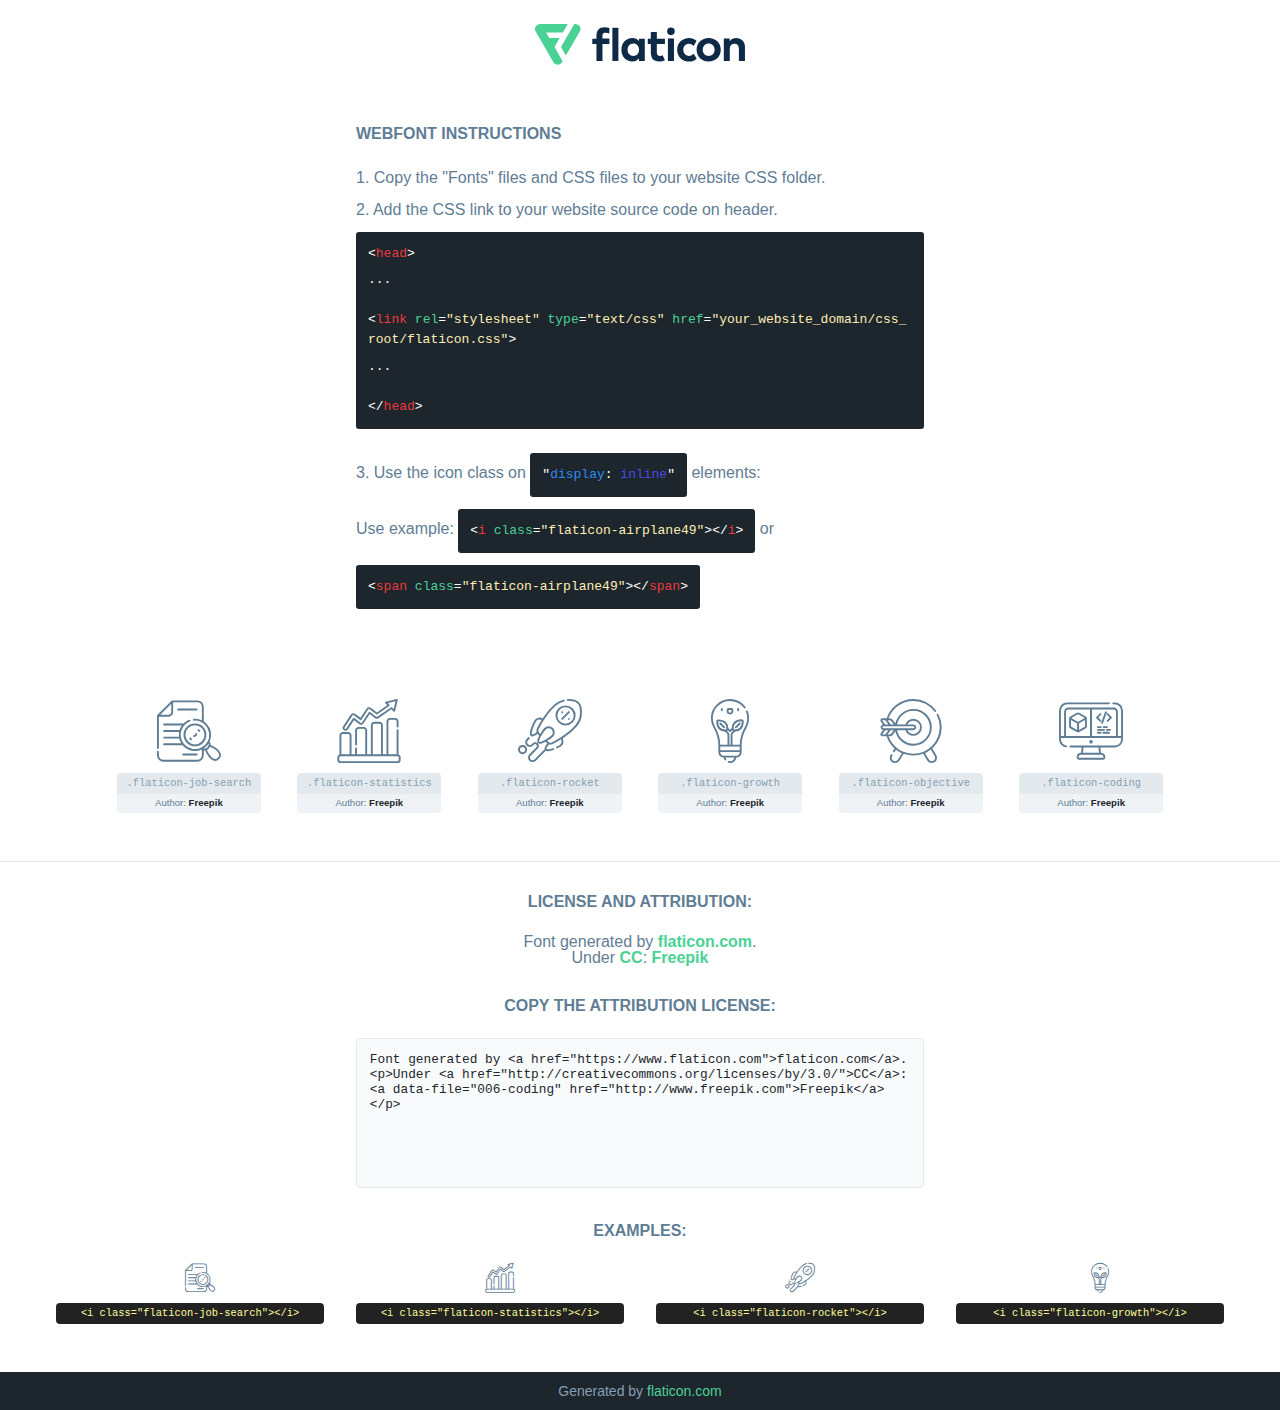
<file: fonts/flaticon/font/flaticon.html>
<!DOCTYPE html>
<!--
  Flaticon icon font: Flaticon
  Creation date: 19/01/2021 11:09
-->
<html>

<head>
    <title>Flaticon Webfont</title>
    <link rel="stylesheet" type="text/css" href="flaticon.css">
    <meta charset="UTF-8">
    <style>
    html, body, div, span, applet, object, iframe,
    h1, h2, h3, h4, h5, h6, p, blockquote, pre,
    a, abbr, acronym, address, big, cite, code,
    del, dfn, em, img, ins, kbd, q, s, samp,
    small, strike, strong, sub, sup, tt, var,
    b, u, i, center,
    dl, dt, dd, ol, ul, li,
    fieldset, form, label, legend,
    table, caption, tbody, tfoot, thead, tr, th, td,
    article, aside, canvas, details, embed,
    figure, figcaption, footer, header, hgroup,
    menu, nav, output, ruby, section, summary,
    time, mark, audio, video {
        margin: 0;
        padding: 0;
        border: 0;
        font-size: 100%;
        font: inherit;
        vertical-align: baseline;
    }
    /* HTML5 display-role reset for older browsers */
    article, aside, details, figcaption, figure,
    footer, header, hgroup, menu, nav, section {
        display: block;
    }
    body {
        line-height: 1;
    }
    ol, ul {
        list-style: none;
    }
    blockquote, q {
        quotes: none;
    }
    blockquote:before, blockquote:after,
    q:before, q:after {
        content: '';
        content: none;
    }
    table {
        border-collapse: collapse;
        border-spacing: 0;
    }
    body {
        font-family: Helvetica, Arial, sans-serif;
        font-size: 16px;
        color: #5f7d95;
    }
    a {
        color: #4AD295;
        font-weight: bold;
        text-decoration: none;
    }
    * {
        -moz-box-sizing: border-box;
        -webkit-box-sizing: border-box;
        box-sizing: border-box;
        margin: 0;
        padding: 0;
    }
    [class^="flaticon-"]:before, [class*=" flaticon-"]:before, [class^="flaticon-"]:after, [class*=" flaticon-"]:after {
        font-family: Flaticon;
        font-size: 30px;
        font-style: normal;
        margin-left: 20px;
        color: #333;
    }
    .wrapper {
        max-width: 600px;
        margin: auto;
        padding: 0 1em;
    }
    .title {
        margin-bottom: 24px;
        text-transform: uppercase;
        font-weight: bold;
    }
    header {
        text-align: center;
        padding: 24px;
    }
    header .logo {
        width: 210px;
        height: auto;
        border: none;
        display: inline-block;
    }
    header strong {
        font-size: 28px;
        font-weight: 500;
        vertical-align: middle;
    }
    .demo {
        margin: 2em auto;
        line-height: 1.25em;
    }
    .demo ul li {
        margin-bottom: 12px;
    }
    .demo ul li code {
        background-color: #1D262D;
        border-radius: 3px;
        padding: 12px;
        display: inline-block;
        color: #fff;
        font-family: Consolas,Monaco,Lucida Console,Liberation Mono,DejaVu Sans Mono,Bitstream Vera Sans Mono,Courier New, monospace;
        font-weight: lighter;
        margin-top: 12px;
        font-size: 13px;
        word-break: break-all;
    }
    .demo ul li code .red {
        color: #EC3A3B;
    }
    .demo ul li code .green {
        color: #4AD295;
    }
    .demo ul li code .yellow {
        color: #FFEEB6;
    }
    .demo ul li code .blue {
        color: #2C8CF4;
    }
    .demo ul li code .purple {
        color: #4949E7;
    }
    .demo ul li code .dots {
        margin-top: 0.5em;
        display: block;
    }
    #glyphs {
        border-bottom: 1px solid #E3E9ED;
        padding: 2em 0;
        text-align: center;
    }
    .glyph {
        display: inline-block;
        width: 9em;
        margin: 1em;
        text-align: center;
        vertical-align: top;
        background: #FFF;
    }
    .glyph .glyph-icon {
        padding: 10px;
        display: block;
        font-family:"Flaticon";
        font-size: 64px;
        line-height: 1;
    }
    .glyph .glyph-icon:before {
        font-size: 64px;
        color: #5f7d95;
        margin-left: 0;
    }
    .class-name {
        font-size: 0.65em;
        background-color: #E3E9ED;
        color: #869FB2;
        border-radius: 4px 4px 0 0;
        padding: 0.5em;
        font-family: Consolas,Monaco,Lucida Console,Liberation Mono,DejaVu Sans Mono,Bitstream Vera Sans Mono,Courier New, monospace;
    }
    .author-name {
        font-size: 0.6em;
        background-color: #EFF3F6;
        border-top: 0;
        border-radius: 0 0 4px 4px;
        padding: 0.5em;
    }
    .author-name a {
        color: #1D262D;
    }
    .class-name:last-child {
        font-size: 10px;
        color:#888;
    }
    .class-name:last-child a {
        font-size: 10px;
        color:#555;
    }
    .glyph > input {
        display: block;
        width: 100px;
        margin: 5px auto;
        text-align: center;
        font-size: 12px;
        cursor: text;
    }
    .glyph > input.icon-input {
        font-family:"Flaticon";
        font-size: 16px;
        margin-bottom: 10px;
    }
    .attribution .title {
        margin-top: 2em;
    }
    .attribution textarea {
        background-color: #F8FAFB;
        color: #1D262D;
        padding: 1em;
        border: none;
        box-shadow: none;
        border: 1px solid #E3E9ED;
        border-radius: 4px;
        resize: none;
        width: 100%;
        height: 150px;
        font-size: 0.8em;
        font-family: Consolas,Monaco,Lucida Console,Liberation Mono,DejaVu Sans Mono,Bitstream Vera Sans Mono,Courier New, monospace;
        -webkit-appearance: none;
    }
    .attribution textarea:hover {
        border-color: #CFD9E0;
    }
    .attribution textarea:focus {
        border-color: #4AD295;
    }
    .iconsuse {
        margin: 2em auto;
        text-align: center;
        max-width: 1200px;
    }
    .iconsuse:after {
        content: '';
        display: table;
        clear: both;
    }
    .iconsuse .image {
        float: left;
        width: 25%;
        padding: 0 1em;
    }
    .iconsuse .image p {
        margin-bottom: 1em;
    }
    .iconsuse .image span {
        display: block;
        font-size: 0.65em;
        background-color: #222;
        color: #fff;
        border-radius: 4px;
        padding: 0.5em;
        color: #FFFF99;
        margin-top: 1em;
        font-family: Consolas,Monaco,Lucida Console,Liberation Mono,DejaVu Sans Mono,Bitstream Vera Sans Mono,Courier New, monospace;
    }
    .glyph-icon:before {
        color: #5f7d95;
    }
    #footer {
        text-align: center;
        background-color: #1D262D;
        color: #869FB2;
        padding: 12px;
        font-size: 14px;
    }
    #footer a {
        font-weight: normal;
    }
    @media (max-width: 960px) {
        .iconsuse .image {
            width: 50%;
        }
    }
    </style>
</head>

<body class="characters-off">

    <header>
        <a href="https://www.flaticon.com/" target="_blank" class="logo">
            <svg xmlns="http://www.w3.org/2000/svg" viewBox="0 0 394.3 76.5"><path d="M156.6,69.4H145.3V7.1h11.3Z" style="fill:#0e2a47"/><path d="M206.2,69.4h-11V64.8a15.4,15.4,0,0,1-12.6,5.7c-11.6,0-20.3-9.5-20.3-22.1s8.8-22.1,20.3-22.1a15.4,15.4,0,0,1,12.6,5.8V27.5h11Zm-32.4-21c0,6.4,4.2,11.6,10.8,11.6s10.8-4.9,10.8-11.6-4.4-11.6-10.8-11.6S173.9,42,173.9,48.4Z" style="fill:#0e2a47"/><path d="M262.5,13.7a7.2,7.2,0,0,1-14.4,0,7.2,7.2,0,1,1,14.4,0ZM261,69.4H249.6v-42H261Z" style="fill:#0e2a47"/><path id="_Trazado_" data-name="&lt;Trazado&gt;" d="M139.6,17.8a16.6,16.6,0,0,0-8-1.4c-3.2.4-4.9,2-4.9,5.9v5.1h13V37.5h-13v32H115.4v-32h-7.8v-10h7.8V22.2c0-9.9,5.2-16.3,15-16.3a23.4,23.4,0,0,1,9.3,1.8Z" style="fill:#0e2a47"/><path d="M235.1,60c-3.5,0-6.3-1.9-6.3-7.1V37.5H244v-10H228.8V15H217.5V27.5h-5.7v10h5.7V53.7c0,10.9,5.3,16.8,15.7,16.8A22.9,22.9,0,0,0,244,68l-4.3-9.1A12.3,12.3,0,0,1,235.1,60Z" style="fill:#0e2a47"/><path d="M348.9,48.4c0,12.6-9.7,22.1-22.7,22.1s-22.7-9.4-22.7-22.1,9.6-22.1,22.7-22.1S348.9,35.8,348.9,48.4Zm-33.9,0c0,6.8,4.8,11.6,11.1,11.6s11.2-4.8,11.2-11.6-4.8-11.6-11.2-11.6S315.1,41.6,315.1,48.4Z" style="fill:#0e2a47"/><path d="M394.3,42.7V69.4H382.9V46.3c0-6.1-3-9.4-8.2-9.4s-8.9,3.2-8.9,9.5v23H354.6v-42h11v4.9c3-4.5,7.6-6.1,12.3-6.1C387.5,26.3,394.3,33,394.3,42.7Z" style="fill:#0e2a47"/><path d="M298,55.7h0a12.4,12.4,0,0,1-8.2,4.2h-.9l-1.8-.2a10,10,0,0,1-7.4-5.6,13.2,13.2,0,0,1-1.2-5.8,13,13,0,0,1,1.3-5.9,10.1,10.1,0,0,1,7.5-5.5h2.4a11.7,11.7,0,0,1,8.3,4.2l5.5-9.6a19.9,19.9,0,0,0-8.1-4.3,23.4,23.4,0,0,0-6.1-.8,25.2,25.2,0,0,0-7.5,1.1,20.9,20.9,0,0,0-8,4.6,21.9,21.9,0,0,0-6.8,16.4,21.9,21.9,0,0,0,6.7,16.3,20.9,20.9,0,0,0,8,4.6,25.2,25.2,0,0,0,7.7,1.2,23.6,23.6,0,0,0,6.2-.8,20,20,0,0,0,8.1-4.4Z" style="fill:#0e2a47"/><path d="M46.3,26.5H26.9L20.8,16H52.4L61.6,0H9.4A9.3,9.3,0,0,0,1.3,4.7a9.3,9.3,0,0,0,0,9.4L34.6,71.8a9.4,9.4,0,0,0,16.2,0l1.1-1.9L36.6,43.3Z" style="fill:#4ad295"/><path d="M84.2,4.7A9.3,9.3,0,0,0,76.1,0H73.8l-25,43.3,9.2,16L84.2,14A9.3,9.3,0,0,0,84.2,4.7Z" style="fill:#4ad295"/></svg>
        </a>
    </header>

    <section class="demo wrapper">

        <p class="title">Webfont Instructions</p>

        <ul>
            <li>
                <span class="num">1. </span>Copy the "Fonts" files and CSS files to your website CSS folder.
            </li>
            <li>
                <span class="num">2. </span>Add the CSS link to your website source code on header.
                <code class="big">
                    &lt;<span class="red">head</span>&gt;
                    <br/><span class="dots">...</span>
                    <br/>&lt;<span class="red">link</span> <span class="green">rel</span>=<span class="yellow">"stylesheet"</span> <span class="green">type</span>=<span class="yellow">"text/css"</span> <span class="green">href</span>=<span class="yellow">"your_website_domain/css_root/flaticon.css"</span>&gt;
                    <br/><span class="dots">...</span>
                    <br/>&lt;/<span class="red">head</span>&gt;
                </code>
            </li>

            <li>
                <p>
                    <span class="num">3. </span>Use the icon class on <code>"<span class="blue">display</span>:<span class="purple"> inline</span>"</code> elements:
                    <br />
                    Use example: <code>&lt;<span class="red">i</span> <span class="green">class</span>=<span class="yellow">&quot;flaticon-airplane49&quot;</span>&gt;&lt;/<span class="red">i</span>&gt;</code> or <code>&lt;<span class="red">span</span> <span class="green">class</span>=<span class="yellow">&quot;flaticon-airplane49&quot;</span>&gt;&lt;/<span class="red">span</span>&gt;</code>
            </li>
        </ul>

    </section>




   <section id="glyphs">          
    
      
        <div class="glyph"><div class="glyph-icon flaticon-job-search"></div>
            <div class="class-name">.flaticon-job-search</div>
            <div class="author-name">Author: <a data-file="001-job-search" href="http://www.freepik.com">Freepik</a> </div> 
        </div>        
        
        <div class="glyph"><div class="glyph-icon flaticon-statistics"></div>
            <div class="class-name">.flaticon-statistics</div>
            <div class="author-name">Author: <a data-file="002-statistics" href="http://www.freepik.com">Freepik</a> </div> 
        </div>        
        
        <div class="glyph"><div class="glyph-icon flaticon-rocket"></div>
            <div class="class-name">.flaticon-rocket</div>
            <div class="author-name">Author: <a data-file="003-rocket" href="http://www.freepik.com">Freepik</a> </div> 
        </div>        
        
        <div class="glyph"><div class="glyph-icon flaticon-growth"></div>
            <div class="class-name">.flaticon-growth</div>
            <div class="author-name">Author: <a data-file="004-growth" href="http://www.freepik.com">Freepik</a> </div> 
        </div>        
        
        <div class="glyph"><div class="glyph-icon flaticon-objective"></div>
            <div class="class-name">.flaticon-objective</div>
            <div class="author-name">Author: <a data-file="005-objective" href="http://www.freepik.com">Freepik</a> </div> 
        </div>        
        
        <div class="glyph"><div class="glyph-icon flaticon-coding"></div>
            <div class="class-name">.flaticon-coding</div>
            <div class="author-name">Author: <a data-file="006-coding" href="http://www.freepik.com">Freepik</a> </div> 
        </div>        
        

    </section>



    <section class="attribution wrapper"   style="text-align:center;">

      <div class="title">License and attribution:</div><div class="attrDiv">Font generated by <a href="https://www.flaticon.com">flaticon.com</a>. <div><p>Under <a href="http://creativecommons.org/licenses/by/3.0/">CC</a>: <a data-file="006-coding" href="http://www.freepik.com">Freepik</a></p>  </div>
      </div>
      <div class="title">Copy the Attribution License:</div>

    <textarea onclick="this.focus();this.select();">Font generated by &lt;a href=&quot;https://www.flaticon.com&quot;&gt;flaticon.com&lt;/a&gt;. <p>Under <a href="http://creativecommons.org/licenses/by/3.0/">CC</a>: <a data-file="006-coding" href="http://www.freepik.com">Freepik</a></p>  
     </textarea>

    </section>

    <section class="iconsuse">

          <div class="title">Examples:</div>            
             
            <div class="image">
                <p>
                    <i class="glyph-icon flaticon-job-search"></i> 
                    <span>&lt;i class=&quot;flaticon-job-search&quot;&gt;&lt;/i&gt;</span>
                </p>
            </div>
            
            <div class="image">
                <p>
                    <i class="glyph-icon flaticon-statistics"></i> 
                    <span>&lt;i class=&quot;flaticon-statistics&quot;&gt;&lt;/i&gt;</span>
                </p>
            </div>
            
            <div class="image">
                <p>
                    <i class="glyph-icon flaticon-rocket"></i> 
                    <span>&lt;i class=&quot;flaticon-rocket&quot;&gt;&lt;/i&gt;</span>
                </p>
            </div>
            
            <div class="image">
                <p>
                    <i class="glyph-icon flaticon-growth"></i> 
                    <span>&lt;i class=&quot;flaticon-growth&quot;&gt;&lt;/i&gt;</span>
                </p>
            </div>
                       
        </div>
                            
    </section>

<div id="footer">
    <div>Generated by <a href="https://www.flaticon.com">flaticon.com</a>
    </div>
</div>



</body>
</html>
</file>
<file: fonts/icomoon/style.css>
@font-face {
  font-family: 'icomoon';
  src:  url('fonts/icomoon.eot?10si43');
  src:  url('fonts/icomoon.eot?10si43#iefix') format('embedded-opentype'),
    url('fonts/icomoon.ttf?10si43') format('truetype'),
    url('fonts/icomoon.woff?10si43') format('woff'),
    url('fonts/icomoon.svg?10si43#icomoon') format('svg');
  font-weight: normal;
  font-style: normal;
}

[class^="icon-"], [class*=" icon-"] {
  /* use !important to prevent issues with browser extensions that change fonts */
  font-family: 'icomoon' !important;
  speak: none;
  font-style: normal;
  font-weight: normal;
  font-variant: normal;
  text-transform: none;
  line-height: 1;

  /* Better Font Rendering =========== */
  -webkit-font-smoothing: antialiased;
  -moz-osx-font-smoothing: grayscale;
}

.icon-asterisk:before {
  content: "\f069";
}
.icon-plus:before {
  content: "\f067";
}
.icon-question:before {
  content: "\f128";
}
.icon-minus:before {
  content: "\f068";
}
.icon-glass:before {
  content: "\f000";
}
.icon-music:before {
  content: "\f001";
}
.icon-search:before {
  content: "\f002";
}
.icon-envelope-o:before {
  content: "\f003";
}
.icon-heart:before {
  content: "\f004";
}
.icon-star:before {
  content: "\f005";
}
.icon-star-o:before {
  content: "\f006";
}
.icon-user:before {
  content: "\f007";
}
.icon-film:before {
  content: "\f008";
}
.icon-th-large:before {
  content: "\f009";
}
.icon-th:before {
  content: "\f00a";
}
.icon-th-list:before {
  content: "\f00b";
}
.icon-check:before {
  content: "\f00c";
}
.icon-close:before {
  content: "\f00d";
}
.icon-remove:before {
  content: "\f00d";
}
.icon-times:before {
  content: "\f00d";
}
.icon-search-plus:before {
  content: "\f00e";
}
.icon-search-minus:before {
  content: "\f010";
}
.icon-power-off:before {
  content: "\f011";
}
.icon-signal:before {
  content: "\f012";
}
.icon-cog:before {
  content: "\f013";
}
.icon-gear:before {
  content: "\f013";
}
.icon-trash-o:before {
  content: "\f014";
}
.icon-home:before {
  content: "\f015";
}
.icon-file-o:before {
  content: "\f016";
}
.icon-clock-o:before {
  content: "\f017";
}
.icon-road:before {
  content: "\f018";
}
.icon-download:before {
  content: "\f019";
}
.icon-arrow-circle-o-down:before {
  content: "\f01a";
}
.icon-arrow-circle-o-up:before {
  content: "\f01b";
}
.icon-inbox:before {
  content: "\f01c";
}
.icon-play-circle-o:before {
  content: "\f01d";
}
.icon-repeat:before {
  content: "\f01e";
}
.icon-rotate-right:before {
  content: "\f01e";
}
.icon-refresh:before {
  content: "\f021";
}
.icon-list-alt:before {
  content: "\f022";
}
.icon-lock:before {
  content: "\f023";
}
.icon-flag:before {
  content: "\f024";
}
.icon-headphones:before {
  content: "\f025";
}
.icon-volume-off:before {
  content: "\f026";
}
.icon-volume-down:before {
  content: "\f027";
}
.icon-volume-up:before {
  content: "\f028";
}
.icon-qrcode:before {
  content: "\f029";
}
.icon-barcode:before {
  content: "\f02a";
}
.icon-tag:before {
  content: "\f02b";
}
.icon-tags:before {
  content: "\f02c";
}
.icon-book:before {
  content: "\f02d";
}
.icon-bookmark:before {
  content: "\f02e";
}
.icon-print:before {
  content: "\f02f";
}
.icon-camera:before {
  content: "\f030";
}
.icon-font:before {
  content: "\f031";
}
.icon-bold:before {
  content: "\f032";
}
.icon-italic:before {
  content: "\f033";
}
.icon-text-height:before {
  content: "\f034";
}
.icon-text-width:before {
  content: "\f035";
}
.icon-align-left:before {
  content: "\f036";
}
.icon-align-center:before {
  content: "\f037";
}
.icon-align-right:before {
  content: "\f038";
}
.icon-align-justify:before {
  content: "\f039";
}
.icon-list:before {
  content: "\f03a";
}
.icon-dedent:before {
  content: "\f03b";
}
.icon-outdent:before {
  content: "\f03b";
}
.icon-indent:before {
  content: "\f03c";
}
.icon-video-camera:before {
  content: "\f03d";
}
.icon-image:before {
  content: "\f03e";
}
.icon-photo:before {
  content: "\f03e";
}
.icon-picture-o:before {
  content: "\f03e";
}
.icon-pencil:before {
  content: "\f040";
}
.icon-map-marker:before {
  content: "\f041";
}
.icon-adjust:before {
  content: "\f042";
}
.icon-tint:before {
  content: "\f043";
}
.icon-edit:before {
  content: "\f044";
}
.icon-pencil-square-o:before {
  content: "\f044";
}
.icon-share-square-o:before {
  content: "\f045";
}
.icon-check-square-o:before {
  content: "\f046";
}
.icon-arrows:before {
  content: "\f047";
}
.icon-step-backward:before {
  content: "\f048";
}
.icon-fast-backward:before {
  content: "\f049";
}
.icon-backward:before {
  content: "\f04a";
}
.icon-play:before {
  content: "\f04b";
}
.icon-pause:before {
  content: "\f04c";
}
.icon-stop:before {
  content: "\f04d";
}
.icon-forward:before {
  content: "\f04e";
}
.icon-fast-forward:before {
  content: "\f050";
}
.icon-step-forward:before {
  content: "\f051";
}
.icon-eject:before {
  content: "\f052";
}
.icon-chevron-left:before {
  content: "\f053";
}
.icon-chevron-right:before {
  content: "\f054";
}
.icon-plus-circle:before {
  content: "\f055";
}
.icon-minus-circle:before {
  content: "\f056";
}
.icon-times-circle:before {
  content: "\f057";
}
.icon-check-circle:before {
  content: "\f058";
}
.icon-question-circle:before {
  content: "\f059";
}
.icon-info-circle:before {
  content: "\f05a";
}
.icon-crosshairs:before {
  content: "\f05b";
}
.icon-times-circle-o:before {
  content: "\f05c";
}
.icon-check-circle-o:before {
  content: "\f05d";
}
.icon-ban:before {
  content: "\f05e";
}
.icon-arrow-left:before {
  content: "\f060";
}
.icon-arrow-right:before {
  content: "\f061";
}
.icon-arrow-up:before {
  content: "\f062";
}
.icon-arrow-down:before {
  content: "\f063";
}
.icon-mail-forward:before {
  content: "\f064";
}
.icon-share:before {
  content: "\f064";
}
.icon-expand:before {
  content: "\f065";
}
.icon-compress:before {
  content: "\f066";
}
.icon-exclamation-circle:before {
  content: "\f06a";
}
.icon-gift:before {
  content: "\f06b";
}
.icon-leaf:before {
  content: "\f06c";
}
.icon-fire:before {
  content: "\f06d";
}
.icon-eye:before {
  content: "\f06e";
}
.icon-eye-slash:before {
  content: "\f070";
}
.icon-exclamation-triangle:before {
  content: "\f071";
}
.icon-warning:before {
  content: "\f071";
}
.icon-plane:before {
  content: "\f072";
}
.icon-calendar:before {
  content: "\f073";
}
.icon-random:before {
  content: "\f074";
}
.icon-comment:before {
  content: "\f075";
}
.icon-magnet:before {
  content: "\f076";
}
.icon-chevron-up:before {
  content: "\f077";
}
.icon-chevron-down:before {
  content: "\f078";
}
.icon-retweet:before {
  content: "\f079";
}
.icon-shopping-cart:before {
  content: "\f07a";
}
.icon-folder:before {
  content: "\f07b";
}
.icon-folder-open:before {
  content: "\f07c";
}
.icon-arrows-v:before {
  content: "\f07d";
}
.icon-arrows-h:before {
  content: "\f07e";
}
.icon-bar-chart:before {
  content: "\f080";
}
.icon-bar-chart-o:before {
  content: "\f080";
}
.icon-twitter-square:before {
  content: "\f081";
}
.icon-facebook-square:before {
  content: "\f082";
}
.icon-camera-retro:before {
  content: "\f083";
}
.icon-key:before {
  content: "\f084";
}
.icon-cogs:before {
  content: "\f085";
}
.icon-gears:before {
  content: "\f085";
}
.icon-comments:before {
  content: "\f086";
}
.icon-thumbs-o-up:before {
  content: "\f087";
}
.icon-thumbs-o-down:before {
  content: "\f088";
}
.icon-star-half:before {
  content: "\f089";
}
.icon-heart-o:before {
  content: "\f08a";
}
.icon-sign-out:before {
  content: "\f08b";
}
.icon-linkedin-square:before {
  content: "\f08c";
}
.icon-thumb-tack:before {
  content: "\f08d";
}
.icon-external-link:before {
  content: "\f08e";
}
.icon-sign-in:before {
  content: "\f090";
}
.icon-trophy:before {
  content: "\f091";
}
.icon-github-square:before {
  content: "\f092";
}
.icon-upload:before {
  content: "\f093";
}
.icon-lemon-o:before {
  content: "\f094";
}
.icon-phone:before {
  content: "\f095";
}
.icon-square-o:before {
  content: "\f096";
}
.icon-bookmark-o:before {
  content: "\f097";
}
.icon-phone-square:before {
  content: "\f098";
}
.icon-twitter:before {
  content: "\f099";
}
.icon-facebook:before {
  content: "\f09a";
}
.icon-facebook-f:before {
  content: "\f09a";
}
.icon-github:before {
  content: "\f09b";
}
.icon-unlock:before {
  content: "\f09c";
}
.icon-credit-card:before {
  content: "\f09d";
}
.icon-feed:before {
  content: "\f09e";
}
.icon-rss:before {
  content: "\f09e";
}
.icon-hdd-o:before {
  content: "\f0a0";
}
.icon-bullhorn:before {
  content: "\f0a1";
}
.icon-bell-o:before {
  content: "\f0a2";
}
.icon-certificate:before {
  content: "\f0a3";
}
.icon-hand-o-right:before {
  content: "\f0a4";
}
.icon-hand-o-left:before {
  content: "\f0a5";
}
.icon-hand-o-up:before {
  content: "\f0a6";
}
.icon-hand-o-down:before {
  content: "\f0a7";
}
.icon-arrow-circle-left:before {
  content: "\f0a8";
}
.icon-arrow-circle-right:before {
  content: "\f0a9";
}
.icon-arrow-circle-up:before {
  content: "\f0aa";
}
.icon-arrow-circle-down:before {
  content: "\f0ab";
}
.icon-globe:before {
  content: "\f0ac";
}
.icon-wrench:before {
  content: "\f0ad";
}
.icon-tasks:before {
  content: "\f0ae";
}
.icon-filter:before {
  content: "\f0b0";
}
.icon-briefcase:before {
  content: "\f0b1";
}
.icon-arrows-alt:before {
  content: "\f0b2";
}
.icon-group:before {
  content: "\f0c0";
}
.icon-users:before {
  content: "\f0c0";
}
.icon-chain:before {
  content: "\f0c1";
}
.icon-link:before {
  content: "\f0c1";
}
.icon-cloud:before {
  content: "\f0c2";
}
.icon-flask:before {
  content: "\f0c3";
}
.icon-cut:before {
  content: "\f0c4";
}
.icon-scissors:before {
  content: "\f0c4";
}
.icon-copy:before {
  content: "\f0c5";
}
.icon-files-o:before {
  content: "\f0c5";
}
.icon-paperclip:before {
  content: "\f0c6";
}
.icon-floppy-o:before {
  content: "\f0c7";
}
.icon-save:before {
  content: "\f0c7";
}
.icon-square:before {
  content: "\f0c8";
}
.icon-bars:before {
  content: "\f0c9";
}
.icon-navicon:before {
  content: "\f0c9";
}
.icon-reorder:before {
  content: "\f0c9";
}
.icon-list-ul:before {
  content: "\f0ca";
}
.icon-list-ol:before {
  content: "\f0cb";
}
.icon-strikethrough:before {
  content: "\f0cc";
}
.icon-underline:before {
  content: "\f0cd";
}
.icon-table:before {
  content: "\f0ce";
}
.icon-magic:before {
  content: "\f0d0";
}
.icon-truck:before {
  content: "\f0d1";
}
.icon-pinterest:before {
  content: "\f0d2";
}
.icon-pinterest-square:before {
  content: "\f0d3";
}
.icon-google-plus-square:before {
  content: "\f0d4";
}
.icon-google-plus:before {
  content: "\f0d5";
}
.icon-money:before {
  content: "\f0d6";
}
.icon-caret-down:before {
  content: "\f0d7";
}
.icon-caret-up:before {
  content: "\f0d8";
}
.icon-caret-left:before {
  content: "\f0d9";
}
.icon-caret-right:before {
  content: "\f0da";
}
.icon-columns:before {
  content: "\f0db";
}
.icon-sort:before {
  content: "\f0dc";
}
.icon-unsorted:before {
  content: "\f0dc";
}
.icon-sort-desc:before {
  content: "\f0dd";
}
.icon-sort-down:before {
  content: "\f0dd";
}
.icon-sort-asc:before {
  content: "\f0de";
}
.icon-sort-up:before {
  content: "\f0de";
}
.icon-envelope:before {
  content: "\f0e0";
}
.icon-linkedin:before {
  content: "\f0e1";
}
.icon-rotate-left:before {
  content: "\f0e2";
}
.icon-undo:before {
  content: "\f0e2";
}
.icon-gavel:before {
  content: "\f0e3";
}
.icon-legal:before {
  content: "\f0e3";
}
.icon-dashboard:before {
  content: "\f0e4";
}
.icon-tachometer:before {
  content: "\f0e4";
}
.icon-comment-o:before {
  content: "\f0e5";
}
.icon-comments-o:before {
  content: "\f0e6";
}
.icon-bolt:before {
  content: "\f0e7";
}
.icon-flash:before {
  content: "\f0e7";
}
.icon-sitemap:before {
  content: "\f0e8";
}
.icon-umbrella:before {
  content: "\f0e9";
}
.icon-clipboard:before {
  content: "\f0ea";
}
.icon-paste:before {
  content: "\f0ea";
}
.icon-lightbulb-o:before {
  content: "\f0eb";
}
.icon-exchange:before {
  content: "\f0ec";
}
.icon-cloud-download:before {
  content: "\f0ed";
}
.icon-cloud-upload:before {
  content: "\f0ee";
}
.icon-user-md:before {
  content: "\f0f0";
}
.icon-stethoscope:before {
  content: "\f0f1";
}
.icon-suitcase:before {
  content: "\f0f2";
}
.icon-bell:before {
  content: "\f0f3";
}
.icon-coffee:before {
  content: "\f0f4";
}
.icon-cutlery:before {
  content: "\f0f5";
}
.icon-file-text-o:before {
  content: "\f0f6";
}
.icon-building-o:before {
  content: "\f0f7";
}
.icon-hospital-o:before {
  content: "\f0f8";
}
.icon-ambulance:before {
  content: "\f0f9";
}
.icon-medkit:before {
  content: "\f0fa";
}
.icon-fighter-jet:before {
  content: "\f0fb";
}
.icon-beer:before {
  content: "\f0fc";
}
.icon-h-square:before {
  content: "\f0fd";
}
.icon-plus-square:before {
  content: "\f0fe";
}
.icon-angle-double-left:before {
  content: "\f100";
}
.icon-angle-double-right:before {
  content: "\f101";
}
.icon-angle-double-up:before {
  content: "\f102";
}
.icon-angle-double-down:before {
  content: "\f103";
}
.icon-angle-left:before {
  content: "\f104";
}
.icon-angle-right:before {
  content: "\f105";
}
.icon-angle-up:before {
  content: "\f106";
}
.icon-angle-down:before {
  content: "\f107";
}
.icon-desktop:before {
  content: "\f108";
}
.icon-laptop:before {
  content: "\f109";
}
.icon-tablet:before {
  content: "\f10a";
}
.icon-mobile:before {
  content: "\f10b";
}
.icon-mobile-phone:before {
  content: "\f10b";
}
.icon-circle-o:before {
  content: "\f10c";
}
.icon-quote-left:before {
  content: "\f10d";
}
.icon-quote-right:before {
  content: "\f10e";
}
.icon-spinner:before {
  content: "\f110";
}
.icon-circle:before {
  content: "\f111";
}
.icon-mail-reply:before {
  content: "\f112";
}
.icon-reply:before {
  content: "\f112";
}
.icon-github-alt:before {
  content: "\f113";
}
.icon-folder-o:before {
  content: "\f114";
}
.icon-folder-open-o:before {
  content: "\f115";
}
.icon-smile-o:before {
  content: "\f118";
}
.icon-frown-o:before {
  content: "\f119";
}
.icon-meh-o:before {
  content: "\f11a";
}
.icon-gamepad:before {
  content: "\f11b";
}
.icon-keyboard-o:before {
  content: "\f11c";
}
.icon-flag-o:before {
  content: "\f11d";
}
.icon-flag-checkered:before {
  content: "\f11e";
}
.icon-terminal:before {
  content: "\f120";
}
.icon-code:before {
  content: "\f121";
}
.icon-mail-reply-all:before {
  content: "\f122";
}
.icon-reply-all:before {
  content: "\f122";
}
.icon-star-half-empty:before {
  content: "\f123";
}
.icon-star-half-full:before {
  content: "\f123";
}
.icon-star-half-o:before {
  content: "\f123";
}
.icon-location-arrow:before {
  content: "\f124";
}
.icon-crop:before {
  content: "\f125";
}
.icon-code-fork:before {
  content: "\f126";
}
.icon-chain-broken:before {
  content: "\f127";
}
.icon-unlink:before {
  content: "\f127";
}
.icon-info:before {
  content: "\f129";
}
.icon-exclamation:before {
  content: "\f12a";
}
.icon-superscript:before {
  content: "\f12b";
}
.icon-subscript:before {
  content: "\f12c";
}
.icon-eraser:before {
  content: "\f12d";
}
.icon-puzzle-piece:before {
  content: "\f12e";
}
.icon-microphone:before {
  content: "\f130";
}
.icon-microphone-slash:before {
  content: "\f131";
}
.icon-shield:before {
  content: "\f132";
}
.icon-calendar-o:before {
  content: "\f133";
}
.icon-fire-extinguisher:before {
  content: "\f134";
}
.icon-rocket:before {
  content: "\f135";
}
.icon-maxcdn:before {
  content: "\f136";
}
.icon-chevron-circle-left:before {
  content: "\f137";
}
.icon-chevron-circle-right:before {
  content: "\f138";
}
.icon-chevron-circle-up:before {
  content: "\f139";
}
.icon-chevron-circle-down:before {
  content: "\f13a";
}
.icon-html5:before {
  content: "\f13b";
}
.icon-css3:before {
  content: "\f13c";
}
.icon-anchor:before {
  content: "\f13d";
}
.icon-unlock-alt:before {
  content: "\f13e";
}
.icon-bullseye:before {
  content: "\f140";
}
.icon-ellipsis-h:before {
  content: "\f141";
}
.icon-ellipsis-v:before {
  content: "\f142";
}
.icon-rss-square:before {
  content: "\f143";
}
.icon-play-circle:before {
  content: "\f144";
}
.icon-ticket:before {
  content: "\f145";
}
.icon-minus-square:before {
  content: "\f146";
}
.icon-minus-square-o:before {
  content: "\f147";
}
.icon-level-up:before {
  content: "\f148";
}
.icon-level-down:before {
  content: "\f149";
}
.icon-check-square:before {
  content: "\f14a";
}
.icon-pencil-square:before {
  content: "\f14b";
}
.icon-external-link-square:before {
  content: "\f14c";
}
.icon-share-square:before {
  content: "\f14d";
}
.icon-compass:before {
  content: "\f14e";
}
.icon-caret-square-o-down:before {
  content: "\f150";
}
.icon-toggle-down:before {
  content: "\f150";
}
.icon-caret-square-o-up:before {
  content: "\f151";
}
.icon-toggle-up:before {
  content: "\f151";
}
.icon-caret-square-o-right:before {
  content: "\f152";
}
.icon-toggle-right:before {
  content: "\f152";
}
.icon-eur:before {
  content: "\f153";
}
.icon-euro:before {
  content: "\f153";
}
.icon-gbp:before {
  content: "\f154";
}
.icon-dollar:before {
  content: "\f155";
}
.icon-usd:before {
  content: "\f155";
}
.icon-inr:before {
  content: "\f156";
}
.icon-rupee:before {
  content: "\f156";
}
.icon-cny:before {
  content: "\f157";
}
.icon-jpy:before {
  content: "\f157";
}
.icon-rmb:before {
  content: "\f157";
}
.icon-yen:before {
  content: "\f157";
}
.icon-rouble:before {
  content: "\f158";
}
.icon-rub:before {
  content: "\f158";
}
.icon-ruble:before {
  content: "\f158";
}
.icon-krw:before {
  content: "\f159";
}
.icon-won:before {
  content: "\f159";
}
.icon-bitcoin:before {
  content: "\f15a";
}
.icon-btc:before {
  content: "\f15a";
}
.icon-file:before {
  content: "\f15b";
}
.icon-file-text:before {
  content: "\f15c";
}
.icon-sort-alpha-asc:before {
  content: "\f15d";
}
.icon-sort-alpha-desc:before {
  content: "\f15e";
}
.icon-sort-amount-asc:before {
  content: "\f160";
}
.icon-sort-amount-desc:before {
  content: "\f161";
}
.icon-sort-numeric-asc:before {
  content: "\f162";
}
.icon-sort-numeric-desc:before {
  content: "\f163";
}
.icon-thumbs-up:before {
  content: "\f164";
}
.icon-thumbs-down:before {
  content: "\f165";
}
.icon-youtube-square:before {
  content: "\f166";
}
.icon-youtube:before {
  content: "\f167";
}
.icon-xing:before {
  content: "\f168";
}
.icon-xing-square:before {
  content: "\f169";
}
.icon-youtube-play:before {
  content: "\f16a";
}
.icon-dropbox:before {
  content: "\f16b";
}
.icon-stack-overflow:before {
  content: "\f16c";
}
.icon-instagram:before {
  content: "\f16d";
}
.icon-flickr:before {
  content: "\f16e";
}
.icon-adn:before {
  content: "\f170";
}
.icon-bitbucket:before {
  content: "\f171";
}
.icon-bitbucket-square:before {
  content: "\f172";
}
.icon-tumblr:before {
  content: "\f173";
}
.icon-tumblr-square:before {
  content: "\f174";
}
.icon-long-arrow-down:before {
  content: "\f175";
}
.icon-long-arrow-up:before {
  content: "\f176";
}
.icon-long-arrow-left:before {
  content: "\f177";
}
.icon-long-arrow-right:before {
  content: "\f178";
}
.icon-apple:before {
  content: "\f179";
}
.icon-windows:before {
  content: "\f17a";
}
.icon-android:before {
  content: "\f17b";
}
.icon-linux:before {
  content: "\f17c";
}
.icon-dribbble:before {
  content: "\f17d";
}
.icon-skype:before {
  content: "\f17e";
}
.icon-foursquare:before {
  content: "\f180";
}
.icon-trello:before {
  content: "\f181";
}
.icon-female:before {
  content: "\f182";
}
.icon-male:before {
  content: "\f183";
}
.icon-gittip:before {
  content: "\f184";
}
.icon-gratipay:before {
  content: "\f184";
}
.icon-sun-o:before {
  content: "\f185";
}
.icon-moon-o:before {
  content: "\f186";
}
.icon-archive:before {
  content: "\f187";
}
.icon-bug:before {
  content: "\f188";
}
.icon-vk:before {
  content: "\f189";
}
.icon-weibo:before {
  content: "\f18a";
}
.icon-renren:before {
  content: "\f18b";
}
.icon-pagelines:before {
  content: "\f18c";
}
.icon-stack-exchange:before {
  content: "\f18d";
}
.icon-arrow-circle-o-right:before {
  content: "\f18e";
}
.icon-arrow-circle-o-left:before {
  content: "\f190";
}
.icon-caret-square-o-left:before {
  content: "\f191";
}
.icon-toggle-left:before {
  content: "\f191";
}
.icon-dot-circle-o:before {
  content: "\f192";
}
.icon-wheelchair:before {
  content: "\f193";
}
.icon-vimeo-square:before {
  content: "\f194";
}
.icon-try:before {
  content: "\f195";
}
.icon-turkish-lira:before {
  content: "\f195";
}
.icon-plus-square-o:before {
  content: "\f196";
}
.icon-space-shuttle:before {
  content: "\f197";
}
.icon-slack:before {
  content: "\f198";
}
.icon-envelope-square:before {
  content: "\f199";
}
.icon-wordpress:before {
  content: "\f19a";
}
.icon-openid:before {
  content: "\f19b";
}
.icon-bank:before {
  content: "\f19c";
}
.icon-institution:before {
  content: "\f19c";
}
.icon-university:before {
  content: "\f19c";
}
.icon-graduation-cap:before {
  content: "\f19d";
}
.icon-mortar-board:before {
  content: "\f19d";
}
.icon-yahoo:before {
  content: "\f19e";
}
.icon-google:before {
  content: "\f1a0";
}
.icon-reddit:before {
  content: "\f1a1";
}
.icon-reddit-square:before {
  content: "\f1a2";
}
.icon-stumbleupon-circle:before {
  content: "\f1a3";
}
.icon-stumbleupon:before {
  content: "\f1a4";
}
.icon-delicious:before {
  content: "\f1a5";
}
.icon-digg:before {
  content: "\f1a6";
}
.icon-pied-piper-pp:before {
  content: "\f1a7";
}
.icon-pied-piper-alt:before {
  content: "\f1a8";
}
.icon-drupal:before {
  content: "\f1a9";
}
.icon-joomla:before {
  content: "\f1aa";
}
.icon-language:before {
  content: "\f1ab";
}
.icon-fax:before {
  content: "\f1ac";
}
.icon-building:before {
  content: "\f1ad";
}
.icon-child:before {
  content: "\f1ae";
}
.icon-paw:before {
  content: "\f1b0";
}
.icon-spoon:before {
  content: "\f1b1";
}
.icon-cube:before {
  content: "\f1b2";
}
.icon-cubes:before {
  content: "\f1b3";
}
.icon-behance:before {
  content: "\f1b4";
}
.icon-behance-square:before {
  content: "\f1b5";
}
.icon-steam:before {
  content: "\f1b6";
}
.icon-steam-square:before {
  content: "\f1b7";
}
.icon-recycle:before {
  content: "\f1b8";
}
.icon-automobile:before {
  content: "\f1b9";
}
.icon-car:before {
  content: "\f1b9";
}
.icon-cab:before {
  content: "\f1ba";
}
.icon-taxi:before {
  content: "\f1ba";
}
.icon-tree:before {
  content: "\f1bb";
}
.icon-spotify:before {
  content: "\f1bc";
}
.icon-deviantart:before {
  content: "\f1bd";
}
.icon-soundcloud:before {
  content: "\f1be";
}
.icon-database:before {
  content: "\f1c0";
}
.icon-file-pdf-o:before {
  content: "\f1c1";
}
.icon-file-word-o:before {
  content: "\f1c2";
}
.icon-file-excel-o:before {
  content: "\f1c3";
}
.icon-file-powerpoint-o:before {
  content: "\f1c4";
}
.icon-file-image-o:before {
  content: "\f1c5";
}
.icon-file-photo-o:before {
  content: "\f1c5";
}
.icon-file-picture-o:before {
  content: "\f1c5";
}
.icon-file-archive-o:before {
  content: "\f1c6";
}
.icon-file-zip-o:before {
  content: "\f1c6";
}
.icon-file-audio-o:before {
  content: "\f1c7";
}
.icon-file-sound-o:before {
  content: "\f1c7";
}
.icon-file-movie-o:before {
  content: "\f1c8";
}
.icon-file-video-o:before {
  content: "\f1c8";
}
.icon-file-code-o:before {
  content: "\f1c9";
}
.icon-vine:before {
  content: "\f1ca";
}
.icon-codepen:before {
  content: "\f1cb";
}
.icon-jsfiddle:before {
  content: "\f1cc";
}
.icon-life-bouy:before {
  content: "\f1cd";
}
.icon-life-buoy:before {
  content: "\f1cd";
}
.icon-life-ring:before {
  content: "\f1cd";
}
.icon-life-saver:before {
  content: "\f1cd";
}
.icon-support:before {
  content: "\f1cd";
}
.icon-circle-o-notch:before {
  content: "\f1ce";
}
.icon-ra:before {
  content: "\f1d0";
}
.icon-rebel:before {
  content: "\f1d0";
}
.icon-resistance:before {
  content: "\f1d0";
}
.icon-empire:before {
  content: "\f1d1";
}
.icon-ge:before {
  content: "\f1d1";
}
.icon-git-square:before {
  content: "\f1d2";
}
.icon-git:before {
  content: "\f1d3";
}
.icon-hacker-news:before {
  content: "\f1d4";
}
.icon-y-combinator-square:before {
  content: "\f1d4";
}
.icon-yc-square:before {
  content: "\f1d4";
}
.icon-tencent-weibo:before {
  content: "\f1d5";
}
.icon-qq:before {
  content: "\f1d6";
}
.icon-wechat:before {
  content: "\f1d7";
}
.icon-weixin:before {
  content: "\f1d7";
}
.icon-paper-plane:before {
  content: "\f1d8";
}
.icon-send:before {
  content: "\f1d8";
}
.icon-paper-plane-o:before {
  content: "\f1d9";
}
.icon-send-o:before {
  content: "\f1d9";
}
.icon-history:before {
  content: "\f1da";
}
.icon-circle-thin:before {
  content: "\f1db";
}
.icon-header:before {
  content: "\f1dc";
}
.icon-paragraph:before {
  content: "\f1dd";
}
.icon-sliders:before {
  content: "\f1de";
}
.icon-share-alt:before {
  content: "\f1e0";
}
.icon-share-alt-square:before {
  content: "\f1e1";
}
.icon-bomb:before {
  content: "\f1e2";
}
.icon-futbol-o:before {
  content: "\f1e3";
}
.icon-soccer-ball-o:before {
  content: "\f1e3";
}
.icon-tty:before {
  content: "\f1e4";
}
.icon-binoculars:before {
  content: "\f1e5";
}
.icon-plug:before {
  content: "\f1e6";
}
.icon-slideshare:before {
  content: "\f1e7";
}
.icon-twitch:before {
  content: "\f1e8";
}
.icon-yelp:before {
  content: "\f1e9";
}
.icon-newspaper-o:before {
  content: "\f1ea";
}
.icon-wifi:before {
  content: "\f1eb";
}
.icon-calculator:before {
  content: "\f1ec";
}
.icon-paypal:before {
  content: "\f1ed";
}
.icon-google-wallet:before {
  content: "\f1ee";
}
.icon-cc-visa:before {
  content: "\f1f0";
}
.icon-cc-mastercard:before {
  content: "\f1f1";
}
.icon-cc-discover:before {
  content: "\f1f2";
}
.icon-cc-amex:before {
  content: "\f1f3";
}
.icon-cc-paypal:before {
  content: "\f1f4";
}
.icon-cc-stripe:before {
  content: "\f1f5";
}
.icon-bell-slash:before {
  content: "\f1f6";
}
.icon-bell-slash-o:before {
  content: "\f1f7";
}
.icon-trash:before {
  content: "\f1f8";
}
.icon-copyright:before {
  content: "\f1f9";
}
.icon-at:before {
  content: "\f1fa";
}
.icon-eyedropper:before {
  content: "\f1fb";
}
.icon-paint-brush:before {
  content: "\f1fc";
}
.icon-birthday-cake:before {
  content: "\f1fd";
}
.icon-area-chart:before {
  content: "\f1fe";
}
.icon-pie-chart:before {
  content: "\f200";
}
.icon-line-chart:before {
  content: "\f201";
}
.icon-lastfm:before {
  content: "\f202";
}
.icon-lastfm-square:before {
  content: "\f203";
}
.icon-toggle-off:before {
  content: "\f204";
}
.icon-toggle-on:before {
  content: "\f205";
}
.icon-bicycle:before {
  content: "\f206";
}
.icon-bus:before {
  content: "\f207";
}
.icon-ioxhost:before {
  content: "\f208";
}
.icon-angellist:before {
  content: "\f209";
}
.icon-cc:before {
  content: "\f20a";
}
.icon-ils:before {
  content: "\f20b";
}
.icon-shekel:before {
  content: "\f20b";
}
.icon-sheqel:before {
  content: "\f20b";
}
.icon-meanpath:before {
  content: "\f20c";
}
.icon-buysellads:before {
  content: "\f20d";
}
.icon-connectdevelop:before {
  content: "\f20e";
}
.icon-dashcube:before {
  content: "\f210";
}
.icon-forumbee:before {
  content: "\f211";
}
.icon-leanpub:before {
  content: "\f212";
}
.icon-sellsy:before {
  content: "\f213";
}
.icon-shirtsinbulk:before {
  content: "\f214";
}
.icon-simplybuilt:before {
  content: "\f215";
}
.icon-skyatlas:before {
  content: "\f216";
}
.icon-cart-plus:before {
  content: "\f217";
}
.icon-cart-arrow-down:before {
  content: "\f218";
}
.icon-diamond:before {
  content: "\f219";
}
.icon-ship:before {
  content: "\f21a";
}
.icon-user-secret:before {
  content: "\f21b";
}
.icon-motorcycle:before {
  content: "\f21c";
}
.icon-street-view:before {
  content: "\f21d";
}
.icon-heartbeat:before {
  content: "\f21e";
}
.icon-venus:before {
  content: "\f221";
}
.icon-mars:before {
  content: "\f222";
}
.icon-mercury:before {
  content: "\f223";
}
.icon-intersex:before {
  content: "\f224";
}
.icon-transgender:before {
  content: "\f224";
}
.icon-transgender-alt:before {
  content: "\f225";
}
.icon-venus-double:before {
  content: "\f226";
}
.icon-mars-double:before {
  content: "\f227";
}
.icon-venus-mars:before {
  content: "\f228";
}
.icon-mars-stroke:before {
  content: "\f229";
}
.icon-mars-stroke-v:before {
  content: "\f22a";
}
.icon-mars-stroke-h:before {
  content: "\f22b";
}
.icon-neuter:before {
  content: "\f22c";
}
.icon-genderless:before {
  content: "\f22d";
}
.icon-facebook-official:before {
  content: "\f230";
}
.icon-pinterest-p:before {
  content: "\f231";
}
.icon-whatsapp:before {
  content: "\f232";
}
.icon-server:before {
  content: "\f233";
}
.icon-user-plus:before {
  content: "\f234";
}
.icon-user-times:before {
  content: "\f235";
}
.icon-bed:before {
  content: "\f236";
}
.icon-hotel:before {
  content: "\f236";
}
.icon-viacoin:before {
  content: "\f237";
}
.icon-train:before {
  content: "\f238";
}
.icon-subway:before {
  content: "\f239";
}
.icon-medium:before {
  content: "\f23a";
}
.icon-y-combinator:before {
  content: "\f23b";
}
.icon-yc:before {
  content: "\f23b";
}
.icon-optin-monster:before {
  content: "\f23c";
}
.icon-opencart:before {
  content: "\f23d";
}
.icon-expeditedssl:before {
  content: "\f23e";
}
.icon-battery:before {
  content: "\f240";
}
.icon-battery-4:before {
  content: "\f240";
}
.icon-battery-full:before {
  content: "\f240";
}
.icon-battery-3:before {
  content: "\f241";
}
.icon-battery-three-quarters:before {
  content: "\f241";
}
.icon-battery-2:before {
  content: "\f242";
}
.icon-battery-half:before {
  content: "\f242";
}
.icon-battery-1:before {
  content: "\f243";
}
.icon-battery-quarter:before {
  content: "\f243";
}
.icon-battery-0:before {
  content: "\f244";
}
.icon-battery-empty:before {
  content: "\f244";
}
.icon-mouse-pointer:before {
  content: "\f245";
}
.icon-i-cursor:before {
  content: "\f246";
}
.icon-object-group:before {
  content: "\f247";
}
.icon-object-ungroup:before {
  content: "\f248";
}
.icon-sticky-note:before {
  content: "\f249";
}
.icon-sticky-note-o:before {
  content: "\f24a";
}
.icon-cc-jcb:before {
  content: "\f24b";
}
.icon-cc-diners-club:before {
  content: "\f24c";
}
.icon-clone:before {
  content: "\f24d";
}
.icon-balance-scale:before {
  content: "\f24e";
}
.icon-hourglass-o:before {
  content: "\f250";
}
.icon-hourglass-1:before {
  content: "\f251";
}
.icon-hourglass-start:before {
  content: "\f251";
}
.icon-hourglass-2:before {
  content: "\f252";
}
.icon-hourglass-half:before {
  content: "\f252";
}
.icon-hourglass-3:before {
  content: "\f253";
}
.icon-hourglass-end:before {
  content: "\f253";
}
.icon-hourglass:before {
  content: "\f254";
}
.icon-hand-grab-o:before {
  content: "\f255";
}
.icon-hand-rock-o:before {
  content: "\f255";
}
.icon-hand-paper-o:before {
  content: "\f256";
}
.icon-hand-stop-o:before {
  content: "\f256";
}
.icon-hand-scissors-o:before {
  content: "\f257";
}
.icon-hand-lizard-o:before {
  content: "\f258";
}
.icon-hand-spock-o:before {
  content: "\f259";
}
.icon-hand-pointer-o:before {
  content: "\f25a";
}
.icon-hand-peace-o:before {
  content: "\f25b";
}
.icon-trademark:before {
  content: "\f25c";
}
.icon-registered:before {
  content: "\f25d";
}
.icon-creative-commons:before {
  content: "\f25e";
}
.icon-gg:before {
  content: "\f260";
}
.icon-gg-circle:before {
  content: "\f261";
}
.icon-tripadvisor:before {
  content: "\f262";
}
.icon-odnoklassniki:before {
  content: "\f263";
}
.icon-odnoklassniki-square:before {
  content: "\f264";
}
.icon-get-pocket:before {
  content: "\f265";
}
.icon-wikipedia-w:before {
  content: "\f266";
}
.icon-safari:before {
  content: "\f267";
}
.icon-chrome:before {
  content: "\f268";
}
.icon-firefox:before {
  content: "\f269";
}
.icon-opera:before {
  content: "\f26a";
}
.icon-internet-explorer:before {
  content: "\f26b";
}
.icon-television:before {
  content: "\f26c";
}
.icon-tv:before {
  content: "\f26c";
}
.icon-contao:before {
  content: "\f26d";
}
.icon-500px:before {
  content: "\f26e";
}
.icon-amazon:before {
  content: "\f270";
}
.icon-calendar-plus-o:before {
  content: "\f271";
}
.icon-calendar-minus-o:before {
  content: "\f272";
}
.icon-calendar-times-o:before {
  content: "\f273";
}
.icon-calendar-check-o:before {
  content: "\f274";
}
.icon-industry:before {
  content: "\f275";
}
.icon-map-pin:before {
  content: "\f276";
}
.icon-map-signs:before {
  content: "\f277";
}
.icon-map-o:before {
  content: "\f278";
}
.icon-map:before {
  content: "\f279";
}
.icon-commenting:before {
  content: "\f27a";
}
.icon-commenting-o:before {
  content: "\f27b";
}
.icon-houzz:before {
  content: "\f27c";
}
.icon-vimeo:before {
  content: "\f27d";
}
.icon-black-tie:before {
  content: "\f27e";
}
.icon-fonticons:before {
  content: "\f280";
}
.icon-reddit-alien:before {
  content: "\f281";
}
.icon-edge:before {
  content: "\f282";
}
.icon-credit-card-alt:before {
  content: "\f283";
}
.icon-codiepie:before {
  content: "\f284";
}
.icon-modx:before {
  content: "\f285";
}
.icon-fort-awesome:before {
  content: "\f286";
}
.icon-usb:before {
  content: "\f287";
}
.icon-product-hunt:before {
  content: "\f288";
}
.icon-mixcloud:before {
  content: "\f289";
}
.icon-scribd:before {
  content: "\f28a";
}
.icon-pause-circle:before {
  content: "\f28b";
}
.icon-pause-circle-o:before {
  content: "\f28c";
}
.icon-stop-circle:before {
  content: "\f28d";
}
.icon-stop-circle-o:before {
  content: "\f28e";
}
.icon-shopping-bag:before {
  content: "\f290";
}
.icon-shopping-basket:before {
  content: "\f291";
}
.icon-hashtag:before {
  content: "\f292";
}
.icon-bluetooth:before {
  content: "\f293";
}
.icon-bluetooth-b:before {
  content: "\f294";
}
.icon-percent:before {
  content: "\f295";
}
.icon-gitlab:before {
  content: "\f296";
}
.icon-wpbeginner:before {
  content: "\f297";
}
.icon-wpforms:before {
  content: "\f298";
}
.icon-envira:before {
  content: "\f299";
}
.icon-universal-access:before {
  content: "\f29a";
}
.icon-wheelchair-alt:before {
  content: "\f29b";
}
.icon-question-circle-o:before {
  content: "\f29c";
}
.icon-blind:before {
  content: "\f29d";
}
.icon-audio-description:before {
  content: "\f29e";
}
.icon-volume-control-phone:before {
  content: "\f2a0";
}
.icon-braille:before {
  content: "\f2a1";
}
.icon-assistive-listening-systems:before {
  content: "\f2a2";
}
.icon-american-sign-language-interpreting:before {
  content: "\f2a3";
}
.icon-asl-interpreting:before {
  content: "\f2a3";
}
.icon-deaf:before {
  content: "\f2a4";
}
.icon-deafness:before {
  content: "\f2a4";
}
.icon-hard-of-hearing:before {
  content: "\f2a4";
}
.icon-glide:before {
  content: "\f2a5";
}
.icon-glide-g:before {
  content: "\f2a6";
}
.icon-sign-language:before {
  content: "\f2a7";
}
.icon-signing:before {
  content: "\f2a7";
}
.icon-low-vision:before {
  content: "\f2a8";
}
.icon-viadeo:before {
  content: "\f2a9";
}
.icon-viadeo-square:before {
  content: "\f2aa";
}
.icon-snapchat:before {
  content: "\f2ab";
}
.icon-snapchat-ghost:before {
  content: "\f2ac";
}
.icon-snapchat-square:before {
  content: "\f2ad";
}
.icon-pied-piper:before {
  content: "\f2ae";
}
.icon-first-order:before {
  content: "\f2b0";
}
.icon-yoast:before {
  content: "\f2b1";
}
.icon-themeisle:before {
  content: "\f2b2";
}
.icon-google-plus-circle:before {
  content: "\f2b3";
}
.icon-google-plus-official:before {
  content: "\f2b3";
}
.icon-fa:before {
  content: "\f2b4";
}
.icon-font-awesome:before {
  content: "\f2b4";
}
.icon-handshake-o:before {
  content: "\f2b5";
}
.icon-envelope-open:before {
  content: "\f2b6";
}
.icon-envelope-open-o:before {
  content: "\f2b7";
}
.icon-linode:before {
  content: "\f2b8";
}
.icon-address-book:before {
  content: "\f2b9";
}
.icon-address-book-o:before {
  content: "\f2ba";
}
.icon-address-card:before {
  content: "\f2bb";
}
.icon-vcard:before {
  content: "\f2bb";
}
.icon-address-card-o:before {
  content: "\f2bc";
}
.icon-vcard-o:before {
  content: "\f2bc";
}
.icon-user-circle:before {
  content: "\f2bd";
}
.icon-user-circle-o:before {
  content: "\f2be";
}
.icon-user-o:before {
  content: "\f2c0";
}
.icon-id-badge:before {
  content: "\f2c1";
}
.icon-drivers-license:before {
  content: "\f2c2";
}
.icon-id-card:before {
  content: "\f2c2";
}
.icon-drivers-license-o:before {
  content: "\f2c3";
}
.icon-id-card-o:before {
  content: "\f2c3";
}
.icon-quora:before {
  content: "\f2c4";
}
.icon-free-code-camp:before {
  content: "\f2c5";
}
.icon-telegram:before {
  content: "\f2c6";
}
.icon-thermometer:before {
  content: "\f2c7";
}
.icon-thermometer-4:before {
  content: "\f2c7";
}
.icon-thermometer-full:before {
  content: "\f2c7";
}
.icon-thermometer-3:before {
  content: "\f2c8";
}
.icon-thermometer-three-quarters:before {
  content: "\f2c8";
}
.icon-thermometer-2:before {
  content: "\f2c9";
}
.icon-thermometer-half:before {
  content: "\f2c9";
}
.icon-thermometer-1:before {
  content: "\f2ca";
}
.icon-thermometer-quarter:before {
  content: "\f2ca";
}
.icon-thermometer-0:before {
  content: "\f2cb";
}
.icon-thermometer-empty:before {
  content: "\f2cb";
}
.icon-shower:before {
  content: "\f2cc";
}
.icon-bath:before {
  content: "\f2cd";
}
.icon-bathtub:before {
  content: "\f2cd";
}
.icon-s15:before {
  content: "\f2cd";
}
.icon-podcast:before {
  content: "\f2ce";
}
.icon-window-maximize:before {
  content: "\f2d0";
}
.icon-window-minimize:before {
  content: "\f2d1";
}
.icon-window-restore:before {
  content: "\f2d2";
}
.icon-times-rectangle:before {
  content: "\f2d3";
}
.icon-window-close:before {
  content: "\f2d3";
}
.icon-times-rectangle-o:before {
  content: "\f2d4";
}
.icon-window-close-o:before {
  content: "\f2d4";
}
.icon-bandcamp:before {
  content: "\f2d5";
}
.icon-grav:before {
  content: "\f2d6";
}
.icon-etsy:before {
  content: "\f2d7";
}
.icon-imdb:before {
  content: "\f2d8";
}
.icon-ravelry:before {
  content: "\f2d9";
}
.icon-eercast:before {
  content: "\f2da";
}
.icon-microchip:before {
  content: "\f2db";
}
.icon-snowflake-o:before {
  content: "\f2dc";
}
.icon-superpowers:before {
  content: "\f2dd";
}
.icon-wpexplorer:before {
  content: "\f2de";
}
.icon-meetup:before {
  content: "\f2e0";
}
.icon-3d_rotation:before {
  content: "\e84d";
}
.icon-ac_unit:before {
  content: "\eb3b";
}
.icon-alarm:before {
  content: "\e855";
}
.icon-access_alarms:before {
  content: "\e191";
}
.icon-schedule:before {
  content: "\e8b5";
}
.icon-accessibility:before {
  content: "\e84e";
}
.icon-accessible:before {
  content: "\e914";
}
.icon-account_balance:before {
  content: "\e84f";
}
.icon-account_balance_wallet:before {
  content: "\e850";
}
.icon-account_box:before {
  content: "\e851";
}
.icon-account_circle:before {
  content: "\e853";
}
.icon-adb:before {
  content: "\e60e";
}
.icon-add:before {
  content: "\e145";
}
.icon-add_a_photo:before {
  content: "\e439";
}
.icon-alarm_add:before {
  content: "\e856";
}
.icon-add_alert:before {
  content: "\e003";
}
.icon-add_box:before {
  content: "\e146";
}
.icon-add_circle:before {
  content: "\e147";
}
.icon-control_point:before {
  content: "\e3ba";
}
.icon-add_location:before {
  content: "\e567";
}
.icon-add_shopping_cart:before {
  content: "\e854";
}
.icon-queue:before {
  content: "\e03c";
}
.icon-add_to_queue:before {
  content: "\e05c";
}
.icon-adjust2:before {
  content: "\e39e";
}
.icon-airline_seat_flat:before {
  content: "\e630";
}
.icon-airline_seat_flat_angled:before {
  content: "\e631";
}
.icon-airline_seat_individual_suite:before {
  content: "\e632";
}
.icon-airline_seat_legroom_extra:before {
  content: "\e633";
}
.icon-airline_seat_legroom_normal:before {
  content: "\e634";
}
.icon-airline_seat_legroom_reduced:before {
  content: "\e635";
}
.icon-airline_seat_recline_extra:before {
  content: "\e636";
}
.icon-airline_seat_recline_normal:before {
  content: "\e637";
}
.icon-flight:before {
  content: "\e539";
}
.icon-airplanemode_inactive:before {
  content: "\e194";
}
.icon-airplay:before {
  content: "\e055";
}
.icon-airport_shuttle:before {
  content: "\eb3c";
}
.icon-alarm_off:before {
  content: "\e857";
}
.icon-alarm_on:before {
  content: "\e858";
}
.icon-album:before {
  content: "\e019";
}
.icon-all_inclusive:before {
  content: "\eb3d";
}
.icon-all_out:before {
  content: "\e90b";
}
.icon-android2:before {
  content: "\e859";
}
.icon-announcement:before {
  content: "\e85a";
}
.icon-apps:before {
  content: "\e5c3";
}
.icon-archive2:before {
  content: "\e149";
}
.icon-arrow_back:before {
  content: "\e5c4";
}
.icon-arrow_downward:before {
  content: "\e5db";
}
.icon-arrow_drop_down:before {
  content: "\e5c5";
}
.icon-arrow_drop_down_circle:before {
  content: "\e5c6";
}
.icon-arrow_drop_up:before {
  content: "\e5c7";
}
.icon-arrow_forward:before {
  content: "\e5c8";
}
.icon-arrow_upward:before {
  content: "\e5d8";
}
.icon-art_track:before {
  content: "\e060";
}
.icon-aspect_ratio:before {
  content: "\e85b";
}
.icon-poll:before {
  content: "\e801";
}
.icon-assignment:before {
  content: "\e85d";
}
.icon-assignment_ind:before {
  content: "\e85e";
}
.icon-assignment_late:before {
  content: "\e85f";
}
.icon-assignment_return:before {
  content: "\e860";
}
.icon-assignment_returned:before {
  content: "\e861";
}
.icon-assignment_turned_in:before {
  content: "\e862";
}
.icon-assistant:before {
  content: "\e39f";
}
.icon-flag2:before {
  content: "\e153";
}
.icon-attach_file:before {
  content: "\e226";
}
.icon-attach_money:before {
  content: "\e227";
}
.icon-attachment:before {
  content: "\e2bc";
}
.icon-audiotrack:before {
  content: "\e3a1";
}
.icon-autorenew:before {
  content: "\e863";
}
.icon-av_timer:before {
  content: "\e01b";
}
.icon-backspace:before {
  content: "\e14a";
}
.icon-cloud_upload:before {
  content: "\e2c3";
}
.icon-battery_alert:before {
  content: "\e19c";
}
.icon-battery_charging_full:before {
  content: "\e1a3";
}
.icon-battery_std:before {
  content: "\e1a5";
}
.icon-battery_unknown:before {
  content: "\e1a6";
}
.icon-beach_access:before {
  content: "\eb3e";
}
.icon-beenhere:before {
  content: "\e52d";
}
.icon-block:before {
  content: "\e14b";
}
.icon-bluetooth2:before {
  content: "\e1a7";
}
.icon-bluetooth_searching:before {
  content: "\e1aa";
}
.icon-bluetooth_connected:before {
  content: "\e1a8";
}
.icon-bluetooth_disabled:before {
  content: "\e1a9";
}
.icon-blur_circular:before {
  content: "\e3a2";
}
.icon-blur_linear:before {
  content: "\e3a3";
}
.icon-blur_off:before {
  content: "\e3a4";
}
.icon-blur_on:before {
  content: "\e3a5";
}
.icon-class:before {
  content: "\e86e";
}
.icon-turned_in:before {
  content: "\e8e6";
}
.icon-turned_in_not:before {
  content: "\e8e7";
}
.icon-border_all:before {
  content: "\e228";
}
.icon-border_bottom:before {
  content: "\e229";
}
.icon-border_clear:before {
  content: "\e22a";
}
.icon-border_color:before {
  content: "\e22b";
}
.icon-border_horizontal:before {
  content: "\e22c";
}
.icon-border_inner:before {
  content: "\e22d";
}
.icon-border_left:before {
  content: "\e22e";
}
.icon-border_outer:before {
  content: "\e22f";
}
.icon-border_right:before {
  content: "\e230";
}
.icon-border_style:before {
  content: "\e231";
}
.icon-border_top:before {
  content: "\e232";
}
.icon-border_vertical:before {
  content: "\e233";
}
.icon-branding_watermark:before {
  content: "\e06b";
}
.icon-brightness_1:before {
  content: "\e3a6";
}
.icon-brightness_2:before {
  content: "\e3a7";
}
.icon-brightness_3:before {
  content: "\e3a8";
}
.icon-brightness_4:before {
  content: "\e3a9";
}
.icon-brightness_low:before {
  content: "\e1ad";
}
.icon-brightness_medium:before {
  content: "\e1ae";
}
.icon-brightness_high:before {
  content: "\e1ac";
}
.icon-brightness_auto:before {
  content: "\e1ab";
}
.icon-broken_image:before {
  content: "\e3ad";
}
.icon-brush:before {
  content: "\e3ae";
}
.icon-bubble_chart:before {
  content: "\e6dd";
}
.icon-bug_report:before {
  content: "\e868";
}
.icon-build:before {
  content: "\e869";
}
.icon-burst_mode:before {
  content: "\e43c";
}
.icon-domain:before {
  content: "\e7ee";
}
.icon-business_center:before {
  content: "\eb3f";
}
.icon-cached:before {
  content: "\e86a";
}
.icon-cake:before {
  content: "\e7e9";
}
.icon-phone2:before {
  content: "\e0cd";
}
.icon-call_end:before {
  content: "\e0b1";
}
.icon-call_made:before {
  content: "\e0b2";
}
.icon-merge_type:before {
  content: "\e252";
}
.icon-call_missed:before {
  content: "\e0b4";
}
.icon-call_missed_outgoing:before {
  content: "\e0e4";
}
.icon-call_received:before {
  content: "\e0b5";
}
.icon-call_split:before {
  content: "\e0b6";
}
.icon-call_to_action:before {
  content: "\e06c";
}
.icon-camera2:before {
  content: "\e3af";
}
.icon-photo_camera:before {
  content: "\e412";
}
.icon-camera_enhance:before {
  content: "\e8fc";
}
.icon-camera_front:before {
  content: "\e3b1";
}
.icon-camera_rear:before {
  content: "\e3b2";
}
.icon-camera_roll:before {
  content: "\e3b3";
}
.icon-cancel:before {
  content: "\e5c9";
}
.icon-redeem:before {
  content: "\e8b1";
}
.icon-card_membership:before {
  content: "\e8f7";
}
.icon-card_travel:before {
  content: "\e8f8";
}
.icon-casino:before {
  content: "\eb40";
}
.icon-cast:before {
  content: "\e307";
}
.icon-cast_connected:before {
  content: "\e308";
}
.icon-center_focus_strong:before {
  content: "\e3b4";
}
.icon-center_focus_weak:before {
  content: "\e3b5";
}
.icon-change_history:before {
  content: "\e86b";
}
.icon-chat:before {
  content: "\e0b7";
}
.icon-chat_bubble:before {
  content: "\e0ca";
}
.icon-chat_bubble_outline:before {
  content: "\e0cb";
}
.icon-check2:before {
  content: "\e5ca";
}
.icon-check_box:before {
  content: "\e834";
}
.icon-check_box_outline_blank:before {
  content: "\e835";
}
.icon-check_circle:before {
  content: "\e86c";
}
.icon-navigate_before:before {
  content: "\e408";
}
.icon-navigate_next:before {
  content: "\e409";
}
.icon-child_care:before {
  content: "\eb41";
}
.icon-child_friendly:before {
  content: "\eb42";
}
.icon-chrome_reader_mode:before {
  content: "\e86d";
}
.icon-close2:before {
  content: "\e5cd";
}
.icon-clear_all:before {
  content: "\e0b8";
}
.icon-closed_caption:before {
  content: "\e01c";
}
.icon-wb_cloudy:before {
  content: "\e42d";
}
.icon-cloud_circle:before {
  content: "\e2be";
}
.icon-cloud_done:before {
  content: "\e2bf";
}
.icon-cloud_download:before {
  content: "\e2c0";
}
.icon-cloud_off:before {
  content: "\e2c1";
}
.icon-cloud_queue:before {
  content: "\e2c2";
}
.icon-code2:before {
  content: "\e86f";
}
.icon-photo_library:before {
  content: "\e413";
}
.icon-collections_bookmark:before {
  content: "\e431";
}
.icon-palette:before {
  content: "\e40a";
}
.icon-colorize:before {
  content: "\e3b8";
}
.icon-comment2:before {
  content: "\e0b9";
}
.icon-compare:before {
  content: "\e3b9";
}
.icon-compare_arrows:before {
  content: "\e915";
}
.icon-laptop2:before {
  content: "\e31e";
}
.icon-confirmation_number:before {
  content: "\e638";
}
.icon-contact_mail:before {
  content: "\e0d0";
}
.icon-contact_phone:before {
  content: "\e0cf";
}
.icon-contacts:before {
  content: "\e0ba";
}
.icon-content_copy:before {
  content: "\e14d";
}
.icon-content_cut:before {
  content: "\e14e";
}
.icon-content_paste:before {
  content: "\e14f";
}
.icon-control_point_duplicate:before {
  content: "\e3bb";
}
.icon-copyright2:before {
  content: "\e90c";
}
.icon-mode_edit:before {
  content: "\e254";
}
.icon-create_new_folder:before {
  content: "\e2cc";
}
.icon-payment:before {
  content: "\e8a1";
}
.icon-crop2:before {
  content: "\e3be";
}
.icon-crop_16_9:before {
  content: "\e3bc";
}
.icon-crop_3_2:before {
  content: "\e3bd";
}
.icon-crop_landscape:before {
  content: "\e3c3";
}
.icon-crop_7_5:before {
  content: "\e3c0";
}
.icon-crop_din:before {
  content: "\e3c1";
}
.icon-crop_free:before {
  content: "\e3c2";
}
.icon-crop_original:before {
  content: "\e3c4";
}
.icon-crop_portrait:before {
  content: "\e3c5";
}
.icon-crop_rotate:before {
  content: "\e437";
}
.icon-crop_square:before {
  content: "\e3c6";
}
.icon-dashboard2:before {
  content: "\e871";
}
.icon-data_usage:before {
  content: "\e1af";
}
.icon-date_range:before {
  content: "\e916";
}
.icon-dehaze:before {
  content: "\e3c7";
}
.icon-delete:before {
  content: "\e872";
}
.icon-delete_forever:before {
  content: "\e92b";
}
.icon-delete_sweep:before {
  content: "\e16c";
}
.icon-description:before {
  content: "\e873";
}
.icon-desktop_mac:before {
  content: "\e30b";
}
.icon-desktop_windows:before {
  content: "\e30c";
}
.icon-details:before {
  content: "\e3c8";
}
.icon-developer_board:before {
  content: "\e30d";
}
.icon-developer_mode:before {
  content: "\e1b0";
}
.icon-device_hub:before {
  content: "\e335";
}
.icon-phonelink:before {
  content: "\e326";
}
.icon-devices_other:before {
  content: "\e337";
}
.icon-dialer_sip:before {
  content: "\e0bb";
}
.icon-dialpad:before {
  content: "\e0bc";
}
.icon-directions:before {
  content: "\e52e";
}
.icon-directions_bike:before {
  content: "\e52f";
}
.icon-directions_boat:before {
  content: "\e532";
}
.icon-directions_bus:before {
  content: "\e530";
}
.icon-directions_car:before {
  content: "\e531";
}
.icon-directions_railway:before {
  content: "\e534";
}
.icon-directions_run:before {
  content: "\e566";
}
.icon-directions_transit:before {
  content: "\e535";
}
.icon-directions_walk:before {
  content: "\e536";
}
.icon-disc_full:before {
  content: "\e610";
}
.icon-dns:before {
  content: "\e875";
}
.icon-not_interested:before {
  content: "\e033";
}
.icon-do_not_disturb_alt:before {
  content: "\e611";
}
.icon-do_not_disturb_off:before {
  content: "\e643";
}
.icon-remove_circle:before {
  content: "\e15c";
}
.icon-dock:before {
  content: "\e30e";
}
.icon-done:before {
  content: "\e876";
}
.icon-done_all:before {
  content: "\e877";
}
.icon-donut_large:before {
  content: "\e917";
}
.icon-donut_small:before {
  content: "\e918";
}
.icon-drafts:before {
  content: "\e151";
}
.icon-drag_handle:before {
  content: "\e25d";
}
.icon-time_to_leave:before {
  content: "\e62c";
}
.icon-dvr:before {
  content: "\e1b2";
}
.icon-edit_location:before {
  content: "\e568";
}
.icon-eject2:before {
  content: "\e8fb";
}
.icon-markunread:before {
  content: "\e159";
}
.icon-enhanced_encryption:before {
  content: "\e63f";
}
.icon-equalizer:before {
  content: "\e01d";
}
.icon-error:before {
  content: "\e000";
}
.icon-error_outline:before {
  content: "\e001";
}
.icon-euro_symbol:before {
  content: "\e926";
}
.icon-ev_station:before {
  content: "\e56d";
}
.icon-insert_invitation:before {
  content: "\e24f";
}
.icon-event_available:before {
  content: "\e614";
}
.icon-event_busy:before {
  content: "\e615";
}
.icon-event_note:before {
  content: "\e616";
}
.icon-event_seat:before {
  content: "\e903";
}
.icon-exit_to_app:before {
  content: "\e879";
}
.icon-expand_less:before {
  content: "\e5ce";
}
.icon-expand_more:before {
  content: "\e5cf";
}
.icon-explicit:before {
  content: "\e01e";
}
.icon-explore:before {
  content: "\e87a";
}
.icon-exposure:before {
  content: "\e3ca";
}
.icon-exposure_neg_1:before {
  content: "\e3cb";
}
.icon-exposure_neg_2:before {
  content: "\e3cc";
}
.icon-exposure_plus_1:before {
  content: "\e3cd";
}
.icon-exposure_plus_2:before {
  content: "\e3ce";
}
.icon-exposure_zero:before {
  content: "\e3cf";
}
.icon-extension:before {
  content: "\e87b";
}
.icon-face:before {
  content: "\e87c";
}
.icon-fast_forward:before {
  content: "\e01f";
}
.icon-fast_rewind:before {
  content: "\e020";
}
.icon-favorite:before {
  content: "\e87d";
}
.icon-favorite_border:before {
  content: "\e87e";
}
.icon-featured_play_list:before {
  content: "\e06d";
}
.icon-featured_video:before {
  content: "\e06e";
}
.icon-sms_failed:before {
  content: "\e626";
}
.icon-fiber_dvr:before {
  content: "\e05d";
}
.icon-fiber_manual_record:before {
  content: "\e061";
}
.icon-fiber_new:before {
  content: "\e05e";
}
.icon-fiber_pin:before {
  content: "\e06a";
}
.icon-fiber_smart_record:before {
  content: "\e062";
}
.icon-get_app:before {
  content: "\e884";
}
.icon-file_upload:before {
  content: "\e2c6";
}
.icon-filter2:before {
  content: "\e3d3";
}
.icon-filter_1:before {
  content: "\e3d0";
}
.icon-filter_2:before {
  content: "\e3d1";
}
.icon-filter_3:before {
  content: "\e3d2";
}
.icon-filter_4:before {
  content: "\e3d4";
}
.icon-filter_5:before {
  content: "\e3d5";
}
.icon-filter_6:before {
  content: "\e3d6";
}
.icon-filter_7:before {
  content: "\e3d7";
}
.icon-filter_8:before {
  content: "\e3d8";
}
.icon-filter_9:before {
  content: "\e3d9";
}
.icon-filter_9_plus:before {
  content: "\e3da";
}
.icon-filter_b_and_w:before {
  content: "\e3db";
}
.icon-filter_center_focus:before {
  content: "\e3dc";
}
.icon-filter_drama:before {
  content: "\e3dd";
}
.icon-filter_frames:before {
  content: "\e3de";
}
.icon-terrain:before {
  content: "\e564";
}
.icon-filter_list:before {
  content: "\e152";
}
.icon-filter_none:before {
  content: "\e3e0";
}
.icon-filter_tilt_shift:before {
  content: "\e3e2";
}
.icon-filter_vintage:before {
  content: "\e3e3";
}
.icon-find_in_page:before {
  content: "\e880";
}
.icon-find_replace:before {
  content: "\e881";
}
.icon-fingerprint:before {
  content: "\e90d";
}
.icon-first_page:before {
  content: "\e5dc";
}
.icon-fitness_center:before {
  content: "\eb43";
}
.icon-flare:before {
  content: "\e3e4";
}
.icon-flash_auto:before {
  content: "\e3e5";
}
.icon-flash_off:before {
  content: "\e3e6";
}
.icon-flash_on:before {
  content: "\e3e7";
}
.icon-flight_land:before {
  content: "\e904";
}
.icon-flight_takeoff:before {
  content: "\e905";
}
.icon-flip:before {
  content: "\e3e8";
}
.icon-flip_to_back:before {
  content: "\e882";
}
.icon-flip_to_front:before {
  content: "\e883";
}
.icon-folder2:before {
  content: "\e2c7";
}
.icon-folder_open:before {
  content: "\e2c8";
}
.icon-folder_shared:before {
  content: "\e2c9";
}
.icon-folder_special:before {
  content: "\e617";
}
.icon-font_download:before {
  content: "\e167";
}
.icon-format_align_center:before {
  content: "\e234";
}
.icon-format_align_justify:before {
  content: "\e235";
}
.icon-format_align_left:before {
  content: "\e236";
}
.icon-format_align_right:before {
  content: "\e237";
}
.icon-format_bold:before {
  content: "\e238";
}
.icon-format_clear:before {
  content: "\e239";
}
.icon-format_color_fill:before {
  content: "\e23a";
}
.icon-format_color_reset:before {
  content: "\e23b";
}
.icon-format_color_text:before {
  content: "\e23c";
}
.icon-format_indent_decrease:before {
  content: "\e23d";
}
.icon-format_indent_increase:before {
  content: "\e23e";
}
.icon-format_italic:before {
  content: "\e23f";
}
.icon-format_line_spacing:before {
  content: "\e240";
}
.icon-format_list_bulleted:before {
  content: "\e241";
}
.icon-format_list_numbered:before {
  content: "\e242";
}
.icon-format_paint:before {
  content: "\e243";
}
.icon-format_quote:before {
  content: "\e244";
}
.icon-format_shapes:before {
  content: "\e25e";
}
.icon-format_size:before {
  content: "\e245";
}
.icon-format_strikethrough:before {
  content: "\e246";
}
.icon-format_textdirection_l_to_r:before {
  content: "\e247";
}
.icon-format_textdirection_r_to_l:before {
  content: "\e248";
}
.icon-format_underlined:before {
  content: "\e249";
}
.icon-question_answer:before {
  content: "\e8af";
}
.icon-forward2:before {
  content: "\e154";
}
.icon-forward_10:before {
  content: "\e056";
}
.icon-forward_30:before {
  content: "\e057";
}
.icon-forward_5:before {
  content: "\e058";
}
.icon-free_breakfast:before {
  content: "\eb44";
}
.icon-fullscreen:before {
  content: "\e5d0";
}
.icon-fullscreen_exit:before {
  content: "\e5d1";
}
.icon-functions:before {
  content: "\e24a";
}
.icon-g_translate:before {
  content: "\e927";
}
.icon-games:before {
  content: "\e021";
}
.icon-gavel2:before {
  content: "\e90e";
}
.icon-gesture:before {
  content: "\e155";
}
.icon-gif:before {
  content: "\e908";
}
.icon-goat:before {
  content: "\e900";
}
.icon-golf_course:before {
  content: "\eb45";
}
.icon-my_location:before {
  content: "\e55c";
}
.icon-location_searching:before {
  content: "\e1b7";
}
.icon-location_disabled:before {
  content: "\e1b6";
}
.icon-star2:before {
  content: "\e838";
}
.icon-gradient:before {
  content: "\e3e9";
}
.icon-grain:before {
  content: "\e3ea";
}
.icon-graphic_eq:before {
  content: "\e1b8";
}
.icon-grid_off:before {
  content: "\e3eb";
}
.icon-grid_on:before {
  content: "\e3ec";
}
.icon-people:before {
  content: "\e7fb";
}
.icon-group_add:before {
  content: "\e7f0";
}
.icon-group_work:before {
  content: "\e886";
}
.icon-hd:before {
  content: "\e052";
}
.icon-hdr_off:before {
  content: "\e3ed";
}
.icon-hdr_on:before {
  content: "\e3ee";
}
.icon-hdr_strong:before {
  content: "\e3f1";
}
.icon-hdr_weak:before {
  content: "\e3f2";
}
.icon-headset:before {
  content: "\e310";
}
.icon-headset_mic:before {
  content: "\e311";
}
.icon-healing:before {
  content: "\e3f3";
}
.icon-hearing:before {
  content: "\e023";
}
.icon-help:before {
  content: "\e887";
}
.icon-help_outline:before {
  content: "\e8fd";
}
.icon-high_quality:before {
  content: "\e024";
}
.icon-highlight:before {
  content: "\e25f";
}
.icon-highlight_off:before {
  content: "\e888";
}
.icon-restore:before {
  content: "\e8b3";
}
.icon-home2:before {
  content: "\e88a";
}
.icon-hot_tub:before {
  content: "\eb46";
}
.icon-local_hotel:before {
  content: "\e549";
}
.icon-hourglass_empty:before {
  content: "\e88b";
}
.icon-hourglass_full:before {
  content: "\e88c";
}
.icon-http:before {
  content: "\e902";
}
.icon-lock2:before {
  content: "\e897";
}
.icon-photo2:before {
  content: "\e410";
}
.icon-image_aspect_ratio:before {
  content: "\e3f5";
}
.icon-import_contacts:before {
  content: "\e0e0";
}
.icon-import_export:before {
  content: "\e0c3";
}
.icon-important_devices:before {
  content: "\e912";
}
.icon-inbox2:before {
  content: "\e156";
}
.icon-indeterminate_check_box:before {
  content: "\e909";
}
.icon-info2:before {
  content: "\e88e";
}
.icon-info_outline:before {
  content: "\e88f";
}
.icon-input:before {
  content: "\e890";
}
.icon-insert_comment:before {
  content: "\e24c";
}
.icon-insert_drive_file:before {
  content: "\e24d";
}
.icon-tag_faces:before {
  content: "\e420";
}
.icon-link2:before {
  content: "\e157";
}
.icon-invert_colors:before {
  content: "\e891";
}
.icon-invert_colors_off:before {
  content: "\e0c4";
}
.icon-iso:before {
  content: "\e3f6";
}
.icon-keyboard:before {
  content: "\e312";
}
.icon-keyboard_arrow_down:before {
  content: "\e313";
}
.icon-keyboard_arrow_left:before {
  content: "\e314";
}
.icon-keyboard_arrow_right:before {
  content: "\e315";
}
.icon-keyboard_arrow_up:before {
  content: "\e316";
}
.icon-keyboard_backspace:before {
  content: "\e317";
}
.icon-keyboard_capslock:before {
  content: "\e318";
}
.icon-keyboard_hide:before {
  content: "\e31a";
}
.icon-keyboard_return:before {
  content: "\e31b";
}
.icon-keyboard_tab:before {
  content: "\e31c";
}
.icon-keyboard_voice:before {
  content: "\e31d";
}
.icon-kitchen:before {
  content: "\eb47";
}
.icon-label:before {
  content: "\e892";
}
.icon-label_outline:before {
  content: "\e893";
}
.icon-language2:before {
  content: "\e894";
}
.icon-laptop_chromebook:before {
  content: "\e31f";
}
.icon-laptop_mac:before {
  content: "\e320";
}
.icon-laptop_windows:before {
  content: "\e321";
}
.icon-last_page:before {
  content: "\e5dd";
}
.icon-open_in_new:before {
  content: "\e89e";
}
.icon-layers:before {
  content: "\e53b";
}
.icon-layers_clear:before {
  content: "\e53c";
}
.icon-leak_add:before {
  content: "\e3f8";
}
.icon-leak_remove:before {
  content: "\e3f9";
}
.icon-lens:before {
  content: "\e3fa";
}
.icon-library_books:before {
  content: "\e02f";
}
.icon-library_music:before {
  content: "\e030";
}
.icon-lightbulb_outline:before {
  content: "\e90f";
}
.icon-line_style:before {
  content: "\e919";
}
.icon-line_weight:before {
  content: "\e91a";
}
.icon-linear_scale:before {
  content: "\e260";
}
.icon-linked_camera:before {
  content: "\e438";
}
.icon-list2:before {
  content: "\e896";
}
.icon-live_help:before {
  content: "\e0c6";
}
.icon-live_tv:before {
  content: "\e639";
}
.icon-local_play:before {
  content: "\e553";
}
.icon-local_airport:before {
  content: "\e53d";
}
.icon-local_atm:before {
  content: "\e53e";
}
.icon-local_bar:before {
  content: "\e540";
}
.icon-local_cafe:before {
  content: "\e541";
}
.icon-local_car_wash:before {
  content: "\e542";
}
.icon-local_convenience_store:before {
  content: "\e543";
}
.icon-restaurant_menu:before {
  content: "\e561";
}
.icon-local_drink:before {
  content: "\e544";
}
.icon-local_florist:before {
  content: "\e545";
}
.icon-local_gas_station:before {
  content: "\e546";
}
.icon-shopping_cart:before {
  content: "\e8cc";
}
.icon-local_hospital:before {
  content: "\e548";
}
.icon-local_laundry_service:before {
  content: "\e54a";
}
.icon-local_library:before {
  content: "\e54b";
}
.icon-local_mall:before {
  content: "\e54c";
}
.icon-theaters:before {
  content: "\e8da";
}
.icon-local_offer:before {
  content: "\e54e";
}
.icon-local_parking:before {
  content: "\e54f";
}
.icon-local_pharmacy:before {
  content: "\e550";
}
.icon-local_pizza:before {
  content: "\e552";
}
.icon-print2:before {
  content: "\e8ad";
}
.icon-local_shipping:before {
  content: "\e558";
}
.icon-local_taxi:before {
  content: "\e559";
}
.icon-location_city:before {
  content: "\e7f1";
}
.icon-location_off:before {
  content: "\e0c7";
}
.icon-room:before {
  content: "\e8b4";
}
.icon-lock_open:before {
  content: "\e898";
}
.icon-lock_outline:before {
  content: "\e899";
}
.icon-looks:before {
  content: "\e3fc";
}
.icon-looks_3:before {
  content: "\e3fb";
}
.icon-looks_4:before {
  content: "\e3fd";
}
.icon-looks_5:before {
  content: "\e3fe";
}
.icon-looks_6:before {
  content: "\e3ff";
}
.icon-looks_one:before {
  content: "\e400";
}
.icon-looks_two:before {
  content: "\e401";
}
.icon-sync:before {
  content: "\e627";
}
.icon-loupe:before {
  content: "\e402";
}
.icon-low_priority:before {
  content: "\e16d";
}
.icon-loyalty:before {
  content: "\e89a";
}
.icon-mail_outline:before {
  content: "\e0e1";
}
.icon-map2:before {
  content: "\e55b";
}
.icon-markunread_mailbox:before {
  content: "\e89b";
}
.icon-memory:before {
  content: "\e322";
}
.icon-menu:before {
  content: "\e5d2";
}
.icon-message:before {
  content: "\e0c9";
}
.icon-mic:before {
  content: "\e029";
}
.icon-mic_none:before {
  content: "\e02a";
}
.icon-mic_off:before {
  content: "\e02b";
}
.icon-mms:before {
  content: "\e618";
}
.icon-mode_comment:before {
  content: "\e253";
}
.icon-monetization_on:before {
  content: "\e263";
}
.icon-money_off:before {
  content: "\e25c";
}
.icon-monochrome_photos:before {
  content: "\e403";
}
.icon-mood_bad:before {
  content: "\e7f3";
}
.icon-more:before {
  content: "\e619";
}
.icon-more_horiz:before {
  content: "\e5d3";
}
.icon-more_vert:before {
  content: "\e5d4";
}
.icon-motorcycle2:before {
  content: "\e91b";
}
.icon-mouse:before {
  content: "\e323";
}
.icon-move_to_inbox:before {
  content: "\e168";
}
.icon-movie_creation:before {
  content: "\e404";
}
.icon-movie_filter:before {
  content: "\e43a";
}
.icon-multiline_chart:before {
  content: "\e6df";
}
.icon-music_note:before {
  content: "\e405";
}
.icon-music_video:before {
  content: "\e063";
}
.icon-nature:before {
  content: "\e406";
}
.icon-nature_people:before {
  content: "\e407";
}
.icon-navigation:before {
  content: "\e55d";
}
.icon-near_me:before {
  content: "\e569";
}
.icon-network_cell:before {
  content: "\e1b9";
}
.icon-network_check:before {
  content: "\e640";
}
.icon-network_locked:before {
  content: "\e61a";
}
.icon-network_wifi:before {
  content: "\e1ba";
}
.icon-new_releases:before {
  content: "\e031";
}
.icon-next_week:before {
  content: "\e16a";
}
.icon-nfc:before {
  content: "\e1bb";
}
.icon-no_encryption:before {
  content: "\e641";
}
.icon-signal_cellular_no_sim:before {
  content: "\e1ce";
}
.icon-note:before {
  content: "\e06f";
}
.icon-note_add:before {
  content: "\e89c";
}
.icon-notifications:before {
  content: "\e7f4";
}
.icon-notifications_active:before {
  content: "\e7f7";
}
.icon-notifications_none:before {
  content: "\e7f5";
}
.icon-notifications_off:before {
  content: "\e7f6";
}
.icon-notifications_paused:before {
  content: "\e7f8";
}
.icon-offline_pin:before {
  content: "\e90a";
}
.icon-ondemand_video:before {
  content: "\e63a";
}
.icon-opacity:before {
  content: "\e91c";
}
.icon-open_in_browser:before {
  content: "\e89d";
}
.icon-open_with:before {
  content: "\e89f";
}
.icon-pages:before {
  content: "\e7f9";
}
.icon-pageview:before {
  content: "\e8a0";
}
.icon-pan_tool:before {
  content: "\e925";
}
.icon-panorama:before {
  content: "\e40b";
}
.icon-radio_button_unchecked:before {
  content: "\e836";
}
.icon-panorama_horizontal:before {
  content: "\e40d";
}
.icon-panorama_vertical:before {
  content: "\e40e";
}
.icon-panorama_wide_angle:before {
  content: "\e40f";
}
.icon-party_mode:before {
  content: "\e7fa";
}
.icon-pause2:before {
  content: "\e034";
}
.icon-pause_circle_filled:before {
  content: "\e035";
}
.icon-pause_circle_outline:before {
  content: "\e036";
}
.icon-people_outline:before {
  content: "\e7fc";
}
.icon-perm_camera_mic:before {
  content: "\e8a2";
}
.icon-perm_contact_calendar:before {
  content: "\e8a3";
}
.icon-perm_data_setting:before {
  content: "\e8a4";
}
.icon-perm_device_information:before {
  content: "\e8a5";
}
.icon-person_outline:before {
  content: "\e7ff";
}
.icon-perm_media:before {
  content: "\e8a7";
}
.icon-perm_phone_msg:before {
  content: "\e8a8";
}
.icon-perm_scan_wifi:before {
  content: "\e8a9";
}
.icon-person:before {
  content: "\e7fd";
}
.icon-person_add:before {
  content: "\e7fe";
}
.icon-person_pin:before {
  content: "\e55a";
}
.icon-person_pin_circle:before {
  content: "\e56a";
}
.icon-personal_video:before {
  content: "\e63b";
}
.icon-pets:before {
  content: "\e91d";
}
.icon-phone_android:before {
  content: "\e324";
}
.icon-phone_bluetooth_speaker:before {
  content: "\e61b";
}
.icon-phone_forwarded:before {
  content: "\e61c";
}
.icon-phone_in_talk:before {
  content: "\e61d";
}
.icon-phone_iphone:before {
  content: "\e325";
}
.icon-phone_locked:before {
  content: "\e61e";
}
.icon-phone_missed:before {
  content: "\e61f";
}
.icon-phone_paused:before {
  content: "\e620";
}
.icon-phonelink_erase:before {
  content: "\e0db";
}
.icon-phonelink_lock:before {
  content: "\e0dc";
}
.icon-phonelink_off:before {
  content: "\e327";
}
.icon-phonelink_ring:before {
  content: "\e0dd";
}
.icon-phonelink_setup:before {
  content: "\e0de";
}
.icon-photo_album:before {
  content: "\e411";
}
.icon-photo_filter:before {
  content: "\e43b";
}
.icon-photo_size_select_actual:before {
  content: "\e432";
}
.icon-photo_size_select_large:before {
  content: "\e433";
}
.icon-photo_size_select_small:before {
  content: "\e434";
}
.icon-picture_as_pdf:before {
  content: "\e415";
}
.icon-picture_in_picture:before {
  content: "\e8aa";
}
.icon-picture_in_picture_alt:before {
  content: "\e911";
}
.icon-pie_chart:before {
  content: "\e6c4";
}
.icon-pie_chart_outlined:before {
  content: "\e6c5";
}
.icon-pin_drop:before {
  content: "\e55e";
}
.icon-play_arrow:before {
  content: "\e037";
}
.icon-play_circle_filled:before {
  content: "\e038";
}
.icon-play_circle_outline:before {
  content: "\e039";
}
.icon-play_for_work:before {
  content: "\e906";
}
.icon-playlist_add:before {
  content: "\e03b";
}
.icon-playlist_add_check:before {
  content: "\e065";
}
.icon-playlist_play:before {
  content: "\e05f";
}
.icon-plus_one:before {
  content: "\e800";
}
.icon-polymer:before {
  content: "\e8ab";
}
.icon-pool:before {
  content: "\eb48";
}
.icon-portable_wifi_off:before {
  content: "\e0ce";
}
.icon-portrait:before {
  content: "\e416";
}
.icon-power:before {
  content: "\e63c";
}
.icon-power_input:before {
  content: "\e336";
}
.icon-power_settings_new:before {
  content: "\e8ac";
}
.icon-pregnant_woman:before {
  content: "\e91e";
}
.icon-present_to_all:before {
  content: "\e0df";
}
.icon-priority_high:before {
  content: "\e645";
}
.icon-public:before {
  content: "\e80b";
}
.icon-publish:before {
  content: "\e255";
}
.icon-queue_music:before {
  content: "\e03d";
}
.icon-queue_play_next:before {
  content: "\e066";
}
.icon-radio:before {
  content: "\e03e";
}
.icon-radio_button_checked:before {
  content: "\e837";
}
.icon-rate_review:before {
  content: "\e560";
}
.icon-receipt:before {
  content: "\e8b0";
}
.icon-recent_actors:before {
  content: "\e03f";
}
.icon-record_voice_over:before {
  content: "\e91f";
}
.icon-redo:before {
  content: "\e15a";
}
.icon-refresh2:before {
  content: "\e5d5";
}
.icon-remove2:before {
  content: "\e15b";
}
.icon-remove_circle_outline:before {
  content: "\e15d";
}
.icon-remove_from_queue:before {
  content: "\e067";
}
.icon-visibility:before {
  content: "\e8f4";
}
.icon-remove_shopping_cart:before {
  content: "\e928";
}
.icon-reorder2:before {
  content: "\e8fe";
}
.icon-repeat2:before {
  content: "\e040";
}
.icon-repeat_one:before {
  content: "\e041";
}
.icon-replay:before {
  content: "\e042";
}
.icon-replay_10:before {
  content: "\e059";
}
.icon-replay_30:before {
  content: "\e05a";
}
.icon-replay_5:before {
  content: "\e05b";
}
.icon-reply2:before {
  content: "\e15e";
}
.icon-reply_all:before {
  content: "\e15f";
}
.icon-report:before {
  content: "\e160";
}
.icon-warning2:before {
  content: "\e002";
}
.icon-restaurant:before {
  content: "\e56c";
}
.icon-restore_page:before {
  content: "\e929";
}
.icon-ring_volume:before {
  content: "\e0d1";
}
.icon-room_service:before {
  content: "\eb49";
}
.icon-rotate_90_degrees_ccw:before {
  content: "\e418";
}
.icon-rotate_left:before {
  content: "\e419";
}
.icon-rotate_right:before {
  content: "\e41a";
}
.icon-rounded_corner:before {
  content: "\e920";
}
.icon-router:before {
  content: "\e328";
}
.icon-rowing:before {
  content: "\e921";
}
.icon-rss_feed:before {
  content: "\e0e5";
}
.icon-rv_hookup:before {
  content: "\e642";
}
.icon-satellite:before {
  content: "\e562";
}
.icon-save2:before {
  content: "\e161";
}
.icon-scanner:before {
  content: "\e329";
}
.icon-school:before {
  content: "\e80c";
}
.icon-screen_lock_landscape:before {
  content: "\e1be";
}
.icon-screen_lock_portrait:before {
  content: "\e1bf";
}
.icon-screen_lock_rotation:before {
  content: "\e1c0";
}
.icon-screen_rotation:before {
  content: "\e1c1";
}
.icon-screen_share:before {
  content: "\e0e2";
}
.icon-sd_storage:before {
  content: "\e1c2";
}
.icon-search2:before {
  content: "\e8b6";
}
.icon-security:before {
  content: "\e32a";
}
.icon-select_all:before {
  content: "\e162";
}
.icon-send2:before {
  content: "\e163";
}
.icon-sentiment_dissatisfied:before {
  content: "\e811";
}
.icon-sentiment_neutral:before {
  content: "\e812";
}
.icon-sentiment_satisfied:before {
  content: "\e813";
}
.icon-sentiment_very_dissatisfied:before {
  content: "\e814";
}
.icon-sentiment_very_satisfied:before {
  content: "\e815";
}
.icon-settings:before {
  content: "\e8b8";
}
.icon-settings_applications:before {
  content: "\e8b9";
}
.icon-settings_backup_restore:before {
  content: "\e8ba";
}
.icon-settings_bluetooth:before {
  content: "\e8bb";
}
.icon-settings_brightness:before {
  content: "\e8bd";
}
.icon-settings_cell:before {
  content: "\e8bc";
}
.icon-settings_ethernet:before {
  content: "\e8be";
}
.icon-settings_input_antenna:before {
  content: "\e8bf";
}
.icon-settings_input_composite:before {
  content: "\e8c1";
}
.icon-settings_input_hdmi:before {
  content: "\e8c2";
}
.icon-settings_input_svideo:before {
  content: "\e8c3";
}
.icon-settings_overscan:before {
  content: "\e8c4";
}
.icon-settings_phone:before {
  content: "\e8c5";
}
.icon-settings_power:before {
  content: "\e8c6";
}
.icon-settings_remote:before {
  content: "\e8c7";
}
.icon-settings_system_daydream:before {
  content: "\e1c3";
}
.icon-settings_voice:before {
  content: "\e8c8";
}
.icon-share2:before {
  content: "\e80d";
}
.icon-shop:before {
  content: "\e8c9";
}
.icon-shop_two:before {
  content: "\e8ca";
}
.icon-shopping_basket:before {
  content: "\e8cb";
}
.icon-short_text:before {
  content: "\e261";
}
.icon-show_chart:before {
  content: "\e6e1";
}
.icon-shuffle:before {
  content: "\e043";
}
.icon-signal_cellular_4_bar:before {
  content: "\e1c8";
}
.icon-signal_cellular_connected_no_internet_4_bar:before {
  content: "\e1cd";
}
.icon-signal_cellular_null:before {
  content: "\e1cf";
}
.icon-signal_cellular_off:before {
  content: "\e1d0";
}
.icon-signal_wifi_4_bar:before {
  content: "\e1d8";
}
.icon-signal_wifi_4_bar_lock:before {
  content: "\e1d9";
}
.icon-signal_wifi_off:before {
  content: "\e1da";
}
.icon-sim_card:before {
  content: "\e32b";
}
.icon-sim_card_alert:before {
  content: "\e624";
}
.icon-skip_next:before {
  content: "\e044";
}
.icon-skip_previous:before {
  content: "\e045";
}
.icon-slideshow:before {
  content: "\e41b";
}
.icon-slow_motion_video:before {
  content: "\e068";
}
.icon-stay_primary_portrait:before {
  content: "\e0d6";
}
.icon-smoke_free:before {
  content: "\eb4a";
}
.icon-smoking_rooms:before {
  content: "\eb4b";
}
.icon-textsms:before {
  content: "\e0d8";
}
.icon-snooze:before {
  content: "\e046";
}
.icon-sort2:before {
  content: "\e164";
}
.icon-sort_by_alpha:before {
  content: "\e053";
}
.icon-spa:before {
  content: "\eb4c";
}
.icon-space_bar:before {
  content: "\e256";
}
.icon-speaker:before {
  content: "\e32d";
}
.icon-speaker_group:before {
  content: "\e32e";
}
.icon-speaker_notes:before {
  content: "\e8cd";
}
.icon-speaker_notes_off:before {
  content: "\e92a";
}
.icon-speaker_phone:before {
  content: "\e0d2";
}
.icon-spellcheck:before {
  content: "\e8ce";
}
.icon-star_border:before {
  content: "\e83a";
}
.icon-star_half:before {
  content: "\e839";
}
.icon-stars:before {
  content: "\e8d0";
}
.icon-stay_primary_landscape:before {
  content: "\e0d5";
}
.icon-stop2:before {
  content: "\e047";
}
.icon-stop_screen_share:before {
  content: "\e0e3";
}
.icon-storage:before {
  content: "\e1db";
}
.icon-store_mall_directory:before {
  content: "\e563";
}
.icon-straighten:before {
  content: "\e41c";
}
.icon-streetview:before {
  content: "\e56e";
}
.icon-strikethrough_s:before {
  content: "\e257";
}
.icon-style:before {
  content: "\e41d";
}
.icon-subdirectory_arrow_left:before {
  content: "\e5d9";
}
.icon-subdirectory_arrow_right:before {
  content: "\e5da";
}
.icon-subject:before {
  content: "\e8d2";
}
.icon-subscriptions:before {
  content: "\e064";
}
.icon-subtitles:before {
  content: "\e048";
}
.icon-subway2:before {
  content: "\e56f";
}
.icon-supervisor_account:before {
  content: "\e8d3";
}
.icon-surround_sound:before {
  content: "\e049";
}
.icon-swap_calls:before {
  content: "\e0d7";
}
.icon-swap_horiz:before {
  content: "\e8d4";
}
.icon-swap_vert:before {
  content: "\e8d5";
}
.icon-swap_vertical_circle:before {
  content: "\e8d6";
}
.icon-switch_camera:before {
  content: "\e41e";
}
.icon-switch_video:before {
  content: "\e41f";
}
.icon-sync_disabled:before {
  content: "\e628";
}
.icon-sync_problem:before {
  content: "\e629";
}
.icon-system_update:before {
  content: "\e62a";
}
.icon-system_update_alt:before {
  content: "\e8d7";
}
.icon-tab:before {
  content: "\e8d8";
}
.icon-tab_unselected:before {
  content: "\e8d9";
}
.icon-tablet2:before {
  content: "\e32f";
}
.icon-tablet_android:before {
  content: "\e330";
}
.icon-tablet_mac:before {
  content: "\e331";
}
.icon-tap_and_play:before {
  content: "\e62b";
}
.icon-text_fields:before {
  content: "\e262";
}
.icon-text_format:before {
  content: "\e165";
}
.icon-texture:before {
  content: "\e421";
}
.icon-thumb_down:before {
  content: "\e8db";
}
.icon-thumb_up:before {
  content: "\e8dc";
}
.icon-thumbs_up_down:before {
  content: "\e8dd";
}
.icon-timelapse:before {
  content: "\e422";
}
.icon-timeline:before {
  content: "\e922";
}
.icon-timer:before {
  content: "\e425";
}
.icon-timer_10:before {
  content: "\e423";
}
.icon-timer_3:before {
  content: "\e424";
}
.icon-timer_off:before {
  content: "\e426";
}
.icon-title:before {
  content: "\e264";
}
.icon-toc:before {
  content: "\e8de";
}
.icon-today:before {
  content: "\e8df";
}
.icon-toll:before {
  content: "\e8e0";
}
.icon-tonality:before {
  content: "\e427";
}
.icon-touch_app:before {
  content: "\e913";
}
.icon-toys:before {
  content: "\e332";
}
.icon-track_changes:before {
  content: "\e8e1";
}
.icon-traffic:before {
  content: "\e565";
}
.icon-train2:before {
  content: "\e570";
}
.icon-tram:before {
  content: "\e571";
}
.icon-transfer_within_a_station:before {
  content: "\e572";
}
.icon-transform:before {
  content: "\e428";
}
.icon-translate:before {
  content: "\e8e2";
}
.icon-trending_down:before {
  content: "\e8e3";
}
.icon-trending_flat:before {
  content: "\e8e4";
}
.icon-trending_up:before {
  content: "\e8e5";
}
.icon-tune:before {
  content: "\e429";
}
.icon-tv2:before {
  content: "\e333";
}
.icon-unarchive:before {
  content: "\e169";
}
.icon-undo2:before {
  content: "\e166";
}
.icon-unfold_less:before {
  content: "\e5d6";
}
.icon-unfold_more:before {
  content: "\e5d7";
}
.icon-update:before {
  content: "\e923";
}
.icon-usb2:before {
  content: "\e1e0";
}
.icon-verified_user:before {
  content: "\e8e8";
}
.icon-vertical_align_bottom:before {
  content: "\e258";
}
.icon-vertical_align_center:before {
  content: "\e259";
}
.icon-vertical_align_top:before {
  content: "\e25a";
}
.icon-vibration:before {
  content: "\e62d";
}
.icon-video_call:before {
  content: "\e070";
}
.icon-video_label:before {
  content: "\e071";
}
.icon-video_library:before {
  content: "\e04a";
}
.icon-videocam:before {
  content: "\e04b";
}
.icon-videocam_off:before {
  content: "\e04c";
}
.icon-videogame_asset:before {
  content: "\e338";
}
.icon-view_agenda:before {
  content: "\e8e9";
}
.icon-view_array:before {
  content: "\e8ea";
}
.icon-view_carousel:before {
  content: "\e8eb";
}
.icon-view_column:before {
  content: "\e8ec";
}
.icon-view_comfy:before {
  content: "\e42a";
}
.icon-view_compact:before {
  content: "\e42b";
}
.icon-view_day:before {
  content: "\e8ed";
}
.icon-view_headline:before {
  content: "\e8ee";
}
.icon-view_list:before {
  content: "\e8ef";
}
.icon-view_module:before {
  content: "\e8f0";
}
.icon-view_quilt:before {
  content: "\e8f1";
}
.icon-view_stream:before {
  content: "\e8f2";
}
.icon-view_week:before {
  content: "\e8f3";
}
.icon-vignette:before {
  content: "\e435";
}
.icon-visibility_off:before {
  content: "\e8f5";
}
.icon-voice_chat:before {
  content: "\e62e";
}
.icon-voicemail:before {
  content: "\e0d9";
}
.icon-volume_down:before {
  content: "\e04d";
}
.icon-volume_mute:before {
  content: "\e04e";
}
.icon-volume_off:before {
  content: "\e04f";
}
.icon-volume_up:before {
  content: "\e050";
}
.icon-vpn_key:before {
  content: "\e0da";
}
.icon-vpn_lock:before {
  content: "\e62f";
}
.icon-wallpaper:before {
  content: "\e1bc";
}
.icon-watch:before {
  content: "\e334";
}
.icon-watch_later:before {
  content: "\e924";
}
.icon-wb_auto:before {
  content: "\e42c";
}
.icon-wb_incandescent:before {
  content: "\e42e";
}
.icon-wb_iridescent:before {
  content: "\e436";
}
.icon-wb_sunny:before {
  content: "\e430";
}
.icon-wc:before {
  content: "\e63d";
}
.icon-web:before {
  content: "\e051";
}
.icon-web_asset:before {
  content: "\e069";
}
.icon-weekend:before {
  content: "\e16b";
}
.icon-whatshot:before {
  content: "\e80e";
}
.icon-widgets:before {
  content: "\e1bd";
}
.icon-wifi2:before {
  content: "\e63e";
}
.icon-wifi_lock:before {
  content: "\e1e1";
}
.icon-wifi_tethering:before {
  content: "\e1e2";
}
.icon-work:before {
  content: "\e8f9";
}
.icon-wrap_text:before {
  content: "\e25b";
}
.icon-youtube_searched_for:before {
  content: "\e8fa";
}
.icon-zoom_in:before {
  content: "\e8ff";
}
.icon-zoom_out:before {
  content: "\e901";
}
.icon-zoom_out_map:before {
  content: "\e56b";
}
</file>
<file: fonts/feather/style.css>
@font-face {
  font-family: 'feather';
  src:  url('fonts/feather.eot?bv5i04');
  src:  url('fonts/feather.eot?bv5i04#iefix') format('embedded-opentype'),
    url('fonts/feather.ttf?bv5i04') format('truetype'),
    url('fonts/feather.woff?bv5i04') format('woff'),
    url('fonts/feather.svg?bv5i04#feather') format('svg');
  font-weight: normal;
  font-style: normal;
  font-display: block;
}

[class^="feather-"], [class*=" feather-"] {
  /* use !important to prevent issues with browser extensions that change fonts */
  font-family: 'feather' !important;
  speak: never;
  font-style: normal;
  font-weight: normal;
  font-variant: normal;
  text-transform: none;
  line-height: 1;

  /* Better Font Rendering =========== */
  -webkit-font-smoothing: antialiased;
  -moz-osx-font-smoothing: grayscale;
}

.feather-activity:before {
  content: "\e900";
}
.feather-airplay:before {
  content: "\e901";
}
.feather-alert-circle:before {
  content: "\e902";
}
.feather-alert-octagon:before {
  content: "\e903";
}
.feather-alert-triangle:before {
  content: "\e904";
}
.feather-align-center:before {
  content: "\e905";
}
.feather-align-justify:before {
  content: "\e906";
}
.feather-align-left:before {
  content: "\e907";
}
.feather-align-right:before {
  content: "\e908";
}
.feather-anchor:before {
  content: "\e909";
}
.feather-aperture:before {
  content: "\e90a";
}
.feather-archive:before {
  content: "\e90b";
}
.feather-arrow-down:before {
  content: "\e90c";
}
.feather-arrow-down-circle:before {
  content: "\e90d";
}
.feather-arrow-down-left:before {
  content: "\e90e";
}
.feather-arrow-down-right:before {
  content: "\e90f";
}
.feather-arrow-left:before {
  content: "\e910";
}
.feather-arrow-left-circle:before {
  content: "\e911";
}
.feather-arrow-right:before {
  content: "\e912";
}
.feather-arrow-right-circle:before {
  content: "\e913";
}
.feather-arrow-up:before {
  content: "\e914";
}
.feather-arrow-up-circle:before {
  content: "\e915";
}
.feather-arrow-up-left:before {
  content: "\e916";
}
.feather-arrow-up-right:before {
  content: "\e917";
}
.feather-at-sign:before {
  content: "\e918";
}
.feather-award:before {
  content: "\e919";
}
.feather-bar-chart:before {
  content: "\e91a";
}
.feather-bar-chart-2:before {
  content: "\e91b";
}
.feather-battery:before {
  content: "\e91c";
}
.feather-battery-charging:before {
  content: "\e91d";
}
.feather-bell:before {
  content: "\e91e";
}
.feather-bell-off:before {
  content: "\e91f";
}
.feather-bluetooth:before {
  content: "\e920";
}
.feather-bold:before {
  content: "\e921";
}
.feather-book:before {
  content: "\e922";
}
.feather-book-open:before {
  content: "\e923";
}
.feather-bookmark:before {
  content: "\e924";
}
.feather-box:before {
  content: "\e925";
}
.feather-briefcase:before {
  content: "\e926";
}
.feather-calendar:before {
  content: "\e927";
}
.feather-camera:before {
  content: "\e928";
}
.feather-camera-off:before {
  content: "\e929";
}
.feather-cast:before {
  content: "\e92a";
}
.feather-check:before {
  content: "\e92b";
}
.feather-check-circle:before {
  content: "\e92c";
}
.feather-check-square:before {
  content: "\e92d";
}
.feather-chevron-down:before {
  content: "\e92e";
}
.feather-chevron-left:before {
  content: "\e92f";
}
.feather-chevron-right:before {
  content: "\e930";
}
.feather-chevron-up:before {
  content: "\e931";
}
.feather-chevrons-down:before {
  content: "\e932";
}
.feather-chevrons-left:before {
  content: "\e933";
}
.feather-chevrons-right:before {
  content: "\e934";
}
.feather-chevrons-up:before {
  content: "\e935";
}
.feather-chrome:before {
  content: "\e936";
}
.feather-circle:before {
  content: "\e937";
}
.feather-clipboard:before {
  content: "\e938";
}
.feather-clock:before {
  content: "\e939";
}
.feather-cloud:before {
  content: "\e93a";
}
.feather-cloud-drizzle:before {
  content: "\e93b";
}
.feather-cloud-lightning:before {
  content: "\e93c";
}
.feather-cloud-off:before {
  content: "\e93d";
}
.feather-cloud-rain:before {
  content: "\e93e";
}
.feather-cloud-snow:before {
  content: "\e93f";
}
.feather-code:before {
  content: "\e940";
}
.feather-codepen:before {
  content: "\e941";
}
.feather-codesandbox:before {
  content: "\e942";
}
.feather-coffee:before {
  content: "\e943";
}
.feather-columns:before {
  content: "\e944";
}
.feather-command:before {
  content: "\e945";
}
.feather-compass:before {
  content: "\e946";
}
.feather-copy:before {
  content: "\e947";
}
.feather-corner-down-left:before {
  content: "\e948";
}
.feather-corner-down-right:before {
  content: "\e949";
}
.feather-corner-left-down:before {
  content: "\e94a";
}
.feather-corner-left-up:before {
  content: "\e94b";
}
.feather-corner-right-down:before {
  content: "\e94c";
}
.feather-corner-right-up:before {
  content: "\e94d";
}
.feather-corner-up-left:before {
  content: "\e94e";
}
.feather-corner-up-right:before {
  content: "\e94f";
}
.feather-cpu:before {
  content: "\e950";
}
.feather-credit-card:before {
  content: "\e951";
}
.feather-crop:before {
  content: "\e952";
}
.feather-crosshair:before {
  content: "\e953";
}
.feather-database:before {
  content: "\e954";
}
.feather-delete:before {
  content: "\e955";
}
.feather-disc:before {
  content: "\e956";
}
.feather-dollar-sign:before {
  content: "\e957";
}
.feather-download:before {
  content: "\e958";
}
.feather-download-cloud:before {
  content: "\e959";
}
.feather-droplet:before {
  content: "\e95a";
}
.feather-edit:before {
  content: "\e95b";
}
.feather-edit-2:before {
  content: "\e95c";
}
.feather-edit-3:before {
  content: "\e95d";
}
.feather-external-link:before {
  content: "\e95e";
}
.feather-eye:before {
  content: "\e95f";
}
.feather-eye-off:before {
  content: "\e960";
}
.feather-facebook:before {
  content: "\e961";
}
.feather-fast-forward:before {
  content: "\e962";
}
.feather-feather:before {
  content: "\e963";
}
.feather-figma:before {
  content: "\e964";
}
.feather-file:before {
  content: "\e965";
}
.feather-file-minus:before {
  content: "\e966";
}
.feather-file-plus:before {
  content: "\e967";
}
.feather-file-text:before {
  content: "\e968";
}
.feather-film:before {
  content: "\e969";
}
.feather-filter:before {
  content: "\e96a";
}
.feather-flag:before {
  content: "\e96b";
}
.feather-folder:before {
  content: "\e96c";
}
.feather-folder-minus:before {
  content: "\e96d";
}
.feather-folder-plus:before {
  content: "\e96e";
}
.feather-framer:before {
  content: "\e96f";
}
.feather-frown:before {
  content: "\e970";
}
.feather-gift:before {
  content: "\e971";
}
.feather-git-branch:before {
  content: "\e972";
}
.feather-git-commit:before {
  content: "\e973";
}
.feather-git-merge:before {
  content: "\e974";
}
.feather-git-pull-request:before {
  content: "\e975";
}
.feather-github:before {
  content: "\e976";
}
.feather-gitlab:before {
  content: "\e977";
}
.feather-globe:before {
  content: "\e978";
}
.feather-grid:before {
  content: "\e979";
}
.feather-hard-drive:before {
  content: "\e97a";
}
.feather-hash:before {
  content: "\e97b";
}
.feather-headphones:before {
  content: "\e97c";
}
.feather-heart:before {
  content: "\e97d";
}
.feather-help-circle:before {
  content: "\e97e";
}
.feather-hexagon:before {
  content: "\e97f";
}
.feather-home:before {
  content: "\e980";
}
.feather-image:before {
  content: "\e981";
}
.feather-inbox:before {
  content: "\e982";
}
.feather-info:before {
  content: "\e983";
}
.feather-instagram:before {
  content: "\e984";
}
.feather-italic:before {
  content: "\e985";
}
.feather-key:before {
  content: "\e986";
}
.feather-layers:before {
  content: "\e987";
}
.feather-layout:before {
  content: "\e988";
}
.feather-life-buoy:before {
  content: "\e989";
}
.feather-link:before {
  content: "\e98a";
}
.feather-link-2:before {
  content: "\e98b";
}
.feather-linkedin:before {
  content: "\e98c";
}
.feather-list:before {
  content: "\e98d";
}
.feather-loader:before {
  content: "\e98e";
}
.feather-lock:before {
  content: "\e98f";
}
.feather-log-in:before {
  content: "\e990";
}
.feather-log-out:before {
  content: "\e991";
}
.feather-mail:before {
  content: "\e992";
}
.feather-map:before {
  content: "\e993";
}
.feather-map-pin:before {
  content: "\e994";
}
.feather-maximize:before {
  content: "\e995";
}
.feather-maximize-2:before {
  content: "\e996";
}
.feather-meh:before {
  content: "\e997";
}
.feather-menu:before {
  content: "\e998";
}
.feather-message-circle:before {
  content: "\e999";
}
.feather-message-square:before {
  content: "\e99a";
}
.feather-mic:before {
  content: "\e99b";
}
.feather-mic-off:before {
  content: "\e99c";
}
.feather-minimize:before {
  content: "\e99d";
}
.feather-minimize-2:before {
  content: "\e99e";
}
.feather-minus:before {
  content: "\e99f";
}
.feather-minus-circle:before {
  content: "\e9a0";
}
.feather-minus-square:before {
  content: "\e9a1";
}
.feather-monitor:before {
  content: "\e9a2";
}
.feather-moon:before {
  content: "\e9a3";
}
.feather-more-horizontal:before {
  content: "\e9a4";
}
.feather-more-vertical:before {
  content: "\e9a5";
}
.feather-mouse-pointer:before {
  content: "\e9a6";
}
.feather-move:before {
  content: "\e9a7";
}
.feather-music:before {
  content: "\e9a8";
}
.feather-navigation:before {
  content: "\e9a9";
}
.feather-navigation-2:before {
  content: "\e9aa";
}
.feather-octagon:before {
  content: "\e9ab";
}
.feather-package:before {
  content: "\e9ac";
}
.feather-paperclip:before {
  content: "\e9ad";
}
.feather-pause:before {
  content: "\e9ae";
}
.feather-pause-circle:before {
  content: "\e9af";
}
.feather-pen-tool:before {
  content: "\e9b0";
}
.feather-percent:before {
  content: "\e9b1";
}
.feather-phone:before {
  content: "\e9b2";
}
.feather-phone-call:before {
  content: "\e9b3";
}
.feather-phone-forwarded:before {
  content: "\e9b4";
}
.feather-phone-incoming:before {
  content: "\e9b5";
}
.feather-phone-missed:before {
  content: "\e9b6";
}
.feather-phone-off:before {
  content: "\e9b7";
}
.feather-phone-outgoing:before {
  content: "\e9b8";
}
.feather-pie-chart:before {
  content: "\e9b9";
}
.feather-play:before {
  content: "\e9ba";
}
.feather-play-circle:before {
  content: "\e9bb";
}
.feather-plus:before {
  content: "\e9bc";
}
.feather-plus-circle:before {
  content: "\e9bd";
}
.feather-plus-square:before {
  content: "\e9be";
}
.feather-pocket:before {
  content: "\e9bf";
}
.feather-power:before {
  content: "\e9c0";
}
.feather-printer:before {
  content: "\e9c1";
}
.feather-radio:before {
  content: "\e9c2";
}
.feather-refresh-ccw:before {
  content: "\e9c3";
}
.feather-refresh-cw:before {
  content: "\e9c4";
}
.feather-repeat:before {
  content: "\e9c5";
}
.feather-rewind:before {
  content: "\e9c6";
}
.feather-rotate-ccw:before {
  content: "\e9c7";
}
.feather-rotate-cw:before {
  content: "\e9c8";
}
.feather-rss:before {
  content: "\e9c9";
}
.feather-save:before {
  content: "\e9ca";
}
.feather-scissors:before {
  content: "\e9cb";
}
.feather-search:before {
  content: "\e9cc";
}
.feather-send:before {
  content: "\e9cd";
}
.feather-server:before {
  content: "\e9ce";
}
.feather-settings:before {
  content: "\e9cf";
}
.feather-share:before {
  content: "\e9d0";
}
.feather-share-2:before {
  content: "\e9d1";
}
.feather-shield:before {
  content: "\e9d2";
}
.feather-shield-off:before {
  content: "\e9d3";
}
.feather-shopping-bag:before {
  content: "\e9d4";
}
.feather-shopping-cart:before {
  content: "\e9d5";
}
.feather-shuffle:before {
  content: "\e9d6";
}
.feather-sidebar:before {
  content: "\e9d7";
}
.feather-skip-back:before {
  content: "\e9d8";
}
.feather-skip-forward:before {
  content: "\e9d9";
}
.feather-slack:before {
  content: "\e9da";
}
.feather-slash:before {
  content: "\e9db";
}
.feather-sliders:before {
  content: "\e9dc";
}
.feather-smartphone:before {
  content: "\e9dd";
}
.feather-smile:before {
  content: "\e9de";
}
.feather-speaker:before {
  content: "\e9df";
}
.feather-square:before {
  content: "\e9e0";
}
.feather-star:before {
  content: "\e9e1";
}
.feather-stop-circle:before {
  content: "\e9e2";
}
.feather-sun:before {
  content: "\e9e3";
}
.feather-sunrise:before {
  content: "\e9e4";
}
.feather-sunset:before {
  content: "\e9e5";
}
.feather-tablet:before {
  content: "\e9e6";
}
.feather-tag:before {
  content: "\e9e7";
}
.feather-target:before {
  content: "\e9e8";
}
.feather-terminal:before {
  content: "\e9e9";
}
.feather-thermometer:before {
  content: "\e9ea";
}
.feather-thumbs-down:before {
  content: "\e9eb";
}
.feather-thumbs-up:before {
  content: "\e9ec";
}
.feather-toggle-left:before {
  content: "\e9ed";
}
.feather-toggle-right:before {
  content: "\e9ee";
}
.feather-tool:before {
  content: "\e9ef";
}
.feather-trash:before {
  content: "\e9f0";
}
.feather-trash-2:before {
  content: "\e9f1";
}
.feather-trello:before {
  content: "\e9f2";
}
.feather-trending-down:before {
  content: "\e9f3";
}
.feather-trending-up:before {
  content: "\e9f4";
}
.feather-triangle:before {
  content: "\e9f5";
}
.feather-truck:before {
  content: "\e9f6";
}
.feather-tv:before {
  content: "\e9f7";
}
.feather-twitch:before {
  content: "\e9f8";
}
.feather-twitter:before {
  content: "\e9f9";
}
.feather-type:before {
  content: "\e9fa";
}
.feather-umbrella:before {
  content: "\e9fb";
}
.feather-underline:before {
  content: "\e9fc";
}
.feather-unlock:before {
  content: "\e9fd";
}
.feather-upload:before {
  content: "\e9fe";
}
.feather-upload-cloud:before {
  content: "\e9ff";
}
.feather-user:before {
  content: "\ea00";
}
.feather-user-check:before {
  content: "\ea01";
}
.feather-user-minus:before {
  content: "\ea02";
}
.feather-user-plus:before {
  content: "\ea03";
}
.feather-user-x:before {
  content: "\ea04";
}
.feather-users:before {
  content: "\ea05";
}
.feather-video:before {
  content: "\ea06";
}
.feather-video-off:before {
  content: "\ea07";
}
.feather-voicemail:before {
  content: "\ea08";
}
.feather-volume:before {
  content: "\ea09";
}
.feather-volume-1:before {
  content: "\ea0a";
}
.feather-volume-2:before {
  content: "\ea0b";
}
.feather-volume-x:before {
  content: "\ea0c";
}
.feather-watch:before {
  content: "\ea0d";
}
.feather-wifi:before {
  content: "\ea0e";
}
.feather-wifi-off:before {
  content: "\ea0f";
}
.feather-wind:before {
  content: "\ea10";
}
.feather-x:before {
  content: "\ea11";
}
.feather-x-circle:before {
  content: "\ea12";
}
.feather-x-octagon:before {
  content: "\ea13";
}
.feather-x-square:before {
  content: "\ea14";
}
.feather-youtube:before {
  content: "\ea15";
}
.feather-zap:before {
  content: "\ea16";
}
.feather-zap-off:before {
  content: "\ea17";
}
.feather-zoom-in:before {
  content: "\ea18";
}
.feather-zoom-out:before {
  content: "\ea19";
}
</file>
<file: fonts/flaticon/font/flaticon.css>
/*
  	Flaticon icon font: Flaticon
  	Creation date: 19/01/2021 11:09
  	*/

    @font-face {
      font-family: "Flaticon";
      src: url("./Flaticon.eot");
      src: url("./Flaticon.eot?#iefix") format("embedded-opentype"),
      url("./Flaticon.woff2") format("woff2"),
      url("./Flaticon.woff") format("woff"),
      url("./Flaticon.ttf") format("truetype"),
      url("./Flaticon.svg#Flaticon") format("svg");
      font-weight: normal;
      font-style: normal;
    }

    @media screen and (-webkit-min-device-pixel-ratio:0) {
      @font-face {
        font-family: "Flaticon";
        src: url("./Flaticon.svg#Flaticon") format("svg");
      }
    }

    [class^="flaticon-"]:before, [class*=" flaticon-"]:before,
    [class^="flaticon-"]:after, [class*=" flaticon-"]:after {   
      font-family: Flaticon;
      speak: none;
      font-style: normal;
      font-weight: normal;
      font-variant: normal;
      text-transform: none;
      line-height: 1;

      /* Better Font Rendering =========== */
      -webkit-font-smoothing: antialiased;
      -moz-osx-font-smoothing: grayscale;
    }

    .flaticon-job-search:before { content: "\f100"; }
    .flaticon-statistics:before { content: "\f101"; }
    .flaticon-rocket:before { content: "\f102"; }
    .flaticon-growth:before { content: "\f103"; }
    .flaticon-objective:before { content: "\f104"; }
    .flaticon-coding:before { content: "\f105"; }
</file>
<file: css/style.css>
/*
* Template Name: Append
* Template Author: Untree.co
* Template License: https://creativecommons.org/licenses/by/3.0/
* Author URI: https://untree.co/

* Twitter: https://twitter.com/Untree_co
* Facebook: https://web.facebook.com/Untree.co/
*/
html {
  overflow-x: hidden; }

body {
  font-family: "Montserrat", sans-serif;
  line-height: 1.8;
  font-size: 15px;
  color: #7a7a7a;
  background: #fff;
  overflow-x: hidden; }
  body:before {
    content: "";
    position: absolute;
    top: 0;
    left: 0;
    z-index: 99;
    right: 0;
    bottom: 0;
    background: rgba(0, 0, 0, 0.2);
    opacity: 0;
    visibility: hidden;
    -webkit-transition: .3s all ease;
    -o-transition: .3s all ease;
    transition: .3s all ease; }
  body.offcanvas-menu:before {
    opacity: 1;
    visibility: visible; }

a {
  color: #e84545;
  -webkit-transition: .3s all ease;
  -o-transition: .3s all ease;
  transition: .3s all ease; }
  a:hover {
    color: #e84545;
    text-decoration: none; }

h1, h2, h3, h4, h5 {
  color: #000839; }

.text-primary {
  color: #e84545 !important; }

.text-black {
  color: #000000 !important; }

a.text-primary {
  color: #e84545 !important; }
  a.text-primary:hover {
    color: #e84545 !important; }

.bg-primary {
  background-color: #e84545 !important; }

h1, .h1, h2, .h2, h3, .h3, h4, .h4 {
  font-family: "Montserrat", sans-serif; }

.btn {
  padding-top: 12px;
  padding-bottom: 12px;
  padding-left: 30px;
  padding-right: 30px;
  border-radius: 4px;
  font-size: 14px; }
  .btn:active, .btn:focus {
    outline: none;
    -webkit-box-shadow: none;
    box-shadow: none; }
  .btn.btn-primary {
    background: #8C9C7C;
    border-color: #232826; }
    .btn.btn-primary:hover {
      border-color: #E8EACC;
      background: #232826; }
  .btn.btn-white {
    background-color: #ffffff; }
    .btn.btn-white:hover {
      background-color: transparent;
      border-color: #ffffff;
      color: #ffffff; }
  .btn.btn-outline-white {
    border: 1px solid #ffffff; }
    .btn.btn-outline-white:hover {
      background: #ffffff;
      color: #e84545 !important; }
  .btn.btn-outline-black {
    border: 1px solid rgba(0, 0, 0, 0.1); }
    .btn.btn-outline-black:hover {
      background: transparent;
      color: #e84545 !important; }

.form-control, .custom-select {
  border: 2px solid #e9ecef;
  font-size: 16px;
  height: 45px; }
  .form-control:active, .form-control:focus, .custom-select:active, .custom-select:focus {
    border-color: #e84545;
    -webkit-box-shadow: none;
    box-shadow: none; }

.gutter-v1 {
  margin-right: -20px;
  margin-left: -20px; }
  @media (max-width: 991.98px) {
    .gutter-v1 {
      margin-left: -15px;
      margin-right: -15px; } }
  .gutter-v1 > .col,
  .gutter-v1 > [class*="col-"] {
    padding-right: 20px;
    padding-left: 20px; }
    @media (max-width: 991.98px) {
      .gutter-v1 > .col,
      .gutter-v1 > [class*="col-"] {
        padding-right: 15px;
        padding-left: 15px; } }

.spinner-border {
  color: #e84545; }

/*PRELOADING------------ */
#overlayer {
  width: 100%;
  height: 100%;
  position: fixed;
  z-index: 7100;
  background: #ffffff;
  top: 0;
  left: 0;
  right: 0;
  bottom: 0; }

.loader {
  z-index: 7700;
  position: fixed;
  top: 50%;
  left: 50%;
  -webkit-transform: translate(-50%, -50%);
  -ms-transform: translate(-50%, -50%);
  transform: translate(-50%, -50%); }

.position-relative {
  position: relative; }

.logo {
  position: absolute;
  left: 0;
  z-index: 9;
  font-size: 20px;
  font-weight: 700;
  line-height: 1;
  top: 50%;
  -webkit-transform: translateY(-50%);
  -ms-transform: translateY(-50%);
  transform: translateY(-50%); }
  .logo a {
    color: #e84545; }

.site-nav {
  position: absolute;
  top: 0;
  left: 30px;
  right: 30px;
  z-index: 99; }

.menu-absolute {
  position: absolute;
  right: 15px; }

.site-nav {
  padding-top: 20px;
  padding-bottom: 20px; }
  .site-nav h1 {
    margin: 0;
    padding: 0;
    font-size: 24px; }
  .site-nav .site-navigation .site-menu {
    margin-bottom: 0; }
    .site-nav .site-navigation .site-menu > li {
      display: inline-block; }
      .site-nav .site-navigation .site-menu > li > a {
        font-size: 14px;
        padding: 10px 15px;
        color: rgba(255, 255, 255, 0.7);
        display: inline-block;
        text-decoration: none !important; }
        .site-nav .site-navigation .site-menu > li > a:hover {
          color: #ffffff; }
      .site-nav .site-navigation .site-menu > li.cta-button a {
        padding: 6px 20px;
        border: 1px solid transparent;
        color: #ffffff;
        background: #8C9C7C;
        border-radius: 4px; }
        .site-nav .site-navigation .site-menu > li.cta-button a:hover {
          color: #ffffff;
          background-color: transparent;
          border-color: rgba(255, 255, 255, 0.3); }
      .site-nav .site-navigation .site-menu > li.active > a {
        color: #ffffff; }
    .site-nav .site-navigation .site-menu .has-children {
      position: relative; }
      .site-nav .site-navigation .site-menu .has-children > a {
        position: relative;
        padding-right: 20px; }
        .site-nav .site-navigation .site-menu .has-children > a:before {
          position: absolute;
          content: "\e313";
          font-size: 14px;
          top: 50%;
          right: 0;
          -webkit-transform: translateY(-50%);
          -ms-transform: translateY(-50%);
          transform: translateY(-50%);
          font-family: 'icomoon'; }
      .site-nav .site-navigation .site-menu .has-children .dropdown {
        visibility: hidden;
        opacity: 0;
        top: 100%;
        z-index: 999;
        position: absolute;
        text-align: left;
        -webkit-box-shadow: 0 2px 10px -2px rgba(0, 0, 0, 0.1);
        box-shadow: 0 2px 10px -2px rgba(0, 0, 0, 0.1);
        padding: 20px 0;
        margin-top: 20px;
        margin-left: 0px;
        background: #ffffff;
        -webkit-transition: 0.2s 0s;
        -o-transition: 0.2s 0s;
        transition: 0.2s 0s; }
        .site-nav .site-navigation .site-menu .has-children .dropdown.arrow-top {
          position: absolute; }
          .site-nav .site-navigation .site-menu .has-children .dropdown.arrow-top:before {
            display: none;
            bottom: 100%;
            left: 20%;
            border: solid transparent;
            content: " ";
            height: 0;
            width: 0;
            position: absolute;
            pointer-events: none; }
          .site-nav .site-navigation .site-menu .has-children .dropdown.arrow-top:before {
            display: none;
            border-color: rgba(136, 183, 213, 0);
            border-bottom-color: #ffffff;
            border-width: 10px;
            margin-left: -10px; }
        .site-nav .site-navigation .site-menu .has-children .dropdown a {
          font-size: 14px;
          text-transform: none;
          letter-spacing: normal;
          -webkit-transition: 0s all;
          -o-transition: 0s all;
          transition: 0s all;
          color: #000000; }
        .site-nav .site-navigation .site-menu .has-children .dropdown .active {
          color: #e84545 !important; }
        .site-nav .site-navigation .site-menu .has-children .dropdown > li {
          list-style: none;
          padding: 0;
          margin: 0;
          min-width: 180px; }
          .site-nav .site-navigation .site-menu .has-children .dropdown > li.active > a {
            color: #e84545 !important; }
          .site-nav .site-navigation .site-menu .has-children .dropdown > li > a {
            padding: 5px 20px;
            display: block; }
            .site-nav .site-navigation .site-menu .has-children .dropdown > li > a:hover {
              color: #e84545; }
          .site-nav .site-navigation .site-menu .has-children .dropdown > li.has-children > a:before {
            content: "\e315";
            right: 20px; }
          .site-nav .site-navigation .site-menu .has-children .dropdown > li.has-children > .dropdown, .site-nav .site-navigation .site-menu .has-children .dropdown > li.has-children > ul {
            left: 100%;
            top: 0; }
            .site-nav .site-navigation .site-menu .has-children .dropdown > li.has-children > .dropdown li a:hover, .site-nav .site-navigation .site-menu .has-children .dropdown > li.has-children > ul li a:hover {
              color: #e84545; }
          .site-nav .site-navigation .site-menu .has-children .dropdown > li.has-children:hover > a, .site-nav .site-navigation .site-menu .has-children .dropdown > li.has-children:active > a, .site-nav .site-navigation .site-menu .has-children .dropdown > li.has-children:focus > a {
            color: #e84545; }
      .site-nav .site-navigation .site-menu .has-children:hover > a, .site-nav .site-navigation .site-menu .has-children:focus > a, .site-nav .site-navigation .site-menu .has-children:active > a {
        color: #ffffff; }
      .site-nav .site-navigation .site-menu .has-children:hover, .site-nav .site-navigation .site-menu .has-children:focus, .site-nav .site-navigation .site-menu .has-children:active {
        cursor: pointer; }
        .site-nav .site-navigation .site-menu .has-children:hover > .dropdown, .site-nav .site-navigation .site-menu .has-children:focus > .dropdown, .site-nav .site-navigation .site-menu .has-children:active > .dropdown {
          -webkit-transition-delay: 0s;
          -o-transition-delay: 0s;
          transition-delay: 0s;
          margin-top: 0px;
          visibility: visible;
          opacity: 1; }

.site-mobile-menu-close {
  display: block;
  position: relative;
  height: 30px;
  width: 30px;
  z-index: 99;
  cursor: pointer;
  top: -20px; }
  .site-mobile-menu-close > span {
    cursor: pointer;
    display: block;
    position: absolute;
    height: 30px;
    width: 30px; }
    .site-mobile-menu-close > span:before, .site-mobile-menu-close > span:after {
      position: absolute;
      content: "";
      width: 2px;
      height: 30px;
      background: #000000; }
    .site-mobile-menu-close > span:before {
      -webkit-transform: rotate(45deg);
      -ms-transform: rotate(45deg);
      transform: rotate(45deg); }
    .site-mobile-menu-close > span:after {
      -webkit-transform: rotate(-45deg);
      -ms-transform: rotate(-45deg);
      transform: rotate(-45deg); }

.site-mobile-menu {
  width: 300px;
  position: fixed;
  right: 0;
  z-index: 2000;
  padding-top: 20px;
  background: #ffffff;
  height: calc(100vh);
  -webkit-transform: translateX(100%);
  -ms-transform: translateX(100%);
  transform: translateX(100%);
  -webkit-transition: 0.8s all cubic-bezier(0.23, 1, 0.32, 1);
  -o-transition: 0.8s all cubic-bezier(0.23, 1, 0.32, 1);
  transition: 0.8s all cubic-bezier(0.23, 1, 0.32, 1); }
  .offcanvas-menu .site-mobile-menu {
    -webkit-box-shadow: -10px 0 20px -10px rgba(0, 0, 0, 0.1);
    box-shadow: -10px 0 20px -10px rgba(0, 0, 0, 0.1);
    -webkit-transform: translateX(0%);
    -ms-transform: translateX(0%);
    transform: translateX(0%); }
  .site-mobile-menu .site-mobile-menu-header {
    width: 100%;
    float: left;
    padding-left: 20px;
    padding-right: 20px; }
    .site-mobile-menu .site-mobile-menu-header .site-mobile-menu-close {
      float: right;
      margin-top: 8px; }
      .site-mobile-menu .site-mobile-menu-header .site-mobile-menu-close span {
        font-size: 30px;
        display: inline-block;
        padding-left: 10px;
        padding-right: 0px;
        line-height: 1;
        cursor: pointer;
        -webkit-transition: .3s all ease;
        -o-transition: .3s all ease;
        transition: .3s all ease; }
    .site-mobile-menu .site-mobile-menu-header .site-mobile-menu-logo {
      float: left;
      margin-top: 10px;
      margin-left: 0px; }
      .site-mobile-menu .site-mobile-menu-header .site-mobile-menu-logo a {
        display: inline-block;
        text-transform: uppercase; }
        .site-mobile-menu .site-mobile-menu-header .site-mobile-menu-logo a img {
          max-width: 70px; }
        .site-mobile-menu .site-mobile-menu-header .site-mobile-menu-logo a:hover {
          text-decoration: none; }
  .site-mobile-menu .site-mobile-menu-body {
    overflow-y: scroll;
    -webkit-overflow-scrolling: touch;
    position: relative;
    padding: 0 20px 20px 20px;
    height: calc(100vh - 52px);
    padding-bottom: 150px; }
  .site-mobile-menu .site-nav-wrap {
    padding: 0;
    margin: 0;
    list-style: none;
    position: relative; }
    .site-mobile-menu .site-nav-wrap a {
      padding: 5px 20px;
      display: block;
      position: relative;
      color: #000000; }
      .site-mobile-menu .site-nav-wrap a:hover {
        color: #e84545; }
    .site-mobile-menu .site-nav-wrap li {
      position: relative;
      display: block; }
      .site-mobile-menu .site-nav-wrap li.active > a {
        color: #e84545; }
    .site-mobile-menu .site-nav-wrap .arrow-collapse {
      position: absolute;
      right: 0px;
      top: 0px;
      z-index: 20;
      width: 36px;
      height: 36px;
      text-align: center;
      cursor: pointer;
      border-radius: 50%;
      border: 1px solid #f8f9fa; }
      .site-mobile-menu .site-nav-wrap .arrow-collapse:before {
        font-size: 14px;
        z-index: 20;
        font-family: "icomoon";
        content: "\e313";
        position: absolute;
        top: 50%;
        left: 50%;
        -webkit-transform: translate(-50%, -50%) rotate(-180deg);
        -ms-transform: translate(-50%, -50%) rotate(-180deg);
        transform: translate(-50%, -50%) rotate(-180deg);
        -webkit-transition: .3s all ease;
        -o-transition: .3s all ease;
        transition: .3s all ease; }
      .site-mobile-menu .site-nav-wrap .arrow-collapse.collapsed:before {
        -webkit-transform: translate(-50%, -50%);
        -ms-transform: translate(-50%, -50%);
        transform: translate(-50%, -50%); }
    .site-mobile-menu .site-nav-wrap > li {
      display: block;
      position: relative;
      float: left;
      width: 100%; }
      .site-mobile-menu .site-nav-wrap > li > a {
        padding-left: 20px;
        font-size: 14px; }
      .site-mobile-menu .site-nav-wrap > li > ul {
        padding: 0;
        margin: 0;
        list-style: none; }
        .site-mobile-menu .site-nav-wrap > li > ul > li {
          display: block; }
          .site-mobile-menu .site-nav-wrap > li > ul > li > a {
            padding-left: 40px;
            font-size: 14px; }
          .site-mobile-menu .site-nav-wrap > li > ul > li > ul {
            padding: 0;
            margin: 0; }
            .site-mobile-menu .site-nav-wrap > li > ul > li > ul > li {
              display: block; }
              .site-mobile-menu .site-nav-wrap > li > ul > li > ul > li > a {
                font-size: 14px;
                padding-left: 60px; }

.sticky-wrapper {
  position: absolute;
  z-index: 100;
  width: 100%; }
  .sticky-wrapper .site-navbar {
    -webkit-transition: .3s all ease;
    -o-transition: .3s all ease;
    transition: .3s all ease; }
  .sticky-wrapper .site-navbar .site-menu-toggle {
    color: #000000; }
  .sticky-wrapper .site-navbar .site-logo a {
    color: #000000; }
  .sticky-wrapper .site-navbar .site-menu > li > a {
    color: rgba(0, 0, 0, 0.8) !important; }
    .sticky-wrapper .site-navbar .site-menu > li > a:hover, .sticky-wrapper .site-navbar .site-menu > li > a.active {
      color: #000000 !important; }
  .sticky-wrapper.is-sticky .burger:before, .sticky-wrapper.is-sticky .burger span, .sticky-wrapper.is-sticky .burger:after {
    background: #000000;
    -webkit-transition: .0s all ease;
    -o-transition: .0s all ease;
    transition: .0s all ease; }
  .sticky-wrapper.is-sticky .site-navbar {
    background: #000000;
    border-bottom: 1px solid transparent;
    -webkit-box-shadow: 4px 0 20px -5px rgba(0, 0, 0, 0.1);
    box-shadow: 4px 0 20px -5px rgba(0, 0, 0, 0.1); }
    .sticky-wrapper.is-sticky .site-navbar .site-logo a {
      color: #000000 !important; }
    .sticky-wrapper.is-sticky .site-navbar .site-menu > li > a {
      color: #000000 !important; }
      .sticky-wrapper.is-sticky .site-navbar .site-menu > li > a:hover, .sticky-wrapper.is-sticky .site-navbar .site-menu > li > a.active {
        color: #e84545 !important; }
    .sticky-wrapper.is-sticky .site-navbar .site-menu > li.active a {
      color: #e84545 !important; }
  .sticky-wrapper .shrink {
    padding-top: 0px !important;
    padding-bottom: 0px !important; }

/* Burger */
.burger {
  width: 28px;
  height: 32px;
  cursor: pointer;
  position: relative; }

.burger:before, .burger span, .burger:after {
  width: 100%;
  height: 2px;
  display: block;
  background: #000;
  border-radius: 2px;
  position: absolute;
  opacity: 1; }

.burger.light:before, .burger.light span, .burger.light:after {
  background-color: #ffffff; }

.burger:before, .burger:after {
  -webkit-transition: top 0.35s cubic-bezier(0.23, 1, 0.32, 1), opacity 0.35s cubic-bezier(0.23, 1, 0.32, 1), background-color 1.15s cubic-bezier(0.86, 0, 0.07, 1), -webkit-transform 0.35s cubic-bezier(0.23, 1, 0.32, 1);
  transition: top 0.35s cubic-bezier(0.23, 1, 0.32, 1), opacity 0.35s cubic-bezier(0.23, 1, 0.32, 1), background-color 1.15s cubic-bezier(0.86, 0, 0.07, 1), -webkit-transform 0.35s cubic-bezier(0.23, 1, 0.32, 1);
  -o-transition: top 0.35s cubic-bezier(0.23, 1, 0.32, 1), transform 0.35s cubic-bezier(0.23, 1, 0.32, 1), opacity 0.35s cubic-bezier(0.23, 1, 0.32, 1), background-color 1.15s cubic-bezier(0.86, 0, 0.07, 1);
  transition: top 0.35s cubic-bezier(0.23, 1, 0.32, 1), transform 0.35s cubic-bezier(0.23, 1, 0.32, 1), opacity 0.35s cubic-bezier(0.23, 1, 0.32, 1), background-color 1.15s cubic-bezier(0.86, 0, 0.07, 1);
  transition: top 0.35s cubic-bezier(0.23, 1, 0.32, 1), transform 0.35s cubic-bezier(0.23, 1, 0.32, 1), opacity 0.35s cubic-bezier(0.23, 1, 0.32, 1), background-color 1.15s cubic-bezier(0.86, 0, 0.07, 1), -webkit-transform 0.35s cubic-bezier(0.23, 1, 0.32, 1);
  -webkit-transition: top 0.35s cubic-bezier(0.23, 1, 0.32, 1), -webkit-transform 0.35s cubic-bezier(0.23, 1, 0.32, 1), opacity 0.35s cubic-bezier(0.23, 1, 0.32, 1), background-color 1.15s cubic-bezier(0.86, 0, 0.07, 1);
  content: ""; }

.burger:before {
  top: 4px; }

.burger span {
  top: 15px; }

.burger:after {
  top: 26px; }

/* Hover */
.burger:hover:before {
  top: 7px; }

.burger:hover:after {
  top: 23px; }

/* Click */
.burger.active span {
  opacity: 0; }

.burger.active:before, .burger.active:after {
  top: 40%; }

.burger.active:before {
  -webkit-transform: rotate(45deg);
  -moz-transform: rotate(45deg);
  filter: progid:DXImageTransform.Microsoft.BasicImage(rotation=5);
  /*for IE*/ }

.burger.active:after {
  -webkit-transform: rotate(-45deg);
  -moz-transform: rotate(-45deg);
  filter: progid:DXImageTransform.Microsoft.BasicImage(rotation=-5);
  /*for IE*/ }

.burger:focus {
  outline: none; }

.overlay-svg {
  background-image: url("../images/overlay.svg");
  background-position: center center;
  background-repeat: no-repeat;
  position: absolute;
  height: 100vh;
  min-height: 600px;
  width: 100%;
  top: 0;
  background-size: cover; }

.wrap-slider {
  -webkit-box-shadow: 0 15px 30px -10px rgba(0, 0, 0, 0.1);
  box-shadow: 0 15px 30px -10px rgba(0, 0, 0, 0.1);
  max-width: 900px;
  padding: 15px;
  margin-top: -150px;
  position: relative;
  background-color: #ffffff; }

.custom-feature {
  -webkit-box-shadow: 0 15px 30px -10px rgba(0, 0, 0, 0.1);
  box-shadow: 0 15px 30px -10px rgba(0, 0, 0, 0.1);
  background: #ffffff;
  text-align: center;
  padding: 30px;
  border-radius: 4px; }
  .custom-feature h3 {
    font-size: 18px;
    font-weight: bold; }
  .custom-feature p {
    font-size: 15px; }
  .custom-feature *:last-child {
    margin-bottom: 0; }
  .custom-feature [class^="icon-"] {
    display: block;
    margin-bottom: 30px;
    font-size: 50px;
    color: #e84545; }

.section-stack {
  position: relative; }
  .section-stack img {
    width: 100%;
    display: block; }
  .section-stack .image-stack::after {
    content: ' ';
    display: table;
    clear: both; }
  .section-stack .image-stack__item--top {
    float: left;
    width: 66%;
    margin-right: -100%;
    position: relative;
    z-index: 1; }
    .section-stack .image-stack__item--top img {
      border: 4px solid #ffffff;
      -webkit-box-shadow: 0 15px 30px -10px rgba(0, 0, 0, 0.1);
      box-shadow: 0 15px 30px -10px rgba(0, 0, 0, 0.1); }
  .section-stack .image-stack__item--bottom {
    float: right;
    width: 75%; }
  @supports ((display: -ms-grid) or (display: grid)) {
    .section-stack .image-stack {
      display: -ms-grid;
      display: grid;
      position: relative;
      -ms-grid-columns: (1fr)[12];
      grid-template-columns: repeat(12, 1fr); }
    .section-stack .image-stack__item--bottom {
      grid-column: 4 / -1;
      -ms-grid-row: 1;
      grid-row: 1;
      width: 100%; }
    .section-stack .image-stack__item--top {
      -ms-grid-row: 1;
      grid-row: 1;
      -ms-grid-column: 1;
      -ms-grid-column-span: 8;
      grid-column: 1 / span 8;
      padding-top: 20%;
      width: 100%; } }

.service {
  display: block; }
  .service img {
    margin-bottom: 30px;
    border-radius: 4px; }
  .service h3 {
    font-size: 18px; }
  .service p {
    color: #7a7a7a; }

.site-cover-2 {
  background-size: cover;
  background-repeat: no-repeat;
  background-position: center center;
  background-attachment: fixed; }
  .site-cover-2.overlay {
    position: relative; }
    .site-cover-2.overlay:before {
      position: absolute;
      content: "";
      left: 0;
      bottom: 0;
      right: 0;
      top: 0;
      background: rgba(0, 0, 0, 0.4); }

.pricing {
  background: #ffffff;
  padding: 30px; }
  .pricing .price > span {
    color: #cccccc; }
    .pricing .price > span > span {
      font-size: 3rem;
      color: #e84545; }
  .pricing ul li {
    margin-bottom: 20px; }

.ul-check {
  margin-bottom: 50px; }
  .ul-check li {
    position: relative;
    padding-left: 35px;
    margin-bottom: 15px;
    line-height: 1.5; }
    .ul-check li:before {
      left: 0;
      font-size: 20px;
      top: -.3rem;
      font-family: "icomoon";
      content: "\e5ca";
      position: absolute; }
  .ul-check.white li:before {
    color: #000000; }
  .ul-check.success li:before {
    color: #28a745; }
  .ul-check.primary li:before {
    color: #e84545; }

.site-section {
  padding: 5rem 0; }

.hero {
  padding: 70px 0;
  background-size: cover;
  background-position: center;
  background-repeat: no-repeat; }
  .hero.fixed-attachment {
    background-attachment: fixed; }
  .hero.overlay {
    position: relative; }
    .hero.overlay:before {
      position: absolute;
      content: "";
      left: 0;
      bottom: 0;
      right: 0;
      top: 0;
      background: rgba(0, 0, 0, 0.2); }
  .hero, .hero > .container > .row {
    height: 100vh;
    min-height: 600px; }
  .hero h1 {
    font-size: 34px;
    color: #000839; }
    @media (max-width: 991.98px) {
      .hero h1 {
        font-size: 30px; } }
  .hero figure {
    position: relative; }
  .hero .quote {
    padding: 50px;
    background: #000839;
    color: #ffffff;
    width: 100%;
    bottom: -20px;
    left: -50px;
    position: absolute; }

.feature.d-flex .icon-wrap {
  -webkit-box-flex: 0;
  -ms-flex: 0 0 40px;
  flex: 0 0 40px;
  margin-right: 15px; }

.feature .icon-wrap {
  position: relative;
  width: 40px;
  height: 40px;
  border-radius: 50%;
  background: rgba(232, 69, 69, 0.2);
  z-index: -1; }
  .feature .icon-wrap [class^="icon-"] {
    font-size: 16px;
    position: absolute;
    left: 50%;
    top: 50%;
    color: #e84545;
    -webkit-transform: translate(-50%, -50%);
    -ms-transform: translate(-50%, -50%);
    transform: translate(-50%, -50%); }
  .feature .icon-wrap span {
    font-size: 30px;
    text-align: center; }

.feature h3 {
  font-size: 14px;
  font-weight: 700; }

.feature p {
  color: rgba(0, 8, 57, 0.5);
  font-size: 14px; }

.site-blocks-cover {
  background-size: cover;
  background-repeat: no-repeat;
  background-position: top;
  background-position: center center; }
  .site-blocks-cover.overlay {
    position: relative; }
    .site-blocks-cover.overlay:before {
      position: absolute;
      content: "";
      left: 0;
      bottom: 0;
      right: 0;
      top: 0;
      background: rgba(0, 0, 0, 0.7); }
  .site-blocks-cover .player {
    position: absolute;
    bottom: -250px;
    width: 100%; }
  .site-blocks-cover, .site-blocks-cover > .container > .row {
    min-height: 600px;
    height: calc(100vh); }
  .site-blocks-cover.inner-page-cover, .site-blocks-cover.inner-page-cover > .container > .row {
    min-height: 400px;
    height: calc(20vh); }
  .site-blocks-cover h1 {
    font-size: 3rem;
    font-weight: 400;
    color: #ffffff;
    font-weight: 900; }
    @media (max-width: 991.98px) {
      .site-blocks-cover h1 {
        font-size: 2rem; } }
  .site-blocks-cover p {
    color: white;
    font-size: 1rem;
    line-height: 1.5;
    font-weight: 300; }
  .site-blocks-cover a {
    color: rgba(255, 255, 255, 0.5);
    border-bottom: dotted 1px #ffffff; }
    .site-blocks-cover a:hover {
      color: #ffffff; }
  .site-blocks-cover .btn {
    color: #ffffff; }
    .site-blocks-cover .btn:hover {
      border-color: #ffffff;
      background-color: #ffffff;
      color: #e84545; }
  .site-blocks-cover .desc {
    font-size: 1.4rem;
    font-weight: 300; }
  .site-blocks-cover .intro-text {
    font-size: 16px;
    line-height: 1.5; }
  @media (max-width: 991.98px) {
    .site-blocks-cover .display-1 {
      font-size: 3rem; } }

.site-cover-2 {
  background-size: cover;
  background-repeat: no-repeat;
  background-position: center center;
  background-attachment: fixed; }
  .site-cover-2.overlay {
    position: relative; }
    .site-cover-2.overlay:before {
      position: absolute;
      content: "";
      left: 0;
      bottom: 0;
      right: 0;
      top: 0;
      background: rgba(0, 0, 0, 0.4); }

.count-numbers .number {
  font-size: 40px;
  font-weight: bold;
  color: #ffffff; }

.count-numbers span {
  color: rgba(255, 255, 255, 0.7); }

.how-it-works {
  margin-bottom: 70px; }
  .how-it-works .step {
    padding: 20px 70px 0 0;
    position: relative; }
    .how-it-works .step .icon-wrap {
      position: relative;
      width: 40px;
      height: 40px;
      border-radius: 50%;
      background: #e84545; }
      .how-it-works .step .icon-wrap > span {
        font-family: "Montserrat", sans-serif;
        font-size: 18px;
        font-weight: bold;
        color: #ffffff;
        position: absolute;
        left: 50%;
        top: 50%;
        -webkit-transform: translate(-50%, -50%);
        -ms-transform: translate(-50%, -50%);
        transform: translate(-50%, -50%); }
    .how-it-works .step h3 {
      font-size: 16px;
      font-weight: 700; }
    .how-it-works .step p {
      font-size: 14px; }

.trusted-by-companies {
  padding: 0rem 0 4rem 0;
  text-align: center; }
  .trusted-by-companies h2 {
    margin-bottom: 30px;
    font-size: 1.2rem;
    font-weight: 700; }

.pro {
  -webkit-box-shadow: 0 15px 30px -10px rgba(0, 0, 0, 0.4);
  box-shadow: 0 15px 30px -10px rgba(0, 0, 0, 0.4);
  position: relative;
  z-index: 2; }

.pricing {
  text-align: center; }
  .bg-white .pricing .price > span {
    color: #000000; }
    .bg-white .pricing .price > span > span {
      font-size: 3rem;
      color: #000000; }
  .bg-white .pricing ul {
    text-align: left; }
    .bg-white .pricing ul li {
      color: #000000;
      margin-bottom: 20px; }
      .bg-white .pricing ul li:before {
        color: #000000 !important; }
    .bg-white .pricing ul li.remove {
      text-decoration: line-through;
      color: rgba(0, 0, 0, 0.4); }
      .bg-white .pricing ul li.remove:before {
        color: rgba(0, 0, 0, 0.4); }
  .pricing .price > span > span {
    font-size: 3rem; }
  .pricing ul {
    text-align: left; }
    .pricing ul li {
      margin-bottom: 20px; }
    .pricing ul li.remove {
      text-decoration: line-through;
      color: rgba(0, 0, 0, 0.4); }
      .pricing ul li.remove:before {
        color: rgba(0, 0, 0, 0.4); }

/*--------- Start Portfolio Area -------------*/
.portfolio-area .primary-btn {
  color: #ffffff;
  background-color: #e84545;
  margin-left: auto;
  margin-right: auto; }

.portfolio-area .filters {
  text-align: center; }

.portfolio-area .filters ul {
  padding: 0; }

.portfolio-area .filters ul li {
  list-style: none;
  display: inline-block;
  padding: 18px 15px;
  cursor: pointer;
  position: relative;
  text-transform: uppercase;
  color: #000000;
  font-size: 12px;
  font-weight: 500; }
  @media (max-width: 736px) {
    .portfolio-area .filters ul li {
      padding: 6px 6px; } }

.portfolio-area .filters ul li:after {
  content: "";
  display: block;
  width: calc(0% - 60px);
  position: absolute;
  height: 2px;
  background: #333;
  -webkit-transition: width 350ms ease-out;
  -o-transition: width 350ms ease-out;
  transition: width 350ms ease-out; }

.portfolio-area .filters ul li:hover:after {
  width: calc(100% - 60px);
  -webkit-transition: width 350ms ease-out;
  -o-transition: width 350ms ease-out;
  transition: width 350ms ease-out; }

.portfolio-area .filters ul li.active {
  color: #e84545; }

.portfolio-area .filters-content {
  margin-top: 50px; }

.portfolio-area .filters-content .show {
  opacity: 1;
  visibility: visible;
  -webkit-transition: all 350ms;
  -o-transition: all 350ms;
  transition: all 350ms; }

.portfolio-area .filters-content .hide {
  opacity: 0;
  visibility: hidden;
  -webkit-transition: all 350ms;
  -o-transition: all 350ms;
  transition: all 350ms; }

.portfolio-area .filters-content .item {
  text-align: center;
  cursor: pointer;
  margin-bottom: 30px; }

.portfolio-area .filters-content .item img {
  border-radius: 10px; }

.portfolio-area .filters-content .p-inner {
  padding: 20px 0px;
  text-align: center; }

.portfolio-area .filters-content .item .p-inner .cat {
  font-size: 13px; }

.portfolio-area .filters-content .item img {
  width: 100%; }

.image {
  opacity: 1;
  display: block;
  width: 100%;
  height: 100%;
  -webkit-transition: .5s ease;
  -o-transition: .5s ease;
  transition: .5s ease;
  -webkit-backface-visibility: hidden;
  backface-visibility: hidden; }

.middle {
  -webkit-transition: .5s ease;
  -o-transition: .5s ease;
  transition: .5s ease;
  opacity: 0;
  position: absolute;
  top: 50%;
  left: 50%;
  -webkit-transform: translate(-50%, -50%);
  transform: translate(-50%, -50%);
  -ms-transform: translate(-50%, -50%);
  text-align: center; }

.isotope-card:hover .middle {
  opacity: 1; }

.isotope-card {
  border-radius: 5px;
  overflow: hidden; }
  .isotope-card > a {
    overflow: hidden;
    position: relative;
    display: block; }
    .isotope-card > a:before {
      position: absolute;
      content: "";
      top: 0;
      bottom: 0;
      left: 0;
      right: 0;
      width: 100%;
      opacity: 0;
      visibility: hidden;
      height: 100%;
      z-index: 2;
      -webkit-transition: .3s all ease;
      -o-transition: .3s all ease;
      transition: .3s all ease;
      background: rgba(0, 0, 0, 0.5); }
    .isotope-card > a img {
      -webkit-transition: .3s all ease;
      -o-transition: .3s all ease;
      transition: .3s all ease;
      -webkit-transform: scale(1);
      -ms-transform: scale(1);
      transform: scale(1); }
    .isotope-card > a:hover:before {
      visibility: visible;
      opacity: 1; }
    .isotope-card > a:hover img {
      -webkit-transform: scale(1.05);
      -ms-transform: scale(1.05);
      transform: scale(1.05); }
    .isotope-card > a:hover .contents {
      z-index: 3;
      opacity: 1;
      visibility: visible; }
      .isotope-card > a:hover .contents h3 {
        color: #ffffff; }
  .isotope-card .contents {
    position: absolute;
    top: 50%;
    left: 50%;
    width: 100%;
    opacity: 0;
    visibility: hidden;
    -webkit-transform: translate(-50%, -50%);
    -ms-transform: translate(-50%, -50%);
    transform: translate(-50%, -50%);
    text-align: center;
    -webkit-transition: .3s all ease;
    -o-transition: .3s all ease;
    transition: .3s all ease; }

.thumb .overlay-bg {
  opacity: 0;
  border-radius: 5px;
  -webkit-transition: all 0.2s ease-in-out;
  -o-transition: all 0.2s ease-in-out;
  transition: all 0.2s ease-in-out; }
  @media (prefers-reduced-motion: reduce) {
    .thumb .overlay-bg {
      -webkit-transition: none;
      -o-transition: none;
      transition: none; } }

.filters {
  text-align: center; }
  .filters ul {
    padding: 0;
    margin: 0 0 30px 0; }
    .filters ul li {
      display: inline-block;
      cursor: pointer;
      padding: 20px;
      -webkit-transition: .3s all ease;
      -o-transition: .3s all ease;
      transition: .3s all ease; }
      .filters ul li:hover {
        color: #e84545; }
      .filters ul li.active {
        color: #e84545; }

.isotope-card {
  margin-bottom: 30px;
  display: block; }
  .isotope-card .relative {
    margin-bottom: 20px; }
  .isotope-card .contents h3 {
    color: #ffffff;
    font-size: 18px; }
  .isotope-card .contents .cat {
    color: #b3b3b3; }

.no-nav .owl-nav {
  display: none; }

.main-slider .owl-dots, .custom-slider .owl-dots {
  bottom: -50px; }

.main-slider .owl-nav, .custom-slider .owl-nav {
  position: absolute;
  top: 50%;
  width: 100%;
  -webkit-transform: translateY(-50%);
  -ms-transform: translateY(-50%);
  transform: translateY(-50%); }
  @media (max-width: 767.98px) {
    .main-slider .owl-nav, .custom-slider .owl-nav {
      display: none; } }
  .main-slider .owl-nav .owl-prev, .main-slider .owl-nav .owl-next, .custom-slider .owl-nav .owl-prev, .custom-slider .owl-nav .owl-next {
    position: absolute;
    top: 0;
    -webkit-transition: .3s all ease;
    -o-transition: .3s all ease;
    transition: .3s all ease;
    -webkit-box-shadow: 0 15px 30px -5px rgba(0, 0, 0, 0.2);
    box-shadow: 0 15px 30px -5px rgba(0, 0, 0, 0.2); }
    .main-slider .owl-nav .owl-prev span, .main-slider .owl-nav .owl-next span, .custom-slider .owl-nav .owl-prev span, .custom-slider .owl-nav .owl-next span {
      display: block;
      background: #ffffff;
      padding: 15px; }
    .main-slider .owl-nav .owl-prev:hover, .main-slider .owl-nav .owl-next:hover, .custom-slider .owl-nav .owl-prev:hover, .custom-slider .owl-nav .owl-next:hover {
      -webkit-box-shadow: 0 7px 15px -5px rgba(0, 0, 0, 0.2);
      box-shadow: 0 7px 15px -5px rgba(0, 0, 0, 0.2); }
  .main-slider .owl-nav .owl-prev, .custom-slider .owl-nav .owl-prev {
    left: -30px; }
  .main-slider .owl-nav .owl-next, .custom-slider .owl-nav .owl-next {
    right: -30px; }
    .main-slider .owl-nav .owl-next > span, .custom-slider .owl-nav .owl-next > span {
      position: relative;
      -webkit-transform: rotate(-180deg);
      -ms-transform: rotate(-180deg);
      transform: rotate(-180deg); }

.services-section {
  background: #f8f9fa;
  padding: 70px 0; }

.img-wrap-2 {
  margin-top: -120px;
  position: relative; }
  .img-wrap-2 .dotted:before {
    position: absolute;
    content: "";
    background-image: url("../images/dotted.png");
    height: 273px;
    width: 313px;
    z-index: -1;
    bottom: -50px;
    left: -50px; }

.blog-entries-section {
  padding: 70px 0;
  background: #f8f9fa; }

.post-entry {
  padding: 20px;
  border-radius: 4px;
  border-bottom-left-radius: 0;
  background: #ffffff;
  position: relative;
  top: 0;
  -webkit-transition: .3s all ease;
  -o-transition: .3s all ease;
  transition: .3s all ease; }
  .post-entry .date {
    font-size: 12px;
    font-weight: 700;
    text-transform: uppercase;
    color: rgba(0, 8, 57, 0.5); }
  .post-entry h3 {
    font-size: 16px;
    font-weight: 700; }
    .post-entry h3 a {
      color: #000839; }
  .post-entry p {
    font-size: 14px; }
  .post-entry *:last-child {
    margin-bottom: 0; }
  .post-entry:hover, .post-entry:focus {
    top: -5px;
    -webkit-box-shadow: 0 15px 30px 0 rgba(0, 0, 0, 0.05);
    box-shadow: 0 15px 30px 0 rgba(0, 0, 0, 0.05); }

.service-2.no-shadow.link {
  -webkit-box-shadow: none !important;
  box-shadow: none !important; }

.service-2 .service-icon {
  font-size: 24px;
  display: inline-block;
  width: 50px;
  height: 50px;
  border-radius: 4px;
  position: relative;
  color: #e84545;
  background-color: #ffffff; }
  .service-2 .service-icon > svg {
    position: absolute;
    top: 50%;
    left: 50%;
    -webkit-transform: translate(-50%, -50%);
    -ms-transform: translate(-50%, -50%);
    transform: translate(-50%, -50%); }

.service-2 .service-contents h3 {
  font-size: 16px;
  color: #000000; }

.service-2.horizontal .service-icon {
  -webkit-box-flex: 0;
  -ms-flex: 0 0 40px;
  flex: 0 0 40px;
  margin-right: 30px;
  width: 40px;
  height: 40px;
  font-size: 20px; }

.service-2.link {
  padding: 20px;
  margin-bottom: 10px;
  border-radius: 7px; }
  .service-2.link .service-contents {
    color: #939393; }
    .service-2.link .service-contents *:last-child {
      margin-bottom: 0; }
  .service-2.link:hover, .service-2.link.active {
    background: #ffffff;
    -webkit-box-shadow: 0 4px 10px -4px rgba(0, 0, 0, 0.05);
    box-shadow: 0 4px 10px -4px rgba(0, 0, 0, 0.05); }
    .service-2.link:hover .service-icon, .service-2.link.active .service-icon {
      background-color: #f8f9fa;
      color: #000000; }
  .service-2.link.active {
    position: relative;
    overflow: hidden; }
    .service-2.link.active .service-icon {
      color: #ffffff;
      background-color: #e84545; }

.section-grey {
  padding-top: 60px;
  padding-bottom: 60px;
  background: #f5f5f5; }
  @media (max-width: 991.98px) {
    .section-grey .img-wrap .img {
      margin-top: 0; } }

.team h3 {
  font-size: 20px; }

.team .pic {
  margin-bottom: 30px; }
  .team .pic img {
    border-radius: 4px; }

.team .position {
  display: block;
  margin-bottom: 20px;
  font-size: 14px; }

.slider-team-wrap .owl-dots {
  position: absolutre;
  margin-top: 30px; }

.slider-team-wrap .slider-nav a {
  display: inline-block;
  width: 40px;
  height: 40px;
  position: relative;
  background: #e84545;
  border-radius: 4px;
  position: relative;
  top: 0;
  -webkit-transition: .2s all ease;
  -o-transition: .2s all ease;
  transition: .2s all ease; }
  .slider-team-wrap .slider-nav a span {
    color: #ffffff;
    position: absolute;
    top: 50%;
    left: 50%;
    -webkit-transform: translate(-50%, -50%);
    -ms-transform: translate(-50%, -50%);
    transform: translate(-50%, -50%); }
  .slider-team-wrap .slider-nav a:hover {
    background: #ffffff;
    top: -2px; }
    .slider-team-wrap .slider-nav a:hover span {
      color: #e84545; }

.more {
  position: relative;
  padding-right: 30px;
  display: inline-block; }
  .more span {
    position: absolute;
    top: 50%;
    right: 0;
    font-size: 12px;
    -webkit-transform: translateY(-50%);
    -ms-transform: translateY(-50%);
    transform: translateY(-50%);
    width: 20px;
    height: 20px;
    background: transparent;
    color: #ffffff;
    line-height: 1.6;
    text-align: center;
    -webkit-transition: .3s all ease;
    -o-transition: .3s all ease;
    transition: .3s all ease; }
  .more:hover {
    color: #ffffff; }
    .more:hover span {
      background: #e84545; }
  .more.dark {
    color: #000000; }
    .more.dark > span {
      color: #000000; }
    .more.dark:hover {
      color: #e84545; }
      .more.dark:hover span {
        color: #ffffff;
        background: #e84545; }

.article {
  margin-bottom: 90px; }
  @media (max-width: 991.98px) {
    .article {
      margin-bottom: 50px; } }
  .article .share {
    top: 20px; }
    .article .share h3 {
      font-family: "Montserrat", sans-serif;
      font-size: 12px; }
      @media (max-width: 991.98px) {
        .article .share h3 {
          display: inline-block; } }
    .article .share .share-article {
      width: 100%; }
      .article .share .share-article li {
        width: 100%;
        display: block;
        margin-bottom: 10px; }
        @media (max-width: 991.98px) {
          .article .share .share-article li {
            display: inline !important; } }
        .article .share .share-article li a {
          display: block;
          width: 40px;
          height: 40px;
          border-radius: 50%;
          position: relative;
          color: #000000;
          border: 1px solid #efefef; }
          @media (max-width: 991.98px) {
            .article .share .share-article li a {
              display: inline-block !important; } }
          .article .share .share-article li a span {
            position: absolute;
            top: 50%;
            left: 50%;
            -webkit-transform: translate(-50%, -50%);
            -ms-transform: translate(-50%, -50%);
            transform: translate(-50%, -50%); }

.comment-form-wrap {
  clear: both; }

.comment-list {
  padding: 0;
  margin: 0; }
  .comment-list .children {
    padding: 50px 0 0 40px;
    margin: 0;
    float: left;
    width: 100%; }
  .comment-list li {
    padding: 0;
    margin: 0 0 30px 0;
    float: left;
    width: 100%;
    clear: both;
    list-style: none; }
    .comment-list li .vcard {
      width: 80px;
      float: left; }
      .comment-list li .vcard img {
        width: 50px;
        border-radius: 50%; }
    .comment-list li .comment-body {
      float: right;
      width: calc(100% - 80px); }
      .comment-list li .comment-body h3 {
        font-size: 20px; }
      .comment-list li .comment-body .meta {
        text-transform: uppercase;
        font-size: 13px;
        letter-spacing: .1em;
        color: #ccc;
        margin-bottom: 20px; }
      .comment-list li .comment-body .reply {
        padding: 7px 12px;
        background: #cccccc;
        color: #ffffff;
        text-transform: uppercase;
        border-radius: 30px;
        font-size: 10px;
        font-weight: 900;
        letter-spacing: .1rem; }
        .comment-list li .comment-body .reply:hover {
          color: #ffffff;
          background: #8c8c8c; }

.categories_tags {
  font-weight: bold; }

.post-single-navigation a {
  line-height: 1.5;
  border: 1px solid #efefef;
  background-color: transparent;
  padding: 30px;
  width: 48% !important;
  border-radius: 4px;
  padding-top: 2rem;
  padding-bottom: 2rem;
  display: inline-block; }
  .post-single-navigation a span {
    margin-bottom: 10px;
    font-size: 11px;
    text-transform: uppercase;
    color: rgba(0, 0, 0, 0.4); }

.section-latest {
  padding-top: 100px;
  padding-bottom: 100px !important; }

.floating-block {
  background: #ffffff;
  -webkit-box-shadow: 0 15px 30px 0 rgba(0, 0, 0, 0.05);
  box-shadow: 0 15px 30px 0 rgba(0, 0, 0, 0.05);
  width: 100%;
  padding: 20px;
  top: 20px; }
  .floating-block h2 {
    font-size: 16px;
    font-weight: 700;
    margin: 0; }
  .floating-block h3 {
    font-size: 13px; }

.hero-slant {
  background-color: #ccc;
  position: relative;
  background-size: cover; }
  .hero-slant.overlay {
    position: relative; }
    .hero-slant.overlay:before {
      position: absolute;
      content: "";
      left: 0;
      bottom: 0;
      right: 0;
      top: 0;
      background: rgba(0, 0, 0, 0.2); }
  .hero-slant .container {
    position: relative; }
  .hero-slant, .hero-slant > .container > .row {
    height: 120vh; }
  .hero-slant .sign-up-form {
    padding: 10px;
    border-radius: 7px;
    background: #ffffff;
    -webkit-box-shadow: 0 15px 30px 0 rgba(0, 0, 0, 0.1);
    box-shadow: 0 15px 30px 0 rgba(0, 0, 0, 0.1); }
    .hero-slant .sign-up-form .form-control {
      border: none; }
      .hero-slant .sign-up-form .form-control:active, .hero-slant .sign-up-form .form-control:focus {
        outline: none;
        -webkit-box-shadow: none;
        box-shadow: none; }
    .hero-slant .sign-up-form input[type="submit"] {
      -webkit-box-shadow: 0 15px 30px 0 rgba(0, 0, 0, 0.2);
      box-shadow: 0 15px 30px 0 rgba(0, 0, 0, 0.2);
      border-radius: 7px; }
  .hero-slant .intro {
    position: relative;
    z-index: 2;
    max-width: 500px; }
  .hero-slant .hero_img {
    position: absolute;
    right: 0;
    z-index: 9;
    bottom: 100px; }
    @media (max-width: 991.98px) {
      .hero-slant .hero_img {
        position: relative;
        margin-top: -200px;
        bottom: -100px;
        margin-bottom: 140px; } }
  .hero-slant .slant {
    position: absolute;
    width: calc(100% + 2px);
    height: 380px;
    bottom: -2px;
    left: -2px;
    z-index: 1;
    background-size: cover;
    background-position: left top;
    background-repeat: no-repeat; }

.pricing-section {
  padding: 70px 0; }
  @media (max-width: 991.98px) {
    .pricing-section {
      padding: 30px 0; } }
  .pricing-section .save-percent {
    font-size: 10px;
    background: #e84545;
    padding: 4px 10px;
    font-weight: 700;
    border-radius: 30px;
    color: #ffffff; }
  .pricing-section .period {
    font-size: 14px; }
  .pricing-section .period-toggle {
    width: 100px;
    border-radius: 30px;
    margin-left: 10px;
    margin-right: 10px;
    height: 30px;
    background: #ccc;
    position: relative;
    -webkit-transition: .3s all ease;
    -o-transition: .3s all ease;
    transition: .3s all ease; }
    .pricing-section .period-toggle:before {
      -webkit-transition: .3s all ease;
      -o-transition: .3s all ease;
      transition: .3s all ease;
      content: "";
      position: absolute;
      left: 1px;
      height: 28px;
      width: 28px;
      top: 50%;
      -webkit-transform: translateY(-50%);
      -ms-transform: translateY(-50%);
      transform: translateY(-50%);
      border-radius: 50%;
      background: #ffffff;
      -webkit-box-shadow: 0 5px 10px 0 rgba(0, 0, 0, 0.1);
      box-shadow: 0 5px 10px 0 rgba(0, 0, 0, 0.1); }
    .pricing-section .period-toggle.active:before {
      left: 71px; }
  .pricing-section .pricing-item {
    padding: 70px 30px;
    text-align: center; }
    .pricing-section .pricing-item h3 {
      font-weight: 700;
      font-size: 24px;
      margin-bottom: 30px; }
    .pricing-section .pricing-item .description {
      margin-bottom: 20px; }
    .pricing-section .pricing-item.active {
      background: #ffffff;
      -webkit-box-shadow: 0 10px 30px -7px rgba(0, 0, 0, 0.1);
      box-shadow: 0 10px 30px -7px rgba(0, 0, 0, 0.1);
      border-radius: 7px; }
      .pricing-section .pricing-item.active h3 {
        color: #e84545; }
    .pricing-section .pricing-item ul {
      text-align: left; }
      .pricing-section .pricing-item ul li {
        line-height: 1.4;
        margin-bottom: 8px; }
    .pricing-section .pricing-item .price-wrap {
      display: block;
      color: #e84545;
      font-weight: 700;
      font-size: 30px;
      line-height: 1.5; }
      .pricing-section .pricing-item .price-wrap > div {
        height: 46px;
        overflow: hidden; }
      .pricing-section .pricing-item .price-wrap > .price > div {
        -webkit-transition: .3s all ease;
        -o-transition: .3s all ease;
        transition: .3s all ease; }
    .pricing-section .pricing-item .period-wrap {
      font-size: 16px; }
      .pricing-section .pricing-item .period-wrap .period {
        height: 27px;
        line-height: 27px;
        overflow: hidden;
        font-size: 16px; }
        .pricing-section .pricing-item .period-wrap .period > div {
          -webkit-transition: .3s all ease;
          -o-transition: .3s all ease;
          transition: .3s all ease; }
    .pricing-section .pricing-item.yearly .price-wrap > .price > div {
      -webkit-transform: translateY(-50%);
      -ms-transform: translateY(-50%);
      transform: translateY(-50%); }
    .pricing-section .pricing-item.yearly .period-wrap > .period > div {
      -webkit-transform: translateY(-50%);
      -ms-transform: translateY(-50%);
      transform: translateY(-50%); }

.unit-4 .unit-4-icon {
  position: relative; }
  .unit-4 .unit-4-icon span {
    font-size: 3rem;
    color: #e84545; }
  .unit-4 .unit-4-icon:before {
    position: absolute;
    content: "";
    width: 50px;
    height: 50px;
    border-radius: 50%;
    background: #ccc;
    opacity: .2;
    z-index: -1;
    top: 10px;
    left: -20px; }

.unit-4 h3 {
  font-size: 20px;
  color: #000000; }

.testimonial-section {
  padding: 70px 0; }
  @media (max-width: 991.98px) {
    .testimonial-section {
      padding: 30px 0; } }

.testimonial--wrap {
  padding: 40px 40px 70px 40px;
  background: #ffffff;
  border-radius: 7px;
  -webkit-box-shadow: 0 15px 30px 0 rgba(0, 0, 0, 0.05);
  box-shadow: 0 15px 30px 0 rgba(0, 0, 0, 0.05); }
  .testimonial--wrap .owl-dots {
    bottom: -55px; }

.testimonial-item .photo img {
  max-width: 80px;
  border-radius: 50%; }

.testimonial-item .author {
  line-height: 1.4; }
  .testimonial-item .author cite {
    font-weight: 700;
    font-style: normal; }

.testimonial-item blockquote {
  font-size: 20px;
  color: #000000; }
  .testimonial-item blockquote, .testimonial-item blockquote *:last-child {
    margin-bottom: 0; }

.custom-nav-wrap {
  position: relative;
  margin-top: 20px; }
  .custom-nav-wrap .custom-owl-prev,
  .custom-nav-wrap .custom-owl-next {
    z-index: 2;
    position: absolute;
    font-size: 20px;
    color: #000000;
    width: 40px;
    height: 40px;
    display: block;
    border: 1px solid #efefef; }
    .custom-nav-wrap .custom-owl-prev span,
    .custom-nav-wrap .custom-owl-next span {
      position: absolute;
      top: 50%;
      left: 50%;
      -webkit-transform: translate(-50%, -50%);
      -ms-transform: translate(-50%, -50%);
      transform: translate(-50%, -50%); }
    .custom-nav-wrap .custom-owl-prev:hover,
    .custom-nav-wrap .custom-owl-next:hover {
      border-color: #000000; }
  .custom-nav-wrap .custom-owl-next {
    left: 50px;
    position: relative;
    position: absolute;
    -webkit-transform: rotate(180deg);
    -ms-transform: rotate(180deg);
    transform: rotate(180deg); }

.blog_entry {
  -webkit-transition: .3s all ease;
  -o-transition: .3s all ease;
  transition: .3s all ease;
  position: relative; }
  .blog_entry img {
    border-top-left-radius: 4px;
    border-top-right-radius: 4px; }
  .blog_entry h3 {
    font-size: 18px; }
    .blog_entry h3 a {
      color: #000000; }
  .blog_entry .date {
    color: #999999;
    display: block;
    font-size: .9rem;
    margin-bottom: 15px; }
  .blog_entry .more a {
    position: relative;
    color: #e84545;
    padding-bottom: 10px; }
  .blog_entry:hover {
    -webkit-box-shadow: 0 15px 30px -7px rgba(0, 0, 0, 0.2);
    box-shadow: 0 15px 30px -7px rgba(0, 0, 0, 0.2); }

.owl-logos .owl-nav {
  display: none; }

.owl-logos img {
  margin: 0; }

.features-lg .feature {
  padding: 70px 0; }
  @media (max-width: 991.98px) {
    .features-lg .feature {
      padding: 30px 0; } }

.custom-accordion .accordion-item {
  background-color: #f9f9f9;
  margin-bottom: 0px;
  position: relative;
  border-radius: 0px;
  overflow: hidden; }
  .custom-accordion .accordion-item .btn-link {
    display: block;
    width: 100%;
    padding: 15px 0;
    text-decoration: none;
    text-align: left;
    color: #999;
    border: none;
    padding-left: 40px;
    border-radius: 0;
    position: relative;
    background: #ffffff; }
    .custom-accordion .accordion-item .btn-link:before {
      font-family: 'icomoon';
      content: "\f196";
      position: absolute;
      top: 50%;
      -webkit-transform: translateY(-50%);
      -ms-transform: translateY(-50%);
      transform: translateY(-50%);
      left: 15px; }
    .custom-accordion .accordion-item .btn-link[aria-expanded="true"] {
      font-weight: 700;
      color: #e84545; }
      .custom-accordion .accordion-item .btn-link[aria-expanded="true"]:before {
        font-family: 'icomoon';
        content: "\f147";
        position: absolute;
        color: #e84545;
        top: 50%;
        -webkit-transform: translateY(-50%);
        -ms-transform: translateY(-50%);
        transform: translateY(-50%); }
  .custom-accordion .accordion-item.active {
    z-index: 2; }
    .custom-accordion .accordion-item.active .btn-link {
      color: #e84545;
      -webkit-box-shadow: 0 1px 10px 0 rgba(0, 0, 0, 0.1);
      box-shadow: 0 1px 10px 0 rgba(0, 0, 0, 0.1); }
  .custom-accordion .accordion-item .accordion-body {
    padding: 20px 20px 20px 20px;
    color: #888; }

.control {
  display: block;
  position: relative;
  padding-left: 30px;
  margin-bottom: 15px;
  cursor: pointer;
  font-size: 18px; }
  .control .caption {
    position: relative;
    top: -3px;
    font-size: 16px; }

.control input {
  position: absolute;
  z-index: -1;
  opacity: 0; }

.control__indicator {
  position: absolute;
  top: 2px;
  left: 0;
  height: 20px;
  width: 20px;
  background: #e6e6e6;
  border-radius: 4px; }

.control--radio .control__indicator {
  border-radius: 50%; }

.control:hover input ~ .control__indicator,
.control input:focus ~ .control__indicator {
  background: #ccc; }

.control input:checked ~ .control__indicator {
  background: #e84545; }

.control:hover input:not([disabled]):checked ~ .control__indicator,
.control input:checked:focus ~ .control__indicator {
  background: #eb5c5c; }

.control input:disabled ~ .control__indicator {
  background: #e6e6e6;
  opacity: 0.9;
  pointer-events: none; }

.control__indicator:after {
  font-family: 'icomoon';
  content: '\e5ca';
  position: absolute;
  display: none;
  font-size: 14px;
  -webkit-transition: .3s all ease;
  -o-transition: .3s all ease;
  transition: .3s all ease; }

.control input:checked ~ .control__indicator:after {
  display: block;
  color: #fff; }

.control--checkbox .control__indicator:after {
  top: 50%;
  left: 50%;
  -webkit-transform: translate(-50%, -50%);
  -ms-transform: translate(-50%, -50%);
  transform: translate(-50%, -50%); }

.control--checkbox input:disabled ~ .control__indicator:after {
  border-color: #7b7b7b; }

.control--checkbox input:disabled:checked ~ .control__indicator {
  background-color: #e84545;
  opacity: .2; }

.gal-item {
  display: block;
  margin-bottom: 8px; }
  .gal-item img {
    border-radius: 4px;
    -webkit-transition: .3s all ease;
    -o-transition: .3s all ease;
    transition: .3s all ease;
    opacity: 1; }
  .gal-item:hover img {
    opacity: .5; }

.social-icons li {
  display: inline-block; }
  .social-icons li a {
    color: rgba(255, 255, 255, 0.5);
    display: inline-block;
    width: 40px;
    height: 40px;
    position: relative;
    border-radius: 50%;
    background: #303030; }
    .social-icons li a span {
      position: absolute;
      top: 50%;
      left: 50%;
      -webkit-transform: translate(-50%, -50%);
      -ms-transform: translate(-50%, -50%);
      transform: translate(-50%, -50%); }
    .social-icons li a:hover {
      color: #ffffff; }
  .social-icons li:first-child a {
    padding-left: 0; }

.social-icons.light li a {
  color: #000000;
  display: inline-block;
  width: 40px;
  height: 40px;
  position: relative;
  border-radius: 50%;
  background: #f8f9fa; }

.video-wrap {
  position: relative; }
  .video-wrap .play-wrap {
    position: absolute;
    top: 50%;
    left: 50%;
    -webkit-transform: translate(-50%, -50%);
    -ms-transform: translate(-50%, -50%);
    transform: translate(-50%, -50%);
    width: 50px;
    height: 50px;
    background: rgba(0, 0, 0, 0.05);
    border-radius: 50%;
    -webkit-transition: .3s all ease;
    -o-transition: .3s all ease;
    transition: .3s all ease; }
    .video-wrap .play-wrap > span {
      position: absolute;
      top: 50%;
      left: 50%;
      -webkit-transform: translate(-50%, -50%);
      -ms-transform: translate(-50%, -50%);
      transform: translate(-50%, -50%); }
  .video-wrap:hover .play-wrap {
    width: 60px;
    height: 60px; }

.owl-single.dots-absolute .owl-dots {
  bottom: 40px; }
  .owl-single.dots-absolute .owl-dots .owl-dot span {
    background: rgba(255, 255, 255, 0.5); }

.owl-single .owl-dots {
  text-align: center;
  position: absolute;
  width: 100%; }
  .owl-single .owl-dots .owl-dot {
    display: inline-block;
    margin: 5px; }
    .owl-single .owl-dots .owl-dot span {
      display: inline-block;
      width: 8px;
      height: 8px;
      border-radius: 50%;
      background: rgba(0, 0, 0, 0.2); }
    .owl-single .owl-dots .owl-dot.active span {
      background: #e84545; }

.testimonial {
  max-width: 500px;
  text-align: center;
  margin-bottom: 30px; }
  .testimonial .name {
    font-size: 18px;
    color: #000000; }
  .testimonial .img-wrap img {
    margin: 0 auto;
    width: 70px;
    border-radius: 50%; }

.list-check li {
  display: block;
  padding-left: 30px;
  position: relative; }
  .list-check li:before {
    content: "\e5ca";
    font-family: 'icomoon';
    position: absolute;
    top: -.3rem;
    font-size: 20px;
    left: 0; }

.list-check.primary li:before {
  color: #e84545; }

.site-footer {
  padding-top: 70px;
  padding-bottom: 30px;
  font-size: 15px; }
  @media (max-width: 991.98px) {
    .site-footer {
      padding-top: 30px; } }
  .site-footer a {
    color: #000000; }
    .site-footer a:hover {
      color: #e84545; }
  .site-footer .widget {
    margin-bottom: 30px; }
    .site-footer .widget h3 {
      font-size: 16px;
      font-weight: 700;
      margin-bottom: 30px; }
    .site-footer .widget .social li {
      display: inline-block; }
      .site-footer .widget .social li a {
        width: 50px;
        height: 50px;
        border-radius: 10px;
        background: #f8f9fa;
        display: inline-block;
        position: relative;
        color: black; }
        .site-footer .widget .social li a span {
          position: absolute;
          top: 50%;
          left: 50%;
          -webkit-transform: translate(-50%, -50%);
          -ms-transform: translate(-50%, -50%);
          transform: translate(-50%, -50%); }
        .site-footer .widget .social li a:hover {
          color: #e84545; }
    .site-footer .widget .links li {
      display: block;
      margin-bottom: 10px; }
      .site-footer .widget .links li a {
        color: #000000; }
        .site-footer .widget .links li a:hover {
          color: #e84545; }
  .site-footer .copyright {
    position: relative;
    padding-top: 40px;
    margin-top: 40px; }
    .site-footer .copyright:before {
      top: 0;
      position: absolute;
      left: 15px;
      right: 15px;
      content: "";
      height: 1px;
      background: #ebedee; }
</file>
<file: fonts/feather/demo-files/demo.css>
body {
  padding: 0;
  margin: 0;
  font-family: sans-serif;
  font-size: 1em;
  line-height: 1.5;
  color: #555;
  background: #fff;
}
h1 {
  font-size: 1.5em;
  font-weight: normal;
}
small {
  font-size: .66666667em;
}
a {
  color: #e74c3c;
  text-decoration: none;
}
a:hover, a:focus {
  box-shadow: 0 1px #e74c3c;
}
.bshadow0, input {
  box-shadow: inset 0 -2px #e7e7e7;
}
input:hover {
  box-shadow: inset 0 -2px #ccc;
}
input, fieldset {
  font-family: sans-serif;
  font-size: 1em;
  margin: 0;
  padding: 0;
  border: 0;
}
input {
  color: inherit;
  line-height: 1.5;
  height: 1.5em;
  padding: .25em 0;
}
input:focus {
  outline: none;
  box-shadow: inset 0 -2px #449fdb;
}
.glyph {
  font-size: 16px;
  width: 15em;
  padding-bottom: 1em;
  margin-right: 4em;
  margin-bottom: 1em;
  float: left;
  overflow: hidden;
}
.liga {
  width: 80%;
  width: calc(100% - 2.5em);
}
.talign-right {
  text-align: right;
}
.talign-center {
  text-align: center;
}
.bgc1 {
  background: #f1f1f1;
}
.fgc1 {
  color: #999;
}
.fgc0 {
  color: #000;
}
p {
  margin-top: 1em;
  margin-bottom: 1em;
}
.mvm {
  margin-top: .75em;
  margin-bottom: .75em;
}
.mtn {
  margin-top: 0;
}
.mtl, .mal {
  margin-top: 1.5em;
}
.mbl, .mal {
  margin-bottom: 1.5em;
}
.mal, .mhl {
  margin-left: 1.5em;
  margin-right: 1.5em;
}
.mhmm {
  margin-left: 1em;
  margin-right: 1em;
}
.mls {
  margin-left: .25em;
}
.ptl {
  padding-top: 1.5em;
}
.pbs, .pvs {
  padding-bottom: .25em;
}
.pvs, .pts {
  padding-top: .25em;
}
.unit {
  float: left;
}
.unitRight {
  float: right;
}
.size1of2 {
  width: 50%;
}
.size1of1 {
  width: 100%;
}
.clearfix:before, .clearfix:after {
  content: " ";
  display: table;
}
.clearfix:after {
  clear: both;
}
.hidden-true {
  display: none;
}
.textbox0 {
  width: 3em;
  background: #f1f1f1;
  padding: .25em .5em;
  line-height: 1.5;
  height: 1.5em;
}
#testDrive {
  display: block;
  padding-top: 24px;
  line-height: 1.5;
}
.fs0 {
  font-size: 16px;
}
.fs1 {
  font-size: 24px;
}
</file>
